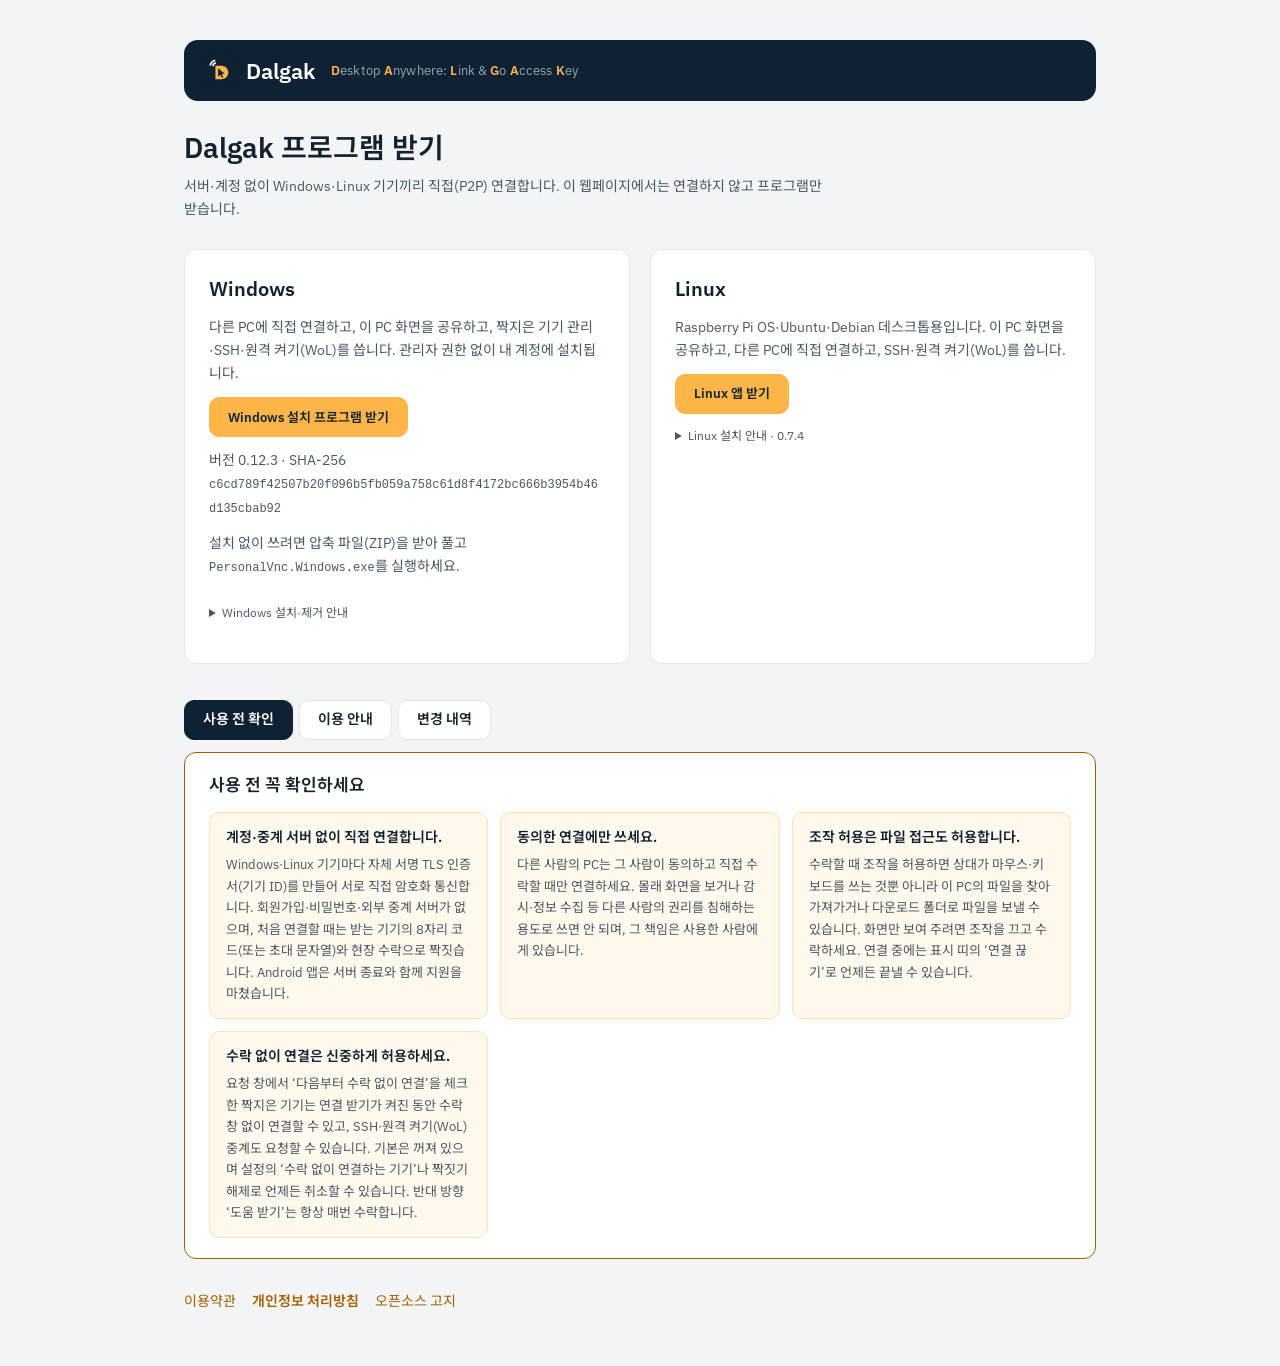
<file: index.html>
<!doctype html>
<html lang="ko">
  <head>
    <meta charset="UTF-8" />
    <meta name="viewport" content="width=device-width,initial-scale=1" />
    <meta name="description" content="Dalgak Windows·Linux P2P 원격 연결 프로그램 받기" />
    <link rel="icon" href="data:image/svg+xml,%3Csvg%20xmlns%3D%22http%3A%2F%2Fwww.w3.org%2F2000%2Fsvg%22%20viewBox%3D%220%200%2032%2032%22%3E%3Crect%20width%3D%2232%22%20height%3D%2232%22%20rx%3D%228%22%20fill%3D%22%230F2233%22%2F%3E%3Cg%20transform%3D%22translate%283.84%203.84%29%20scale%28.76%29%22%3E%3Cpath%20d%3D%22M10%209h8a9%209%200%200%201%200%2018h-8z%22%20fill%3D%22%23FFB547%22%2F%3E%3Cpath%20d%3D%22M13.5%2012.5v11l2.9-2.7%202%204.2%201.9-.8-2-4.2%204-.3z%22%20fill%3D%22%230F2233%22%2F%3E%3Cpath%20d%3D%22M6.65%208.83A4.5%204.5%200%200%201%209.83%205.65M3.27%207.93A8%208%200%200%201%208.93%202.27%22%20fill%3D%22none%22%20stroke%3D%22%23fff%22%20stroke-width%3D%222.2%22%20stroke-linecap%3D%22round%22%2F%3E%3C%2Fg%3E%3C%2Fsvg%3E" />
    <title>Dalgak · 프로그램 받기</title>
    <script type="module" crossorigin src="./assets/index-BhmVW_pP.js"></script>
    <link rel="modulepreload" crossorigin href="./assets/style-BzFZ3Hjp.js">
    <link rel="stylesheet" crossorigin href="./assets/style-Cl3IRGmB.css">
    <link rel="stylesheet" crossorigin href="./assets/index-DX-sBNxT.css">
  </head>
  <body>
    <div id="app"></div>
  </body>
</html>
</file>
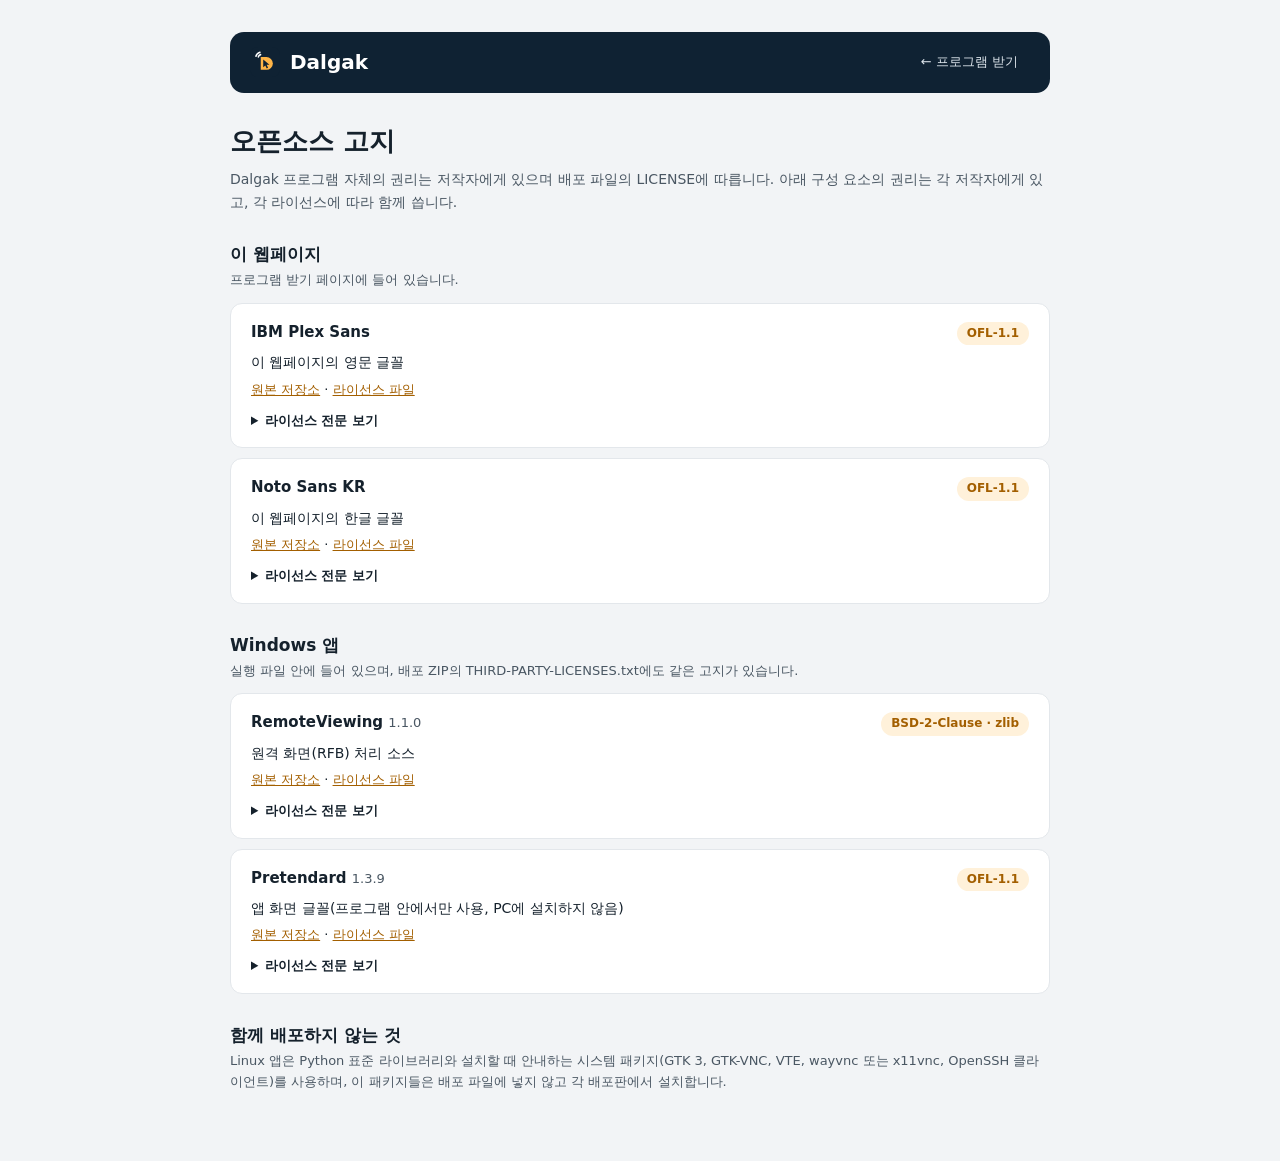
<file: licenses/index.html>
<!doctype html><html lang="ko"><head><meta charset="utf-8"><meta name="viewport" content="width=device-width,initial-scale=1"><title>Dalgak · 오픈소스 고지</title><link rel="stylesheet" href="licenses.css"></head><body><main>
<header class="band"><svg class="mark" viewBox="0 0 32 32" aria-hidden="true"><rect width="32" height="32" rx="8" fill="#0F2233"/><g transform="translate(3.84 3.84) scale(.76)"><path d="M10 9h8a9 9 0 0 1 0 18h-8z" fill="#FFB547"/><path d="M13.5 12.5v11l2.9-2.7 2 4.2 1.9-.8-2-4.2 4-.3z" fill="#0F2233"/><path d="M6.65 8.83A4.5 4.5 0 0 1 9.83 5.65M3.27 7.93A8 8 0 0 1 8.93 2.27" fill="none" stroke="#fff" stroke-width="2.2" stroke-linecap="round"/></g></svg><span>Dalgak</span><a class="back" href="../">← 프로그램 받기</a></header>
<h1>오픈소스 고지</h1>
<p class="intro">Dalgak 프로그램 자체의 권리는 저작자에게 있으며 배포 파일의 LICENSE에 따릅니다. 아래 구성 요소의 권리는 각 저작자에게 있고, 각 라이선스에 따라 함께 씁니다.</p>
<section aria-labelledby="g0"><h2 id="g0">이 웹페이지</h2><p class="note">프로그램 받기 페이지에 들어 있습니다.</p><article class="item"><div class="head"><h3>IBM Plex Sans</h3><span class="license">OFL-1.1</span></div>
<p>이 웹페이지의 영문 글꼴</p><p class="links"><a href="https://github.com/IBM/plex" rel="noreferrer">원본 저장소</a> · <a href="ibm-plex-ofl.txt">라이선스 파일</a></p>
<details><summary>라이선스 전문 보기</summary><pre>Copyright 2019 IBM Corp. All rights reserved. IBMPlexSans-Italic[wdth,wght].ttf: Copyright 2019 IBM Corp. All rights reserved.

This Font Software is licensed under the SIL Open Font License, Version 1.1.
This license is copied below, and is also available with a FAQ at:
http://scripts.sil.org/OFL


-----------------------------------------------------------
SIL OPEN FONT LICENSE Version 1.1 - 26 February 2007
-----------------------------------------------------------

PREAMBLE
The goals of the Open Font License (OFL) are to stimulate worldwide
development of collaborative font projects, to support the font creation
efforts of academic and linguistic communities, and to provide a free and
open framework in which fonts may be shared and improved in partnership
with others.

The OFL allows the licensed fonts to be used, studied, modified and
redistributed freely as long as they are not sold by themselves. The
fonts, including any derivative works, can be bundled, embedded,
redistributed and/or sold with any software provided that any reserved
names are not used by derivative works. The fonts and derivatives,
however, cannot be released under any other type of license. The
requirement for fonts to remain under this license does not apply
to any document created using the fonts or their derivatives.

DEFINITIONS
&quot;Font Software&quot; refers to the set of files released by the Copyright
Holder(s) under this license and clearly marked as such. This may
include source files, build scripts and documentation.

&quot;Reserved Font Name&quot; refers to any names specified as such after the
copyright statement(s).

&quot;Original Version&quot; refers to the collection of Font Software components as
distributed by the Copyright Holder(s).

&quot;Modified Version&quot; refers to any derivative made by adding to, deleting,
or substituting -- in part or in whole -- any of the components of the
Original Version, by changing formats or by porting the Font Software to a
new environment.

&quot;Author&quot; refers to any designer, engineer, programmer, technical
writer or other person who contributed to the Font Software.

PERMISSION &amp; CONDITIONS
Permission is hereby granted, free of charge, to any person obtaining
a copy of the Font Software, to use, study, copy, merge, embed, modify,
redistribute, and sell modified and unmodified copies of the Font
Software, subject to the following conditions:

1) Neither the Font Software nor any of its individual components,
in Original or Modified Versions, may be sold by itself.

2) Original or Modified Versions of the Font Software may be bundled,
redistributed and/or sold with any software, provided that each copy
contains the above copyright notice and this license. These can be
included either as stand-alone text files, human-readable headers or
in the appropriate machine-readable metadata fields within text or
binary files as long as those fields can be easily viewed by the user.

3) No Modified Version of the Font Software may use the Reserved Font
Name(s) unless explicit written permission is granted by the corresponding
Copyright Holder. This restriction only applies to the primary font name as
presented to the users.

4) The name(s) of the Copyright Holder(s) or the Author(s) of the Font
Software shall not be used to promote, endorse or advertise any
Modified Version, except to acknowledge the contribution(s) of the
Copyright Holder(s) and the Author(s) or with their explicit written
permission.

5) The Font Software, modified or unmodified, in part or in whole,
must be distributed entirely under this license, and must not be
distributed under any other license. The requirement for fonts to
remain under this license does not apply to any document created
using the Font Software.

TERMINATION
This license becomes null and void if any of the above conditions are
not met.

DISCLAIMER
THE FONT SOFTWARE IS PROVIDED &quot;AS IS&quot;, WITHOUT WARRANTY OF ANY KIND,
EXPRESS OR IMPLIED, INCLUDING BUT NOT LIMITED TO ANY WARRANTIES OF
MERCHANTABILITY, FITNESS FOR A PARTICULAR PURPOSE AND NONINFRINGEMENT
OF COPYRIGHT, PATENT, TRADEMARK, OR OTHER RIGHT. IN NO EVENT SHALL THE
COPYRIGHT HOLDER BE LIABLE FOR ANY CLAIM, DAMAGES OR OTHER LIABILITY,
INCLUDING ANY GENERAL, SPECIAL, INDIRECT, INCIDENTAL, OR CONSEQUENTIAL
DAMAGES, WHETHER IN AN ACTION OF CONTRACT, TORT OR OTHERWISE, ARISING
FROM, OUT OF THE USE OR INABILITY TO USE THE FONT SOFTWARE OR FROM
OTHER DEALINGS IN THE FONT SOFTWARE.</pre></details></article>
<article class="item"><div class="head"><h3>Noto Sans KR</h3><span class="license">OFL-1.1</span></div>
<p>이 웹페이지의 한글 글꼴</p><p class="links"><a href="https://github.com/notofonts/noto-cjk" rel="noreferrer">원본 저장소</a> · <a href="noto-sans-ofl.txt">라이선스 파일</a></p>
<details><summary>라이선스 전문 보기</summary><pre>Google Inc.

This Font Software is licensed under the SIL Open Font License, Version 1.1.
This license is copied below, and is also available with a FAQ at:
http://scripts.sil.org/OFL


-----------------------------------------------------------
SIL OPEN FONT LICENSE Version 1.1 - 26 February 2007
-----------------------------------------------------------

PREAMBLE
The goals of the Open Font License (OFL) are to stimulate worldwide
development of collaborative font projects, to support the font creation
efforts of academic and linguistic communities, and to provide a free and
open framework in which fonts may be shared and improved in partnership
with others.

The OFL allows the licensed fonts to be used, studied, modified and
redistributed freely as long as they are not sold by themselves. The
fonts, including any derivative works, can be bundled, embedded,
redistributed and/or sold with any software provided that any reserved
names are not used by derivative works. The fonts and derivatives,
however, cannot be released under any other type of license. The
requirement for fonts to remain under this license does not apply
to any document created using the fonts or their derivatives.

DEFINITIONS
&quot;Font Software&quot; refers to the set of files released by the Copyright
Holder(s) under this license and clearly marked as such. This may
include source files, build scripts and documentation.

&quot;Reserved Font Name&quot; refers to any names specified as such after the
copyright statement(s).

&quot;Original Version&quot; refers to the collection of Font Software components as
distributed by the Copyright Holder(s).

&quot;Modified Version&quot; refers to any derivative made by adding to, deleting,
or substituting -- in part or in whole -- any of the components of the
Original Version, by changing formats or by porting the Font Software to a
new environment.

&quot;Author&quot; refers to any designer, engineer, programmer, technical
writer or other person who contributed to the Font Software.

PERMISSION &amp; CONDITIONS
Permission is hereby granted, free of charge, to any person obtaining
a copy of the Font Software, to use, study, copy, merge, embed, modify,
redistribute, and sell modified and unmodified copies of the Font
Software, subject to the following conditions:

1) Neither the Font Software nor any of its individual components,
in Original or Modified Versions, may be sold by itself.

2) Original or Modified Versions of the Font Software may be bundled,
redistributed and/or sold with any software, provided that each copy
contains the above copyright notice and this license. These can be
included either as stand-alone text files, human-readable headers or
in the appropriate machine-readable metadata fields within text or
binary files as long as those fields can be easily viewed by the user.

3) No Modified Version of the Font Software may use the Reserved Font
Name(s) unless explicit written permission is granted by the corresponding
Copyright Holder. This restriction only applies to the primary font name as
presented to the users.

4) The name(s) of the Copyright Holder(s) or the Author(s) of the Font
Software shall not be used to promote, endorse or advertise any
Modified Version, except to acknowledge the contribution(s) of the
Copyright Holder(s) and the Author(s) or with their explicit written
permission.

5) The Font Software, modified or unmodified, in part or in whole,
must be distributed entirely under this license, and must not be
distributed under any other license. The requirement for fonts to
remain under this license does not apply to any document created
using the Font Software.

TERMINATION
This license becomes null and void if any of the above conditions are
not met.

DISCLAIMER
THE FONT SOFTWARE IS PROVIDED &quot;AS IS&quot;, WITHOUT WARRANTY OF ANY KIND,
EXPRESS OR IMPLIED, INCLUDING BUT NOT LIMITED TO ANY WARRANTIES OF
MERCHANTABILITY, FITNESS FOR A PARTICULAR PURPOSE AND NONINFRINGEMENT
OF COPYRIGHT, PATENT, TRADEMARK, OR OTHER RIGHT. IN NO EVENT SHALL THE
COPYRIGHT HOLDER BE LIABLE FOR ANY CLAIM, DAMAGES OR OTHER LIABILITY,
INCLUDING ANY GENERAL, SPECIAL, INDIRECT, INCIDENTAL, OR CONSEQUENTIAL
DAMAGES, WHETHER IN AN ACTION OF CONTRACT, TORT OR OTHERWISE, ARISING
FROM, OUT OF THE USE OR INABILITY TO USE THE FONT SOFTWARE OR FROM
OTHER DEALINGS IN THE FONT SOFTWARE.</pre></details></article></section>
<section aria-labelledby="g1"><h2 id="g1">Windows 앱</h2><p class="note">실행 파일 안에 들어 있으며, 배포 ZIP의 THIRD-PARTY-LICENSES.txt에도 같은 고지가 있습니다.</p><article class="item"><div class="head"><h3>RemoteViewing <span class="version">1.1.0</span></h3><span class="license">BSD-2-Clause · zlib</span></div>
<p>원격 화면(RFB) 처리 소스</p><p class="links"><a href="https://github.com/SeekHisKingdom/RemoteViewing/tree/0a02982ae23f2bbf1c0da18866d256304e0e2f86" rel="noreferrer">원본 저장소</a> · <a href="remoteviewing-bsd.txt">라이선스 파일</a></p>
<details><summary>라이선스 전문 보기</summary><pre>RemoteViewing VNC Client/Server Library for .NET
Copyright (c) 2013, 2016-2018, 2025 James F. Bellinger &lt;http://software.seekye.com/remoteviewing&gt;
All rights reserved.

Redistribution and use in source and binary forms, with or without
modification, are permitted provided that the following conditions are met: 

1. Redistributions of source code must retain the above copyright notice, this
   list of conditions and the following disclaimer. 
2. Redistributions in binary form must reproduce the above copyright notice,
   this list of conditions and the following disclaimer in the documentation
   and/or other materials provided with the distribution. 

THIS SOFTWARE IS PROVIDED BY THE COPYRIGHT HOLDERS AND CONTRIBUTORS &quot;AS IS&quot; AND
ANY EXPRESS OR IMPLIED WARRANTIES, INCLUDING, BUT NOT LIMITED TO, THE IMPLIED
WARRANTIES OF MERCHANTABILITY AND FITNESS FOR A PARTICULAR PURPOSE ARE
DISCLAIMED. IN NO EVENT SHALL THE COPYRIGHT OWNER OR CONTRIBUTORS BE LIABLE FOR
ANY DIRECT, INDIRECT, INCIDENTAL, SPECIAL, EXEMPLARY, OR CONSEQUENTIAL DAMAGES
(INCLUDING, BUT NOT LIMITED TO, PROCUREMENT OF SUBSTITUTE GOODS OR SERVICES;
LOSS OF USE, DATA, OR PROFITS; OR BUSINESS INTERRUPTION) HOWEVER CAUSED AND
ON ANY THEORY OF LIABILITY, WHETHER IN CONTRACT, STRICT LIABILITY, OR TORT
(INCLUDING NEGLIGENCE OR OTHERWISE) ARISING IN ANY WAY OUT OF THE USE OF THIS
SOFTWARE, EVEN IF ADVISED OF THE POSSIBILITY OF SUCH DAMAGE.


For its zlib compression support, RemoteViewing contains a C# port of zlib&#39;s deflate code.
zlib&#39;s license is as follows:

Copyright notice:

 (C) 1995-2022 Jean-loup Gailly and Mark Adler

  This software is provided &#39;as-is&#39;, without any express or implied
  warranty.  In no event will the authors be held liable for any damages
  arising from the use of this software.

  Permission is granted to anyone to use this software for any purpose,
  including commercial applications, and to alter it and redistribute it
  freely, subject to the following restrictions:

  1. The origin of this software must not be misrepresented; you must not
     claim that you wrote the original software. If you use this software
     in a product, an acknowledgment in the product documentation would be
     appreciated but is not required.
  2. Altered source versions must be plainly marked as such, and must not be
     misrepresented as being the original software.
  3. This notice may not be removed or altered from any source distribution.

  Jean-loup Gailly        Mark Adler
  jloup@gzip.org          madler@alumni.caltech.edu</pre></details></article>
<article class="item"><div class="head"><h3>Pretendard <span class="version">1.3.9</span></h3><span class="license">OFL-1.1</span></div>
<p>앱 화면 글꼴(프로그램 안에서만 사용, PC에 설치하지 않음)</p><p class="links"><a href="https://github.com/orioncactus/pretendard/tree/v1.3.9" rel="noreferrer">원본 저장소</a> · <a href="pretendard-ofl.txt">라이선스 파일</a></p>
<details><summary>라이선스 전문 보기</summary><pre>Copyright (c) 2021, Kil Hyung-jin (https://github.com/orioncactus/pretendard),
with Reserved Font Name Pretendard.

This Font Software is licensed under the SIL Open Font License, Version 1.1.
This license is copied below, and is also available with a FAQ at:
https://scripts.sil.org/OFL


-----------------------------------------------------------
SIL OPEN FONT LICENSE Version 1.1 - 26 February 2007
-----------------------------------------------------------

PREAMBLE
The goals of the Open Font License (OFL) are to stimulate worldwide
development of collaborative font projects, to support the font creation
efforts of academic and linguistic communities, and to provide a free and
open framework in which fonts may be shared and improved in partnership
with others.

The OFL allows the licensed fonts to be used, studied, modified and
redistributed freely as long as they are not sold by themselves. The
fonts, including any derivative works, can be bundled, embedded, 
redistributed and/or sold with any software provided that any reserved
names are not used by derivative works. The fonts and derivatives,
however, cannot be released under any other type of license. The
requirement for fonts to remain under this license does not apply
to any document created using the fonts or their derivatives.

DEFINITIONS
&quot;Font Software&quot; refers to the set of files released by the Copyright
Holder(s) under this license and clearly marked as such. This may
include source files, build scripts and documentation.

&quot;Reserved Font Name&quot; refers to any names specified as such after the
copyright statement(s).

&quot;Original Version&quot; refers to the collection of Font Software components as
distributed by the Copyright Holder(s).

&quot;Modified Version&quot; refers to any derivative made by adding to, deleting,
or substituting -- in part or in whole -- any of the components of the
Original Version, by changing formats or by porting the Font Software to a
new environment.

&quot;Author&quot; refers to any designer, engineer, programmer, technical
writer or other person who contributed to the Font Software.

PERMISSION &amp; CONDITIONS
Permission is hereby granted, free of charge, to any person obtaining
a copy of the Font Software, to use, study, copy, merge, embed, modify,
redistribute, and sell modified and unmodified copies of the Font
Software, subject to the following conditions:

1) Neither the Font Software nor any of its individual components,
in Original or Modified Versions, may be sold by itself.

2) Original or Modified Versions of the Font Software may be bundled,
redistributed and/or sold with any software, provided that each copy
contains the above copyright notice and this license. These can be
included either as stand-alone text files, human-readable headers or
in the appropriate machine-readable metadata fields within text or
binary files as long as those fields can be easily viewed by the user.

3) No Modified Version of the Font Software may use the Reserved Font
Name(s) unless explicit written permission is granted by the corresponding
Copyright Holder. This restriction only applies to the primary font name as
presented to the users.

4) The name(s) of the Copyright Holder(s) or the Author(s) of the Font
Software shall not be used to promote, endorse or advertise any
Modified Version, except to acknowledge the contribution(s) of the
Copyright Holder(s) and the Author(s) or with their explicit written
permission.

5) The Font Software, modified or unmodified, in part or in whole,
must be distributed entirely under this license, and must not be
distributed under any other license. The requirement for fonts to
remain under this license does not apply to any document created
using the Font Software.

TERMINATION
This license becomes null and void if any of the above conditions are
not met.

DISCLAIMER
THE FONT SOFTWARE IS PROVIDED &quot;AS IS&quot;, WITHOUT WARRANTY OF ANY KIND,
EXPRESS OR IMPLIED, INCLUDING BUT NOT LIMITED TO ANY WARRANTIES OF
MERCHANTABILITY, FITNESS FOR A PARTICULAR PURPOSE AND NONINFRINGEMENT
OF COPYRIGHT, PATENT, TRADEMARK, OR OTHER RIGHT. IN NO EVENT SHALL THE
COPYRIGHT HOLDER BE LIABLE FOR ANY CLAIM, DAMAGES OR OTHER LIABILITY,
INCLUDING ANY GENERAL, SPECIAL, INDIRECT, INCIDENTAL, OR CONSEQUENTIAL
DAMAGES, WHETHER IN AN ACTION OF CONTRACT, TORT OR OTHERWISE, ARISING
FROM, OUT OF THE USE OR INABILITY TO USE THE FONT SOFTWARE OR FROM
OTHER DEALINGS IN THE FONT SOFTWARE.</pre></details></article></section>
<section aria-labelledby="gx"><h2 id="gx">함께 배포하지 않는 것</h2><p class="note">Linux 앱은 Python 표준 라이브러리와 설치할 때 안내하는 시스템 패키지(GTK 3, GTK-VNC, VTE, wayvnc 또는 x11vnc, OpenSSH 클라이언트)를 사용하며, 이 패키지들은 배포 파일에 넣지 않고 각 배포판에서 설치합니다.</p></section>
</main></body></html>
</file>
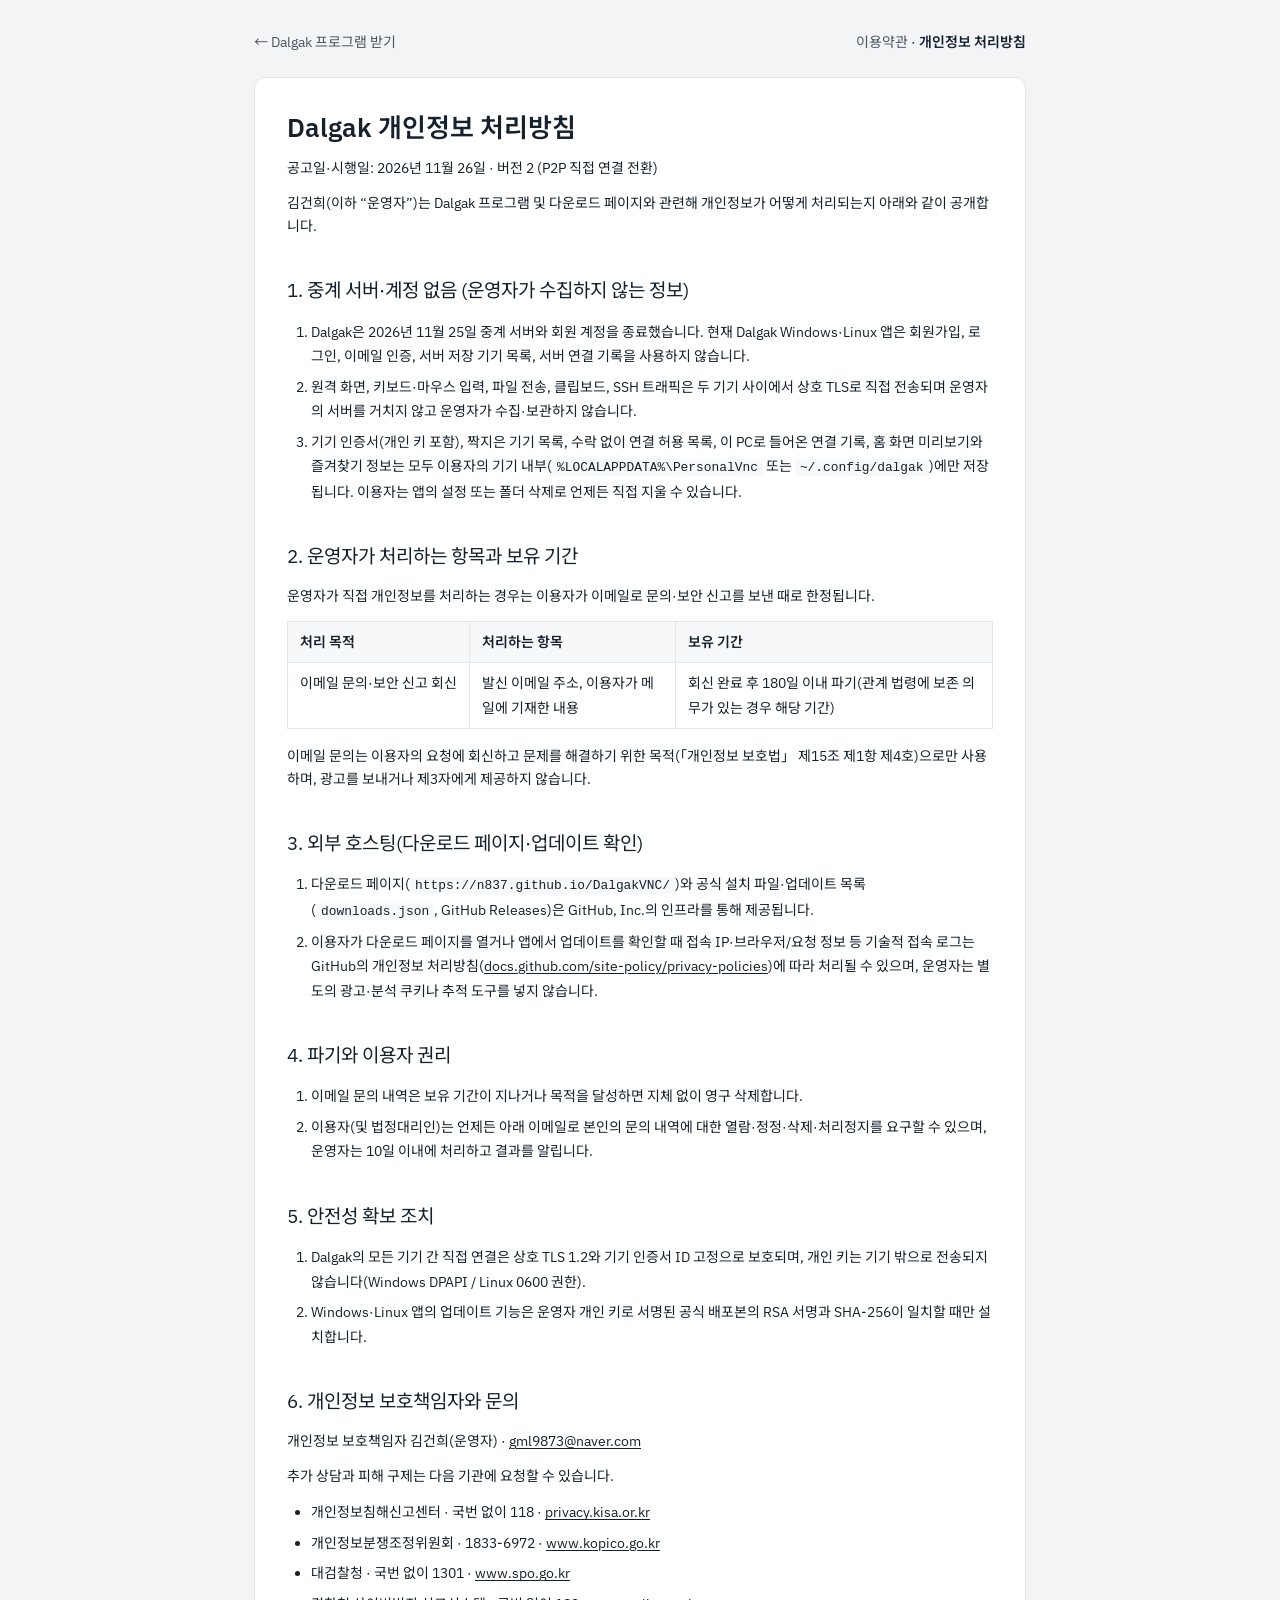
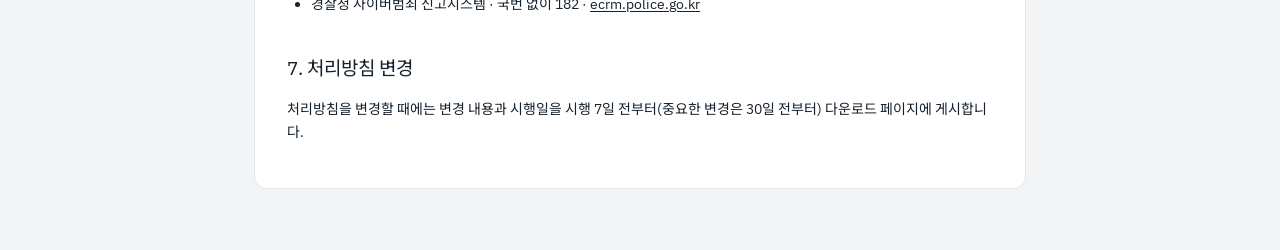
<file: privacy.html>
<!doctype html>
<html lang="ko">
  <head>
    <meta charset="UTF-8" />
    <meta name="viewport" content="width=device-width,initial-scale=1" />
    <meta name="description" content="Dalgak 개인정보 처리방침" />
    <link rel="icon" href="data:image/svg+xml,%3Csvg%20xmlns%3D%22http%3A%2F%2Fwww.w3.org%2F2000%2Fsvg%22%20viewBox%3D%220%200%2032%2032%22%3E%3Crect%20width%3D%2232%22%20height%3D%2232%22%20rx%3D%228%22%20fill%3D%22%230F2233%22%2F%3E%3Cg%20transform%3D%22translate%283.84%203.84%29%20scale%28.76%29%22%3E%3Cpath%20d%3D%22M10%209h8a9%209%200%200%201%200%2018h-8z%22%20fill%3D%22%23FFB547%22%2F%3E%3Cpath%20d%3D%22M13.5%2012.5v11l2.9-2.7%202%204.2%201.9-.8-2-4.2%204-.3z%22%20fill%3D%22%230F2233%22%2F%3E%3Cpath%20d%3D%22M6.65%208.83A4.5%204.5%200%200%201%209.83%205.65M3.27%207.93A8%208%200%200%201%208.93%202.27%22%20fill%3D%22none%22%20stroke%3D%22%23fff%22%20stroke-width%3D%222.2%22%20stroke-linecap%3D%22round%22%2F%3E%3C%2Fg%3E%3C%2Fsvg%3E" />
    <title>Dalgak · 개인정보 처리방침</title>
    <script type="module" crossorigin src="./assets/style-BzFZ3Hjp.js"></script>
    <script type="module" crossorigin src="./assets/legal-CKOOF4g_.js"></script>
    <link rel="stylesheet" crossorigin href="./assets/style-Cl3IRGmB.css">
  </head>
  <body data-page="privacy">
    <div id="app"></div>
  </body>
</html>
</file>
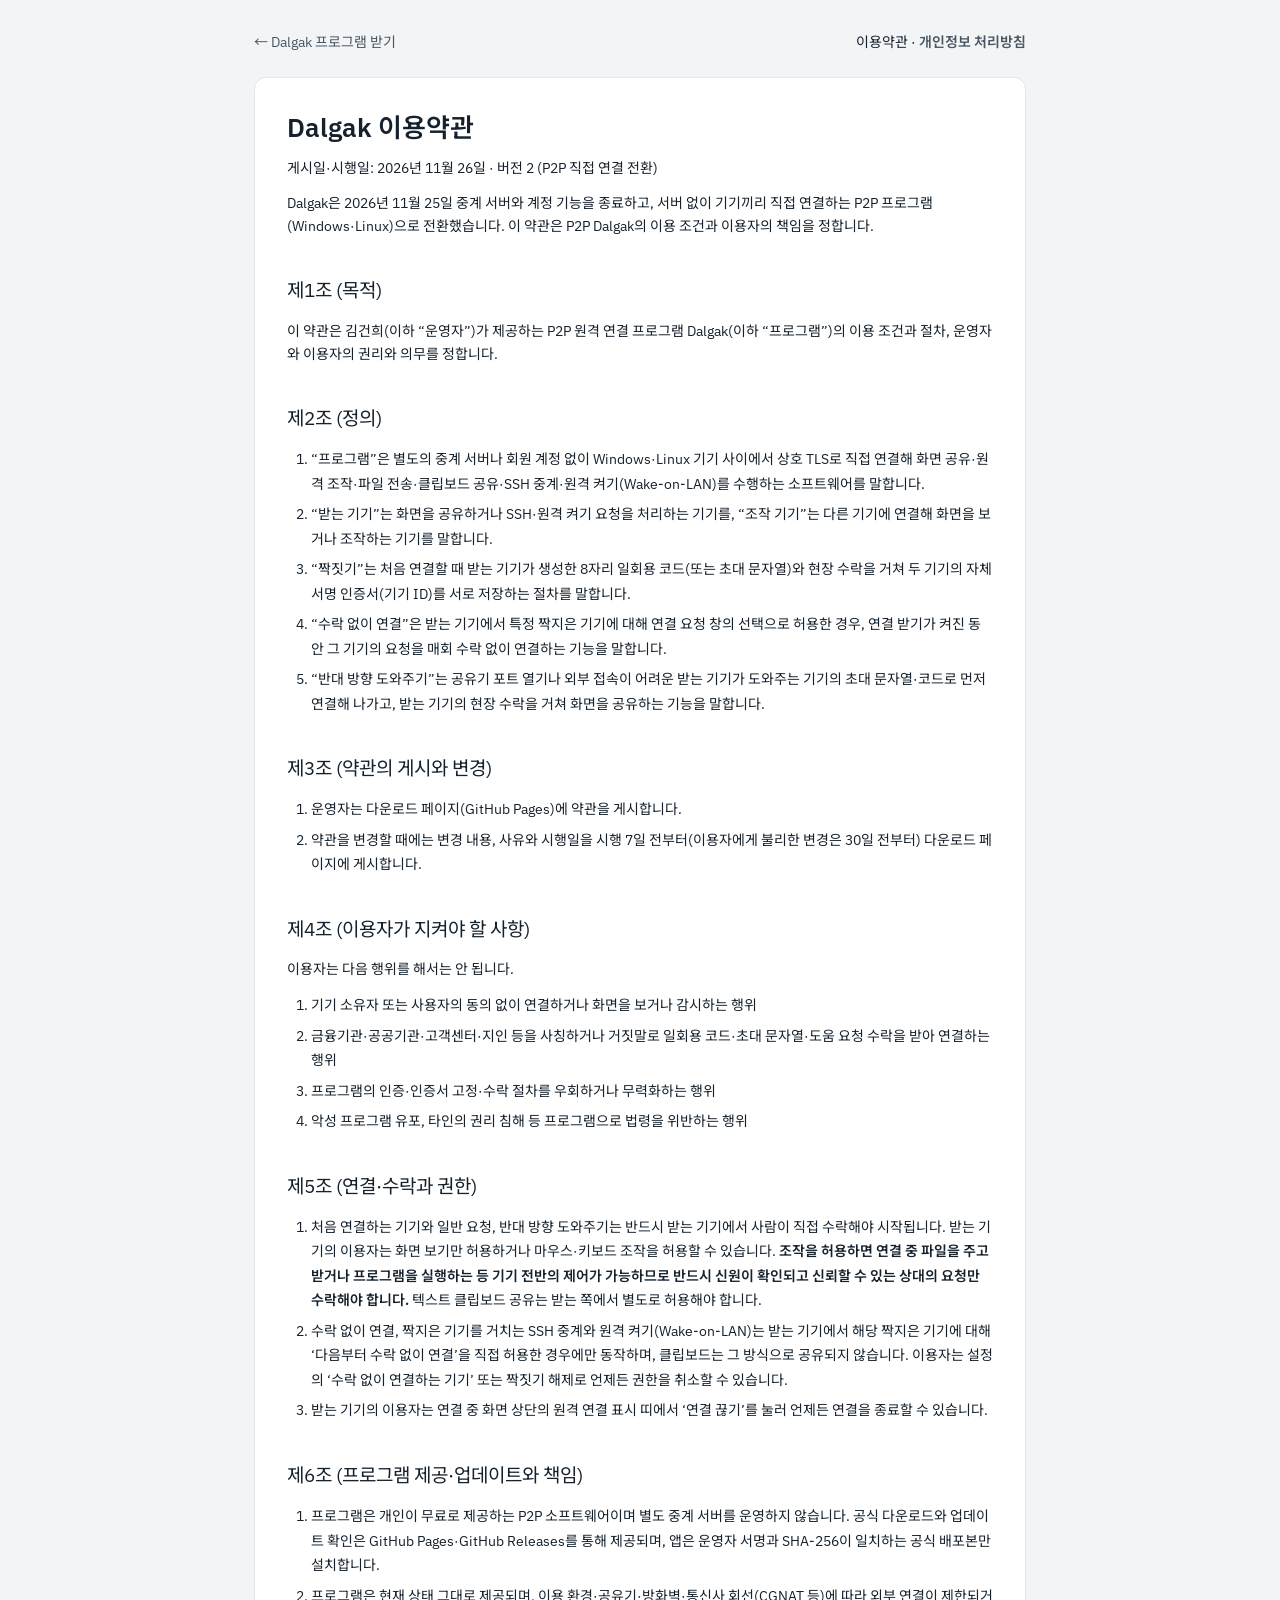
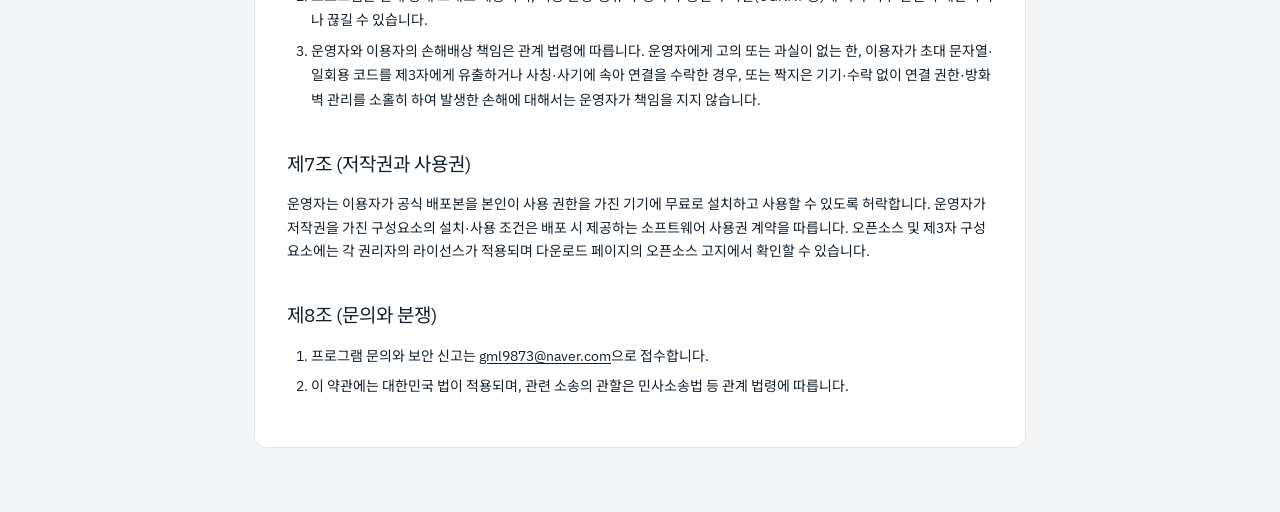
<file: terms.html>
<!doctype html>
<html lang="ko">
  <head>
    <meta charset="UTF-8" />
    <meta name="viewport" content="width=device-width,initial-scale=1" />
    <meta name="description" content="Dalgak 이용약관" />
    <link rel="icon" href="data:image/svg+xml,%3Csvg%20xmlns%3D%22http%3A%2F%2Fwww.w3.org%2F2000%2Fsvg%22%20viewBox%3D%220%200%2032%2032%22%3E%3Crect%20width%3D%2232%22%20height%3D%2232%22%20rx%3D%228%22%20fill%3D%22%230F2233%22%2F%3E%3Cg%20transform%3D%22translate%283.84%203.84%29%20scale%28.76%29%22%3E%3Cpath%20d%3D%22M10%209h8a9%209%200%200%201%200%2018h-8z%22%20fill%3D%22%23FFB547%22%2F%3E%3Cpath%20d%3D%22M13.5%2012.5v11l2.9-2.7%202%204.2%201.9-.8-2-4.2%204-.3z%22%20fill%3D%22%230F2233%22%2F%3E%3Cpath%20d%3D%22M6.65%208.83A4.5%204.5%200%200%201%209.83%205.65M3.27%207.93A8%208%200%200%201%208.93%202.27%22%20fill%3D%22none%22%20stroke%3D%22%23fff%22%20stroke-width%3D%222.2%22%20stroke-linecap%3D%22round%22%2F%3E%3C%2Fg%3E%3C%2Fsvg%3E" />
    <title>Dalgak · 이용약관</title>
    <script type="module" crossorigin src="./assets/style-BzFZ3Hjp.js"></script>
    <script type="module" crossorigin src="./assets/legal-CKOOF4g_.js"></script>
    <link rel="stylesheet" crossorigin href="./assets/style-Cl3IRGmB.css">
  </head>
  <body data-page="terms">
    <div id="app"></div>
  </body>
</html>
</file>
<file: assets/style-Cl3IRGmB.css>
@font-face{font-family:IBM Plex Sans;font-style:normal;font-display:swap;font-weight:400;src:url(./ibm-plex-sans-cyrillic-ext-400-normal-g30qAdWV.woff2)format("woff2"),url(./ibm-plex-sans-cyrillic-ext-400-normal-Dsrv2Tcn.woff)format("woff");unicode-range:U+460-52F,U+1C80-1C8A,U+20B4,U+2DE0-2DFF,U+A640-A69F,U+FE2E-FE2F}@font-face{font-family:IBM Plex Sans;font-style:normal;font-display:swap;font-weight:400;src:url(./ibm-plex-sans-cyrillic-400-normal-DZqxrq2p.woff2)format("woff2"),url(./ibm-plex-sans-cyrillic-400-normal-BTotfTJu.woff)format("woff");unicode-range:U+301,U+400-45F,U+490-491,U+4B0-4B1,U+2116}@font-face{font-family:IBM Plex Sans;font-style:normal;font-display:swap;font-weight:400;src:url(./ibm-plex-sans-greek-400-normal-_efipK4i.woff2)format("woff2"),url(./ibm-plex-sans-greek-400-normal-D9ESIMu3.woff)format("woff");unicode-range:U+370-377,U+37A-37F,U+384-38A,U+38C,U+38E-3A1,U+3A3-3FF}@font-face{font-family:IBM Plex Sans;font-style:normal;font-display:swap;font-weight:400;src:url(./ibm-plex-sans-vietnamese-400-normal-DG4YqDda.woff2)format("woff2"),url(./ibm-plex-sans-vietnamese-400-normal-fK1oJ5dG.woff)format("woff");unicode-range:U+102-103,U+110-111,U+128-129,U+168-169,U+1A0-1A1,U+1AF-1B0,U+300-301,U+303-304,U+308-309,U+323,U+329,U+1EA0-1EF9,U+20AB}@font-face{font-family:IBM Plex Sans;font-style:normal;font-display:swap;font-weight:400;src:url(./ibm-plex-sans-latin-ext-400-normal-C5H60-Va.woff2)format("woff2"),url(./ibm-plex-sans-latin-ext-400-normal-RBey6euL.woff)format("woff");unicode-range:U+100-2BA,U+2BD-2C5,U+2C7-2CC,U+2CE-2D7,U+2DD-2FF,U+304,U+308,U+329,U+1D00-1DBF,U+1E00-1E9F,U+1EF2-1EFF,U+2020,U+20A0-20AB,U+20AD-20C0,U+2113,U+2C60-2C7F,U+A720-A7FF}@font-face{font-family:IBM Plex Sans;font-style:normal;font-display:swap;font-weight:400;src:url(./ibm-plex-sans-latin-400-normal-CDDApCn2.woff2)format("woff2"),url(./ibm-plex-sans-latin-400-normal-CYLoc0-x.woff)format("woff");unicode-range:U+??,U+131,U+152-153,U+2BB-2BC,U+2C6,U+2DA,U+2DC,U+304,U+308,U+329,U+2000-206F,U+20AC,U+2122,U+2191,U+2193,U+2212,U+2215,U+FEFF,U+FFFD}@font-face{font-family:IBM Plex Sans;font-style:normal;font-display:swap;font-weight:600;src:url(./ibm-plex-sans-cyrillic-ext-600-normal-DUMzJB7m.woff2)format("woff2"),url(./ibm-plex-sans-cyrillic-ext-600-normal-Bz0x94Yp.woff)format("woff");unicode-range:U+460-52F,U+1C80-1C8A,U+20B4,U+2DE0-2DFF,U+A640-A69F,U+FE2E-FE2F}@font-face{font-family:IBM Plex Sans;font-style:normal;font-display:swap;font-weight:600;src:url(./ibm-plex-sans-cyrillic-600-normal-71GNu3SW.woff2)format("woff2"),url(./ibm-plex-sans-cyrillic-600-normal-BGq0mW3O.woff)format("woff");unicode-range:U+301,U+400-45F,U+490-491,U+4B0-4B1,U+2116}@font-face{font-family:IBM Plex Sans;font-style:normal;font-display:swap;font-weight:600;src:url(./ibm-plex-sans-greek-600-normal-DzTrcv_p.woff2)format("woff2"),url(./ibm-plex-sans-greek-600-normal-D-CqTdkO.woff)format("woff");unicode-range:U+370-377,U+37A-37F,U+384-38A,U+38C,U+38E-3A1,U+3A3-3FF}@font-face{font-family:IBM Plex Sans;font-style:normal;font-display:swap;font-weight:600;src:url(./ibm-plex-sans-vietnamese-600-normal-DpPYBSTl.woff2)format("woff2"),url(./ibm-plex-sans-vietnamese-600-normal-DgdngZtN.woff)format("woff");unicode-range:U+102-103,U+110-111,U+128-129,U+168-169,U+1A0-1A1,U+1AF-1B0,U+300-301,U+303-304,U+308-309,U+323,U+329,U+1EA0-1EF9,U+20AB}@font-face{font-family:IBM Plex Sans;font-style:normal;font-display:swap;font-weight:600;src:url(./ibm-plex-sans-latin-ext-600-normal-DOrvGEcy.woff2)format("woff2"),url(./ibm-plex-sans-latin-ext-600-normal-DIrixKbi.woff)format("woff");unicode-range:U+100-2BA,U+2BD-2C5,U+2C7-2CC,U+2CE-2D7,U+2DD-2FF,U+304,U+308,U+329,U+1D00-1DBF,U+1E00-1E9F,U+1EF2-1EFF,U+2020,U+20A0-20AB,U+20AD-20C0,U+2113,U+2C60-2C7F,U+A720-A7FF}@font-face{font-family:IBM Plex Sans;font-style:normal;font-display:swap;font-weight:600;src:url(./ibm-plex-sans-latin-600-normal-CuJfVYMP.woff2)format("woff2"),url(./ibm-plex-sans-latin-600-normal-Cu4Hd6ag.woff)format("woff");unicode-range:U+??,U+131,U+152-153,U+2BB-2BC,U+2C6,U+2DA,U+2DC,U+304,U+308,U+329,U+2000-206F,U+20AC,U+2122,U+2191,U+2193,U+2212,U+2215,U+FEFF,U+FFFD}@font-face{font-family:Noto Sans KR;font-style:normal;font-display:swap;font-weight:400;src:url(./noto-sans-kr-0-400-normal-DvHKOTBK.woff2)format("woff2"),url(./noto-sans-kr-0-400-normal-Dk1zEwO4.woff)format("woff");unicode-range:U+F9CA-FA0B,U+FF03-FF05,U+FF07,U+FF0A-FF0B,U+FF0D-FF19,U+FF1B,U+FF1D,U+FF20-FF5B,U+FF5D,U+FFE0-FFE3,U+FFE5-FFE6}@font-face{font-family:Noto Sans KR;font-style:normal;font-display:swap;font-weight:400;src:url(./noto-sans-kr-1-400-normal-DsbtwyWE.woff2)format("woff2"),url(./noto-sans-kr-1-400-normal-DDoMGhu7.woff)format("woff");unicode-range:U+F92F-F980,U+F982-F9C9}@font-face{font-family:Noto Sans KR;font-style:normal;font-display:swap;font-weight:400;src:url(./noto-sans-kr-2-400-normal-BVVLmu2q.woff2)format("woff2"),url(./noto-sans-kr-2-400-normal-CNQ9MFHb.woff)format("woff");unicode-range:U+D723-D728,U+D72A-D733,U+D735-D748,U+D74A-D74F,U+D752-D753,U+D755-D757,U+D75A-D75F,U+D762-D764,U+D766-D768,U+D76A-D76B,U+D76D-D76F,U+D771-D787,U+D789-D78B,U+D78D-D78F,U+D791-D797,U+D79A,U+D79C,U+D79E-D7A3,U+F900-F909,U+F90B-F92E}@font-face{font-family:Noto Sans KR;font-style:normal;font-display:swap;font-weight:400;src:url(./noto-sans-kr-3-400-normal-DagkubNV.woff2)format("woff2"),url(./noto-sans-kr-3-400-normal-BXAGbfE-.woff)format("woff");unicode-range:U+D679-D68B,U+D68E-D69E,U+D6A0,U+D6A2-D6A7,U+D6A9-D6C3,U+D6C6-D6C7,U+D6C9-D6CB,U+D6CD-D6D3,U+D6D5-D6D6,U+D6D8-D6E3,U+D6E5-D6E7,U+D6E9-D6FB,U+D6FD-D717,U+D719-D71F,U+D721-D722}@font-face{font-family:Noto Sans KR;font-style:normal;font-display:swap;font-weight:400;src:url(./noto-sans-kr-4-400-normal-bNXKNoM1.woff2)format("woff2"),url(./noto-sans-kr-4-400-normal-fehc2BtM.woff)format("woff");unicode-range:U+D5BC-D5C7,U+D5CA-D5CB,U+D5CD-D5CF,U+D5D1-D5D7,U+D5D9-D5DA,U+D5DC,U+D5DE-D5E3,U+D5E6-D5E7,U+D5E9-D5EB,U+D5ED-D5F6,U+D5F8,U+D5FA-D5FF,U+D602-D603,U+D605-D607,U+D609-D60F,U+D612-D613,U+D616-D61B,U+D61D-D637,U+D63A-D63B,U+D63D-D63F,U+D641-D647,U+D64A-D64C,U+D64E-D653,U+D656-D657,U+D659-D65B,U+D65D-D666,U+D668,U+D66A-D678}@font-face{font-family:Noto Sans KR;font-style:normal;font-display:swap;font-weight:400;src:url(./noto-sans-kr-5-400-normal-DB4K_e6t.woff2)format("woff2"),url(./noto-sans-kr-5-400-normal-D7zIYotF.woff)format("woff");unicode-range:U+D507,U+D509-D50B,U+D50D-D513,U+D515-D53B,U+D53E-D53F,U+D541-D543,U+D545-D54C,U+D54E,U+D550,U+D552-D557,U+D55A-D55B,U+D55D-D55F,U+D561-D564,U+D566-D567,U+D56A,U+D56C,U+D56E-D573,U+D576-D577,U+D579-D583,U+D585-D586,U+D58A-D5A4,U+D5A6-D5BB}@font-face{font-family:Noto Sans KR;font-style:normal;font-display:swap;font-weight:400;src:url(./noto-sans-kr-6-400-normal-K-75XuCr.woff2)format("woff2"),url(./noto-sans-kr-6-400-normal-P6o_mDOa.woff)format("woff");unicode-range:U+D464-D477,U+D47A-D47B,U+D47D-D47F,U+D481-D487,U+D489-D48A,U+D48C,U+D48E-D4E7,U+D4E9-D503,U+D505-D506}@font-face{font-family:Noto Sans KR;font-style:normal;font-display:swap;font-weight:400;src:url(./noto-sans-kr-7-400-normal-BNllmanr.woff2)format("woff2"),url(./noto-sans-kr-7-400-normal-B91vUdpk.woff)format("woff");unicode-range:U+D3BF-D3C7,U+D3CA-D3CF,U+D3D1-D3EB,U+D3EE-D3EF,U+D3F1-D3F3,U+D3F5-D3FB,U+D3FD-D400,U+D402-D45B,U+D45D-D463}@font-face{font-family:Noto Sans KR;font-style:normal;font-display:swap;font-weight:400;src:url(./noto-sans-kr-8-400-normal-6GjUi_05.woff2)format("woff2"),url(./noto-sans-kr-8-400-normal-ZHSJ7wDg.woff)format("woff");unicode-range:U+D2FF,U+D302-D304,U+D306-D30B,U+D30F,U+D311-D313,U+D315-D31B,U+D31E,U+D322-D324,U+D326-D327,U+D32A-D32B,U+D32D-D32F,U+D331-D337,U+D339-D33C,U+D33E-D37B,U+D37E-D37F,U+D381-D383,U+D385-D38B,U+D38E-D390,U+D392-D397,U+D39A-D39B,U+D39D-D39F,U+D3A1-D3A7,U+D3A9-D3AA,U+D3AC,U+D3AE-D3B3,U+D3B5-D3B7,U+D3B9-D3BB,U+D3BD-D3BE}@font-face{font-family:Noto Sans KR;font-style:normal;font-display:swap;font-weight:400;src:url(./noto-sans-kr-9-400-normal-CWyIfS8k.woff2)format("woff2"),url(./noto-sans-kr-9-400-normal-8DH6IiU1.woff)format("woff");unicode-range:U+D257-D27F,U+D281-D29B,U+D29D-D29F,U+D2A1-D2AB,U+D2AD-D2B7,U+D2BA-D2BB,U+D2BD-D2BF,U+D2C1-D2C7,U+D2C9-D2EF,U+D2F2-D2F3,U+D2F5-D2F7,U+D2F9-D2FE}@font-face{font-family:Noto Sans KR;font-style:normal;font-display:swap;font-weight:400;src:url(./noto-sans-kr-10-400-normal-BVKEUupq.woff2)format("woff2"),url(./noto-sans-kr-10-400-normal-DT6dYm_X.woff)format("woff");unicode-range:U+D1B4,U+D1B6-D1F3,U+D1F5-D22B,U+D22E-D22F,U+D231-D233,U+D235-D23B,U+D23D-D240,U+D242-D256}@font-face{font-family:Noto Sans KR;font-style:normal;font-display:swap;font-weight:400;src:url(./noto-sans-kr-11-400-normal-Ba9fdwCZ.woff2)format("woff2"),url(./noto-sans-kr-11-400-normal-C1iy4JYD.woff)format("woff");unicode-range:U+D105-D12F,U+D132-D133,U+D135-D137,U+D139-D13F,U+D141-D142,U+D144,U+D146-D14B,U+D14E-D14F,U+D151-D153,U+D155-D15B,U+D15E-D187,U+D189-D19F,U+D1A2-D1A3,U+D1A5-D1A7,U+D1A9-D1AF,U+D1B2-D1B3}@font-face{font-family:Noto Sans KR;font-style:normal;font-display:swap;font-weight:400;src:url(./noto-sans-kr-12-400-normal-Bijp8rvZ.woff2)format("woff2"),url(./noto-sans-kr-12-400-normal-Cmoi1KVR.woff)format("woff");unicode-range:U+D04B-D04F,U+D051-D057,U+D059-D06B,U+D06D-D06F,U+D071-D073,U+D075-D07B,U+D07E-D0A3,U+D0A6-D0A7,U+D0A9-D0AB,U+D0AD-D0B3,U+D0B6,U+D0B8,U+D0BA-D0BF,U+D0C2-D0C3,U+D0C5-D0C7,U+D0C9-D0CF,U+D0D2,U+D0D6-D0DB,U+D0DE-D0DF,U+D0E1-D0E3,U+D0E5-D0EB,U+D0EE-D0F0,U+D0F2-D104}@font-face{font-family:Noto Sans KR;font-style:normal;font-display:swap;font-weight:400;src:url(./noto-sans-kr-13-400-normal-DoxrDWVX.woff2)format("woff2"),url(./noto-sans-kr-13-400-normal-4q7ep71R.woff)format("woff");unicode-range:U+CFA2-CFC3,U+CFC5-CFDF,U+CFE2-CFE3,U+CFE5-CFE7,U+CFE9-CFF4,U+CFF6-CFFB,U+CFFD-CFFF,U+D001-D003,U+D005-D017,U+D019-D033,U+D036-D037,U+D039-D03B,U+D03D-D04A}@font-face{font-family:Noto Sans KR;font-style:normal;font-display:swap;font-weight:400;src:url(./noto-sans-kr-14-400-normal-D4peIdLD.woff2)format("woff2"),url(./noto-sans-kr-14-400-normal-BfrJy8wS.woff)format("woff");unicode-range:U+CEF0-CEF3,U+CEF6,U+CEF9-CEFF,U+CF01-CF03,U+CF05-CF07,U+CF09-CF0F,U+CF11-CF12,U+CF14-CF1B,U+CF1D-CF1F,U+CF21-CF2F,U+CF31-CF53,U+CF56-CF57,U+CF59-CF5B,U+CF5D-CF63,U+CF66,U+CF68,U+CF6A-CF6F,U+CF71-CF84,U+CF86-CF8B,U+CF8D-CFA1}@font-face{font-family:Noto Sans KR;font-style:normal;font-display:swap;font-weight:400;src:url(./noto-sans-kr-15-400-normal-BkdsrAar.woff2)format("woff2"),url(./noto-sans-kr-15-400-normal-B1wZTeca.woff)format("woff");unicode-range:U+CE3C-CE57,U+CE5A-CE5B,U+CE5D-CE5F,U+CE61-CE67,U+CE6A,U+CE6C,U+CE6E-CE73,U+CE76-CE77,U+CE79-CE7B,U+CE7D-CE83,U+CE85-CE88,U+CE8A-CE8F,U+CE91-CE93,U+CE95-CE97,U+CE99-CE9F,U+CEA2,U+CEA4-CEAB,U+CEAD-CEE3,U+CEE6-CEE7,U+CEE9-CEEB,U+CEED-CEEF}@font-face{font-family:Noto Sans KR;font-style:normal;font-display:swap;font-weight:400;src:url(./noto-sans-kr-16-400-normal-CaZ22wVp.woff2)format("woff2"),url(./noto-sans-kr-16-400-normal-DtQZPIzd.woff)format("woff");unicode-range:U+CD92-CD93,U+CD96-CD97,U+CD99-CD9B,U+CD9D-CDA3,U+CDA6-CDA8,U+CDAA-CDAF,U+CDB1-CDC3,U+CDC5-CDCB,U+CDCD-CDE7,U+CDE9-CE03,U+CE05-CE1F,U+CE22-CE34,U+CE36-CE3B}@font-face{font-family:Noto Sans KR;font-style:normal;font-display:swap;font-weight:400;src:url(./noto-sans-kr-17-400-normal-7d2ewPR9.woff2)format("woff2"),url(./noto-sans-kr-17-400-normal-bVbnTseV.woff)format("woff");unicode-range:U+CCEF-CD07,U+CD0A-CD0B,U+CD0D-CD1A,U+CD1C,U+CD1E-CD2B,U+CD2D-CD5B,U+CD5D-CD77,U+CD79-CD91}@font-face{font-family:Noto Sans KR;font-style:normal;font-display:swap;font-weight:400;src:url(./noto-sans-kr-18-400-normal-Dvx11AVp.woff2)format("woff2"),url(./noto-sans-kr-18-400-normal-DHwF2qZi.woff)format("woff");unicode-range:U+CC3F-CC43,U+CC46-CC47,U+CC49-CC4B,U+CC4D-CC53,U+CC55-CC58,U+CC5A-CC5F,U+CC61-CC97,U+CC9A-CC9B,U+CC9D-CC9F,U+CCA1-CCA7,U+CCAA,U+CCAC,U+CCAE-CCB3,U+CCB6-CCB7,U+CCB9-CCBB,U+CCBD-CCCF,U+CCD1-CCE3,U+CCE5-CCEE}@font-face{font-family:Noto Sans KR;font-style:normal;font-display:swap;font-weight:400;src:url(./noto-sans-kr-19-400-normal-CHB6rfAL.woff2)format("woff2"),url(./noto-sans-kr-19-400-normal-ClBNzfEU.woff)format("woff");unicode-range:U+CB91-CBD3,U+CBD5-CBE3,U+CBE5-CC0B,U+CC0E-CC0F,U+CC11-CC13,U+CC15-CC1B,U+CC1D-CC20,U+CC23-CC27,U+CC2A-CC2B,U+CC2D,U+CC2F,U+CC31-CC37,U+CC3A,U+CC3C}@font-face{font-family:Noto Sans KR;font-style:normal;font-display:swap;font-weight:400;src:url(./noto-sans-kr-20-400-normal-mmNoRfIC.woff2)format("woff2"),url(./noto-sans-kr-20-400-normal-DjApHDOa.woff)format("woff");unicode-range:U+CAF4-CB47,U+CB4A-CB90}@font-face{font-family:Noto Sans KR;font-style:normal;font-display:swap;font-weight:400;src:url(./noto-sans-kr-21-400-normal-Dawkqu4L.woff2)format("woff2"),url(./noto-sans-kr-21-400-normal-CGtQSSxz.woff)format("woff");unicode-range:U+CA4A-CA4B,U+CA4E-CA4F,U+CA51-CA53,U+CA55-CA5B,U+CA5D-CA60,U+CA62-CA83,U+CA85-CABB,U+CABE-CABF,U+CAC1-CAC3,U+CAC5-CACB,U+CACD-CAD0,U+CAD2,U+CAD4-CAD8,U+CADA-CAF3}@font-face{font-family:Noto Sans KR;font-style:normal;font-display:swap;font-weight:400;src:url(./noto-sans-kr-22-400-normal-CAN0vecW.woff2)format("woff2"),url(./noto-sans-kr-22-400-normal-CAlM3nVL.woff)format("woff");unicode-range:U+C996-C997,U+C99A-C99C,U+C99E-C9BF,U+C9C2-C9C3,U+C9C5-C9C7,U+C9C9-C9CF,U+C9D2,U+C9D4,U+C9D7-C9D8,U+C9DB,U+C9DE-C9DF,U+C9E1-C9E3,U+C9E5-C9E6,U+C9E8-C9EB,U+C9EE-C9F0,U+C9F2-C9F7,U+C9F9-CA0B,U+CA0D-CA28,U+CA2A-CA49}@font-face{font-family:Noto Sans KR;font-style:normal;font-display:swap;font-weight:400;src:url(./noto-sans-kr-23-400-normal-Dvxu3lW5.woff2)format("woff2"),url(./noto-sans-kr-23-400-normal-DW522Mfw.woff)format("woff");unicode-range:U+C8E9-C8F4,U+C8F6-C8FB,U+C8FE-C8FF,U+C901-C903,U+C905-C90B,U+C90E-C910,U+C912-C917,U+C919-C92B,U+C92D-C94F,U+C951-C953,U+C955-C96B,U+C96D-C973,U+C975-C987,U+C98A-C98B,U+C98D-C98F,U+C991-C995}@font-face{font-family:Noto Sans KR;font-style:normal;font-display:swap;font-weight:400;src:url(./noto-sans-kr-24-400-normal-N6DWvfLr.woff2)format("woff2"),url(./noto-sans-kr-24-400-normal-0zvxxDGF.woff)format("woff");unicode-range:U+C841-C84B,U+C84D-C86F,U+C872-C873,U+C875-C877,U+C879-C87F,U+C882-C884,U+C887-C88A,U+C88D-C8C3,U+C8C5-C8DF,U+C8E1-C8E8}@font-face{font-family:Noto Sans KR;font-style:normal;font-display:swap;font-weight:400;src:url(./noto-sans-kr-25-400-normal-CBZrHrMq.woff2)format("woff2"),url(./noto-sans-kr-25-400-normal-CunCoS2z.woff)format("woff");unicode-range:U+C779-C77B,U+C77E-C782,U+C786,U+C78B,U+C78D,U+C78F,U+C792-C793,U+C795,U+C797,U+C799-C79F,U+C7A2,U+C7A7-C7AB,U+C7AE-C7BB,U+C7BD-C7C0,U+C7C2-C7C7,U+C7C9-C7DC,U+C7DE-C7FF,U+C802-C803,U+C805-C807,U+C809,U+C80B-C80F,U+C812,U+C814,U+C817-C81B,U+C81E-C81F,U+C821-C823,U+C825-C82E,U+C830-C837,U+C839-C83B,U+C83D-C840}@font-face{font-family:Noto Sans KR;font-style:normal;font-display:swap;font-weight:400;src:url(./noto-sans-kr-26-400-normal-DAP7qvt5.woff2)format("woff2"),url(./noto-sans-kr-26-400-normal-BzOH0pEN.woff)format("woff");unicode-range:U+C6BB-C6BF,U+C6C2,U+C6C4,U+C6C6-C6CB,U+C6CE-C6CF,U+C6D1-C6D3,U+C6D5-C6DB,U+C6DD-C6DF,U+C6E1-C6E7,U+C6E9-C6EB,U+C6ED-C6EF,U+C6F1-C6F8,U+C6FA-C703,U+C705-C707,U+C709-C70B,U+C70D-C716,U+C718,U+C71A-C71F,U+C722-C723,U+C725-C727,U+C729-C734,U+C736-C73B,U+C73E-C73F,U+C741-C743,U+C745-C74B,U+C74E-C750,U+C752-C757,U+C759-C773,U+C776-C777}@font-face{font-family:Noto Sans KR;font-style:normal;font-display:swap;font-weight:400;src:url(./noto-sans-kr-27-400-normal-CO42Q6wu.woff2)format("woff2"),url(./noto-sans-kr-27-400-normal-C6ZBGiQn.woff)format("woff");unicode-range:U+C5F5-C5FB,U+C5FE,U+C602-C605,U+C607,U+C609-C60F,U+C611-C61A,U+C61C-C623,U+C626-C627,U+C629-C62B,U+C62D,U+C62F-C632,U+C636,U+C638,U+C63A-C63F,U+C642-C643,U+C645-C647,U+C649-C652,U+C656-C65B,U+C65D-C65F,U+C661-C663,U+C665-C677,U+C679-C67B,U+C67D-C693,U+C696-C697,U+C699-C69B,U+C69D-C6A3,U+C6A6,U+C6A8,U+C6AA-C6AF,U+C6B2-C6B3,U+C6B5-C6B7,U+C6B9-C6BA}@font-face{font-family:Noto Sans KR;font-style:normal;font-display:swap;font-weight:400;src:url(./noto-sans-kr-28-400-normal-DKvJfXJ2.woff2)format("woff2"),url(./noto-sans-kr-28-400-normal-Cx6M2S50.woff)format("woff");unicode-range:U+C517-C527,U+C52A-C52B,U+C52D-C52F,U+C531-C538,U+C53A,U+C53C,U+C53E-C543,U+C546-C547,U+C54B,U+C54D-C552,U+C556,U+C55A-C55B,U+C55D,U+C55F,U+C562-C563,U+C565-C567,U+C569-C56F,U+C572,U+C574,U+C576-C57B,U+C57E-C57F,U+C581-C583,U+C585-C586,U+C588-C58B,U+C58E,U+C590,U+C592-C596,U+C599-C5B3,U+C5B6-C5B7,U+C5BA,U+C5BE-C5C3,U+C5CA-C5CB,U+C5CD,U+C5CF,U+C5D2-C5D3,U+C5D5-C5D7,U+C5D9-C5DF,U+C5E1-C5E2,U+C5E4,U+C5E6-C5EB,U+C5EF,U+C5F1-C5F3}@font-face{font-family:Noto Sans KR;font-style:normal;font-display:swap;font-weight:400;src:url(./noto-sans-kr-29-400-normal-DIf8LyWi.woff2)format("woff2"),url(./noto-sans-kr-29-400-normal-VDmbGe1t.woff)format("woff");unicode-range:U+C475-C4EF,U+C4F2-C4F3,U+C4F5-C4F7,U+C4F9-C4FF,U+C502-C50B,U+C50D-C516}@font-face{font-family:Noto Sans KR;font-style:normal;font-display:swap;font-weight:400;src:url(./noto-sans-kr-30-400-normal-8YaL-xHr.woff2)format("woff2"),url(./noto-sans-kr-30-400-normal-qLztc-gi.woff)format("woff");unicode-range:U+C3D0-C3D7,U+C3DA-C3DB,U+C3DD-C3DE,U+C3E1-C3EC,U+C3EE-C3F3,U+C3F5-C42B,U+C42D-C463,U+C466-C474}@font-face{font-family:Noto Sans KR;font-style:normal;font-display:swap;font-weight:400;src:url(./noto-sans-kr-31-400-normal-DFoc7x1T.woff2)format("woff2"),url(./noto-sans-kr-31-400-normal-D8Zht9N8.woff)format("woff");unicode-range:U+C32B-C367,U+C36A-C36B,U+C36D-C36F,U+C371-C377,U+C37A-C37B,U+C37E-C383,U+C385-C387,U+C389-C3CF}@font-face{font-family:Noto Sans KR;font-style:normal;font-display:swap;font-weight:400;src:url(./noto-sans-kr-32-400-normal-CkqUW8o7.woff2)format("woff2"),url(./noto-sans-kr-32-400-normal-D6BIPpjT.woff)format("woff");unicode-range:U+C26A-C26B,U+C26D-C26F,U+C271-C273,U+C275-C27B,U+C27E-C287,U+C289-C28F,U+C291-C297,U+C299-C29A,U+C29C-C2A3,U+C2A5-C2A7,U+C2A9-C2AB,U+C2AD-C2B3,U+C2B6,U+C2B8,U+C2BA-C2BB,U+C2BD-C2DB,U+C2DE-C2DF,U+C2E1-C2E2,U+C2E5-C2EA,U+C2EE,U+C2F0,U+C2F2-C2F5,U+C2F7,U+C2FA-C2FB,U+C2FD-C2FF,U+C301-C307,U+C309-C30C,U+C30E-C312,U+C315-C323,U+C325-C328,U+C32A}@font-face{font-family:Noto Sans KR;font-style:normal;font-display:swap;font-weight:400;src:url(./noto-sans-kr-33-400-normal-DnRNkS94.woff2)format("woff2"),url(./noto-sans-kr-33-400-normal-C74Htk_P.woff)format("woff");unicode-range:U+C1BC-C1C3,U+C1C5-C1DF,U+C1E1-C1FB,U+C1FD-C203,U+C205-C20C,U+C20E,U+C210-C217,U+C21A-C21B,U+C21D-C21E,U+C221-C227,U+C229-C22A,U+C22C,U+C22E,U+C230,U+C233-C24F,U+C251-C257,U+C259-C269}@font-face{font-family:Noto Sans KR;font-style:normal;font-display:swap;font-weight:400;src:url(./noto-sans-kr-34-400-normal-AhF9K8q6.woff2)format("woff2"),url(./noto-sans-kr-34-400-normal-DDEr8Pux.woff)format("woff");unicode-range:U+C101-C11B,U+C11F,U+C121-C123,U+C125-C12B,U+C12E,U+C132-C137,U+C13A-C13B,U+C13D-C13F,U+C141-C147,U+C14A,U+C14C-C153,U+C155-C157,U+C159-C15B,U+C15D-C166,U+C169-C16F,U+C171-C177,U+C179-C18B,U+C18E-C18F,U+C191-C193,U+C195-C19B,U+C19D-C19E,U+C1A0,U+C1A2-C1A4,U+C1A6-C1BB}@font-face{font-family:Noto Sans KR;font-style:normal;font-display:swap;font-weight:400;src:url(./noto-sans-kr-35-400-normal-k2ZbVdC9.woff2)format("woff2"),url(./noto-sans-kr-35-400-normal-Bpq268pI.woff)format("woff");unicode-range:U+C049-C057,U+C059-C05B,U+C05D-C05F,U+C061-C067,U+C069-C08F,U+C091-C0AB,U+C0AE-C0AF,U+C0B1-C0B3,U+C0B5,U+C0B7-C0BB,U+C0BE,U+C0C2-C0C7,U+C0CA-C0CB,U+C0CD-C0CF,U+C0D1-C0D7,U+C0D9-C0DA,U+C0DC,U+C0DE-C0E3,U+C0E5-C0EB,U+C0ED-C0F3,U+C0F6,U+C0F8,U+C0FA-C0FF}@font-face{font-family:Noto Sans KR;font-style:normal;font-display:swap;font-weight:400;src:url(./noto-sans-kr-36-400-normal-CnMuOnvD.woff2)format("woff2"),url(./noto-sans-kr-36-400-normal-Cn2qJE1O.woff)format("woff");unicode-range:U+BFA7-BFAF,U+BFB1-BFC4,U+BFC6-BFCB,U+BFCE-BFCF,U+BFD1-BFD3,U+BFD5-BFDB,U+BFDD-C048}@font-face{font-family:Noto Sans KR;font-style:normal;font-display:swap;font-weight:400;src:url(./noto-sans-kr-37-400-normal-CTq0GUgo.woff2)format("woff2"),url(./noto-sans-kr-37-400-normal-CS5jXYhw.woff)format("woff");unicode-range:U+BF07,U+BF09-BF3F,U+BF41-BF4F,U+BF52-BF54,U+BF56-BFA6}@font-face{font-family:Noto Sans KR;font-style:normal;font-display:swap;font-weight:400;src:url(./noto-sans-kr-38-400-normal-C_duip97.woff2)format("woff2"),url(./noto-sans-kr-38-400-normal-DAQ20IXF.woff)format("woff");unicode-range:U+BE56,U+BE58,U+BE5C-BE5F,U+BE62-BE63,U+BE65-BE67,U+BE69-BE74,U+BE76-BE7B,U+BE7E-BE7F,U+BE81-BE8E,U+BE90,U+BE92-BEA7,U+BEA9-BECF,U+BED2-BED3,U+BED5-BED6,U+BED9-BEE3,U+BEE6-BF06}@font-face{font-family:Noto Sans KR;font-style:normal;font-display:swap;font-weight:400;src:url(./noto-sans-kr-39-400-normal-BWChYRCO.woff2)format("woff2"),url(./noto-sans-kr-39-400-normal-DYBUIiBp.woff)format("woff");unicode-range:U+BDB0-BDD3,U+BDD5-BDEF,U+BDF1-BE0B,U+BE0D-BE0F,U+BE11-BE13,U+BE15-BE43,U+BE46-BE47,U+BE49-BE4B,U+BE4D-BE53}@font-face{font-family:Noto Sans KR;font-style:normal;font-display:swap;font-weight:400;src:url(./noto-sans-kr-40-400-normal-CAraLHm0.woff2)format("woff2"),url(./noto-sans-kr-40-400-normal-DvD5Lj5Y.woff)format("woff");unicode-range:U+BD03,U+BD06,U+BD08,U+BD0A-BD0F,U+BD11-BD22,U+BD25-BD47,U+BD49-BD58,U+BD5A-BD7F,U+BD82-BD83,U+BD85-BD87,U+BD8A-BD8F,U+BD91-BD92,U+BD94,U+BD96-BD98,U+BD9A-BDAF}@font-face{font-family:Noto Sans KR;font-style:normal;font-display:swap;font-weight:400;src:url(./noto-sans-kr-41-400-normal-wCMldnuB.woff2)format("woff2"),url(./noto-sans-kr-41-400-normal-C5wCo02l.woff)format("woff");unicode-range:U+BC4E-BC83,U+BC86-BC87,U+BC89-BC8B,U+BC8D-BC93,U+BC96,U+BC98,U+BC9B-BC9F,U+BCA2-BCA3,U+BCA5-BCA7,U+BCA9-BCB2,U+BCB4-BCBB,U+BCBE-BCBF,U+BCC1-BCC3,U+BCC5-BCCC,U+BCCE-BCD0,U+BCD2-BCD4,U+BCD6-BCF3,U+BCF7,U+BCF9-BCFB,U+BCFD-BD02}@font-face{font-family:Noto Sans KR;font-style:normal;font-display:swap;font-weight:400;src:url(./noto-sans-kr-42-400-normal-DoKOiGWl.woff2)format("woff2"),url(./noto-sans-kr-42-400-normal-BU6qliEf.woff)format("woff");unicode-range:U+BB90-BBA3,U+BBA5-BBAB,U+BBAD-BBBF,U+BBC1-BBF7,U+BBFA-BBFB,U+BBFD-BBFE,U+BC01-BC07,U+BC09-BC0A,U+BC0E,U+BC10,U+BC12-BC13,U+BC17,U+BC19-BC1A,U+BC1E,U+BC20-BC23,U+BC26,U+BC28,U+BC2A-BC2C,U+BC2E-BC2F,U+BC32-BC33,U+BC35-BC37,U+BC39-BC3F,U+BC41-BC42,U+BC44,U+BC46-BC48,U+BC4A-BC4D}@font-face{font-family:Noto Sans KR;font-style:normal;font-display:swap;font-weight:400;src:url(./noto-sans-kr-43-400-normal-Ckw6QJ5V.woff2)format("woff2"),url(./noto-sans-kr-43-400-normal-Bhb71xXE.woff)format("woff");unicode-range:U+BAE6-BAFB,U+BAFD-BB17,U+BB19-BB33,U+BB37,U+BB39-BB3A,U+BB3D-BB43,U+BB45-BB46,U+BB48,U+BB4A-BB4F,U+BB51-BB53,U+BB55-BB57,U+BB59-BB62,U+BB64-BB8F}@font-face{font-family:Noto Sans KR;font-style:normal;font-display:swap;font-weight:400;src:url(./noto-sans-kr-44-400-normal-BwH1wq4A.woff2)format("woff2"),url(./noto-sans-kr-44-400-normal-CfspoNHB.woff)format("woff");unicode-range:U+BA30-BA37,U+BA3A-BA3B,U+BA3D-BA3F,U+BA41-BA47,U+BA49-BA4A,U+BA4C,U+BA4E-BA53,U+BA56-BA57,U+BA59-BA5B,U+BA5D-BA63,U+BA65-BA66,U+BA68-BA6F,U+BA71-BA73,U+BA75-BA77,U+BA79-BA84,U+BA86,U+BA88-BAA7,U+BAAA,U+BAAD-BAAF,U+BAB1-BAB7,U+BABA,U+BABC,U+BABE-BAE5}@font-face{font-family:Noto Sans KR;font-style:normal;font-display:swap;font-weight:400;src:url(./noto-sans-kr-45-400-normal-B0IEWs_N.woff2)format("woff2"),url(./noto-sans-kr-45-400-normal-OygxcDOe.woff)format("woff");unicode-range:U+B96E-B973,U+B976-B977,U+B979-B97B,U+B97D-B983,U+B986,U+B988,U+B98A-B98D,U+B98F-B9AB,U+B9AE-B9AF,U+B9B1-B9B3,U+B9B5-B9BB,U+B9BE,U+B9C0,U+B9C2-B9C7,U+B9CA-B9CB,U+B9CD,U+B9D2-B9D7,U+B9DA,U+B9DC,U+B9DF-B9E0,U+B9E2,U+B9E6-B9E7,U+B9E9-B9F3,U+B9F6,U+B9F8,U+B9FB-BA2F}@font-face{font-family:Noto Sans KR;font-style:normal;font-display:swap;font-weight:400;src:url(./noto-sans-kr-46-400-normal-w4Vi4TPN.woff2)format("woff2"),url(./noto-sans-kr-46-400-normal-CbRp0Dn-.woff)format("woff");unicode-range:U+B8BF-B8CB,U+B8CD-B8E0,U+B8E2-B8E7,U+B8EA-B8EB,U+B8ED-B8EF,U+B8F1-B8F7,U+B8FA,U+B8FC,U+B8FE-B903,U+B905-B917,U+B919-B91F,U+B921-B93B,U+B93D-B957,U+B95A-B95B,U+B95D-B95F,U+B961-B967,U+B969-B96C}@font-face{font-family:Noto Sans KR;font-style:normal;font-display:swap;font-weight:400;src:url(./noto-sans-kr-47-400-normal-CFVhXwO9.woff2)format("woff2"),url(./noto-sans-kr-47-400-normal-Budn6my_.woff)format("woff");unicode-range:U+B80D-B80F,U+B811-B817,U+B81A,U+B81C-B823,U+B826-B827,U+B829-B82B,U+B82D-B833,U+B836,U+B83A-B83F,U+B841-B85B,U+B85E-B85F,U+B861-B863,U+B865-B86B,U+B86E,U+B870,U+B872-B8AF,U+B8B1-B8BE}@font-face{font-family:Noto Sans KR;font-style:normal;font-display:swap;font-weight:400;src:url(./noto-sans-kr-48-400-normal-oYS9L5BJ.woff2)format("woff2"),url(./noto-sans-kr-48-400-normal-CTWyjJsZ.woff)format("woff");unicode-range:U+B74D-B75F,U+B761-B763,U+B765-B774,U+B776-B77B,U+B77E-B77F,U+B781-B783,U+B785-B78B,U+B78E,U+B792-B796,U+B79A-B79B,U+B79D-B7A7,U+B7AA,U+B7AE-B7B3,U+B7B6-B7C8,U+B7CA-B7EB,U+B7EE-B7EF,U+B7F1-B7F3,U+B7F5-B7FB,U+B7FE,U+B802-B806,U+B80A-B80B}@font-face{font-family:Noto Sans KR;font-style:normal;font-display:swap;font-weight:400;src:url(./noto-sans-kr-49-400-normal-CtaM09ck.woff2)format("woff2"),url(./noto-sans-kr-49-400-normal-DsEEhT6D.woff)format("woff");unicode-range:U+B6A7-B6AA,U+B6AC-B6B0,U+B6B2-B6EF,U+B6F1-B727,U+B72A-B72B,U+B72D-B72E,U+B731-B737,U+B739-B73A,U+B73C-B743,U+B745-B74C}@font-face{font-family:Noto Sans KR;font-style:normal;font-display:swap;font-weight:400;src:url(./noto-sans-kr-50-400-normal-B0z_7G6H.woff2)format("woff2"),url(./noto-sans-kr-50-400-normal-D65-YWZ5.woff)format("woff");unicode-range:U+B605-B60F,U+B612-B617,U+B619-B624,U+B626-B69B,U+B69E-B6A3,U+B6A5-B6A6}@font-face{font-family:Noto Sans KR;font-style:normal;font-display:swap;font-weight:400;src:url(./noto-sans-kr-51-400-normal-CTiLlGnP.woff2)format("woff2"),url(./noto-sans-kr-51-400-normal-DcxcWHnW.woff)format("woff");unicode-range:U+B55F,U+B562-B583,U+B585-B59F,U+B5A2-B5A3,U+B5A5-B5A7,U+B5A9-B5B2,U+B5B5-B5BA,U+B5BD-B604}@font-face{font-family:Noto Sans KR;font-style:normal;font-display:swap;font-weight:400;src:url(./noto-sans-kr-52-400-normal-OpUDikIM.woff2)format("woff2"),url(./noto-sans-kr-52-400-normal-BOMVdWBo.woff)format("woff");unicode-range:U+B4A5-B4B6,U+B4B8-B4BF,U+B4C1-B4C7,U+B4C9-B4DB,U+B4DE-B4DF,U+B4E1-B4E2,U+B4E5-B4EB,U+B4EE,U+B4F0,U+B4F2-B513,U+B516-B517,U+B519-B51A,U+B51D-B523,U+B526,U+B528,U+B52B-B52F,U+B532-B533,U+B535-B537,U+B539-B53F,U+B541-B544,U+B546-B54B,U+B54D-B54F,U+B551-B55B,U+B55D-B55E}@font-face{font-family:Noto Sans KR;font-style:normal;font-display:swap;font-weight:400;src:url(./noto-sans-kr-53-400-normal-4QC5xypI.woff2)format("woff2"),url(./noto-sans-kr-53-400-normal-BUdzCisy.woff)format("woff");unicode-range:U+B3F8-B3FB,U+B3FD-B40F,U+B411-B417,U+B419-B41B,U+B41D-B41F,U+B421-B427,U+B42A-B42B,U+B42D-B44F,U+B452-B453,U+B455-B457,U+B459-B45F,U+B462-B464,U+B466-B46B,U+B46D-B47F,U+B481-B4A3}@font-face{font-family:Noto Sans KR;font-style:normal;font-display:swap;font-weight:400;src:url(./noto-sans-kr-54-400-normal-CGOBk4rH.woff2)format("woff2"),url(./noto-sans-kr-54-400-normal-DH-3Hmc3.woff)format("woff");unicode-range:U+B342-B353,U+B356-B357,U+B359-B35B,U+B35D-B35E,U+B360-B363,U+B366,U+B368,U+B36A-B36D,U+B36F,U+B372-B373,U+B375-B377,U+B379-B37F,U+B381-B382,U+B384,U+B386-B38B,U+B38D-B3C3,U+B3C6-B3C7,U+B3C9-B3CA,U+B3CD-B3D3,U+B3D6,U+B3D8,U+B3DA-B3F7}@font-face{font-family:Noto Sans KR;font-style:normal;font-display:swap;font-weight:400;src:url(./noto-sans-kr-55-400-normal-Dx3s9tU9.woff2)format("woff2"),url(./noto-sans-kr-55-400-normal-DtkdW8u5.woff)format("woff");unicode-range:U+B27C-B283,U+B285-B28F,U+B292-B293,U+B295-B297,U+B29A-B29F,U+B2A1-B2A4,U+B2A7-B2A9,U+B2AB,U+B2AD-B2C7,U+B2CA-B2CB,U+B2CD-B2CF,U+B2D1-B2D7,U+B2DA,U+B2DC,U+B2DE-B2E3,U+B2E7,U+B2E9-B2EA,U+B2EF-B2F3,U+B2F6,U+B2F8,U+B2FA-B2FB,U+B2FD-B2FE,U+B302-B303,U+B305-B307,U+B309-B30F,U+B312,U+B316-B31B,U+B31D-B341}@font-face{font-family:Noto Sans KR;font-style:normal;font-display:swap;font-weight:400;src:url(./noto-sans-kr-56-400-normal-qvAXUF5v.woff2)format("woff2"),url(./noto-sans-kr-56-400-normal-BPzu3JG_.woff)format("woff");unicode-range:U+B1D6-B1E7,U+B1E9-B1FC,U+B1FE-B203,U+B206-B207,U+B209-B20B,U+B20D-B213,U+B216-B21F,U+B221-B257,U+B259-B273,U+B275-B27B}@font-face{font-family:Noto Sans KR;font-style:normal;font-display:swap;font-weight:400;src:url(./noto-sans-kr-57-400-normal-Iyr4oMaf.woff2)format("woff2"),url(./noto-sans-kr-57-400-normal-UHuhU5XG.woff)format("woff");unicode-range:U+B120-B122,U+B126-B127,U+B129-B12B,U+B12D-B133,U+B136,U+B138,U+B13A-B13F,U+B142-B143,U+B145-B14F,U+B151-B153,U+B156-B157,U+B159-B177,U+B17A-B17B,U+B17D-B17F,U+B181-B187,U+B189-B18C,U+B18E-B191,U+B195-B1A7,U+B1A9-B1CB,U+B1CD-B1D5}@font-face{font-family:Noto Sans KR;font-style:normal;font-display:swap;font-weight:400;src:url(./noto-sans-kr-58-400-normal-jTP2ATzg.woff2)format("woff2"),url(./noto-sans-kr-58-400-normal-Do9GjXYx.woff)format("woff");unicode-range:U+B05F-B07B,U+B07E-B07F,U+B081-B083,U+B085-B08B,U+B08D-B097,U+B09B,U+B09D-B09F,U+B0A2-B0A7,U+B0AA,U+B0B0,U+B0B2,U+B0B6-B0B7,U+B0B9-B0BB,U+B0BD-B0C3,U+B0C6-B0C7,U+B0CA-B0CF,U+B0D1-B0DF,U+B0E1-B0E4,U+B0E6-B107,U+B10A-B10B,U+B10D-B10F,U+B111-B112,U+B114-B117,U+B119-B11A,U+B11C-B11F}@font-face{font-family:Noto Sans KR;font-style:normal;font-display:swap;font-weight:400;src:url(./noto-sans-kr-59-400-normal-BLmMzuQC.woff2)format("woff2"),url(./noto-sans-kr-59-400-normal-BNZWuHDj.woff)format("woff");unicode-range:U+AFAC-AFB7,U+AFBA-AFBB,U+AFBD-AFBF,U+AFC1-AFC6,U+AFCA-AFCC,U+AFCE-AFD3,U+AFD5-AFE7,U+AFE9-AFEF,U+AFF1-B00B,U+B00D-B00F,U+B011-B013,U+B015-B01B,U+B01D-B027,U+B029-B043,U+B045-B047,U+B049,U+B04B,U+B04D-B052,U+B055-B056,U+B058-B05C,U+B05E}@font-face{font-family:Noto Sans KR;font-style:normal;font-display:swap;font-weight:400;src:url(./noto-sans-kr-60-400-normal-CtGD89mu.woff2)format("woff2"),url(./noto-sans-kr-60-400-normal-HcGLz5w9.woff)format("woff");unicode-range:U+AF03-AF07,U+AF09-AF2B,U+AF2E-AF33,U+AF35-AF3B,U+AF3E-AF40,U+AF44-AF47,U+AF4A-AF5C,U+AF5E-AF63,U+AF65-AF7F,U+AF81-AFAB}@font-face{font-family:Noto Sans KR;font-style:normal;font-display:swap;font-weight:400;src:url(./noto-sans-kr-61-400-normal-B5PLnAkp.woff2)format("woff2"),url(./noto-sans-kr-61-400-normal-PLwfB2R5.woff)format("woff");unicode-range:U+AE56-AE5B,U+AE5E-AE60,U+AE62-AE64,U+AE66-AE67,U+AE69-AE6B,U+AE6D-AE83,U+AE85-AEBB,U+AEBF,U+AEC1-AEC3,U+AEC5-AECB,U+AECE,U+AED0,U+AED2-AED7,U+AED9-AEF3,U+AEF5-AF02}@font-face{font-family:Noto Sans KR;font-style:normal;font-display:swap;font-weight:400;src:url(./noto-sans-kr-62-400-normal-DKjCQorc.woff2)format("woff2"),url(./noto-sans-kr-62-400-normal-DpE68_xC.woff)format("woff");unicode-range:U+AD9C-ADA3,U+ADA5-ADBF,U+ADC1-ADC3,U+ADC5-ADC7,U+ADC9-ADD2,U+ADD4-ADDB,U+ADDD-ADDF,U+ADE1-ADE3,U+ADE5-ADF7,U+ADFA-ADFB,U+ADFD-ADFF,U+AE02-AE07,U+AE0A,U+AE0C,U+AE0E-AE13,U+AE15-AE2F,U+AE31-AE33,U+AE35-AE37,U+AE39-AE3F,U+AE42,U+AE44,U+AE46-AE49,U+AE4B,U+AE4F,U+AE51-AE53,U+AE55}@font-face{font-family:Noto Sans KR;font-style:normal;font-display:swap;font-weight:400;src:url(./noto-sans-kr-63-400-normal-BxSCZ_YM.woff2)format("woff2"),url(./noto-sans-kr-63-400-normal-DPPS_2ro.woff)format("woff");unicode-range:U+ACE2-ACE3,U+ACE5-ACE6,U+ACE9-ACEF,U+ACF2,U+ACF4,U+ACF7-ACFB,U+ACFE-ACFF,U+AD01-AD03,U+AD05-AD0B,U+AD0D-AD10,U+AD12-AD1B,U+AD1D-AD33,U+AD35-AD48,U+AD4A-AD4F,U+AD51-AD6B,U+AD6E-AD6F,U+AD71-AD72,U+AD77-AD7C,U+AD7E,U+AD80,U+AD82-AD87,U+AD89-AD8B,U+AD8D-AD8F,U+AD91-AD9B}@font-face{font-family:Noto Sans KR;font-style:normal;font-display:swap;font-weight:400;src:url(./noto-sans-kr-64-400-normal-CQozkgom.woff2)format("woff2"),url(./noto-sans-kr-64-400-normal-DaHs-oC1.woff)format("woff");unicode-range:U+AC25-AC2C,U+AC2E,U+AC30,U+AC32-AC37,U+AC39-AC3F,U+AC41-AC4C,U+AC4E-AC6F,U+AC72-AC73,U+AC75-AC76,U+AC79-AC7F,U+AC82,U+AC84-AC88,U+AC8A-AC8B,U+AC8D-AC8F,U+AC91-AC93,U+AC95-AC9B,U+AC9D-AC9E,U+ACA1-ACA7,U+ACAB,U+ACAD-ACAF,U+ACB1-ACB7,U+ACBA-ACBB,U+ACBE-ACC0,U+ACC2-ACC3,U+ACC5-ACDF}@font-face{font-family:Noto Sans KR;font-style:normal;font-display:swap;font-weight:400;src:url(./noto-sans-kr-65-400-normal-4PCXQBFU.woff2)format("woff2"),url(./noto-sans-kr-65-400-normal-B1mdGFnh.woff)format("woff");unicode-range:U+99DF,U+99ED,U+99F1,U+99FF,U+9A01,U+9A08,U+9A0E-9A0F,U+9A19,U+9A2B,U+9A30,U+9A36-9A37,U+9A40,U+9A43,U+9A45,U+9A4D,U+9A55,U+9A57,U+9A5A-9A5B,U+9A5F,U+9A62,U+9A65,U+9A69-9A6A,U+9AA8,U+9AB8,U+9AD3,U+9AE5,U+9AEE,U+9B1A,U+9B27,U+9B2A,U+9B31,U+9B3C,U+9B41-9B45,U+9B4F,U+9B54,U+9B5A,U+9B6F,U+9B8E,U+9B91,U+9B9F,U+9BAB,U+9BAE,U+9BC9,U+9BD6,U+9BE4,U+9BE8,U+9C0D,U+9C10,U+9C12,U+9C15,U+9C25,U+9C32,U+9C3B,U+9C47,U+9C49,U+9C57,U+9CE5,U+9CE7,U+9CE9,U+9CF3-9CF4,U+9CF6,U+9D09,U+9D1B,U+9D26,U+9D28,U+9D3B,U+9D51,U+9D5D,U+9D60-9D61,U+9D6C,U+9D72,U+9DA9,U+9DAF,U+9DB4,U+9DC4,U+9DD7,U+9DF2,U+9DF8-9DFA,U+9E1A,U+9E1E,U+9E75,U+9E79,U+9E7D,U+9E7F,U+9E92-9E93,U+9E97,U+9E9D,U+9E9F,U+9EA5,U+9EB4-9EB5,U+9EBB,U+9EBE,U+9EC3,U+9ECD-9ECE,U+9ED4,U+9ED8,U+9EDB-9EDC,U+9EDE,U+9EE8,U+9EF4,U+9F07-9F08,U+9F0E,U+9F13,U+9F20,U+9F3B,U+9F4A-9F4B,U+9F4E,U+9F52,U+9F5F,U+9F61,U+9F67,U+9F6A,U+9F6C,U+9F77,U+9F8D,U+9F90,U+9F95,U+9F9C,U+AC02-AC03,U+AC05-AC06,U+AC09-AC0F,U+AC17-AC18,U+AC1B,U+AC1E-AC1F,U+AC21-AC23}@font-face{font-family:Noto Sans KR;font-style:normal;font-display:swap;font-weight:400;src:url(./noto-sans-kr-66-400-normal-DyNMkvg7.woff2)format("woff2"),url(./noto-sans-kr-66-400-normal-CUpDunOh.woff)format("woff");unicode-range:U+96A7-96A8,U+96AA,U+96B1,U+96B7,U+96BB,U+96C0-96C1,U+96C4-96C5,U+96C7,U+96C9,U+96CB-96CE,U+96D5-96D6,U+96D9,U+96DB-96DC,U+96E2-96E3,U+96E8-96EA,U+96EF-96F0,U+96F2,U+96F6-96F7,U+96F9,U+96FB,U+9700,U+9706-9707,U+9711,U+9713,U+9716,U+9719,U+971C,U+971E,U+9727,U+9730,U+9732,U+9739,U+973D,U+9742,U+9744,U+9748,U+9756,U+975C,U+9761,U+9769,U+976D,U+9774,U+9777,U+977A,U+978B,U+978D,U+978F,U+97A0,U+97A8,U+97AB,U+97AD,U+97C6,U+97CB,U+97DC,U+97F6,U+97FB,U+97FF-9803,U+9805-9806,U+9808,U+980A,U+980C,U+9810-9813,U+9817-9818,U+982D,U+9830,U+9838-9839,U+983B,U+9846,U+984C-984E,U+9854,U+9858,U+985A,U+985E,U+9865,U+9867,U+986B,U+986F,U+98AF,U+98B1,U+98C4,U+98C7,U+98DB-98DC,U+98E1-98E2,U+98ED-98EF,U+98F4,U+98FC-98FE,U+9903,U+9909-990A,U+990C,U+9910,U+9913,U+9918,U+991E,U+9920,U+9928,U+9945,U+9949,U+994B-994D,U+9951-9952,U+9954,U+9957,U+9996,U+999D,U+99A5,U+99A8,U+99AC-99AE,U+99B1,U+99B3-99B4,U+99B9,U+99C1,U+99D0-99D2,U+99D5,U+99D9,U+99DD}@font-face{font-family:Noto Sans KR;font-style:normal;font-display:swap;font-weight:400;src:url(./noto-sans-kr-67-400-normal-sUo5DaHA.woff2)format("woff2"),url(./noto-sans-kr-67-400-normal-BGN-5q2i.woff)format("woff");unicode-range:U+920D,U+9210-9212,U+9217,U+921E,U+9234,U+923A,U+923F-9240,U+9245,U+9249,U+9257,U+925B,U+925E,U+9262,U+9264-9266,U+9283,U+9285,U+9291,U+9293,U+9296,U+9298,U+929C,U+92B3,U+92B6-92B7,U+92B9,U+92CC,U+92CF,U+92D2,U+92E4,U+92EA,U+92F8,U+92FC,U+9304,U+9310,U+9318,U+931A,U+931E-9322,U+9324,U+9326,U+9328,U+932B,U+932E-932F,U+9348,U+934A-934B,U+934D,U+9354,U+935B,U+936E,U+9375,U+937C,U+937E,U+938C,U+9394,U+9396,U+939A,U+93A3,U+93A7,U+93AC-93AD,U+93B0,U+93C3,U+93D1,U+93DE,U+93E1,U+93E4,U+93F6,U+9404,U+9418,U+9425,U+942B,U+9435,U+9438,U+9444,U+9451-9452,U+945B,U+947D,U+947F,U+9583,U+9589,U+958F,U+9591-9592,U+9594,U+9598,U+95A3-95A5,U+95A8,U+95AD,U+95B1,U+95BB-95BC,U+95C7,U+95CA,U+95D4-95D6,U+95DC,U+95E1-95E2,U+961C,U+9621,U+962A,U+962E,U+9632,U+963B,U+963F-9640,U+9642,U+9644,U+964B-964D,U+9650,U+965B-965F,U+9662-9664,U+966A,U+9670,U+9673,U+9675-9678,U+967D,U+9685-9686,U+968A-968B,U+968D-968E,U+9694-9695,U+9698-9699,U+969B-969C,U+96A3}@font-face{font-family:Noto Sans KR;font-style:normal;font-display:swap;font-weight:400;src:url(./noto-sans-kr-68-400-normal-C1zq1-x4.woff2)format("woff2"),url(./noto-sans-kr-68-400-normal-Cphon-k4.woff)format("woff");unicode-range:U+8FA8,U+8FAD,U+8FAF-8FB2,U+8FC2,U+8FC5,U+8FCE,U+8FD4,U+8FE6,U+8FEA-8FEB,U+8FED,U+8FF0,U+8FF2,U+8FF7,U+8FF9,U+8FFD,U+9000-9003,U+9005-9006,U+9008,U+900B,U+900D,U+900F-9011,U+9014-9015,U+9017,U+9019,U+901D-9023,U+902E,U+9031-9032,U+9035,U+9038,U+903C,U+903E,U+9041-9042,U+9047,U+904A-904B,U+904D-904E,U+9050-9051,U+9054-9055,U+9059,U+905C-905E,U+9060-9061,U+9063,U+9069,U+906D-906F,U+9072,U+9075,U+9077-9078,U+907A,U+907C-907D,U+907F-9084,U+9087-9088,U+908A,U+908F,U+9091,U+9095,U+9099,U+90A2-90A3,U+90A6,U+90A8,U+90AA,U+90AF-90B1,U+90B5,U+90B8,U+90C1,U+90CA,U+90DE,U+90E1,U+90ED,U+90F5,U+9102,U+9112,U+9115,U+9119,U+9127,U+912D,U+9132,U+9149-914E,U+9152,U+9162,U+9169-916A,U+916C,U+9175,U+9177-9178,U+9187,U+9189,U+918B,U+918D,U+9192,U+919C,U+91AB-91AC,U+91AE-91AF,U+91B1,U+91B4-91B5,U+91C0,U+91C7,U+91C9,U+91CB,U+91CF-91D0,U+91D7-91D8,U+91DC-91DD,U+91E3,U+91E7,U+91EA,U+91F5}@font-face{font-family:Noto Sans KR;font-style:normal;font-display:swap;font-weight:400;src:url(./noto-sans-kr-69-400-normal-DvjoOde4.woff2)format("woff2"),url(./noto-sans-kr-69-400-normal-k7u7Fo4S.woff)format("woff");unicode-range:U+8C6A-8C6B,U+8C79-8C7A,U+8C82,U+8C8A,U+8C8C,U+8C9D-8C9E,U+8CA0-8CA2,U+8CA7-8CAC,U+8CAF-8CB0,U+8CB3-8CB4,U+8CB6-8CB8,U+8CBB-8CBD,U+8CBF-8CC4,U+8CC7-8CC8,U+8CCA,U+8CD1,U+8CD3,U+8CDA,U+8CDC,U+8CDE,U+8CE0,U+8CE2-8CE4,U+8CE6,U+8CEA,U+8CED,U+8CF4,U+8CFB-8CFD,U+8D04-8D05,U+8D07-8D08,U+8D0A,U+8D0D,U+8D13,U+8D16,U+8D64,U+8D66,U+8D6B,U+8D70,U+8D73-8D74,U+8D77,U+8D85,U+8D8A,U+8D99,U+8DA3,U+8DA8,U+8DB3,U+8DBA,U+8DBE,U+8DC6,U+8DCB-8DCC,U+8DCF,U+8DDB,U+8DDD,U+8DE1,U+8DE3,U+8DE8,U+8DF3,U+8E0A,U+8E0F-8E10,U+8E1E,U+8E2A,U+8E30,U+8E35,U+8E42,U+8E44,U+8E47-8E4A,U+8E59,U+8E5F-8E60,U+8E74,U+8E76,U+8E81,U+8E87,U+8E8A,U+8E8D,U+8EAA-8EAC,U+8EC0,U+8ECB-8ECC,U+8ED2,U+8EDF,U+8EEB,U+8EF8,U+8EFB,U+8EFE,U+8F03,U+8F05,U+8F09,U+8F12-8F15,U+8F1B-8F1F,U+8F26-8F27,U+8F29-8F2A,U+8F2F,U+8F33,U+8F38-8F39,U+8F3B,U+8F3E-8F3F,U+8F44-8F45,U+8F49,U+8F4D-8F4E,U+8F5D,U+8F5F,U+8F62,U+8F9B-8F9C,U+8FA3,U+8FA6}@font-face{font-family:Noto Sans KR;font-style:normal;font-display:swap;font-weight:400;src:url(./noto-sans-kr-70-400-normal-BsS9sI2L.woff2)format("woff2"),url(./noto-sans-kr-70-400-normal-CMQst9WV.woff)format("woff");unicode-range:U+8941,U+8944,U+895F,U+8964,U+896A,U+8972,U+8981,U+8983,U+8986-8987,U+898F,U+8993,U+8996,U+89A1,U+89A9-89AA,U+89B2,U+89BA,U+89BD,U+89C0,U+89D2,U+89E3,U+89F4,U+89F8,U+8A02-8A03,U+8A08,U+8A0A,U+8A0C,U+8A0E,U+8A13,U+8A16-8A17,U+8A1B,U+8A1D,U+8A1F,U+8A23,U+8A25,U+8A2A,U+8A2D,U+8A31,U+8A34,U+8A36,U+8A3A-8A3B,U+8A50,U+8A54-8A55,U+8A5B,U+8A5E,U+8A60,U+8A62-8A63,U+8A66,U+8A6D-8A6E,U+8A70,U+8A72-8A73,U+8A75,U+8A79,U+8A85,U+8A87,U+8A8C-8A8D,U+8A93,U+8A95,U+8A98,U+8AA0-8AA1,U+8AA3-8AA6,U+8AA8,U+8AAA,U+8AB0,U+8AB2,U+8AB9,U+8ABC,U+8ABE-8ABF,U+8AC2,U+8AC4,U+8AC7,U+8ACB,U+8ACD,U+8ACF,U+8AD2,U+8AD6,U+8ADB-8ADC,U+8AE1,U+8AE6-8AE7,U+8AEA-8AEB,U+8AED-8AEE,U+8AF1,U+8AF6-8AF8,U+8AFA,U+8AFE,U+8B00-8B02,U+8B04,U+8B0E,U+8B10,U+8B14,U+8B16-8B17,U+8B19-8B1B,U+8B1D,U+8B20,U+8B28,U+8B2B-8B2C,U+8B33,U+8B39,U+8B41,U+8B49,U+8B4E-8B4F,U+8B58,U+8B5A,U+8B5C,U+8B66,U+8B6C,U+8B6F-8B70,U+8B74,U+8B77,U+8B7D,U+8B80,U+8B8A,U+8B90,U+8B92-8B93,U+8B96,U+8B9A,U+8C37,U+8C3F,U+8C41,U+8C46,U+8C48,U+8C4A,U+8C4C,U+8C55,U+8C5A,U+8C61}@font-face{font-family:Noto Sans KR;font-style:normal;font-display:swap;font-weight:400;src:url(./noto-sans-kr-71-400-normal-Cnz4WKfN.woff2)format("woff2"),url(./noto-sans-kr-71-400-normal-64PFtwmp.woff)format("woff");unicode-range:U+858F,U+8591,U+8594,U+859B,U+85A6,U+85A8-85AA,U+85AF-85B0,U+85BA,U+85C1,U+85C9,U+85CD-85CF,U+85D5,U+85DC-85DD,U+85E4-85E5,U+85E9-85EA,U+85F7,U+85FA-85FB,U+85FF,U+8602,U+8606-8607,U+860A,U+8616-8617,U+861A,U+862D,U+863F,U+864E,U+8650,U+8654-8655,U+865B-865C,U+865E-865F,U+8667,U+8679,U+868A,U+868C,U+8693,U+86A3-86A4,U+86A9,U+86C7,U+86CB,U+86D4,U+86D9,U+86DB,U+86DF,U+86E4,U+86ED,U+86FE,U+8700,U+8702-8703,U+8708,U+8718,U+871A,U+871C,U+874E,U+8755,U+8757,U+875F,U+8766,U+8768,U+8774,U+8776,U+8778,U+8782,U+878D,U+879F,U+87A2,U+87B3,U+87BA,U+87C4,U+87E0,U+87EC,U+87EF,U+87F2,U+87F9,U+87FB,U+87FE,U+8805,U+881F,U+8822-8823,U+8831,U+8836,U+883B,U+8840,U+8846,U+884D,U+8852-8853,U+8857,U+8859,U+885B,U+885D,U+8861-8863,U+8868,U+886B,U+8870,U+8872,U+8877,U+887E-887F,U+8881-8882,U+8888,U+888B,U+888D,U+8892,U+8896-8897,U+889E,U+88AB,U+88B4,U+88C1-88C2,U+88CF,U+88D4-88D5,U+88D9,U+88DC-88DD,U+88DF,U+88E1,U+88E8,U+88F3-88F5,U+88F8,U+88FD,U+8907,U+8910,U+8912-8913,U+8918-8919,U+8925,U+892A,U+8936,U+8938,U+893B}@font-face{font-family:Noto Sans KR;font-style:normal;font-display:swap;font-weight:400;src:url(./noto-sans-kr-72-400-normal-D-3sPuo-.woff2)format("woff2"),url(./noto-sans-kr-72-400-normal-CyXLn0oy.woff)format("woff");unicode-range:U+82A6,U+82A9,U+82AC-82AF,U+82B3,U+82B7-82B9,U+82BB-82BD,U+82BF,U+82D1-82D2,U+82D4-82D5,U+82D7,U+82DB,U+82DE-82DF,U+82E1,U+82E5-82E7,U+82FD-82FE,U+8301-8305,U+8309,U+8317,U+8328,U+832B,U+832F,U+8331,U+8334-8336,U+8338-8339,U+8340,U+8347,U+8349-834A,U+834F,U+8351-8352,U+8373,U+8377,U+837B,U+8389-838A,U+838E,U+8396,U+8398,U+839E,U+83A2,U+83A9-83AB,U+83BD,U+83C1,U+83C5,U+83C9-83CA,U+83CC,U+83D3,U+83D6,U+83DC,U+83E9,U+83EB,U+83EF-83F2,U+83F4,U+83F9,U+83FD,U+8403-8404,U+840A,U+840C-840E,U+8429,U+842C,U+8431,U+8438,U+843D,U+8449,U+8457,U+845B,U+8461,U+8463,U+8466,U+846B-846C,U+846F,U+8475,U+847A,U+8490,U+8494,U+8499,U+849C,U+84A1,U+84B2,U+84B8,U+84BB-84BC,U+84BF-84C0,U+84C2,U+84C4,U+84C6,U+84C9,U+84CB,U+84CD,U+84D1,U+84DA,U+84EC,U+84EE,U+84F4,U+84FC,U+8511,U+8513-8514,U+8517-8518,U+851A,U+851E,U+8521,U+8523,U+8525,U+852C-852D,U+852F,U+853D,U+853F,U+8541,U+8543,U+8549,U+854E,U+8553,U+8559,U+8563,U+8568-856A,U+856D,U+8584,U+8587}@font-face{font-family:Noto Sans KR;font-style:normal;font-display:swap;font-weight:400;src:url(./noto-sans-kr-73-400-normal-axY1nwn0.woff2)format("woff2"),url(./noto-sans-kr-73-400-normal-Dkm55MNG.woff)format("woff");unicode-range:U+8033,U+8036,U+803D,U+803F,U+8043,U+8046,U+804A,U+8056,U+8058,U+805A,U+805E,U+806F-8070,U+8072-8073,U+8077,U+807D-807F,U+8084-8087,U+8089,U+808B-808C,U+8096,U+809B,U+809D,U+80A1-80A2,U+80A5,U+80A9-80AA,U+80AF,U+80B1-80B2,U+80B4,U+80BA,U+80C3-80C4,U+80CC,U+80CE,U+80DA-80DB,U+80DE,U+80E1,U+80E4-80E5,U+80F1,U+80F4,U+80F8,U+80FD,U+8102,U+8105-8108,U+810A,U+8118,U+811A-811B,U+8123,U+8129,U+812B,U+812F,U+8139,U+813E,U+814B,U+814E,U+8150-8151,U+8154-8155,U+8165-8166,U+816B,U+8170-8171,U+8178-817A,U+817F-8180,U+8188,U+818A,U+818F,U+819A,U+819C-819D,U+81A0,U+81A3,U+81A8,U+81B3,U+81B5,U+81BA,U+81BD-81C0,U+81C2,U+81C6,U+81CD,U+81D8,U+81DF,U+81E3,U+81E5,U+81E7-81E8,U+81ED,U+81F3-81F4,U+81FA-81FC,U+81FE,U+8205,U+8208,U+820A,U+820C-820D,U+8212,U+821B-821C,U+821E-821F,U+8221,U+822A-822C,U+8235-8237,U+8239,U+8240,U+8245,U+8247,U+8259,U+8264,U+8266,U+826E-826F,U+8271,U+8276,U+8278,U+827E,U+828B,U+828D-828E,U+8292,U+8299-829A,U+829D,U+829F,U+82A5}@font-face{font-family:Noto Sans KR;font-style:normal;font-display:swap;font-weight:400;src:url(./noto-sans-kr-74-400-normal-zFHA64Q0.woff2)format("woff2"),url(./noto-sans-kr-74-400-normal-q-kpVNiT.woff)format("woff");unicode-range:U+7D2F-7D30,U+7D33,U+7D35,U+7D39-7D3A,U+7D42-7D46,U+7D50,U+7D5E,U+7D61-7D62,U+7D66,U+7D68,U+7D6A,U+7D6E,U+7D71-7D73,U+7D76,U+7D79,U+7D7F,U+7D8E-7D8F,U+7D93,U+7D9C,U+7DA0,U+7DA2,U+7DAC-7DAD,U+7DB1-7DB2,U+7DB4-7DB5,U+7DB8,U+7DBA-7DBB,U+7DBD-7DBF,U+7DC7,U+7DCA-7DCB,U+7DD6,U+7DD8,U+7DDA,U+7DDD-7DDE,U+7DE0-7DE1,U+7DE3,U+7DE8-7DE9,U+7DEC,U+7DEF,U+7DF4,U+7DFB,U+7E09-7E0A,U+7E15,U+7E1B,U+7E1D-7E1F,U+7E21,U+7E23,U+7E2B,U+7E2E-7E2F,U+7E31,U+7E37,U+7E3D-7E3E,U+7E43,U+7E46-7E47,U+7E52,U+7E54-7E55,U+7E5E,U+7E61,U+7E69-7E6B,U+7E6D,U+7E70,U+7E79,U+7E7C,U+7E82,U+7E8C,U+7E8F,U+7E93,U+7E96,U+7E98,U+7E9B-7E9C,U+7F36,U+7F38,U+7F3A,U+7F4C,U+7F50,U+7F54-7F55,U+7F6A-7F6B,U+7F6E,U+7F70,U+7F72,U+7F75,U+7F77,U+7F79,U+7F85,U+7F88,U+7F8A,U+7F8C,U+7F94,U+7F9A,U+7F9E,U+7FA4,U+7FA8-7FA9,U+7FB2,U+7FB8-7FB9,U+7FBD,U+7FC1,U+7FC5,U+7FCA,U+7FCC,U+7FCE,U+7FD2,U+7FD4-7FD5,U+7FDF-7FE1,U+7FE9,U+7FEB,U+7FF0,U+7FF9,U+7FFC,U+8000-8001,U+8003,U+8006,U+8009,U+800C,U+8010,U+8015,U+8017-8018,U+802D}@font-face{font-family:Noto Sans KR;font-style:normal;font-display:swap;font-weight:400;src:url(./noto-sans-kr-75-400-normal-C1YrZZtb.woff2)format("woff2"),url(./noto-sans-kr-75-400-normal-BFJSL2R9.woff)format("woff");unicode-range:U+7A49,U+7A4D-7A4E,U+7A57,U+7A61-7A62,U+7A69,U+7A6B,U+7A70,U+7A74,U+7A76,U+7A79,U+7A7D,U+7A7F,U+7A81,U+7A84,U+7A88,U+7A92-7A93,U+7A95,U+7A98,U+7A9F,U+7AA9-7AAA,U+7AAE-7AAF,U+7ABA,U+7AC4-7AC5,U+7AC7,U+7ACA,U+7AD7,U+7AD9,U+7ADD,U+7ADF-7AE0,U+7AE3,U+7AE5,U+7AEA,U+7AED,U+7AEF,U+7AF6,U+7AF9-7AFA,U+7AFF,U+7B0F,U+7B11,U+7B19,U+7B1B,U+7B1E,U+7B20,U+7B26,U+7B2D,U+7B39,U+7B46,U+7B49,U+7B4B-7B4D,U+7B4F-7B52,U+7B54,U+7B56,U+7B60,U+7B6C,U+7B6E,U+7B75,U+7B7D,U+7B87,U+7B8B,U+7B8F,U+7B94-7B95,U+7B97,U+7B9A,U+7B9D,U+7BA1,U+7BAD,U+7BB1,U+7BB4,U+7BB8,U+7BC0-7BC1,U+7BC4,U+7BC6-7BC7,U+7BC9,U+7BD2,U+7BE0,U+7BE4,U+7BE9,U+7C07,U+7C12,U+7C1E,U+7C21,U+7C27,U+7C2A-7C2B,U+7C3D-7C3F,U+7C43,U+7C4C-7C4D,U+7C60,U+7C64,U+7C6C,U+7C73,U+7C83,U+7C89,U+7C92,U+7C95,U+7C97-7C98,U+7C9F,U+7CA5,U+7CA7,U+7CAE,U+7CB1-7CB3,U+7CB9,U+7CBE,U+7CCA,U+7CD6,U+7CDE-7CE0,U+7CE7,U+7CFB,U+7CFE,U+7D00,U+7D02,U+7D04-7D08,U+7D0A-7D0B,U+7D0D,U+7D10,U+7D14,U+7D17-7D1B,U+7D20-7D21,U+7D2B-7D2C,U+7D2E}@font-face{font-family:Noto Sans KR;font-style:normal;font-display:swap;font-weight:400;src:url(./noto-sans-kr-76-400-normal-DJ7BlW-_.woff2)format("woff2"),url(./noto-sans-kr-76-400-normal-DXEHjg-h.woff)format("woff");unicode-range:U+7704,U+7708-7709,U+770B,U+771E,U+7720,U+7729,U+7737-7738,U+773A,U+773C,U+7740,U+774D,U+775B,U+7761,U+7763,U+7766,U+776B,U+7779,U+777E-777F,U+778B,U+7791,U+779E,U+77A5,U+77AC-77AD,U+77B0,U+77B3,U+77BB-77BC,U+77BF,U+77D7,U+77DB-77DC,U+77E2-77E3,U+77E9,U+77ED-77EF,U+7802,U+7812,U+7825-7827,U+782C,U+7832,U+7834,U+7845,U+784F,U+785D,U+786B-786C,U+786F,U+787C,U+7881,U+7887,U+788C-788E,U+7891,U+7897,U+78A3,U+78A7,U+78A9,U+78BA-78BC,U+78C1,U+78C5,U+78CA-78CB,U+78CE,U+78D0,U+78E8,U+78EC,U+78EF,U+78F5,U+78FB,U+7901,U+790E,U+7916,U+792A-792C,U+793A,U+7940-7941,U+7947-7949,U+7950,U+7956-7957,U+795A-795D,U+7960,U+7965,U+7968,U+796D,U+797A,U+797F,U+7981,U+798D-798E,U+7991,U+79A6-79A7,U+79AA,U+79AE,U+79B1,U+79B3,U+79B9,U+79BD-79C1,U+79C9-79CB,U+79D2,U+79D5,U+79D8,U+79DF,U+79E4,U+79E6-79E7,U+79E9,U+79FB,U+7A00,U+7A05,U+7A08,U+7A0B,U+7A0D,U+7A14,U+7A17,U+7A19-7A1A,U+7A1C,U+7A1F-7A20,U+7A2E,U+7A31,U+7A36-7A37,U+7A3B-7A3D,U+7A3F-7A40,U+7A46}@font-face{font-family:Noto Sans KR;font-style:normal;font-display:swap;font-weight:400;src:url(./noto-sans-kr-77-400-normal-B4J2eO0M.woff2)format("woff2"),url(./noto-sans-kr-77-400-normal-BgHTNkuZ.woff)format("woff");unicode-range:U+7482-7483,U+7487,U+7489,U+748B,U+7498,U+749C,U+749E-749F,U+74A1,U+74A3,U+74A5,U+74A7-74A8,U+74AA,U+74B0,U+74B2,U+74B5,U+74B9,U+74BD,U+74BF,U+74C6,U+74CA,U+74CF,U+74D4,U+74D8,U+74DA,U+74DC,U+74E0,U+74E2-74E3,U+74E6,U+74EE,U+74F7,U+7501,U+7504,U+7511,U+7515,U+7518,U+751A-751B,U+7523,U+7525-7526,U+752B-752C,U+7531,U+7533,U+7538,U+753A,U+7547,U+754C,U+754F,U+7551,U+7553-7554,U+7559,U+755B-755D,U+7562,U+7565-7566,U+756A,U+756F-7570,U+7575-7576,U+7578,U+757A,U+757F,U+7586-7587,U+758A-758B,U+758E-758F,U+7591,U+759D,U+75A5,U+75AB,U+75B1-75B3,U+75B5,U+75B8-75B9,U+75BC-75BE,U+75C2,U+75C5,U+75C7,U+75CD,U+75D2,U+75D4-75D5,U+75D8-75D9,U+75DB,U+75E2,U+75F0,U+75F2,U+75F4,U+75FA,U+75FC,U+7600,U+760D,U+7619,U+761F-7622,U+7624,U+7626,U+763B,U+7642,U+764C,U+764E,U+7652,U+7656,U+7661,U+7664,U+7669,U+766C,U+7670,U+7672,U+7678,U+7686-7687,U+768E,U+7690,U+7693,U+76AE,U+76BA,U+76BF,U+76C2-76C3,U+76C6,U+76C8,U+76CA,U+76D2,U+76D6,U+76DB-76DC,U+76DE-76DF,U+76E1,U+76E3-76E4,U+76E7,U+76F2,U+76FC,U+76FE,U+7701}@font-face{font-family:Noto Sans KR;font-style:normal;font-display:swap;font-weight:400;src:url(./noto-sans-kr-78-400-normal-DOFjUD9p.woff2)format("woff2"),url(./noto-sans-kr-78-400-normal-BdYwr2RY.woff)format("woff");unicode-range:U+7230,U+7232,U+7235,U+723A-723B,U+723D-723E,U+7240,U+7246-7248,U+724C,U+7252,U+7258-7259,U+725B,U+725D,U+725F,U+7261-7262,U+7267,U+7272,U+727D,U+7280-7281,U+72A2,U+72A7,U+72AC,U+72AF,U+72C0,U+72C2,U+72C4,U+72CE,U+72D0,U+72D7,U+72D9,U+72E1,U+72E9,U+72F8-72F9,U+72FC-72FD,U+730A,U+7316,U+731B-731D,U+7325,U+7329-732B,U+7336-7337,U+733E-733F,U+7344-7345,U+7350,U+7352,U+7357,U+7368,U+736A,U+7370,U+7372,U+7375,U+7378,U+737A-737B,U+7384,U+7386-7387,U+7389,U+738E,U+7394,U+7396-7398,U+739F,U+73A7,U+73A9,U+73AD,U+73B2-73B3,U+73B9,U+73C0,U+73C2,U+73C9-73CA,U+73CC-73CD,U+73CF,U+73D6,U+73D9,U+73DD-73DE,U+73E0,U+73E3-73E6,U+73E9-73EA,U+73ED,U+73F7,U+73F9,U+73FD-73FE,U+7401,U+7403,U+7405,U+7407,U+7409,U+7413,U+741B,U+7420-7422,U+7425-7426,U+7428,U+742A-742C,U+742E-7430,U+7433-7436,U+7438,U+743A,U+743F-7441,U+7443-7444,U+744B,U+7455,U+7457,U+7459-745C,U+745E-7460,U+7462,U+7464-7465,U+7468-746A,U+746F,U+747E}@font-face{font-family:Noto Sans KR;font-style:normal;font-display:swap;font-weight:400;src:url(./noto-sans-kr-79-400-normal-BKqNAngB.woff2)format("woff2"),url(./noto-sans-kr-79-400-normal-DoiUAKaS.woff)format("woff");unicode-range:U+6F8D-6F8E,U+6F90,U+6F94,U+6F97,U+6FA3-6FA4,U+6FA7,U+6FAE-6FAF,U+6FB1,U+6FB3,U+6FB9,U+6FBE,U+6FC0-6FC3,U+6FCA,U+6FD5,U+6FDA,U+6FDF-6FE1,U+6FE4,U+6FE9,U+6FEB-6FEC,U+6FEF,U+6FF1,U+6FFE,U+7001,U+7005-7006,U+7009,U+700B,U+700F,U+7011,U+7015,U+7018,U+701A-701F,U+7023,U+7027-7028,U+702F,U+7037,U+703E,U+704C,U+7050-7051,U+7058,U+705D,U+7070,U+7078,U+707C-707D,U+7085,U+708A,U+708E,U+7092,U+7098-709A,U+70A1,U+70A4,U+70AB-70AD,U+70AF,U+70B3,U+70B7-70B9,U+70C8,U+70CB,U+70CF,U+70D8-70D9,U+70DD,U+70DF,U+70F1,U+70F9,U+70FD,U+7104,U+7109,U+710C,U+7119-711A,U+711E,U+7126,U+7130,U+7136,U+7147,U+7149-714A,U+714C,U+714E,U+7150,U+7156,U+7159,U+715C,U+715E,U+7164-7167,U+7169,U+716C,U+716E,U+717D,U+7184,U+7189-718A,U+718F,U+7192,U+7194,U+7199,U+719F,U+71A2,U+71AC,U+71B1,U+71B9-71BA,U+71BE,U+71C1,U+71C3,U+71C8-71C9,U+71CE,U+71D0,U+71D2,U+71D4-71D5,U+71DF,U+71E5-71E7,U+71ED-71EE,U+71FB-71FC,U+71FE-7200,U+7206,U+7210,U+721B,U+722A,U+722C-722D}@font-face{font-family:Noto Sans KR;font-style:normal;font-display:swap;font-weight:400;src:url(./noto-sans-kr-80-400-normal-JtKM-7jK.woff2)format("woff2"),url(./noto-sans-kr-80-400-normal-BvynOd6N.woff)format("woff");unicode-range:U+6D5A,U+6D5C,U+6D63,U+6D66,U+6D69-6D6A,U+6D6C,U+6D6E,U+6D74,U+6D78-6D79,U+6D7F,U+6D85,U+6D87-6D89,U+6D8C-6D8E,U+6D91,U+6D93,U+6D95,U+6DAF,U+6DB2,U+6DB5,U+6DC0,U+6DC3-6DC7,U+6DCB,U+6DCF,U+6DD1,U+6DD8-6DDA,U+6DDE,U+6DE1,U+6DE8,U+6DEA-6DEB,U+6DEE,U+6DF1,U+6DF3,U+6DF5,U+6DF7-6DFB,U+6E17,U+6E19-6E1B,U+6E1F-6E21,U+6E23-6E26,U+6E2B-6E2D,U+6E32,U+6E34,U+6E36,U+6E38,U+6E3A,U+6E3C-6E3E,U+6E43-6E44,U+6E4A,U+6E4D,U+6E56,U+6E58,U+6E5B-6E5C,U+6E5E-6E5F,U+6E67,U+6E6B,U+6E6E-6E6F,U+6E72-6E73,U+6E7A,U+6E90,U+6E96,U+6E9C-6E9D,U+6E9F,U+6EA2,U+6EA5,U+6EAA-6EAB,U+6EAF,U+6EB1,U+6EB6,U+6EBA,U+6EC2,U+6EC4-6EC5,U+6EC9,U+6ECB-6ECC,U+6ECE,U+6ED1,U+6ED3-6ED4,U+6EEF,U+6EF4,U+6EF8,U+6EFE-6EFF,U+6F01-6F02,U+6F06,U+6F0F,U+6F11,U+6F14-6F15,U+6F20,U+6F22-6F23,U+6F2B-6F2C,U+6F31-6F32,U+6F38,U+6F3F,U+6F41,U+6F51,U+6F54,U+6F57-6F58,U+6F5A-6F5B,U+6F5E-6F5F,U+6F62,U+6F64,U+6F6D-6F6E,U+6F70,U+6F7A,U+6F7C-6F7E,U+6F81,U+6F84,U+6F88}@font-face{font-family:Noto Sans KR;font-style:normal;font-display:swap;font-weight:400;src:url(./noto-sans-kr-81-400-normal-D4hVCZyB.woff2)format("woff2"),url(./noto-sans-kr-81-400-normal-n-ylv2mw.woff)format("woff");unicode-range:U+6ADA-6ADB,U+6AF6,U+6AFB,U+6B04,U+6B0A,U+6B0C,U+6B12,U+6B16,U+6B20-6B21,U+6B23,U+6B32,U+6B3A,U+6B3D-6B3E,U+6B46-6B47,U+6B4E,U+6B50,U+6B5F,U+6B61-6B62,U+6B64-6B66,U+6B6A,U+6B72,U+6B77-6B78,U+6B7B,U+6B7F,U+6B83-6B84,U+6B86,U+6B89-6B8A,U+6B96,U+6B98,U+6B9E,U+6BAE-6BAF,U+6BB2,U+6BB5,U+6BB7,U+6BBA,U+6BBC,U+6BBF,U+6BC1,U+6BC5-6BC6,U+6BCB,U+6BCF,U+6BD2-6BD3,U+6BD6-6BD8,U+6BDB,U+6BEB-6BEC,U+6C08,U+6C0F,U+6C13,U+6C23,U+6C37-6C38,U+6C3E,U+6C40-6C42,U+6C4E,U+6C50,U+6C55,U+6C57,U+6C5A,U+6C5D-6C60,U+6C68,U+6C6A,U+6C6D,U+6C70,U+6C72,U+6C76,U+6C7A,U+6C7D-6C7E,U+6C81-6C83,U+6C85-6C88,U+6C8C,U+6C90,U+6C92-6C96,U+6C99-6C9B,U+6CAB,U+6CAE,U+6CB3,U+6CB8-6CB9,U+6CBB-6CBF,U+6CC1-6CC2,U+6CC4,U+6CC9-6CCA,U+6CCC,U+6CD3,U+6CD7,U+6CDB,U+6CE1-6CE3,U+6CE5,U+6CE8,U+6CEB,U+6CEE-6CF0,U+6CF3,U+6D0B-6D0C,U+6D11,U+6D17,U+6D19,U+6D1B,U+6D1E,U+6D25,U+6D27,U+6D29,U+6D32,U+6D35-6D36,U+6D38-6D39,U+6D3B,U+6D3D-6D3E,U+6D41,U+6D59}@font-face{font-family:Noto Sans KR;font-style:normal;font-display:swap;font-weight:400;src:url(./noto-sans-kr-82-400-normal-SOJRtYA2.woff2)format("woff2"),url(./noto-sans-kr-82-400-normal-DCGBdvgT.woff)format("woff");unicode-range:U+67F0-67F1,U+67F3-67F6,U+67FB,U+67FE,U+6812-6813,U+6816-6817,U+6821-6822,U+682F,U+6838-6839,U+683D,U+6840-6843,U+6848,U+684E,U+6850-6851,U+6853-6854,U+686D,U+6876,U+687F,U+6881,U+6885,U+688F,U+6893-6894,U+6897,U+689D,U+689F,U+68A1-68A2,U+68A7-68A8,U+68AD,U+68AF-68B1,U+68B3,U+68B5-68B6,U+68C4-68C5,U+68C9,U+68CB,U+68CD,U+68D2,U+68D5,U+68D7-68D8,U+68DA,U+68DF-68E0,U+68E7-68E8,U+68EE,U+68F2,U+68F9-68FA,U+6900,U+6905,U+690D-690E,U+6912,U+6927,U+6930,U+693D,U+693F,U+694A,U+6953-6955,U+6957,U+6959-695A,U+695E,U+6960-6963,U+6968,U+696B,U+696D-696F,U+6975,U+6977-6979,U+6995,U+699B-699C,U+69A5,U+69A7,U+69AE,U+69B4,U+69BB,U+69C1,U+69C3,U+69CB-69CD,U+69D0,U+69E8,U+69EA,U+69FB,U+69FD,U+69FF,U+6A02,U+6A0A,U+6A11,U+6A13,U+6A17,U+6A19,U+6A1E-6A1F,U+6A21,U+6A23,U+6A35,U+6A38-6A3A,U+6A3D,U+6A44,U+6A48,U+6A4B,U+6A52-6A53,U+6A58-6A59,U+6A5F,U+6A61,U+6A6B,U+6A80,U+6A84,U+6A89,U+6A8D-6A8E,U+6A97,U+6A9C,U+6AA3,U+6AB3,U+6ABB,U+6AC2-6AC3,U+6AD3}@font-face{font-family:Noto Sans KR;font-style:normal;font-display:swap;font-weight:400;src:url(./noto-sans-kr-83-400-normal-plvVXtRw.woff2)format("woff2"),url(./noto-sans-kr-83-400-normal-DntNVlFn.woff)format("woff");unicode-range:U+6607,U+6609-660A,U+660C,U+660F-6611,U+6613-6615,U+661E,U+6620,U+6627-6628,U+662D,U+6630-6631,U+6634,U+6636,U+663A-663B,U+6641,U+6643-6644,U+6649,U+664B,U+664F,U+6659,U+665B,U+665D-665F,U+6664-6669,U+666B,U+666E-666F,U+6673-6674,U+6676-6678,U+6684,U+6687-6689,U+668E,U+6690-6691,U+6696-6698,U+669D,U+66A0,U+66A2,U+66AB,U+66AE,U+66B2-66B4,U+66B9,U+66BB,U+66BE,U+66C4,U+66C6-66C7,U+66C9,U+66D6,U+66D9,U+66DC-66DD,U+66E0,U+66E6,U+66F0,U+66F2-66F4,U+66F7,U+66F9-66FA,U+66FC,U+66FE-66FF,U+6703,U+670B,U+670D,U+6714-6715,U+6717,U+671B,U+671D-671F,U+6726-6727,U+672A-672B,U+672D-672E,U+6731,U+6736,U+673A,U+673D,U+6746,U+6749,U+674E-6751,U+6753,U+6756,U+675C,U+675E-675F,U+676D,U+676F-6770,U+6773,U+6775,U+6777,U+677B,U+677E-677F,U+6787,U+6789,U+678B,U+678F-6790,U+6793,U+6795,U+679A,U+679D,U+67AF-67B0,U+67B3,U+67B6-67B8,U+67BE,U+67C4,U+67CF-67D4,U+67DA,U+67DD,U+67E9,U+67EC,U+67EF}@font-face{font-family:Noto Sans KR;font-style:normal;font-display:swap;font-weight:400;src:url(./noto-sans-kr-84-400-normal-FKmCF86a.woff2)format("woff2"),url(./noto-sans-kr-84-400-normal-jg7DZiav.woff)format("woff");unicode-range:U+6392,U+6396,U+6398,U+639B,U+63A0-63A2,U+63A5,U+63A7-63AA,U+63C0,U+63C4,U+63C6,U+63CF,U+63D6,U+63DA-63DB,U+63E1,U+63ED-63EE,U+63F4,U+63F6-63F7,U+640D,U+640F,U+6414,U+6416-6417,U+641C,U+6422,U+642C-642D,U+643A,U+643E,U+6458,U+6460,U+6469,U+646F,U+6478-647A,U+6488,U+6491-6493,U+649A,U+649E,U+64A4-64A5,U+64AB,U+64AD-64AE,U+64B0,U+64B2,U+64BB,U+64C1,U+64C4-64C5,U+64C7,U+64CA,U+64CD-64CE,U+64D2,U+64D4,U+64D8,U+64DA,U+64E1-64E2,U+64E5-64E7,U+64EC,U+64F2,U+64F4,U+64FA,U+64FE,U+6500,U+6504,U+6518,U+651D,U+6523,U+652A-652C,U+652F,U+6536-6539,U+653B,U+653E,U+6548,U+654D-654F,U+6551,U+6556-6557,U+655E,U+6562-6563,U+6566,U+656C-656D,U+6572,U+6574-6575,U+6577-6578,U+657E,U+6582-6583,U+6585,U+658C,U+6590-6591,U+6597,U+6599,U+659B-659C,U+659F,U+65A1,U+65A4-65A5,U+65A7,U+65AB-65AC,U+65AF,U+65B7,U+65BC-65BD,U+65C1,U+65C5,U+65CB-65CC,U+65CF,U+65D2,U+65D7,U+65E0,U+65E3,U+65E6,U+65E8-65E9,U+65EC-65ED,U+65F1,U+65F4,U+65FA-65FD,U+65FF,U+6606}@font-face{font-family:Noto Sans KR;font-style:normal;font-display:swap;font-weight:400;src:url(./noto-sans-kr-85-400-normal-BcQCIzle.woff2)format("woff2"),url(./noto-sans-kr-85-400-normal-BcU3lMn6.woff)format("woff");unicode-range:U+614C,U+6153,U+6155,U+6158-6159,U+615D,U+615F,U+6162-6164,U+6167-6168,U+616B,U+616E,U+6170,U+6176-6177,U+617D-617E,U+6181-6182,U+618A,U+618E,U+6190-6191,U+6194,U+6198-619A,U+61A4,U+61A7,U+61A9,U+61AB-61AC,U+61AE,U+61B2,U+61B6,U+61BA,U+61BE,U+61C3,U+61C7-61CB,U+61E6,U+61F2,U+61F6-61F8,U+61FA,U+61FC,U+61FF-6200,U+6207-6208,U+620A,U+620C-620E,U+6212,U+6216,U+621A,U+621F,U+6221,U+622A,U+622E,U+6230-6231,U+6234,U+6236,U+623E-623F,U+6241,U+6247-6249,U+624D,U+6253,U+6258,U+626E,U+6271,U+6276,U+6279,U+627C,U+627F-6280,U+6284,U+6289-628A,U+6291-6292,U+6295,U+6297-6298,U+629B,U+62AB,U+62B1,U+62B5,U+62B9,U+62BC-62BD,U+62C2,U+62C7-62C9,U+62CC-62CD,U+62CF-62D0,U+62D2-62D4,U+62D6-62D9,U+62DB-62DC,U+62EC-62EF,U+62F1,U+62F3,U+62F7,U+62FE-62FF,U+6301,U+6307,U+6309,U+6311,U+632B,U+632F,U+633A-633B,U+633D-633E,U+6349,U+634C,U+634F-6350,U+6355,U+6367-6368,U+636E,U+6372,U+6377,U+637A-637B,U+637F,U+6383,U+6388-6389,U+638C}@font-face{font-family:Noto Sans KR;font-style:normal;font-display:swap;font-weight:400;src:url(./noto-sans-kr-86-400-normal-DgpFBQ41.woff2)format("woff2"),url(./noto-sans-kr-86-400-normal-5DH4QaN_.woff)format("woff");unicode-range:U+5F11,U+5F13-5F15,U+5F17-5F18,U+5F1B,U+5F1F,U+5F26-5F27,U+5F29,U+5F31,U+5F35,U+5F3A,U+5F3C,U+5F48,U+5F4A,U+5F4C,U+5F4E,U+5F56-5F57,U+5F59,U+5F5B,U+5F62,U+5F66-5F67,U+5F69-5F6D,U+5F70-5F71,U+5F77,U+5F79,U+5F7C,U+5F7F-5F81,U+5F85,U+5F87,U+5F8A-5F8B,U+5F90-5F92,U+5F98-5F99,U+5F9E,U+5FA0-5FA1,U+5FA8-5FAA,U+5FAE,U+5FB5,U+5FB9,U+5FBD,U+5FC5,U+5FCC-5FCD,U+5FD6-5FD9,U+5FE0,U+5FEB,U+5FF5,U+5FFD,U+5FFF,U+600F,U+6012,U+6016,U+601C,U+6020-6021,U+6025,U+6028,U+602A,U+602F,U+6041-6043,U+604D,U+6050,U+6052,U+6055,U+6059,U+605D,U+6062-6065,U+6068-606A,U+606C-606D,U+606F-6070,U+6085,U+6089,U+608C-608D,U+6094,U+6096,U+609A-609B,U+609F-60A0,U+60A3-60A4,U+60A7,U+60B0,U+60B2-60B4,U+60B6,U+60B8,U+60BC-60BD,U+60C7,U+60D1,U+60DA,U+60DC,U+60DF-60E1,U+60F0-60F1,U+60F6,U+60F9-60FB,U+6101,U+6106,U+6108-6109,U+610D-610E,U+6115,U+611A,U+6127,U+6130,U+6134,U+6137,U+613C,U+613E-613F,U+6142,U+6144,U+6147-6148,U+614A-614B}@font-face{font-family:Noto Sans KR;font-style:normal;font-display:swap;font-weight:400;src:url(./noto-sans-kr-87-400-normal-tLAbOJF2.woff2)format("woff2"),url(./noto-sans-kr-87-400-normal-foEPj5q-.woff)format("woff");unicode-range:U+5C40,U+5C45-5C46,U+5C48,U+5C4B,U+5C4D-5C4E,U+5C51,U+5C5B,U+5C60,U+5C62,U+5C64-5C65,U+5C6C,U+5C6F,U+5C79,U+5C90-5C91,U+5CA1,U+5CA9,U+5CAB-5CAC,U+5CB1,U+5CB3,U+5CB5,U+5CB7-5CB8,U+5CBA,U+5CBE,U+5CC0,U+5CD9,U+5CE0,U+5CE8,U+5CEF-5CF0,U+5CF4,U+5CF6,U+5CFB,U+5CFD,U+5D07,U+5D0D-5D0E,U+5D11,U+5D14,U+5D16-5D17,U+5D19,U+5D27,U+5D29,U+5D4B-5D4C,U+5D50,U+5D69,U+5D6C,U+5D6F,U+5D87,U+5D8B,U+5D9D,U+5DA0,U+5DA2,U+5DAA,U+5DB8,U+5DBA,U+5DBC-5DBD,U+5DCD,U+5DD2,U+5DD6,U+5DE1-5DE2,U+5DE5-5DE8,U+5DEB,U+5DEE,U+5DF1-5DF4,U+5DF7,U+5DFD-5DFE,U+5E03,U+5E06,U+5E11,U+5E16,U+5E19,U+5E1B,U+5E1D,U+5E25,U+5E2B,U+5E2D,U+5E33,U+5E36,U+5E38,U+5E3D,U+5E3F-5E40,U+5E44-5E45,U+5E47,U+5E4C,U+5E55,U+5E5F,U+5E61-5E63,U+5E72,U+5E77-5E79,U+5E7B-5E7E,U+5E84,U+5E87,U+5E8A,U+5E8F,U+5E95,U+5E97,U+5E9A,U+5E9C,U+5EA0,U+5EA7,U+5EAB,U+5EAD,U+5EB5-5EB8,U+5EBE,U+5EC2,U+5EC8-5ECA,U+5ED0,U+5ED3,U+5ED6,U+5EDA-5EDB,U+5EDF-5EE0,U+5EE2-5EE3,U+5EEC,U+5EF3,U+5EF6-5EF7,U+5EFA-5EFB,U+5F01,U+5F04,U+5F0A}@font-face{font-family:Noto Sans KR;font-style:normal;font-display:swap;font-weight:400;src:url(./noto-sans-kr-88-400-normal-CkwVWLVw.woff2)format("woff2"),url(./noto-sans-kr-88-400-normal-C_I6x6Su.woff)format("woff");unicode-range:U+59BE,U+59C3,U+59C6,U+59C9,U+59CB,U+59D0-59D1,U+59D3-59D4,U+59D9-59DA,U+59DC-59DD,U+59E6,U+59E8,U+59EA,U+59EC,U+59EE,U+59F8,U+59FB,U+59FF,U+5A01,U+5A03,U+5A11,U+5A18,U+5A1B-5A1C,U+5A1F-5A20,U+5A25,U+5A29,U+5A36,U+5A3C,U+5A41,U+5A46,U+5A49,U+5A5A,U+5A62,U+5A66,U+5A92,U+5A9A-5A9B,U+5AA4,U+5AC1-5AC2,U+5AC4,U+5AC9,U+5ACC,U+5AE1,U+5AE6,U+5AE9,U+5B05,U+5B09,U+5B0B-5B0C,U+5B16,U+5B2A,U+5B40,U+5B43,U+5B51,U+5B54-5B55,U+5B58,U+5B5A,U+5B5C-5B5D,U+5B5F,U+5B63-5B64,U+5B69,U+5B6B,U+5B70-5B71,U+5B75,U+5B7A,U+5B7C,U+5B85,U+5B87-5B88,U+5B8B,U+5B8F,U+5B93,U+5B95-5B99,U+5B9B-5B9C,U+5BA2-5BA6,U+5BAC,U+5BAE,U+5BB0,U+5BB3-5BB5,U+5BB8-5BB9,U+5BBF-5BC0,U+5BC2-5BC7,U+5BCC,U+5BD0,U+5BD2-5BD4,U+5BD7,U+5BDE-5BDF,U+5BE1-5BE2,U+5BE4-5BE9,U+5BEB-5BEC,U+5BEE-5BEF,U+5BF5-5BF6,U+5BF8,U+5BFA,U+5C01,U+5C04,U+5C07-5C0B,U+5C0D-5C0E,U+5C16,U+5C19,U+5C24,U+5C28,U+5C31,U+5C38-5C3C,U+5C3E-5C3F}@font-face{font-family:Noto Sans KR;font-style:normal;font-display:swap;font-weight:400;src:url(./noto-sans-kr-89-400-normal-DPa644DI.woff2)format("woff2"),url(./noto-sans-kr-89-400-normal-CGlM9ney.woff)format("woff");unicode-range:U+5703-5704,U+5708,U+570D,U+5712-5713,U+5716,U+5718,U+572D,U+573B,U+5740,U+5742,U+5747,U+574A,U+574D-574E,U+5750-5751,U+5761,U+5764,U+5766,U+576A,U+576E,U+5770,U+5775,U+577C,U+5782,U+5788,U+578B,U+5793,U+57A0,U+57A2-57A3,U+57C3,U+57C7-57C8,U+57CB,U+57DF-57E0,U+57F0,U+57F4,U+57F7,U+57F9-57FA,U+57FC,U+5800,U+5802,U+5805-5806,U+5808-580A,U+581E,U+5821,U+5824,U+5827,U+582A,U+582F-5831,U+5835,U+583A,U+584A-584B,U+584F,U+5851,U+5854,U+5857-5858,U+585A,U+585E,U+5861-5862,U+5864,U+5875,U+5879,U+587C,U+587E,U+5883,U+5885,U+5889,U+5893,U+589C,U+589E-589F,U+58A8-58A9,U+58AE,U+58B3,U+58BA-58BB,U+58BE,U+58C1,U+58C5,U+58C7,U+58CE,U+58D1,U+58D3,U+58D5,U+58D8-58D9,U+58DE-58DF,U+58E4,U+58EC,U+58EF,U+58F9-58FB,U+58FD,U+590F,U+5914-5915,U+5919,U+5922,U+592D-592E,U+5931,U+5937,U+593E,U+5944,U+5947-5949,U+594E-5951,U+5954-5955,U+5957,U+595A,U+5960,U+5962,U+5967,U+596A-596E,U+5974,U+5978,U+5982-5984,U+598A,U+5993,U+5996-5997,U+5999,U+59A5,U+59A8,U+59AC,U+59B9,U+59BB}@font-face{font-family:Noto Sans KR;font-style:normal;font-display:swap;font-weight:400;src:url(./noto-sans-kr-90-400-normal-BR-5Ky-y.woff2)format("woff2"),url(./noto-sans-kr-90-400-normal-BKC4CyZT.woff)format("woff");unicode-range:U+539A,U+53A0,U+53A5-53A6,U+53AD,U+53BB,U+53C3,U+53C8-53CB,U+53CD,U+53D4,U+53D6-53D7,U+53DB,U+53E1-53E3,U+53E5,U+53E9-53ED,U+53F1,U+53F3,U+53F8,U+5403-5404,U+540A,U+540E-5411,U+541B,U+541D,U+541F-5420,U+5426,U+5429,U+542B,U+5433,U+5438-5439,U+543B-543C,U+543E,U+5442,U+5448,U+544A,U+5451,U+5468,U+546A,U+5471,U+5473,U+5475,U+547B-547D,U+5480,U+5486,U+548E,U+5490,U+54A4,U+54A8,U+54AB-54AC,U+54B3,U+54B8,U+54BD,U+54C0,U+54C4,U+54C8-54C9,U+54E1,U+54E5,U+54E8,U+54ED-54EE,U+54F2,U+54FA,U+5504,U+5506-5507,U+550E,U+5510,U+551C,U+552F,U+5531,U+5535,U+553E,U+5544,U+5546,U+554F,U+5553,U+5556,U+555E,U+5563,U+557C,U+5580,U+5584,U+5586-5587,U+5589-558A,U+5598-559A,U+559C-559D,U+55A7,U+55A9-55AC,U+55AE,U+55C5,U+55C7,U+55D4,U+55DA,U+55DC,U+55DF,U+55E3-55E4,U+55FD-55FE,U+5606,U+5609,U+5614,U+5617,U+562F,U+5632,U+5634,U+5636,U+5653,U+5668,U+566B,U+5674,U+5686,U+56A5,U+56AC,U+56AE,U+56B4,U+56BC,U+56CA,U+56CD,U+56D1,U+56DA-56DB,U+56DE,U+56E0,U+56F0,U+56F9-56FA}@font-face{font-family:Noto Sans KR;font-style:normal;font-display:swap;font-weight:400;src:url(./noto-sans-kr-91-400-normal-BgAAv4Sz.woff2)format("woff2"),url(./noto-sans-kr-91-400-normal-Dzjv6ZXf.woff)format("woff");unicode-range:U+516E,U+5175-5178,U+517C,U+5180,U+5186,U+518A,U+518D,U+5192,U+5195,U+5197,U+51A0,U+51A5,U+51AA,U+51AC,U+51B6-51B7,U+51BD,U+51C4,U+51C6,U+51C9,U+51CB-51CD,U+51DC-51DE,U+51E1,U+51F0-51F1,U+51F6,U+51F8-51F9,U+51FD,U+5200,U+5203,U+5207-5208,U+520A,U+520E,U+5211,U+5217,U+521D,U+5224-5225,U+522A,U+522E,U+5230,U+5236-523B,U+5243,U+5247,U+524A-524C,U+5254,U+5256,U+525B,U+525D,U+5261,U+5269-526A,U+526F,U+5272,U+5275,U+527D,U+527F,U+5283,U+5287-5289,U+528D,U+5291-5292,U+529F,U+52A3-52A4,U+52A9-52AB,U+52BE,U+52C1,U+52C3,U+52C5,U+52C7,U+52C9,U+52CD,U+52D2,U+52D6,U+52D8-52D9,U+52DB,U+52DD-52DF,U+52E2-52E4,U+52F3,U+52F5,U+52F8,U+52FA-52FB,U+52FE-52FF,U+5305,U+5308,U+530D,U+530F-5310,U+5315,U+5319,U+5320-5321,U+5323,U+532A,U+532F,U+5339,U+533F-5341,U+5343-5344,U+5347-534A,U+534D,U+5351-5354,U+535A,U+535C,U+535E,U+5360,U+5366,U+5368,U+536F-5371,U+5374-5375,U+5377,U+537D,U+537F,U+5384,U+5393,U+5398}@font-face{font-family:Noto Sans KR;font-style:normal;font-display:swap;font-weight:400;src:url(./noto-sans-kr-92-400-normal-D9AM660L.woff2)format("woff2"),url(./noto-sans-kr-92-400-normal-XIS1I6nO.woff)format("woff");unicode-range:U+4F43,U+4F46-4F48,U+4F4D-4F51,U+4F55,U+4F59-4F5A,U+4F69,U+4F6F-4F70,U+4F73,U+4F76,U+4F7A,U+4F7E-4F7F,U+4F81,U+4F83-4F84,U+4F86,U+4F88,U+4F8A-4F8B,U+4F8D,U+4F8F,U+4F91,U+4F96,U+4F98,U+4F9B,U+4F9D,U+4FAE-4FAF,U+4FB5-4FB6,U+4FBF,U+4FC2-4FC4,U+4FC9-4FCA,U+4FCE,U+4FD1,U+4FD3-4FD4,U+4FD7,U+4FDA,U+4FDF-4FE0,U+4FEE-4FEF,U+4FF1,U+4FF3,U+4FF5,U+4FF8,U+4FFA,U+5002,U+5006,U+5009,U+500B,U+500D,U+5011-5012,U+5016,U+5019-501A,U+501C,U+501E-501F,U+5021,U+5023-5024,U+5026-5028,U+502A-502D,U+503B,U+5043,U+5047-5049,U+504F,U+5055,U+505A,U+505C,U+5065,U+5074-5076,U+5078,U+5080,U+5085,U+508D,U+5091,U+5098-5099,U+50AC-50AD,U+50B2-50B3,U+50B5,U+50B7,U+50BE,U+50C5,U+50C9-50CA,U+50D1,U+50D5-50D6,U+50DA,U+50DE,U+50E5,U+50E7,U+50ED,U+50F9,U+50FB,U+50FF-5101,U+5104,U+5106,U+5109,U+5112,U+511F,U+5121,U+512A,U+5132,U+5137,U+513A,U+513C,U+5140-5141,U+5143-5148,U+514B-514E,U+5152,U+515C,U+5162,U+5169-516B,U+516D}@font-face{font-family:Noto Sans KR;font-style:normal;font-display:swap;font-weight:400;src:url(./noto-sans-kr-93-400-normal-D-RyE-x6.woff2)format("woff2"),url(./noto-sans-kr-93-400-normal-DDdR9FxW.woff)format("woff");unicode-range:U+338C-339C,U+339F-33A0,U+33A2-33CB,U+33CF-33D0,U+33D3,U+33D6,U+33D8,U+33DB-33DD,U+4E01,U+4E03,U+4E07-4E08,U+4E11,U+4E14-4E15,U+4E18-4E19,U+4E1E,U+4E32,U+4E38-4E39,U+4E42-4E43,U+4E45,U+4E4D-4E4F,U+4E56,U+4E58-4E59,U+4E5D-4E5E,U+4E6B,U+4E6D,U+4E73,U+4E76-4E77,U+4E7E,U+4E82,U+4E86,U+4E88,U+4E8E,U+4E90-4E92,U+4E94-4E95,U+4E98,U+4E9B,U+4E9E,U+4EA1-4EA2,U+4EA4-4EA6,U+4EA8,U+4EAB,U+4EAD-4EAE,U+4EB6,U+4EC0-4EC1,U+4EC4,U+4EC7,U+4ECB,U+4ECD,U+4ED4-4ED5,U+4ED7-4ED9,U+4EDD,U+4EDF,U+4EE4,U+4EF0,U+4EF2,U+4EF6-4EF7,U+4EFB,U+4F01,U+4F09,U+4F0B,U+4F0D-4F11,U+4F2F,U+4F34,U+4F36,U+4F38,U+4F3A,U+4F3C-4F3D}@font-face{font-family:Noto Sans KR;font-style:normal;font-display:swap;font-weight:400;src:url(./noto-sans-kr-94-400-normal-CG9N3jmN.woff2)format("woff2"),url(./noto-sans-kr-94-400-normal-D-aN4xWm.woff)format("woff");unicode-range:U+3136,U+3138,U+313A-3140,U+3143-3144,U+3150,U+3152,U+3154-3156,U+3158-315B,U+315D-315F,U+3162,U+3164-318C,U+318E,U+3200-321B,U+3231,U+3239,U+3251-325A,U+3260-327B,U+327E-327F,U+328A-3290,U+3294,U+329E,U+32A5,U+3380-3384,U+3388-338B}@font-face{font-family:Noto Sans KR;font-style:normal;font-display:swap;font-weight:400;src:url(./noto-sans-kr-95-400-normal-CZVJzd5L.woff2)format("woff2"),url(./noto-sans-kr-95-400-normal-9UbbHHaw.woff)format("woff");unicode-range:U+2F7D,U+2F7F-2F8B,U+2F8E-2F90,U+2F92-2F97,U+2F99-2FA0,U+2FA2-2FA3,U+2FA5-2FA9,U+2FAC-2FB1,U+2FB3-2FBC,U+2FC1-2FCA,U+2FCD-2FD4,U+3003,U+3012-3019,U+301C,U+301E-3020,U+3036,U+3041,U+3043,U+3045,U+3047,U+3049,U+304E,U+3050,U+3052,U+3056,U+305A,U+305C,U+305E,U+3062,U+3065,U+306C,U+3070-307D,U+3080,U+3085,U+3087,U+308E,U+3090-3091,U+30A1,U+30A5,U+30A9,U+30AE,U+30B1-30B2,U+30B4,U+30B6,U+30BC-30BE,U+30C2,U+30C5,U+30CC,U+30D2,U+30D4,U+30D8-30DD,U+30E4,U+30E6,U+30E8,U+30EE,U+30F0-30F2,U+30F4-30F6,U+3133,U+3135}@font-face{font-family:Noto Sans KR;font-style:normal;font-display:swap;font-weight:400;src:url(./noto-sans-kr-96-400-normal-BPCS2DiK.woff2)format("woff2"),url(./noto-sans-kr-96-400-normal-DLvXE6Cy.woff)format("woff");unicode-range:U+2541-254B,U+25A4-25A9,U+25B1,U+25B5,U+25B9,U+25BF,U+25C1,U+25C3,U+25C9-25CA,U+25CC,U+25CE,U+25D0-25D1,U+25E6,U+25EF,U+260F,U+261D,U+261F,U+262F,U+2660,U+2664,U+2667-2669,U+266D,U+266F,U+2716,U+271A,U+273D,U+2756,U+2776-277F,U+278A-2793,U+2963,U+2965,U+2AC5-2AC6,U+2ACB-2ACC,U+2F00,U+2F04,U+2F06,U+2F08,U+2F0A-2F0B,U+2F11-2F12,U+2F14,U+2F17-2F18,U+2F1C-2F1D,U+2F1F-2F20,U+2F23-2F26,U+2F28-2F29,U+2F2B,U+2F2D,U+2F2F-2F32,U+2F38,U+2F3C-2F40,U+2F42-2F4C,U+2F4F-2F52,U+2F54-2F58,U+2F5A-2F66,U+2F69-2F70,U+2F72-2F76,U+2F78,U+2F7A-2F7C}@font-face{font-family:Noto Sans KR;font-style:normal;font-display:swap;font-weight:400;src:url(./noto-sans-kr-97-400-normal-BhHehWmI.woff2)format("woff2"),url(./noto-sans-kr-97-400-normal-BodUBDTs.woff)format("woff");unicode-range:U+2479-2487,U+249C-24D1,U+24D3-24D7,U+24D9-24E9,U+24EB-24F4,U+2500-2501,U+2503,U+250C-2513,U+2515-2516,U+2518-2540}@font-face{font-family:Noto Sans KR;font-style:normal;font-display:swap;font-weight:400;src:url(./noto-sans-kr-98-400-normal-WSyIsN2Q.woff2)format("woff2"),url(./noto-sans-kr-98-400-normal-CN9P2Vru.woff)format("woff");unicode-range:U+215B-215E,U+2162-2169,U+2170-2179,U+2195-2199,U+21B0-21B4,U+21BC,U+21C0,U+21C4-21C5,U+21CD,U+21CF-21D4,U+21E0-21E3,U+21E6-21E9,U+2200,U+2202-2203,U+2206-2209,U+220B-220C,U+220F,U+2211,U+2213,U+221A,U+221D-2220,U+2222,U+2225-2227,U+2229-222C,U+222E,U+2234-2237,U+223D,U+2243,U+2245,U+2248,U+2250-2253,U+225A,U+2260-2262,U+2264-2267,U+226A-226B,U+226E-2273,U+2276-2277,U+2279-227B,U+2280-2287,U+228A-228B,U+2295-2297,U+22A3-22A5,U+22BB-22BC,U+22CE-22CF,U+22DA-22DB,U+22EE-22EF,U+2306,U+2312,U+2314,U+2467-2478}@font-face{font-family:Noto Sans KR;font-style:normal;font-display:swap;font-weight:400;src:url(./noto-sans-kr-99-400-normal-C9h9x8ji.woff2)format("woff2"),url(./noto-sans-kr-99-400-normal-CiDi6TBg.woff)format("woff");unicode-range:U+81-82,U+84,U+A2-A5,U+A7-A8,U+AA,U+AC-AD,U+B1-B3,U+B6,U+B8-BA,U+BC-BE,U+C0,U+C2,U+C6-CB,U+CE-D0,U+D4,U+D8-D9,U+DB-DC,U+DE-DF,U+E6,U+EB,U+EE-F0,U+F4,U+F7-F9,U+FB,U+FE-FF,U+111,U+126-127,U+132-133,U+138,U+13F-142,U+149-14B,U+152-153,U+166-167,U+2BC,U+2C7,U+2D0,U+2D8-2D9,U+2DB-2DD,U+391-394,U+396-3A1,U+3A3-3A9,U+3B2-3B6,U+3B8,U+3BC,U+3BE-3C1,U+3C3-3C9,U+2010,U+2015-2016,U+2018-2019,U+201B,U+201F-2021,U+2025,U+2030,U+2033-2036,U+203C,U+203E,U+2042,U+2074,U+207A-207F,U+2081-2084,U+2109,U+2113,U+2116,U+2121,U+2126,U+212B,U+2153-2154}@font-face{font-family:Noto Sans KR;font-style:normal;font-display:swap;font-weight:400;src:url(./noto-sans-kr-100-400-normal-MywdU75L.woff2)format("woff2"),url(./noto-sans-kr-100-400-normal-D1mScSlo.woff)format("woff");unicode-range:U+E8,U+2DA,U+2160,U+2194,U+3054,U+3058,U+306D,U+3086,U+308D,U+30AC,U+30BB,U+30C4,U+30CD-30CE,U+30E2,U+3132,U+3146,U+3149,U+339D,U+4E3B,U+4F0A,U+4FDD,U+4FE1,U+5409,U+540C,U+5834,U+592A-592B,U+5B9A,U+5DDE,U+5E0C,U+5E73,U+5F0F,U+60F3,U+653F,U+661F,U+662F,U+667A,U+683C,U+6B4C,U+6C11,U+767C,U+76EE,U+76F4,U+77F3,U+79D1,U+7A7A,U+7B2C,U+7D22,U+8207,U+8A00,U+8A71,U+9280,U+9580,U+958B,U+96C6,U+9762,U+98DF,U+9ED1,U+AC2D,U+ADC8,U+ADD3,U+AF48,U+B014,U+B134-B135,U+B158,U+B2AA,U+B35F,U+B6A4,U+B9CF,U+BB63,U+BD23,U+BE91,U+C29B,U+C3F4,U+C42C,U+C55C,U+C573,U+C58F,U+C78C,U+C7DD,U+C8F5,U+CAD1,U+CC48,U+CF10,U+CF20,U+D03C,U+D07D,U+D2A0,U+D30E,U+D38D,U+D3A8,U+D3C8,U+D5E5,U+D5F9,U+D6E4,U+F90A,U+FF02,U+FF1C}@font-face{font-family:Noto Sans KR;font-style:normal;font-display:swap;font-weight:400;src:url(./noto-sans-kr-101-400-normal-VuDY87xV.woff2)format("woff2"),url(./noto-sans-kr-101-400-normal-nvSc3PZ9.woff)format("woff");unicode-range:U+3B1,U+2466,U+25A1,U+25A3,U+261C,U+3008-3009,U+305B,U+305D,U+3069,U+30A7,U+30BA,U+30CF,U+30EF,U+3151,U+3157,U+4E4B,U+4E5F,U+4E8C,U+4ECA,U+4ED6,U+4F5B,U+50CF,U+5149,U+5165,U+5171,U+5229,U+529B,U+5316,U+539F,U+53F2,U+571F,U+5728,U+58EB,U+591C,U+5B78,U+5C11,U+5C55,U+5DDD,U+5E02,U+5FB7,U+60C5,U+610F,U+611F,U+6625,U+66F8,U+6797,U+679C,U+682A,U+6D2A,U+706B,U+7406,U+767B,U+76F8,U+77E5,U+7ACB,U+898B,U+8A69,U+8DEF,U+8FD1,U+901A,U+90E8,U+91CD,U+975E,U+AE14,U+AE6C,U+AEC0,U+AFC7,U+AFC9,U+B01C,U+B028,U+B308,U+B311,U+B314,U+B31C,U+B524,U+B560,U+B764,U+B920,U+B9E3,U+BD48,U+BE7D,U+C0DB,U+C231,U+C270,U+C2E3,U+C37D,U+C3ED,U+C530,U+C6A5,U+C6DC,U+C7A4,U+C954,U+C974,U+D000,U+D565,U+D667,U+D6C5,U+D79D,U+FF1E}@font-face{font-family:Noto Sans KR;font-style:normal;font-display:swap;font-weight:400;src:url(./noto-sans-kr-102-400-normal-CMhyaM83.woff2)format("woff2"),url(./noto-sans-kr-102-400-normal-DKT83py2.woff)format("woff");unicode-range:U+131,U+2032,U+2465,U+2642,U+3048,U+3051,U+3083-3084,U+308F,U+30C0,U+30D1,U+30D3,U+30D6,U+30DF,U+30E7,U+3153,U+4E16,U+4E8B,U+4EE5,U+5206,U+52A0,U+52D5,U+53E4,U+53EF,U+54C1,U+57CE,U+597D,U+5B8C,U+5EA6,U+5F8C,U+5F97,U+6210,U+6240,U+624B,U+6728,U+6BD4,U+7236,U+7269,U+7279,U+738B,U+7528,U+7530,U+767E,U+798F,U+8005,U+8A18,U+90FD,U+91CC,U+9577,U+9593,U+98A8,U+AC20,U+ACF6,U+AD90,U+AF5D,U+AF80,U+AFCD,U+AFF0,U+B0A1,U+B0B5,U+B1FD,U+B2FC,U+B380,U+B51B,U+B584,U+B5B3,U+B8FD,U+B93C,U+B9F4,U+BB44,U+BC08,U+BC27,U+BC49,U+BE55,U+BE64,U+BFB0,U+BFC5,U+C178,U+C21F,U+C314,U+C4F1,U+C58D,U+C664,U+C698,U+C6A7,U+C6C1,U+C9ED,U+CAC0,U+CACC,U+CAD9,U+CCB5,U+CDCC,U+D0E4,U+D143,U+D320,U+D330,U+D54D,U+FF06,U+FF1F,U+FF5E}@font-face{font-family:Noto Sans KR;font-style:normal;font-display:swap;font-weight:400;src:url(./noto-sans-kr-103-400-normal-BNREyd_-.woff2)format("woff2"),url(./noto-sans-kr-103-400-normal-Dx05ACTa.woff)format("woff");unicode-range:U+B4,U+20A9,U+20AC,U+2190,U+24D8,U+2502,U+2514,U+2592,U+25C7-25C8,U+2663,U+3060,U+3064,U+3081,U+3088,U+30A3,U+30A6,U+30AA,U+30B5,U+30C7,U+30CA-30CB,U+30D0,U+30E3,U+30E5,U+339E,U+4E09,U+4EAC,U+4F5C,U+5167-5168,U+516C,U+51FA,U+5408,U+540D,U+591A,U+5B57,U+6211,U+65B9,U+660E,U+6642,U+6700,U+6B63,U+6E2F,U+7063,U+7532,U+793E,U+81EA,U+8272,U+82B1,U+897F,U+8ECA,U+91CE,U+AC38,U+AD76,U+AE84,U+AECC,U+B07D,U+B0B1,U+B215,U+B2A0,U+B310,U+B3D7,U+B52A,U+B618,U+B775,U+B797,U+BCD5,U+BD59,U+BE80,U+BEA8,U+BED1,U+BEE4-BEE5,U+C060,U+C2EF,U+C329,U+C3DC,U+C597,U+C5BD,U+C5E5,U+C69C,U+C9D6,U+CA29,U+CA5C,U+CA84,U+CC39,U+CC3B,U+CE89,U+CEE5,U+CF65,U+CF85,U+D058,U+D145,U+D22D,U+D325,U+D37D,U+D3AD,U+D769,U+FF0C}@font-face{font-family:Noto Sans KR;font-style:normal;font-display:swap;font-weight:400;src:url(./noto-sans-kr-104-400-normal-DK0YfU7h.woff2)format("woff2"),url(./noto-sans-kr-104-400-normal-DfhewCd2.woff)format("woff");unicode-range:U+2161,U+2228,U+2299,U+2464,U+2517,U+2640,U+3042,U+304A,U+3053,U+3061,U+307F,U+3082,U+308C,U+3092,U+30A8,U+30AB,U+30AD,U+30B0,U+30B3,U+30B7,U+30C1,U+30C6,U+30C9,U+30D5,U+30D7,U+30DE,U+30E0-30E1,U+30EC-30ED,U+4E0B,U+4E0D,U+4EE3,U+53F0,U+548C,U+5B89,U+5BB6,U+5C0F,U+611B,U+6771,U+6AA2,U+6BCD,U+6C34,U+6CD5,U+6D77,U+767D,U+795E,U+8ECD,U+9999,U+9AD8,U+AC07,U+AC1A,U+AC40,U+AD0C,U+AD88,U+ADA4,U+AE01,U+AE65,U+AEBD,U+AEC4,U+AFE8,U+B139,U+B205,U+B383,U+B38C,U+B42C,U+B461,U+B55C,U+B78F,U+B8FB,U+B9F7,U+BAFC,U+BC99,U+BED8,U+BFCD,U+C0BF,U+C0F9,U+C167,U+C204,U+C20F,U+C22F,U+C258,U+C298,U+C2BC,U+C388,U+C501,U+C50C,U+C5B9,U+C5CE,U+C641,U+C648,U+C73D,U+CA50,U+CA61,U+CC4C,U+CEAC,U+D0D4,U+D5F7,U+D6D7,U+FF1A}@font-face{font-family:Noto Sans KR;font-style:normal;font-display:swap;font-weight:400;src:url(./noto-sans-kr-105-400-normal-CvxjVPYn.woff2)format("woff2"),url(./noto-sans-kr-105-400-normal-BlY5hMcq.woff)format("woff");unicode-range:U+2103,U+2463,U+25C6,U+25CB,U+266C,U+3001,U+300A,U+3046,U+304C-304D,U+304F,U+3055,U+3059,U+3063,U+3066-3068,U+306F,U+3089,U+30B8,U+30BF,U+314F,U+4E0A,U+570B,U+5730,U+5916,U+5929,U+5C71,U+5E74,U+5FC3,U+601D,U+6027,U+63D0,U+6709,U+6734,U+751F,U+7684,U+82F1,U+9053,U+91D1,U+97F3,U+AC2F,U+AC4D,U+ADC4,U+ADE4,U+AE41,U+AE4D-AE4E,U+AED1,U+AFB9,U+B0E0,U+B299,U+B365,U+B46C,U+B480,U+B4C8,U+B7B4,U+B819,U+B918,U+BAAB,U+BAB9,U+BE8F,U+BED7,U+C0EC,U+C19F,U+C1A5,U+C3D9,U+C464,U+C53D,U+C553,U+C570,U+C5CC,U+C633,U+C6A4,U+C7A3,U+C7A6,U+C886,U+C9D9-C9DA,U+C9EC,U+CA0C,U+CC21,U+CD1B,U+CD78,U+CDC4,U+CEF8,U+CFE4,U+D0A5,U+D0B5,U+D0EC,U+D15D,U+D188,U+D23C,U+D2AC,U+D729,U+D79B,U+FF01,U+FF08-FF09,U+FF5C}@font-face{font-family:Noto Sans KR;font-style:normal;font-display:swap;font-weight:400;src:url(./noto-sans-kr-106-400-normal-BJVIC2TJ.woff2)format("woff2"),url(./noto-sans-kr-106-400-normal-_UGiHNT9.woff)format("woff");unicode-range:U+2039-203A,U+223C,U+25B3,U+25B7,U+25BD,U+25CF,U+266A,U+3002,U+300B,U+304B,U+3057,U+305F,U+306A-306B,U+307E,U+308A-308B,U+3093,U+30A2,U+30AF,U+30B9,U+30C3,U+30C8,U+30E9-30EB,U+33A1,U+4E00,U+524D,U+5357,U+5B50,U+7121,U+884C,U+9751,U+AC94,U+AEBE,U+AECD,U+AF08,U+AF41,U+AF49,U+B010,U+B053,U+B109,U+B11B,U+B128,U+B154,U+B291,U+B2E6,U+B301,U+B385,U+B525,U+B5B4,U+B729,U+B72F,U+B738,U+B7FF,U+B837,U+B975,U+BA67,U+BB47,U+BC1F,U+BD90,U+BFD4,U+C27C,U+C324,U+C379,U+C3E0,U+C465,U+C53B,U+C58C,U+C610,U+C653,U+C6CD,U+C813,U+C82F,U+C999,U+C9E0,U+CAC4,U+CAD3,U+CBD4,U+CC10,U+CC22,U+CCB8,U+CCBC,U+CDA5,U+CE84,U+CEA3,U+CF67,U+CFE1,U+D241,U+D30D,U+D31C,U+D391,U+D401,U+D479,U+D5C9,U+D5DB,U+D649,U+D6D4}@font-face{font-family:Noto Sans KR;font-style:normal;font-display:swap;font-weight:400;src:url(./noto-sans-kr-107-400-normal-BnfTstx7.woff2)format("woff2"),url(./noto-sans-kr-107-400-normal-DucHfuKk.woff)format("woff");unicode-range:U+B0,U+E9,U+2193,U+2462,U+260E,U+261E,U+300E-300F,U+3044,U+30A4,U+30FB-30FC,U+314D,U+5973,U+6545,U+6708,U+7537,U+AC89,U+AC9C,U+ACC1,U+AD04,U+AD75,U+AD7D,U+AE45,U+AE61,U+AF42,U+B0AB,U+B0AF,U+B0B3,U+B12C,U+B194,U+B1A8,U+B220,U+B258,U+B284,U+B2FF,U+B315,U+B371,U+B3D4-B3D5,U+B460,U+B527,U+B534,U+B810,U+B818,U+B98E,U+BA55,U+BBAC,U+BC0B,U+BC40,U+BCA1,U+BCCD,U+BD93,U+BE54,U+BE5A,U+BF08,U+BF50,U+BF55,U+BFDC,U+C0C0,U+C0D0,U+C0F4,U+C100,U+C11E,U+C170,U+C20D,U+C274,U+C290,U+C308,U+C369,U+C539,U+C587,U+C5FF,U+C6EC,U+C70C,U+C7AD,U+C7C8,U+C83C,U+C881,U+CB48,U+CC60,U+CE69,U+CE6B,U+CE75,U+CF04,U+CF08,U+CF55,U+CF70,U+CFFC,U+D0B7,U+D1A8,U+D2C8,U+D384,U+D47C,U+D48B,U+D5DD,U+D5E8,U+D720,U+D759,U+F981}@font-face{font-family:Noto Sans KR;font-style:normal;font-display:swap;font-weight:400;src:url(./noto-sans-kr-108-400-normal-BTY5YOkc.woff2)format("woff2"),url(./noto-sans-kr-108-400-normal-lgcJjHCO.woff)format("woff");unicode-range:U+E0,U+E2,U+395,U+3B7,U+3BA,U+2460-2461,U+25A0,U+3010-3011,U+306E,U+30F3,U+314A,U+314C,U+5927,U+65B0,U+7E41,U+97D3,U+9AD4,U+AD49,U+AE0B,U+AE0D,U+AE43,U+AE5D,U+AECF,U+AF3C,U+AF64,U+AFD4,U+B080,U+B084,U+B0C5,U+B10C,U+B1E8,U+B2AC,U+B36E,U+B451,U+B515,U+B540,U+B561,U+B6AB,U+B6B1,U+B72C,U+B730,U+B744,U+B800,U+B8EC,U+B8F0,U+B904,U+B968,U+B96D,U+B987,U+B9D9,U+BB36,U+BB49,U+BC2D,U+BC43,U+BCF6,U+BD89,U+BE57,U+BE61,U+BED4,U+C090,U+C130,U+C148,U+C19C,U+C2F9,U+C36C,U+C37C,U+C384,U+C3DF,U+C575,U+C584,U+C660,U+C719,U+C816,U+CA4D,U+CA54,U+CABC,U+CB49,U+CC14,U+CFF5,U+D004,U+D038,U+D0B4,U+D0D3,U+D0E0,U+D0ED,U+D131,U+D1B0,U+D31F,U+D33D,U+D3A0,U+D3AB,U+D514,U+D584,U+D6A1,U+D6CC,U+D749,U+D760,U+D799}@font-face{font-family:Noto Sans KR;font-style:normal;font-display:swap;font-weight:400;src:url(./noto-sans-kr-109-400-normal-C1z9v-Xu.woff2)format("woff2"),url(./noto-sans-kr-109-400-normal-yp1FNw6o.woff)format("woff");unicode-range:U+24,U+60,U+3B9,U+3BB,U+3BD,U+2191,U+2606,U+300C-300D,U+3131,U+3134,U+3139,U+3141-3142,U+3148,U+3161,U+3163,U+321C,U+4EBA,U+5317,U+AC31,U+AC77,U+AC9F,U+ACB9,U+ACF0-ACF1,U+ACFD,U+AD73,U+AF3D,U+B00C,U+B04A,U+B057,U+B0C4,U+B188,U+B1CC,U+B214,U+B2DB,U+B2EE,U+B304,U+B4ED,U+B518,U+B5BC,U+B625,U+B69C-B69D,U+B7AC,U+B801,U+B86C,U+B959,U+B95C,U+B985,U+BA48,U+BB58,U+BC0C,U+BC38,U+BC85,U+BC9A,U+BF40,U+C068,U+C0BD,U+C0CC,U+C12F,U+C149,U+C1E0,U+C22B,U+C22D,U+C250,U+C2FC,U+C300,U+C313,U+C370,U+C3D8,U+C557,U+C580,U+C5E3,U+C62E,U+C634,U+C6F0,U+C74D,U+C783,U+C78E,U+C796,U+C7BC,U+C92C,U+CA4C,U+CC1C,U+CC54,U+CC59,U+CE04,U+CF30,U+CFC4,U+D140,U+D321,U+D38C,U+D399,U+D54F,U+D587,U+D5D0,U+D6E8,U+D770}@font-face{font-family:Noto Sans KR;font-style:normal;font-display:swap;font-weight:400;src:url(./noto-sans-kr-110-400-normal-Bnt_Q01E.woff2)format("woff2"),url(./noto-sans-kr-110-400-normal-BwEBGnpN.woff)format("woff");unicode-range:U+D7,U+EA,U+FC,U+2192,U+25BC,U+3000,U+3137,U+3145,U+315C,U+7F8E,U+AC13,U+AC71,U+AC90,U+ACB8,U+ACE7,U+AD7F,U+AE50,U+AEF4,U+AF34,U+AFBC,U+B048,U+B09A,U+B0AD,U+B0BC,U+B113,U+B125,U+B141,U+B20C,U+B2D9,U+B2ED,U+B367,U+B369,U+B374,U+B3CB,U+B4EC,U+B611,U+B760,U+B81B,U+B834,U+B8B0,U+B8E1,U+B989,U+B9D1,U+B9E1,U+B9FA,U+BA4D,U+BA78,U+BB35,U+BB54,U+BBF9,U+BC11,U+BCB3,U+BD05,U+BD95,U+BDD4,U+BE10,U+BED0,U+BF51,U+C0D8,U+C232,U+C2B7,U+C2EB,U+C378,U+C500,U+C52C,U+C549,U+C568,U+C598,U+C5C9,U+C61B,U+C639,U+C67C,U+C717,U+C78A,U+C80A,U+C90C-C90D,U+C950,U+C9E7,U+CBE4,U+CCA9,U+CCE4,U+CDB0,U+CE78,U+CE94,U+CE98,U+CF8C,U+D018,U+D034,U+D0F1,U+D1B1,U+D280,U+D2F8,U+D338,U+D380,U+D3B4,U+D610,U+D69F,U+D6FC,U+D758}@font-face{font-family:Noto Sans KR;font-style:normal;font-display:swap;font-weight:400;src:url(./noto-sans-kr-111-400-normal-DRzjJHiZ.woff2)format("woff2"),url(./noto-sans-kr-111-400-normal-D5TH-Ckf.woff)format("woff");unicode-range:U+E7,U+2022,U+203B,U+25C0,U+2605,U+2661,U+3147,U+318D,U+672C,U+8A9E,U+ACAA,U+ACBC,U+AD1C,U+AE4A,U+AE5C,U+B044,U+B054,U+B0C8-B0C9,U+B2A6,U+B2D0,U+B35C,U+B364,U+B428,U+B454,U+B465,U+B4B7,U+B4E3,U+B51C,U+B5A1,U+B784,U+B790,U+B7AB,U+B7F4,U+B82C,U+B835,U+B8E9,U+B8F8,U+B9D8,U+B9F9,U+BA5C,U+BA64,U+BABD,U+BB18,U+BB3B,U+BBFF,U+BC0D,U+BC45,U+BC97,U+BCBC,U+BE45,U+BE75,U+BE7C,U+BFCC,U+C0B6,U+C0F7,U+C14B,U+C2B4,U+C30D,U+C4F8,U+C5BB,U+C5D1,U+C5E0,U+C5EE,U+C5FD,U+C606,U+C6C5,U+C6E0,U+C708,U+C81D,U+C820,U+C824,U+C878,U+C918,U+C96C,U+C9E4,U+C9F1,U+CC2E,U+CD09,U+CEA1,U+CEF5,U+CEF7,U+CF64,U+CF69,U+CFE8,U+D035,U+D0AC,U+D230,U+D234,U+D2F4,U+D31D,U+D575,U+D578,U+D608,U+D614,U+D718,U+D751,U+D761,U+D78C,U+D790}@font-face{font-family:Noto Sans KR;font-style:normal;font-display:swap;font-weight:400;src:url(./noto-sans-kr-112-400-normal-uN9xnfYQ.woff2)format("woff2"),url(./noto-sans-kr-112-400-normal-zSqgcvWe.woff)format("woff");unicode-range:U+2665,U+3160,U+4E2D,U+6587,U+65E5,U+AC12,U+AC14,U+AC16,U+AC81,U+AD34,U+ADE0,U+AE54,U+AEBC,U+AF2C,U+AFC0,U+AFC8,U+B04C,U+B08C,U+B099,U+B0A9,U+B0AC,U+B0AE,U+B0B8,U+B123,U+B179,U+B2E5,U+B2F7,U+B4C0,U+B531,U+B538,U+B545,U+B550,U+B5A8,U+B6F0,U+B728,U+B73B,U+B7AD,U+B7ED,U+B809,U+B864,U+B86D,U+B871,U+B9BF,U+B9F5,U+BA40,U+BA4B,U+BA58,U+BA87,U+BAAC,U+BBC0,U+BC16,U+BC34,U+BD07,U+BD99,U+BE59,U+BFD0,U+C058,U+C0E4,U+C0F5,U+C12D,U+C139,U+C228,U+C529,U+C5C7,U+C635,U+C637,U+C735,U+C77D,U+C787,U+C789,U+C8C4,U+C989,U+C98C,U+C9D0,U+C9D3,U+CC0C,U+CC99,U+CD0C,U+CD2C,U+CD98,U+CDA4,U+CE59,U+CE60,U+CE6D,U+CEA0,U+D0D0-D0D1,U+D0D5,U+D14D,U+D1A4,U+D29C,U+D2F1,U+D301,U+D39C,U+D3BC,U+D4E8,U+D540,U+D5EC,U+D640,U+D750}@font-face{font-family:Noto Sans KR;font-style:normal;font-display:swap;font-weight:400;src:url(./noto-sans-kr-113-400-normal-cCIAO-RR.woff2)format("woff2"),url(./noto-sans-kr-113-400-normal-fYyHzsS5.woff)format("woff");unicode-range:U+5E,U+25B2,U+25B6,U+314E,U+AC24,U+ACE1,U+ACE4,U+AE68,U+AF2D,U+B0D0,U+B0E5,U+B150,U+B155,U+B193,U+B2C9,U+B2DD,U+B3C8,U+B3FC,U+B410,U+B458,U+B4DD,U+B5A0,U+B5A4,U+B5BB,U+B7B5,U+B838,U+B840,U+B86F,U+B8F9,U+B960,U+B9E5,U+BAB8,U+BB50,U+BC1D,U+BC24-BC25,U+BCA8,U+BCBD,U+BD04,U+BD10,U+BD24,U+BE48,U+BE5B,U+BE68,U+C05C,U+C12C,U+C140,U+C15C,U+C168,U+C194,U+C219,U+C27D,U+C2A8,U+C2F1,U+C2F8,U+C368,U+C554-C555,U+C559,U+C564,U+C5D8,U+C5FC,U+C625,U+C65C,U+C6B1,U+C728,U+C794,U+C84C,U+C88C,U+C8E0,U+C8FD,U+C998,U+C9DD,U+CC0D,U+CC30,U+CEEC,U+CF13,U+CF1C,U+CF5C,U+D050,U+D07C,U+D0A8,U+D134,U+D138,U+D154,U+D1F4,U+D2BC,U+D329,U+D32C,U+D3D0,U+D3F4,U+D3FC,U+D56B,U+D5CC,U+D600-D601,U+D639,U+D6C8,U+D754,U+D765}@font-face{font-family:Noto Sans KR;font-style:normal;font-display:swap;font-weight:400;src:url(./noto-sans-kr-114-400-normal-BvK3YdEP.woff2)format("woff2"),url(./noto-sans-kr-114-400-normal-BT33steD.woff)format("woff");unicode-range:U+3C-3D,U+2026,U+24D2,U+314B,U+AC11,U+ACF3,U+AD74,U+AD81,U+ADF9,U+AE34,U+AF43,U+AFB8,U+B05D,U+B07C,U+B110,U+B118,U+B17C,U+B180,U+B18D,U+B192,U+B2CC,U+B355,U+B378,U+B4A4,U+B4EF,U+B78D,U+B799,U+B7A9,U+B7FD,U+B807,U+B80C,U+B839,U+B9B4,U+B9DB,U+BA3C,U+BAB0,U+BBA4,U+BC94,U+BE4C,U+C154,U+C1C4,U+C26C,U+C2AC,U+C2ED,U+C4F4,U+C55E,U+C561,U+C571,U+C5B5,U+C5C4,U+C654-C655,U+C695,U+C6E8,U+C6F9,U+C724,U+C751,U+C775,U+C7A0,U+C7C1,U+C874,U+C880,U+C9D5,U+C9F8,U+CABD,U+CC29,U+CC2C,U+CCA8,U+CCAB,U+CCD0,U+CE21,U+CE35,U+CE7C,U+CE90,U+CEE8,U+CEF4,U+CFE0,U+D070,U+D0B9,U+D0C1,U+D0C4,U+D0C8,U+D15C,U+D1A1,U+D2C0,U+D300,U+D314,U+D3ED,U+D478,U+D480,U+D48D,U+D508,U+D53D,U+D5E4,U+D611,U+D61C,U+D68D,U+D6A8,U+D798}@font-face{font-family:Noto Sans KR;font-style:normal;font-display:swap;font-weight:400;src:url(./noto-sans-kr-115-400-normal-CAxcmlhp.woff2)format("woff2"),url(./noto-sans-kr-115-400-normal-BzvbF3HF.woff)format("woff");unicode-range:U+23,U+25,U+5F,U+A9,U+AC08,U+AC78,U+ACA8,U+ACAC,U+ACE8,U+AD70,U+ADC0,U+ADDC,U+B137,U+B140,U+B208,U+B290,U+B2F5,U+B3C5,U+B3CC,U+B420,U+B429,U+B529,U+B530,U+B77D,U+B79C,U+B7A8,U+B7C9,U+B7F0,U+B7FC,U+B828,U+B860,U+B9AD,U+B9C1,U+B9C9,U+B9DD-B9DE,U+B9E8,U+BA38-BA39,U+BABB,U+BC00,U+BC8C,U+BCA0,U+BCA4,U+BCD1,U+BCFC,U+BD09,U+BDF0,U+BE60,U+C0AD,U+C0B4,U+C0BC,U+C190,U+C1FC,U+C220,U+C288,U+C2B9,U+C2F6,U+C528,U+C545,U+C558,U+C5BC,U+C5D4,U+C600,U+C644,U+C6C0,U+C6C3,U+C721,U+C798,U+C7A1,U+C811,U+C838,U+C871,U+C904,U+C990,U+C9DC,U+CC38,U+CC44,U+CCA0,U+CD1D,U+CD95,U+CDA9,U+CE5C,U+CF00,U+CF58,U+D150,U+D22C,U+D305,U+D328,U+D37C,U+D3F0,U+D551,U+D5A5,U+D5C8,U+D5D8,U+D63C,U+D64D,U+D669,U+D734,U+D76C}@font-face{font-family:Noto Sans KR;font-style:normal;font-display:swap;font-weight:400;src:url(./noto-sans-kr-116-400-normal-B3roxBXV.woff2)format("woff2"),url(./noto-sans-kr-116-400-normal-NEEuz2_P.woff)format("woff");unicode-range:U+26,U+2B,U+3E,U+40,U+7E,U+AC01,U+AC19,U+AC1D,U+ACA0,U+ACA9,U+ACB0,U+AD8C,U+AE09,U+AE38,U+AE40,U+AED8,U+B09C,U+B0A0,U+B108,U+B204,U+B298,U+B2D8,U+B2EB-B2EC,U+B2F4,U+B313,U+B358,U+B450,U+B4E0,U+B54C,U+B610,U+B780,U+B78C,U+B791,U+B8E8,U+B958,U+B974,U+B984,U+B9B0,U+B9BC-B9BD,U+B9CE,U+BA70,U+BBFC,U+BC0F,U+BC15,U+BC1B,U+BC31,U+BC95,U+BCC0,U+BCC4,U+BD81,U+BD88,U+C0C8,U+C11D,U+C13C,U+C158,U+C18D,U+C1A1,U+C21C,U+C4F0,U+C54A,U+C560,U+C5B8,U+C5C8,U+C5F4,U+C628,U+C62C,U+C678,U+C6CC,U+C808,U+C810,U+C885,U+C88B,U+C900,U+C988,U+C99D,U+C9C8,U+CC3D-CC3E,U+CC45,U+CD08,U+CE20,U+CEE4,U+D074,U+D0A4,U+D0DD,U+D2B9,U+D3B8,U+D3C9,U+D488,U+D544,U+D559,U+D56D,U+D588,U+D615,U+D648,U+D655,U+D658,U+D65C}@font-face{font-family:Noto Sans KR;font-style:normal;font-display:swap;font-weight:400;src:url(./noto-sans-kr-117-400-normal-1hbgQEtP.woff2)format("woff2"),url(./noto-sans-kr-117-400-normal-DAzZBUJx.woff)format("woff");unicode-range:U+D,U+48,U+7C,U+AC10,U+AC15,U+AC74,U+AC80,U+AC83,U+ACC4,U+AD11,U+AD50,U+AD6D,U+ADFC,U+AE00,U+AE08,U+AE4C,U+B0A8,U+B124,U+B144,U+B178,U+B274,U+B2A5,U+B2E8,U+B2F9,U+B354,U+B370,U+B418,U+B41C,U+B4F1,U+B514,U+B798,U+B808,U+B824-B825,U+B8CC,U+B978,U+B9D0,U+B9E4,U+BAA9,U+BB3C,U+BC18,U+BC1C,U+BC30,U+BC84,U+BCF5,U+BCF8,U+BD84,U+BE0C,U+BE14,U+C0B0,U+C0C9,U+C0DD,U+C124,U+C2DD,U+C2E4,U+C2EC,U+C54C,U+C57C-C57D,U+C591,U+C5C5-C5C6,U+C5ED,U+C608,U+C640,U+C6B8,U+C6D4,U+C784,U+C7AC,U+C800-C801,U+C9C1,U+C9D1,U+CC28,U+CC98,U+CC9C,U+CCAD,U+CD5C,U+CD94,U+CD9C,U+CDE8,U+CE68,U+CF54,U+D0DC,U+D14C,U+D1A0,U+D1B5,U+D2F0,U+D30C,U+D310,U+D398,U+D45C,U+D50C,U+D53C,U+D560,U+D568,U+D589,U+D604,U+D6C4,U+D788}@font-face{font-family:Noto Sans KR;font-style:normal;font-display:swap;font-weight:400;src:url(./noto-sans-kr-118-400-normal-CddPENll.woff2)format("woff2"),url(./noto-sans-kr-118-400-normal-D5tJnVZ2.woff)format("woff");unicode-range:U+39,U+49,U+4D-4E,U+A0,U+AC04,U+AC1C,U+AC70,U+AC8C,U+ACBD,U+ACF5,U+ACFC,U+AD00,U+AD6C,U+ADF8,U+B098,U+B0B4,U+B294,U+B2C8,U+B300,U+B3C4,U+B3D9,U+B4DC,U+B4E4,U+B77C,U+B7EC,U+B85D,U+B97C,U+B9C8,U+B9CC,U+BA54,U+BA74,U+BA85,U+BAA8,U+BB34,U+BB38,U+BBF8,U+BC14,U+BC29,U+BC88,U+BCF4,U+BD80,U+BE44,U+C0C1,U+C11C,U+C120,U+C131,U+C138,U+C18C,U+C218,U+C2B5,U+C2E0,U+C544,U+C548,U+C5B4,U+C5D0,U+C5EC,U+C5F0,U+C601,U+C624,U+C694,U+C6A9,U+C6B0,U+C6B4,U+C6D0,U+C704,U+C720,U+C73C,U+C740,U+C744,U+C74C,U+C758,U+C77C,U+C785,U+C788,U+C790-C791,U+C7A5,U+C804,U+C815,U+C81C,U+C870,U+C8FC,U+C911,U+C9C4,U+CCB4,U+CE58,U+CE74,U+D06C,U+D0C0,U+D130,U+D2B8,U+D3EC,U+D504,U+D55C,U+D569,U+D574,U+D638,U+D654,U+D68C}@font-face{font-family:Noto Sans KR;font-style:normal;font-display:swap;font-weight:400;src:url(./noto-sans-kr-119-400-normal-DcJQDHeX.woff2)format("woff2"),url(./noto-sans-kr-119-400-normal-GZdJlVuT.woff)format("woff");unicode-range:U+20-22,U+27-2A,U+2C-38,U+3A-3B,U+3F,U+41-47,U+4A-4C,U+4F-5D,U+61-7B,U+7D,U+A1,U+AB,U+AE,U+B7,U+BB,U+BF,U+2013-2014,U+201C-201D,U+2122,U+AC00,U+ACE0,U+AE30,U+B2E4,U+B85C,U+B9AC,U+C0AC,U+C2A4,U+C2DC,U+C774,U+C778,U+C9C0,U+D558}@font-face{font-family:Noto Sans KR;font-style:normal;font-display:swap;font-weight:400;src:url(./noto-sans-kr-cyrillic-400-normal-BRReNA3x.woff2)format("woff2"),url(./noto-sans-kr-cyrillic-400-normal-C7ntLaE2.woff)format("woff");unicode-range:U+301,U+400-45F,U+490-491,U+4B0-4B1,U+2116}@font-face{font-family:Noto Sans KR;font-style:normal;font-display:swap;font-weight:400;src:url(./noto-sans-kr-vietnamese-400-normal-BdCQyoif.woff2)format("woff2"),url(./noto-sans-kr-vietnamese-400-normal-DCVtDd0x.woff)format("woff");unicode-range:U+102-103,U+110-111,U+128-129,U+168-169,U+1A0-1A1,U+1AF-1B0,U+300-301,U+303-304,U+308-309,U+323,U+329,U+1EA0-1EF9,U+20AB}@font-face{font-family:Noto Sans KR;font-style:normal;font-display:swap;font-weight:400;src:url(./noto-sans-kr-latin-ext-400-normal-BwDsC4a0.woff2)format("woff2"),url(./noto-sans-kr-latin-ext-400-normal-BDcd47Tw.woff)format("woff");unicode-range:U+100-2BA,U+2BD-2C5,U+2C7-2CC,U+2CE-2D7,U+2DD-2FF,U+304,U+308,U+329,U+1D00-1DBF,U+1E00-1E9F,U+1EF2-1EFF,U+2020,U+20A0-20AB,U+20AD-20C4,U+2113,U+2C60-2C7F,U+A720-A7FF}@font-face{font-family:Noto Sans KR;font-style:normal;font-display:swap;font-weight:400;src:url(./noto-sans-kr-latin-400-normal-Bcbxq9RD.woff2)format("woff2"),url(./noto-sans-kr-latin-400-normal-D8wmjpl8.woff)format("woff");unicode-range:U+??,U+131,U+152-153,U+2BB-2BC,U+2C6,U+2DA,U+2DC,U+304,U+308,U+329,U+2000-206F,U+20AC,U+2122,U+2191,U+2193,U+2212,U+2215,U+FEFF,U+FFFD}@font-face{font-family:Noto Sans KR;font-style:normal;font-display:swap;font-weight:600;src:url(./noto-sans-kr-0-600-normal-C3GfkT_N.woff2)format("woff2"),url(./noto-sans-kr-0-600-normal-DBDesOlU.woff)format("woff");unicode-range:U+F9CA-FA0B,U+FF03-FF05,U+FF07,U+FF0A-FF0B,U+FF0D-FF19,U+FF1B,U+FF1D,U+FF20-FF5B,U+FF5D,U+FFE0-FFE3,U+FFE5-FFE6}@font-face{font-family:Noto Sans KR;font-style:normal;font-display:swap;font-weight:600;src:url(./noto-sans-kr-1-600-normal-C_ujNDGL.woff2)format("woff2"),url(./noto-sans-kr-1-600-normal-C24ekV_C.woff)format("woff");unicode-range:U+F92F-F980,U+F982-F9C9}@font-face{font-family:Noto Sans KR;font-style:normal;font-display:swap;font-weight:600;src:url(./noto-sans-kr-2-600-normal-D274phAZ.woff2)format("woff2"),url(./noto-sans-kr-2-600-normal-DbioySuE.woff)format("woff");unicode-range:U+D723-D728,U+D72A-D733,U+D735-D748,U+D74A-D74F,U+D752-D753,U+D755-D757,U+D75A-D75F,U+D762-D764,U+D766-D768,U+D76A-D76B,U+D76D-D76F,U+D771-D787,U+D789-D78B,U+D78D-D78F,U+D791-D797,U+D79A,U+D79C,U+D79E-D7A3,U+F900-F909,U+F90B-F92E}@font-face{font-family:Noto Sans KR;font-style:normal;font-display:swap;font-weight:600;src:url(./noto-sans-kr-3-600-normal-CbLEQzZo.woff2)format("woff2"),url(./noto-sans-kr-3-600-normal-DGJPBUU_.woff)format("woff");unicode-range:U+D679-D68B,U+D68E-D69E,U+D6A0,U+D6A2-D6A7,U+D6A9-D6C3,U+D6C6-D6C7,U+D6C9-D6CB,U+D6CD-D6D3,U+D6D5-D6D6,U+D6D8-D6E3,U+D6E5-D6E7,U+D6E9-D6FB,U+D6FD-D717,U+D719-D71F,U+D721-D722}@font-face{font-family:Noto Sans KR;font-style:normal;font-display:swap;font-weight:600;src:url(./noto-sans-kr-4-600-normal-DOCVR65j.woff2)format("woff2"),url(./noto-sans-kr-4-600-normal-BHOTLmuJ.woff)format("woff");unicode-range:U+D5BC-D5C7,U+D5CA-D5CB,U+D5CD-D5CF,U+D5D1-D5D7,U+D5D9-D5DA,U+D5DC,U+D5DE-D5E3,U+D5E6-D5E7,U+D5E9-D5EB,U+D5ED-D5F6,U+D5F8,U+D5FA-D5FF,U+D602-D603,U+D605-D607,U+D609-D60F,U+D612-D613,U+D616-D61B,U+D61D-D637,U+D63A-D63B,U+D63D-D63F,U+D641-D647,U+D64A-D64C,U+D64E-D653,U+D656-D657,U+D659-D65B,U+D65D-D666,U+D668,U+D66A-D678}@font-face{font-family:Noto Sans KR;font-style:normal;font-display:swap;font-weight:600;src:url(./noto-sans-kr-5-600-normal-DJUglMkQ.woff2)format("woff2"),url(./noto-sans-kr-5-600-normal-RmcZeHfU.woff)format("woff");unicode-range:U+D507,U+D509-D50B,U+D50D-D513,U+D515-D53B,U+D53E-D53F,U+D541-D543,U+D545-D54C,U+D54E,U+D550,U+D552-D557,U+D55A-D55B,U+D55D-D55F,U+D561-D564,U+D566-D567,U+D56A,U+D56C,U+D56E-D573,U+D576-D577,U+D579-D583,U+D585-D586,U+D58A-D5A4,U+D5A6-D5BB}@font-face{font-family:Noto Sans KR;font-style:normal;font-display:swap;font-weight:600;src:url(./noto-sans-kr-6-600-normal-BhX74-jq.woff2)format("woff2"),url(./noto-sans-kr-6-600-normal-C7871YBs.woff)format("woff");unicode-range:U+D464-D477,U+D47A-D47B,U+D47D-D47F,U+D481-D487,U+D489-D48A,U+D48C,U+D48E-D4E7,U+D4E9-D503,U+D505-D506}@font-face{font-family:Noto Sans KR;font-style:normal;font-display:swap;font-weight:600;src:url(./noto-sans-kr-7-600-normal-BS2dZA0A.woff2)format("woff2"),url(./noto-sans-kr-7-600-normal-CmdyQ5uf.woff)format("woff");unicode-range:U+D3BF-D3C7,U+D3CA-D3CF,U+D3D1-D3EB,U+D3EE-D3EF,U+D3F1-D3F3,U+D3F5-D3FB,U+D3FD-D400,U+D402-D45B,U+D45D-D463}@font-face{font-family:Noto Sans KR;font-style:normal;font-display:swap;font-weight:600;src:url(./noto-sans-kr-8-600-normal-CJZX8Vo6.woff2)format("woff2"),url(./noto-sans-kr-8-600-normal-DmRo7Nx8.woff)format("woff");unicode-range:U+D2FF,U+D302-D304,U+D306-D30B,U+D30F,U+D311-D313,U+D315-D31B,U+D31E,U+D322-D324,U+D326-D327,U+D32A-D32B,U+D32D-D32F,U+D331-D337,U+D339-D33C,U+D33E-D37B,U+D37E-D37F,U+D381-D383,U+D385-D38B,U+D38E-D390,U+D392-D397,U+D39A-D39B,U+D39D-D39F,U+D3A1-D3A7,U+D3A9-D3AA,U+D3AC,U+D3AE-D3B3,U+D3B5-D3B7,U+D3B9-D3BB,U+D3BD-D3BE}@font-face{font-family:Noto Sans KR;font-style:normal;font-display:swap;font-weight:600;src:url(./noto-sans-kr-9-600-normal-CLD23_rU.woff2)format("woff2"),url(./noto-sans-kr-9-600-normal-G2WCWsaQ.woff)format("woff");unicode-range:U+D257-D27F,U+D281-D29B,U+D29D-D29F,U+D2A1-D2AB,U+D2AD-D2B7,U+D2BA-D2BB,U+D2BD-D2BF,U+D2C1-D2C7,U+D2C9-D2EF,U+D2F2-D2F3,U+D2F5-D2F7,U+D2F9-D2FE}@font-face{font-family:Noto Sans KR;font-style:normal;font-display:swap;font-weight:600;src:url(./noto-sans-kr-10-600-normal-Dm5-IrKV.woff2)format("woff2"),url(./noto-sans-kr-10-600-normal-21NnkjmN.woff)format("woff");unicode-range:U+D1B4,U+D1B6-D1F3,U+D1F5-D22B,U+D22E-D22F,U+D231-D233,U+D235-D23B,U+D23D-D240,U+D242-D256}@font-face{font-family:Noto Sans KR;font-style:normal;font-display:swap;font-weight:600;src:url(./noto-sans-kr-11-600-normal-DzW7TtT8.woff2)format("woff2"),url(./noto-sans-kr-11-600-normal-Bd57jFtf.woff)format("woff");unicode-range:U+D105-D12F,U+D132-D133,U+D135-D137,U+D139-D13F,U+D141-D142,U+D144,U+D146-D14B,U+D14E-D14F,U+D151-D153,U+D155-D15B,U+D15E-D187,U+D189-D19F,U+D1A2-D1A3,U+D1A5-D1A7,U+D1A9-D1AF,U+D1B2-D1B3}@font-face{font-family:Noto Sans KR;font-style:normal;font-display:swap;font-weight:600;src:url(./noto-sans-kr-12-600-normal-BNbnR-ea.woff2)format("woff2"),url(./noto-sans-kr-12-600-normal-E11KVY8Q.woff)format("woff");unicode-range:U+D04B-D04F,U+D051-D057,U+D059-D06B,U+D06D-D06F,U+D071-D073,U+D075-D07B,U+D07E-D0A3,U+D0A6-D0A7,U+D0A9-D0AB,U+D0AD-D0B3,U+D0B6,U+D0B8,U+D0BA-D0BF,U+D0C2-D0C3,U+D0C5-D0C7,U+D0C9-D0CF,U+D0D2,U+D0D6-D0DB,U+D0DE-D0DF,U+D0E1-D0E3,U+D0E5-D0EB,U+D0EE-D0F0,U+D0F2-D104}@font-face{font-family:Noto Sans KR;font-style:normal;font-display:swap;font-weight:600;src:url(./noto-sans-kr-13-600-normal-COsBHChK.woff2)format("woff2"),url(./noto-sans-kr-13-600-normal-KFFIDrAZ.woff)format("woff");unicode-range:U+CFA2-CFC3,U+CFC5-CFDF,U+CFE2-CFE3,U+CFE5-CFE7,U+CFE9-CFF4,U+CFF6-CFFB,U+CFFD-CFFF,U+D001-D003,U+D005-D017,U+D019-D033,U+D036-D037,U+D039-D03B,U+D03D-D04A}@font-face{font-family:Noto Sans KR;font-style:normal;font-display:swap;font-weight:600;src:url(./noto-sans-kr-14-600-normal-KnK0RXEE.woff2)format("woff2"),url(./noto-sans-kr-14-600-normal-CJKGuRDa.woff)format("woff");unicode-range:U+CEF0-CEF3,U+CEF6,U+CEF9-CEFF,U+CF01-CF03,U+CF05-CF07,U+CF09-CF0F,U+CF11-CF12,U+CF14-CF1B,U+CF1D-CF1F,U+CF21-CF2F,U+CF31-CF53,U+CF56-CF57,U+CF59-CF5B,U+CF5D-CF63,U+CF66,U+CF68,U+CF6A-CF6F,U+CF71-CF84,U+CF86-CF8B,U+CF8D-CFA1}@font-face{font-family:Noto Sans KR;font-style:normal;font-display:swap;font-weight:600;src:url(./noto-sans-kr-15-600-normal-B7I5ZONJ.woff2)format("woff2"),url(./noto-sans-kr-15-600-normal-CEixhbu_.woff)format("woff");unicode-range:U+CE3C-CE57,U+CE5A-CE5B,U+CE5D-CE5F,U+CE61-CE67,U+CE6A,U+CE6C,U+CE6E-CE73,U+CE76-CE77,U+CE79-CE7B,U+CE7D-CE83,U+CE85-CE88,U+CE8A-CE8F,U+CE91-CE93,U+CE95-CE97,U+CE99-CE9F,U+CEA2,U+CEA4-CEAB,U+CEAD-CEE3,U+CEE6-CEE7,U+CEE9-CEEB,U+CEED-CEEF}@font-face{font-family:Noto Sans KR;font-style:normal;font-display:swap;font-weight:600;src:url(./noto-sans-kr-16-600-normal-09kv-xtf.woff2)format("woff2"),url(./noto-sans-kr-16-600-normal-Ddxc6yRa.woff)format("woff");unicode-range:U+CD92-CD93,U+CD96-CD97,U+CD99-CD9B,U+CD9D-CDA3,U+CDA6-CDA8,U+CDAA-CDAF,U+CDB1-CDC3,U+CDC5-CDCB,U+CDCD-CDE7,U+CDE9-CE03,U+CE05-CE1F,U+CE22-CE34,U+CE36-CE3B}@font-face{font-family:Noto Sans KR;font-style:normal;font-display:swap;font-weight:600;src:url(./noto-sans-kr-17-600-normal-6tfOMPmW.woff2)format("woff2"),url(./noto-sans-kr-17-600-normal-BkAsQl4J.woff)format("woff");unicode-range:U+CCEF-CD07,U+CD0A-CD0B,U+CD0D-CD1A,U+CD1C,U+CD1E-CD2B,U+CD2D-CD5B,U+CD5D-CD77,U+CD79-CD91}@font-face{font-family:Noto Sans KR;font-style:normal;font-display:swap;font-weight:600;src:url(./noto-sans-kr-18-600-normal-DwSAbzN1.woff2)format("woff2"),url(./noto-sans-kr-18-600-normal-BiziXNnc.woff)format("woff");unicode-range:U+CC3F-CC43,U+CC46-CC47,U+CC49-CC4B,U+CC4D-CC53,U+CC55-CC58,U+CC5A-CC5F,U+CC61-CC97,U+CC9A-CC9B,U+CC9D-CC9F,U+CCA1-CCA7,U+CCAA,U+CCAC,U+CCAE-CCB3,U+CCB6-CCB7,U+CCB9-CCBB,U+CCBD-CCCF,U+CCD1-CCE3,U+CCE5-CCEE}@font-face{font-family:Noto Sans KR;font-style:normal;font-display:swap;font-weight:600;src:url(./noto-sans-kr-19-600-normal-E8Ftguke.woff2)format("woff2"),url(./noto-sans-kr-19-600-normal-D_pPSH5Q.woff)format("woff");unicode-range:U+CB91-CBD3,U+CBD5-CBE3,U+CBE5-CC0B,U+CC0E-CC0F,U+CC11-CC13,U+CC15-CC1B,U+CC1D-CC20,U+CC23-CC27,U+CC2A-CC2B,U+CC2D,U+CC2F,U+CC31-CC37,U+CC3A,U+CC3C}@font-face{font-family:Noto Sans KR;font-style:normal;font-display:swap;font-weight:600;src:url(./noto-sans-kr-20-600-normal-DLu1qk_O.woff2)format("woff2"),url(./noto-sans-kr-20-600-normal-loLXQTpz.woff)format("woff");unicode-range:U+CAF4-CB47,U+CB4A-CB90}@font-face{font-family:Noto Sans KR;font-style:normal;font-display:swap;font-weight:600;src:url(./noto-sans-kr-21-600-normal-DKC7t83-.woff2)format("woff2"),url(./noto-sans-kr-21-600-normal-CPGE8YBi.woff)format("woff");unicode-range:U+CA4A-CA4B,U+CA4E-CA4F,U+CA51-CA53,U+CA55-CA5B,U+CA5D-CA60,U+CA62-CA83,U+CA85-CABB,U+CABE-CABF,U+CAC1-CAC3,U+CAC5-CACB,U+CACD-CAD0,U+CAD2,U+CAD4-CAD8,U+CADA-CAF3}@font-face{font-family:Noto Sans KR;font-style:normal;font-display:swap;font-weight:600;src:url(./noto-sans-kr-22-600-normal-CZQqs8Lk.woff2)format("woff2"),url(./noto-sans-kr-22-600-normal-BAbtir06.woff)format("woff");unicode-range:U+C996-C997,U+C99A-C99C,U+C99E-C9BF,U+C9C2-C9C3,U+C9C5-C9C7,U+C9C9-C9CF,U+C9D2,U+C9D4,U+C9D7-C9D8,U+C9DB,U+C9DE-C9DF,U+C9E1-C9E3,U+C9E5-C9E6,U+C9E8-C9EB,U+C9EE-C9F0,U+C9F2-C9F7,U+C9F9-CA0B,U+CA0D-CA28,U+CA2A-CA49}@font-face{font-family:Noto Sans KR;font-style:normal;font-display:swap;font-weight:600;src:url(./noto-sans-kr-23-600-normal-64Y1sP3M.woff2)format("woff2"),url(./noto-sans-kr-23-600-normal-si-7NP4T.woff)format("woff");unicode-range:U+C8E9-C8F4,U+C8F6-C8FB,U+C8FE-C8FF,U+C901-C903,U+C905-C90B,U+C90E-C910,U+C912-C917,U+C919-C92B,U+C92D-C94F,U+C951-C953,U+C955-C96B,U+C96D-C973,U+C975-C987,U+C98A-C98B,U+C98D-C98F,U+C991-C995}@font-face{font-family:Noto Sans KR;font-style:normal;font-display:swap;font-weight:600;src:url(./noto-sans-kr-24-600-normal-CVMS1LU6.woff2)format("woff2"),url(./noto-sans-kr-24-600-normal-CJDptD5B.woff)format("woff");unicode-range:U+C841-C84B,U+C84D-C86F,U+C872-C873,U+C875-C877,U+C879-C87F,U+C882-C884,U+C887-C88A,U+C88D-C8C3,U+C8C5-C8DF,U+C8E1-C8E8}@font-face{font-family:Noto Sans KR;font-style:normal;font-display:swap;font-weight:600;src:url(./noto-sans-kr-25-600-normal-DcQzmMAw.woff2)format("woff2"),url(./noto-sans-kr-25-600-normal-CbeMxSwS.woff)format("woff");unicode-range:U+C779-C77B,U+C77E-C782,U+C786,U+C78B,U+C78D,U+C78F,U+C792-C793,U+C795,U+C797,U+C799-C79F,U+C7A2,U+C7A7-C7AB,U+C7AE-C7BB,U+C7BD-C7C0,U+C7C2-C7C7,U+C7C9-C7DC,U+C7DE-C7FF,U+C802-C803,U+C805-C807,U+C809,U+C80B-C80F,U+C812,U+C814,U+C817-C81B,U+C81E-C81F,U+C821-C823,U+C825-C82E,U+C830-C837,U+C839-C83B,U+C83D-C840}@font-face{font-family:Noto Sans KR;font-style:normal;font-display:swap;font-weight:600;src:url(./noto-sans-kr-26-600-normal-DlBZoTIK.woff2)format("woff2"),url(./noto-sans-kr-26-600-normal-1Yhgiqhi.woff)format("woff");unicode-range:U+C6BB-C6BF,U+C6C2,U+C6C4,U+C6C6-C6CB,U+C6CE-C6CF,U+C6D1-C6D3,U+C6D5-C6DB,U+C6DD-C6DF,U+C6E1-C6E7,U+C6E9-C6EB,U+C6ED-C6EF,U+C6F1-C6F8,U+C6FA-C703,U+C705-C707,U+C709-C70B,U+C70D-C716,U+C718,U+C71A-C71F,U+C722-C723,U+C725-C727,U+C729-C734,U+C736-C73B,U+C73E-C73F,U+C741-C743,U+C745-C74B,U+C74E-C750,U+C752-C757,U+C759-C773,U+C776-C777}@font-face{font-family:Noto Sans KR;font-style:normal;font-display:swap;font-weight:600;src:url(./noto-sans-kr-27-600-normal-Ba1TaEvL.woff2)format("woff2"),url(./noto-sans-kr-27-600-normal-DU3DhvAw.woff)format("woff");unicode-range:U+C5F5-C5FB,U+C5FE,U+C602-C605,U+C607,U+C609-C60F,U+C611-C61A,U+C61C-C623,U+C626-C627,U+C629-C62B,U+C62D,U+C62F-C632,U+C636,U+C638,U+C63A-C63F,U+C642-C643,U+C645-C647,U+C649-C652,U+C656-C65B,U+C65D-C65F,U+C661-C663,U+C665-C677,U+C679-C67B,U+C67D-C693,U+C696-C697,U+C699-C69B,U+C69D-C6A3,U+C6A6,U+C6A8,U+C6AA-C6AF,U+C6B2-C6B3,U+C6B5-C6B7,U+C6B9-C6BA}@font-face{font-family:Noto Sans KR;font-style:normal;font-display:swap;font-weight:600;src:url(./noto-sans-kr-28-600-normal--aYscGxA.woff2)format("woff2"),url(./noto-sans-kr-28-600-normal-G38-VIXa.woff)format("woff");unicode-range:U+C517-C527,U+C52A-C52B,U+C52D-C52F,U+C531-C538,U+C53A,U+C53C,U+C53E-C543,U+C546-C547,U+C54B,U+C54D-C552,U+C556,U+C55A-C55B,U+C55D,U+C55F,U+C562-C563,U+C565-C567,U+C569-C56F,U+C572,U+C574,U+C576-C57B,U+C57E-C57F,U+C581-C583,U+C585-C586,U+C588-C58B,U+C58E,U+C590,U+C592-C596,U+C599-C5B3,U+C5B6-C5B7,U+C5BA,U+C5BE-C5C3,U+C5CA-C5CB,U+C5CD,U+C5CF,U+C5D2-C5D3,U+C5D5-C5D7,U+C5D9-C5DF,U+C5E1-C5E2,U+C5E4,U+C5E6-C5EB,U+C5EF,U+C5F1-C5F3}@font-face{font-family:Noto Sans KR;font-style:normal;font-display:swap;font-weight:600;src:url(./noto-sans-kr-29-600-normal-BHmsun3y.woff2)format("woff2"),url(./noto-sans-kr-29-600-normal-D0zyUDCT.woff)format("woff");unicode-range:U+C475-C4EF,U+C4F2-C4F3,U+C4F5-C4F7,U+C4F9-C4FF,U+C502-C50B,U+C50D-C516}@font-face{font-family:Noto Sans KR;font-style:normal;font-display:swap;font-weight:600;src:url(./noto-sans-kr-30-600-normal-z8Cl_WlQ.woff2)format("woff2"),url(./noto-sans-kr-30-600-normal-BBZ8QfC3.woff)format("woff");unicode-range:U+C3D0-C3D7,U+C3DA-C3DB,U+C3DD-C3DE,U+C3E1-C3EC,U+C3EE-C3F3,U+C3F5-C42B,U+C42D-C463,U+C466-C474}@font-face{font-family:Noto Sans KR;font-style:normal;font-display:swap;font-weight:600;src:url(./noto-sans-kr-31-600-normal-IZYmbFoT.woff2)format("woff2"),url(./noto-sans-kr-31-600-normal-7TBIDwjg.woff)format("woff");unicode-range:U+C32B-C367,U+C36A-C36B,U+C36D-C36F,U+C371-C377,U+C37A-C37B,U+C37E-C383,U+C385-C387,U+C389-C3CF}@font-face{font-family:Noto Sans KR;font-style:normal;font-display:swap;font-weight:600;src:url(./noto-sans-kr-32-600-normal-DDM1r49a.woff2)format("woff2"),url(./noto-sans-kr-32-600-normal-Cc3_Bp9h.woff)format("woff");unicode-range:U+C26A-C26B,U+C26D-C26F,U+C271-C273,U+C275-C27B,U+C27E-C287,U+C289-C28F,U+C291-C297,U+C299-C29A,U+C29C-C2A3,U+C2A5-C2A7,U+C2A9-C2AB,U+C2AD-C2B3,U+C2B6,U+C2B8,U+C2BA-C2BB,U+C2BD-C2DB,U+C2DE-C2DF,U+C2E1-C2E2,U+C2E5-C2EA,U+C2EE,U+C2F0,U+C2F2-C2F5,U+C2F7,U+C2FA-C2FB,U+C2FD-C2FF,U+C301-C307,U+C309-C30C,U+C30E-C312,U+C315-C323,U+C325-C328,U+C32A}@font-face{font-family:Noto Sans KR;font-style:normal;font-display:swap;font-weight:600;src:url(./noto-sans-kr-33-600-normal-BFC_0rtM.woff2)format("woff2"),url(./noto-sans-kr-33-600-normal-CFHPAx24.woff)format("woff");unicode-range:U+C1BC-C1C3,U+C1C5-C1DF,U+C1E1-C1FB,U+C1FD-C203,U+C205-C20C,U+C20E,U+C210-C217,U+C21A-C21B,U+C21D-C21E,U+C221-C227,U+C229-C22A,U+C22C,U+C22E,U+C230,U+C233-C24F,U+C251-C257,U+C259-C269}@font-face{font-family:Noto Sans KR;font-style:normal;font-display:swap;font-weight:600;src:url(./noto-sans-kr-34-600-normal-D7S1-WC2.woff2)format("woff2"),url(./noto-sans-kr-34-600-normal-BUU47oUZ.woff)format("woff");unicode-range:U+C101-C11B,U+C11F,U+C121-C123,U+C125-C12B,U+C12E,U+C132-C137,U+C13A-C13B,U+C13D-C13F,U+C141-C147,U+C14A,U+C14C-C153,U+C155-C157,U+C159-C15B,U+C15D-C166,U+C169-C16F,U+C171-C177,U+C179-C18B,U+C18E-C18F,U+C191-C193,U+C195-C19B,U+C19D-C19E,U+C1A0,U+C1A2-C1A4,U+C1A6-C1BB}@font-face{font-family:Noto Sans KR;font-style:normal;font-display:swap;font-weight:600;src:url(./noto-sans-kr-35-600-normal-mivimQ6C.woff2)format("woff2"),url(./noto-sans-kr-35-600-normal-CmMowAhy.woff)format("woff");unicode-range:U+C049-C057,U+C059-C05B,U+C05D-C05F,U+C061-C067,U+C069-C08F,U+C091-C0AB,U+C0AE-C0AF,U+C0B1-C0B3,U+C0B5,U+C0B7-C0BB,U+C0BE,U+C0C2-C0C7,U+C0CA-C0CB,U+C0CD-C0CF,U+C0D1-C0D7,U+C0D9-C0DA,U+C0DC,U+C0DE-C0E3,U+C0E5-C0EB,U+C0ED-C0F3,U+C0F6,U+C0F8,U+C0FA-C0FF}@font-face{font-family:Noto Sans KR;font-style:normal;font-display:swap;font-weight:600;src:url(./noto-sans-kr-36-600-normal-BfL4ECVd.woff2)format("woff2"),url(./noto-sans-kr-36-600-normal-DMk_z3JL.woff)format("woff");unicode-range:U+BFA7-BFAF,U+BFB1-BFC4,U+BFC6-BFCB,U+BFCE-BFCF,U+BFD1-BFD3,U+BFD5-BFDB,U+BFDD-C048}@font-face{font-family:Noto Sans KR;font-style:normal;font-display:swap;font-weight:600;src:url(./noto-sans-kr-37-600-normal-Bm-60JlU.woff2)format("woff2"),url(./noto-sans-kr-37-600-normal-C2AFRAeL.woff)format("woff");unicode-range:U+BF07,U+BF09-BF3F,U+BF41-BF4F,U+BF52-BF54,U+BF56-BFA6}@font-face{font-family:Noto Sans KR;font-style:normal;font-display:swap;font-weight:600;src:url(./noto-sans-kr-38-600-normal--K2OzdEB.woff2)format("woff2"),url(./noto-sans-kr-38-600-normal-BbT9H0pM.woff)format("woff");unicode-range:U+BE56,U+BE58,U+BE5C-BE5F,U+BE62-BE63,U+BE65-BE67,U+BE69-BE74,U+BE76-BE7B,U+BE7E-BE7F,U+BE81-BE8E,U+BE90,U+BE92-BEA7,U+BEA9-BECF,U+BED2-BED3,U+BED5-BED6,U+BED9-BEE3,U+BEE6-BF06}@font-face{font-family:Noto Sans KR;font-style:normal;font-display:swap;font-weight:600;src:url(./noto-sans-kr-39-600-normal-D5-jlChY.woff2)format("woff2"),url(./noto-sans-kr-39-600-normal-CHhamTh-.woff)format("woff");unicode-range:U+BDB0-BDD3,U+BDD5-BDEF,U+BDF1-BE0B,U+BE0D-BE0F,U+BE11-BE13,U+BE15-BE43,U+BE46-BE47,U+BE49-BE4B,U+BE4D-BE53}@font-face{font-family:Noto Sans KR;font-style:normal;font-display:swap;font-weight:600;src:url(./noto-sans-kr-40-600-normal-B65TAMA6.woff2)format("woff2"),url(./noto-sans-kr-40-600-normal-Dqf221D3.woff)format("woff");unicode-range:U+BD03,U+BD06,U+BD08,U+BD0A-BD0F,U+BD11-BD22,U+BD25-BD47,U+BD49-BD58,U+BD5A-BD7F,U+BD82-BD83,U+BD85-BD87,U+BD8A-BD8F,U+BD91-BD92,U+BD94,U+BD96-BD98,U+BD9A-BDAF}@font-face{font-family:Noto Sans KR;font-style:normal;font-display:swap;font-weight:600;src:url(./noto-sans-kr-41-600-normal-DDGky8jU.woff2)format("woff2"),url(./noto-sans-kr-41-600-normal-Calr1yaQ.woff)format("woff");unicode-range:U+BC4E-BC83,U+BC86-BC87,U+BC89-BC8B,U+BC8D-BC93,U+BC96,U+BC98,U+BC9B-BC9F,U+BCA2-BCA3,U+BCA5-BCA7,U+BCA9-BCB2,U+BCB4-BCBB,U+BCBE-BCBF,U+BCC1-BCC3,U+BCC5-BCCC,U+BCCE-BCD0,U+BCD2-BCD4,U+BCD6-BCF3,U+BCF7,U+BCF9-BCFB,U+BCFD-BD02}@font-face{font-family:Noto Sans KR;font-style:normal;font-display:swap;font-weight:600;src:url(./noto-sans-kr-42-600-normal-DHl4SFkk.woff2)format("woff2"),url(./noto-sans-kr-42-600-normal-BO_l8loH.woff)format("woff");unicode-range:U+BB90-BBA3,U+BBA5-BBAB,U+BBAD-BBBF,U+BBC1-BBF7,U+BBFA-BBFB,U+BBFD-BBFE,U+BC01-BC07,U+BC09-BC0A,U+BC0E,U+BC10,U+BC12-BC13,U+BC17,U+BC19-BC1A,U+BC1E,U+BC20-BC23,U+BC26,U+BC28,U+BC2A-BC2C,U+BC2E-BC2F,U+BC32-BC33,U+BC35-BC37,U+BC39-BC3F,U+BC41-BC42,U+BC44,U+BC46-BC48,U+BC4A-BC4D}@font-face{font-family:Noto Sans KR;font-style:normal;font-display:swap;font-weight:600;src:url(./noto-sans-kr-43-600-normal-BKr9zsPE.woff2)format("woff2"),url(./noto-sans-kr-43-600-normal-BsfAASOC.woff)format("woff");unicode-range:U+BAE6-BAFB,U+BAFD-BB17,U+BB19-BB33,U+BB37,U+BB39-BB3A,U+BB3D-BB43,U+BB45-BB46,U+BB48,U+BB4A-BB4F,U+BB51-BB53,U+BB55-BB57,U+BB59-BB62,U+BB64-BB8F}@font-face{font-family:Noto Sans KR;font-style:normal;font-display:swap;font-weight:600;src:url(./noto-sans-kr-44-600-normal-CRQMvYBz.woff2)format("woff2"),url(./noto-sans-kr-44-600-normal-Bk2IdyOI.woff)format("woff");unicode-range:U+BA30-BA37,U+BA3A-BA3B,U+BA3D-BA3F,U+BA41-BA47,U+BA49-BA4A,U+BA4C,U+BA4E-BA53,U+BA56-BA57,U+BA59-BA5B,U+BA5D-BA63,U+BA65-BA66,U+BA68-BA6F,U+BA71-BA73,U+BA75-BA77,U+BA79-BA84,U+BA86,U+BA88-BAA7,U+BAAA,U+BAAD-BAAF,U+BAB1-BAB7,U+BABA,U+BABC,U+BABE-BAE5}@font-face{font-family:Noto Sans KR;font-style:normal;font-display:swap;font-weight:600;src:url(./noto-sans-kr-45-600-normal-CG4bwpVd.woff2)format("woff2"),url(./noto-sans-kr-45-600-normal-BipQmQ89.woff)format("woff");unicode-range:U+B96E-B973,U+B976-B977,U+B979-B97B,U+B97D-B983,U+B986,U+B988,U+B98A-B98D,U+B98F-B9AB,U+B9AE-B9AF,U+B9B1-B9B3,U+B9B5-B9BB,U+B9BE,U+B9C0,U+B9C2-B9C7,U+B9CA-B9CB,U+B9CD,U+B9D2-B9D7,U+B9DA,U+B9DC,U+B9DF-B9E0,U+B9E2,U+B9E6-B9E7,U+B9E9-B9F3,U+B9F6,U+B9F8,U+B9FB-BA2F}@font-face{font-family:Noto Sans KR;font-style:normal;font-display:swap;font-weight:600;src:url(./noto-sans-kr-46-600-normal-ZWkmSXQl.woff2)format("woff2"),url(./noto-sans-kr-46-600-normal-DhBShSme.woff)format("woff");unicode-range:U+B8BF-B8CB,U+B8CD-B8E0,U+B8E2-B8E7,U+B8EA-B8EB,U+B8ED-B8EF,U+B8F1-B8F7,U+B8FA,U+B8FC,U+B8FE-B903,U+B905-B917,U+B919-B91F,U+B921-B93B,U+B93D-B957,U+B95A-B95B,U+B95D-B95F,U+B961-B967,U+B969-B96C}@font-face{font-family:Noto Sans KR;font-style:normal;font-display:swap;font-weight:600;src:url(./noto-sans-kr-47-600-normal-Bb7TBnZe.woff2)format("woff2"),url(./noto-sans-kr-47-600-normal-Bs6s8d_O.woff)format("woff");unicode-range:U+B80D-B80F,U+B811-B817,U+B81A,U+B81C-B823,U+B826-B827,U+B829-B82B,U+B82D-B833,U+B836,U+B83A-B83F,U+B841-B85B,U+B85E-B85F,U+B861-B863,U+B865-B86B,U+B86E,U+B870,U+B872-B8AF,U+B8B1-B8BE}@font-face{font-family:Noto Sans KR;font-style:normal;font-display:swap;font-weight:600;src:url(./noto-sans-kr-48-600-normal-DhYWqRBQ.woff2)format("woff2"),url(./noto-sans-kr-48-600-normal-CeaEEoIw.woff)format("woff");unicode-range:U+B74D-B75F,U+B761-B763,U+B765-B774,U+B776-B77B,U+B77E-B77F,U+B781-B783,U+B785-B78B,U+B78E,U+B792-B796,U+B79A-B79B,U+B79D-B7A7,U+B7AA,U+B7AE-B7B3,U+B7B6-B7C8,U+B7CA-B7EB,U+B7EE-B7EF,U+B7F1-B7F3,U+B7F5-B7FB,U+B7FE,U+B802-B806,U+B80A-B80B}@font-face{font-family:Noto Sans KR;font-style:normal;font-display:swap;font-weight:600;src:url(./noto-sans-kr-49-600-normal-CD5Xv5YP.woff2)format("woff2"),url(./noto-sans-kr-49-600-normal-CF0tXmSQ.woff)format("woff");unicode-range:U+B6A7-B6AA,U+B6AC-B6B0,U+B6B2-B6EF,U+B6F1-B727,U+B72A-B72B,U+B72D-B72E,U+B731-B737,U+B739-B73A,U+B73C-B743,U+B745-B74C}@font-face{font-family:Noto Sans KR;font-style:normal;font-display:swap;font-weight:600;src:url(./noto-sans-kr-50-600-normal-DTMMd3af.woff2)format("woff2"),url(./noto-sans-kr-50-600-normal-CTfRuiaf.woff)format("woff");unicode-range:U+B605-B60F,U+B612-B617,U+B619-B624,U+B626-B69B,U+B69E-B6A3,U+B6A5-B6A6}@font-face{font-family:Noto Sans KR;font-style:normal;font-display:swap;font-weight:600;src:url(./noto-sans-kr-51-600-normal-B9iWw33z.woff2)format("woff2"),url(./noto-sans-kr-51-600-normal-DQA_bMTN.woff)format("woff");unicode-range:U+B55F,U+B562-B583,U+B585-B59F,U+B5A2-B5A3,U+B5A5-B5A7,U+B5A9-B5B2,U+B5B5-B5BA,U+B5BD-B604}@font-face{font-family:Noto Sans KR;font-style:normal;font-display:swap;font-weight:600;src:url(./noto-sans-kr-52-600-normal-Bp_UV59M.woff2)format("woff2"),url(./noto-sans-kr-52-600-normal-C3Fq-uBW.woff)format("woff");unicode-range:U+B4A5-B4B6,U+B4B8-B4BF,U+B4C1-B4C7,U+B4C9-B4DB,U+B4DE-B4DF,U+B4E1-B4E2,U+B4E5-B4EB,U+B4EE,U+B4F0,U+B4F2-B513,U+B516-B517,U+B519-B51A,U+B51D-B523,U+B526,U+B528,U+B52B-B52F,U+B532-B533,U+B535-B537,U+B539-B53F,U+B541-B544,U+B546-B54B,U+B54D-B54F,U+B551-B55B,U+B55D-B55E}@font-face{font-family:Noto Sans KR;font-style:normal;font-display:swap;font-weight:600;src:url(./noto-sans-kr-53-600-normal-Cab4uWwl.woff2)format("woff2"),url(./noto-sans-kr-53-600-normal-BQ_2L_ij.woff)format("woff");unicode-range:U+B3F8-B3FB,U+B3FD-B40F,U+B411-B417,U+B419-B41B,U+B41D-B41F,U+B421-B427,U+B42A-B42B,U+B42D-B44F,U+B452-B453,U+B455-B457,U+B459-B45F,U+B462-B464,U+B466-B46B,U+B46D-B47F,U+B481-B4A3}@font-face{font-family:Noto Sans KR;font-style:normal;font-display:swap;font-weight:600;src:url(./noto-sans-kr-54-600-normal-Betfnorf.woff2)format("woff2"),url(./noto-sans-kr-54-600-normal-BzOzdmVs.woff)format("woff");unicode-range:U+B342-B353,U+B356-B357,U+B359-B35B,U+B35D-B35E,U+B360-B363,U+B366,U+B368,U+B36A-B36D,U+B36F,U+B372-B373,U+B375-B377,U+B379-B37F,U+B381-B382,U+B384,U+B386-B38B,U+B38D-B3C3,U+B3C6-B3C7,U+B3C9-B3CA,U+B3CD-B3D3,U+B3D6,U+B3D8,U+B3DA-B3F7}@font-face{font-family:Noto Sans KR;font-style:normal;font-display:swap;font-weight:600;src:url(./noto-sans-kr-55-600-normal-D6etd-OC.woff2)format("woff2"),url(./noto-sans-kr-55-600-normal-C5-dNvMt.woff)format("woff");unicode-range:U+B27C-B283,U+B285-B28F,U+B292-B293,U+B295-B297,U+B29A-B29F,U+B2A1-B2A4,U+B2A7-B2A9,U+B2AB,U+B2AD-B2C7,U+B2CA-B2CB,U+B2CD-B2CF,U+B2D1-B2D7,U+B2DA,U+B2DC,U+B2DE-B2E3,U+B2E7,U+B2E9-B2EA,U+B2EF-B2F3,U+B2F6,U+B2F8,U+B2FA-B2FB,U+B2FD-B2FE,U+B302-B303,U+B305-B307,U+B309-B30F,U+B312,U+B316-B31B,U+B31D-B341}@font-face{font-family:Noto Sans KR;font-style:normal;font-display:swap;font-weight:600;src:url(./noto-sans-kr-56-600-normal-BkaYzhs9.woff2)format("woff2"),url(./noto-sans-kr-56-600-normal-pwkFSnak.woff)format("woff");unicode-range:U+B1D6-B1E7,U+B1E9-B1FC,U+B1FE-B203,U+B206-B207,U+B209-B20B,U+B20D-B213,U+B216-B21F,U+B221-B257,U+B259-B273,U+B275-B27B}@font-face{font-family:Noto Sans KR;font-style:normal;font-display:swap;font-weight:600;src:url(./noto-sans-kr-57-600-normal-BAIBjZVV.woff2)format("woff2"),url(./noto-sans-kr-57-600-normal-CzbEreoj.woff)format("woff");unicode-range:U+B120-B122,U+B126-B127,U+B129-B12B,U+B12D-B133,U+B136,U+B138,U+B13A-B13F,U+B142-B143,U+B145-B14F,U+B151-B153,U+B156-B157,U+B159-B177,U+B17A-B17B,U+B17D-B17F,U+B181-B187,U+B189-B18C,U+B18E-B191,U+B195-B1A7,U+B1A9-B1CB,U+B1CD-B1D5}@font-face{font-family:Noto Sans KR;font-style:normal;font-display:swap;font-weight:600;src:url(./noto-sans-kr-58-600-normal-DIVsmDFn.woff2)format("woff2"),url(./noto-sans-kr-58-600-normal-C0-pMk7_.woff)format("woff");unicode-range:U+B05F-B07B,U+B07E-B07F,U+B081-B083,U+B085-B08B,U+B08D-B097,U+B09B,U+B09D-B09F,U+B0A2-B0A7,U+B0AA,U+B0B0,U+B0B2,U+B0B6-B0B7,U+B0B9-B0BB,U+B0BD-B0C3,U+B0C6-B0C7,U+B0CA-B0CF,U+B0D1-B0DF,U+B0E1-B0E4,U+B0E6-B107,U+B10A-B10B,U+B10D-B10F,U+B111-B112,U+B114-B117,U+B119-B11A,U+B11C-B11F}@font-face{font-family:Noto Sans KR;font-style:normal;font-display:swap;font-weight:600;src:url(./noto-sans-kr-59-600-normal-BxT-MsJb.woff2)format("woff2"),url(./noto-sans-kr-59-600-normal-BpIsGLon.woff)format("woff");unicode-range:U+AFAC-AFB7,U+AFBA-AFBB,U+AFBD-AFBF,U+AFC1-AFC6,U+AFCA-AFCC,U+AFCE-AFD3,U+AFD5-AFE7,U+AFE9-AFEF,U+AFF1-B00B,U+B00D-B00F,U+B011-B013,U+B015-B01B,U+B01D-B027,U+B029-B043,U+B045-B047,U+B049,U+B04B,U+B04D-B052,U+B055-B056,U+B058-B05C,U+B05E}@font-face{font-family:Noto Sans KR;font-style:normal;font-display:swap;font-weight:600;src:url(./noto-sans-kr-60-600-normal-Ds4FwQkn.woff2)format("woff2"),url(./noto-sans-kr-60-600-normal-CDCjDaca.woff)format("woff");unicode-range:U+AF03-AF07,U+AF09-AF2B,U+AF2E-AF33,U+AF35-AF3B,U+AF3E-AF40,U+AF44-AF47,U+AF4A-AF5C,U+AF5E-AF63,U+AF65-AF7F,U+AF81-AFAB}@font-face{font-family:Noto Sans KR;font-style:normal;font-display:swap;font-weight:600;src:url(./noto-sans-kr-61-600-normal-BLC8dnRZ.woff2)format("woff2"),url(./noto-sans-kr-61-600-normal-CO0tIiVg.woff)format("woff");unicode-range:U+AE56-AE5B,U+AE5E-AE60,U+AE62-AE64,U+AE66-AE67,U+AE69-AE6B,U+AE6D-AE83,U+AE85-AEBB,U+AEBF,U+AEC1-AEC3,U+AEC5-AECB,U+AECE,U+AED0,U+AED2-AED7,U+AED9-AEF3,U+AEF5-AF02}@font-face{font-family:Noto Sans KR;font-style:normal;font-display:swap;font-weight:600;src:url(./noto-sans-kr-62-600-normal-D8NrgbEr.woff2)format("woff2"),url(./noto-sans-kr-62-600-normal-CKwRu1ph.woff)format("woff");unicode-range:U+AD9C-ADA3,U+ADA5-ADBF,U+ADC1-ADC3,U+ADC5-ADC7,U+ADC9-ADD2,U+ADD4-ADDB,U+ADDD-ADDF,U+ADE1-ADE3,U+ADE5-ADF7,U+ADFA-ADFB,U+ADFD-ADFF,U+AE02-AE07,U+AE0A,U+AE0C,U+AE0E-AE13,U+AE15-AE2F,U+AE31-AE33,U+AE35-AE37,U+AE39-AE3F,U+AE42,U+AE44,U+AE46-AE49,U+AE4B,U+AE4F,U+AE51-AE53,U+AE55}@font-face{font-family:Noto Sans KR;font-style:normal;font-display:swap;font-weight:600;src:url(./noto-sans-kr-63-600-normal-D8vcEpmb.woff2)format("woff2"),url(./noto-sans-kr-63-600-normal-DVWt3WaC.woff)format("woff");unicode-range:U+ACE2-ACE3,U+ACE5-ACE6,U+ACE9-ACEF,U+ACF2,U+ACF4,U+ACF7-ACFB,U+ACFE-ACFF,U+AD01-AD03,U+AD05-AD0B,U+AD0D-AD10,U+AD12-AD1B,U+AD1D-AD33,U+AD35-AD48,U+AD4A-AD4F,U+AD51-AD6B,U+AD6E-AD6F,U+AD71-AD72,U+AD77-AD7C,U+AD7E,U+AD80,U+AD82-AD87,U+AD89-AD8B,U+AD8D-AD8F,U+AD91-AD9B}@font-face{font-family:Noto Sans KR;font-style:normal;font-display:swap;font-weight:600;src:url(./noto-sans-kr-64-600-normal-Be0hpDKG.woff2)format("woff2"),url(./noto-sans-kr-64-600-normal-t6CzoLr6.woff)format("woff");unicode-range:U+AC25-AC2C,U+AC2E,U+AC30,U+AC32-AC37,U+AC39-AC3F,U+AC41-AC4C,U+AC4E-AC6F,U+AC72-AC73,U+AC75-AC76,U+AC79-AC7F,U+AC82,U+AC84-AC88,U+AC8A-AC8B,U+AC8D-AC8F,U+AC91-AC93,U+AC95-AC9B,U+AC9D-AC9E,U+ACA1-ACA7,U+ACAB,U+ACAD-ACAF,U+ACB1-ACB7,U+ACBA-ACBB,U+ACBE-ACC0,U+ACC2-ACC3,U+ACC5-ACDF}@font-face{font-family:Noto Sans KR;font-style:normal;font-display:swap;font-weight:600;src:url(./noto-sans-kr-65-600-normal-D5u0K-DS.woff2)format("woff2"),url(./noto-sans-kr-65-600-normal-Cwg9Mxtk.woff)format("woff");unicode-range:U+99DF,U+99ED,U+99F1,U+99FF,U+9A01,U+9A08,U+9A0E-9A0F,U+9A19,U+9A2B,U+9A30,U+9A36-9A37,U+9A40,U+9A43,U+9A45,U+9A4D,U+9A55,U+9A57,U+9A5A-9A5B,U+9A5F,U+9A62,U+9A65,U+9A69-9A6A,U+9AA8,U+9AB8,U+9AD3,U+9AE5,U+9AEE,U+9B1A,U+9B27,U+9B2A,U+9B31,U+9B3C,U+9B41-9B45,U+9B4F,U+9B54,U+9B5A,U+9B6F,U+9B8E,U+9B91,U+9B9F,U+9BAB,U+9BAE,U+9BC9,U+9BD6,U+9BE4,U+9BE8,U+9C0D,U+9C10,U+9C12,U+9C15,U+9C25,U+9C32,U+9C3B,U+9C47,U+9C49,U+9C57,U+9CE5,U+9CE7,U+9CE9,U+9CF3-9CF4,U+9CF6,U+9D09,U+9D1B,U+9D26,U+9D28,U+9D3B,U+9D51,U+9D5D,U+9D60-9D61,U+9D6C,U+9D72,U+9DA9,U+9DAF,U+9DB4,U+9DC4,U+9DD7,U+9DF2,U+9DF8-9DFA,U+9E1A,U+9E1E,U+9E75,U+9E79,U+9E7D,U+9E7F,U+9E92-9E93,U+9E97,U+9E9D,U+9E9F,U+9EA5,U+9EB4-9EB5,U+9EBB,U+9EBE,U+9EC3,U+9ECD-9ECE,U+9ED4,U+9ED8,U+9EDB-9EDC,U+9EDE,U+9EE8,U+9EF4,U+9F07-9F08,U+9F0E,U+9F13,U+9F20,U+9F3B,U+9F4A-9F4B,U+9F4E,U+9F52,U+9F5F,U+9F61,U+9F67,U+9F6A,U+9F6C,U+9F77,U+9F8D,U+9F90,U+9F95,U+9F9C,U+AC02-AC03,U+AC05-AC06,U+AC09-AC0F,U+AC17-AC18,U+AC1B,U+AC1E-AC1F,U+AC21-AC23}@font-face{font-family:Noto Sans KR;font-style:normal;font-display:swap;font-weight:600;src:url(./noto-sans-kr-66-600-normal-CJ7QKeA-.woff2)format("woff2"),url(./noto-sans-kr-66-600-normal-BNa2Zibj.woff)format("woff");unicode-range:U+96A7-96A8,U+96AA,U+96B1,U+96B7,U+96BB,U+96C0-96C1,U+96C4-96C5,U+96C7,U+96C9,U+96CB-96CE,U+96D5-96D6,U+96D9,U+96DB-96DC,U+96E2-96E3,U+96E8-96EA,U+96EF-96F0,U+96F2,U+96F6-96F7,U+96F9,U+96FB,U+9700,U+9706-9707,U+9711,U+9713,U+9716,U+9719,U+971C,U+971E,U+9727,U+9730,U+9732,U+9739,U+973D,U+9742,U+9744,U+9748,U+9756,U+975C,U+9761,U+9769,U+976D,U+9774,U+9777,U+977A,U+978B,U+978D,U+978F,U+97A0,U+97A8,U+97AB,U+97AD,U+97C6,U+97CB,U+97DC,U+97F6,U+97FB,U+97FF-9803,U+9805-9806,U+9808,U+980A,U+980C,U+9810-9813,U+9817-9818,U+982D,U+9830,U+9838-9839,U+983B,U+9846,U+984C-984E,U+9854,U+9858,U+985A,U+985E,U+9865,U+9867,U+986B,U+986F,U+98AF,U+98B1,U+98C4,U+98C7,U+98DB-98DC,U+98E1-98E2,U+98ED-98EF,U+98F4,U+98FC-98FE,U+9903,U+9909-990A,U+990C,U+9910,U+9913,U+9918,U+991E,U+9920,U+9928,U+9945,U+9949,U+994B-994D,U+9951-9952,U+9954,U+9957,U+9996,U+999D,U+99A5,U+99A8,U+99AC-99AE,U+99B1,U+99B3-99B4,U+99B9,U+99C1,U+99D0-99D2,U+99D5,U+99D9,U+99DD}@font-face{font-family:Noto Sans KR;font-style:normal;font-display:swap;font-weight:600;src:url(./noto-sans-kr-67-600-normal-Bpuuv15x.woff2)format("woff2"),url(./noto-sans-kr-67-600-normal-DL3Vdqyz.woff)format("woff");unicode-range:U+920D,U+9210-9212,U+9217,U+921E,U+9234,U+923A,U+923F-9240,U+9245,U+9249,U+9257,U+925B,U+925E,U+9262,U+9264-9266,U+9283,U+9285,U+9291,U+9293,U+9296,U+9298,U+929C,U+92B3,U+92B6-92B7,U+92B9,U+92CC,U+92CF,U+92D2,U+92E4,U+92EA,U+92F8,U+92FC,U+9304,U+9310,U+9318,U+931A,U+931E-9322,U+9324,U+9326,U+9328,U+932B,U+932E-932F,U+9348,U+934A-934B,U+934D,U+9354,U+935B,U+936E,U+9375,U+937C,U+937E,U+938C,U+9394,U+9396,U+939A,U+93A3,U+93A7,U+93AC-93AD,U+93B0,U+93C3,U+93D1,U+93DE,U+93E1,U+93E4,U+93F6,U+9404,U+9418,U+9425,U+942B,U+9435,U+9438,U+9444,U+9451-9452,U+945B,U+947D,U+947F,U+9583,U+9589,U+958F,U+9591-9592,U+9594,U+9598,U+95A3-95A5,U+95A8,U+95AD,U+95B1,U+95BB-95BC,U+95C7,U+95CA,U+95D4-95D6,U+95DC,U+95E1-95E2,U+961C,U+9621,U+962A,U+962E,U+9632,U+963B,U+963F-9640,U+9642,U+9644,U+964B-964D,U+9650,U+965B-965F,U+9662-9664,U+966A,U+9670,U+9673,U+9675-9678,U+967D,U+9685-9686,U+968A-968B,U+968D-968E,U+9694-9695,U+9698-9699,U+969B-969C,U+96A3}@font-face{font-family:Noto Sans KR;font-style:normal;font-display:swap;font-weight:600;src:url(./noto-sans-kr-68-600-normal-DaTgonKZ.woff2)format("woff2"),url(./noto-sans-kr-68-600-normal-CTcroT2V.woff)format("woff");unicode-range:U+8FA8,U+8FAD,U+8FAF-8FB2,U+8FC2,U+8FC5,U+8FCE,U+8FD4,U+8FE6,U+8FEA-8FEB,U+8FED,U+8FF0,U+8FF2,U+8FF7,U+8FF9,U+8FFD,U+9000-9003,U+9005-9006,U+9008,U+900B,U+900D,U+900F-9011,U+9014-9015,U+9017,U+9019,U+901D-9023,U+902E,U+9031-9032,U+9035,U+9038,U+903C,U+903E,U+9041-9042,U+9047,U+904A-904B,U+904D-904E,U+9050-9051,U+9054-9055,U+9059,U+905C-905E,U+9060-9061,U+9063,U+9069,U+906D-906F,U+9072,U+9075,U+9077-9078,U+907A,U+907C-907D,U+907F-9084,U+9087-9088,U+908A,U+908F,U+9091,U+9095,U+9099,U+90A2-90A3,U+90A6,U+90A8,U+90AA,U+90AF-90B1,U+90B5,U+90B8,U+90C1,U+90CA,U+90DE,U+90E1,U+90ED,U+90F5,U+9102,U+9112,U+9115,U+9119,U+9127,U+912D,U+9132,U+9149-914E,U+9152,U+9162,U+9169-916A,U+916C,U+9175,U+9177-9178,U+9187,U+9189,U+918B,U+918D,U+9192,U+919C,U+91AB-91AC,U+91AE-91AF,U+91B1,U+91B4-91B5,U+91C0,U+91C7,U+91C9,U+91CB,U+91CF-91D0,U+91D7-91D8,U+91DC-91DD,U+91E3,U+91E7,U+91EA,U+91F5}@font-face{font-family:Noto Sans KR;font-style:normal;font-display:swap;font-weight:600;src:url(./noto-sans-kr-69-600-normal-DO44MKau.woff2)format("woff2"),url(./noto-sans-kr-69-600-normal-BWnc_169.woff)format("woff");unicode-range:U+8C6A-8C6B,U+8C79-8C7A,U+8C82,U+8C8A,U+8C8C,U+8C9D-8C9E,U+8CA0-8CA2,U+8CA7-8CAC,U+8CAF-8CB0,U+8CB3-8CB4,U+8CB6-8CB8,U+8CBB-8CBD,U+8CBF-8CC4,U+8CC7-8CC8,U+8CCA,U+8CD1,U+8CD3,U+8CDA,U+8CDC,U+8CDE,U+8CE0,U+8CE2-8CE4,U+8CE6,U+8CEA,U+8CED,U+8CF4,U+8CFB-8CFD,U+8D04-8D05,U+8D07-8D08,U+8D0A,U+8D0D,U+8D13,U+8D16,U+8D64,U+8D66,U+8D6B,U+8D70,U+8D73-8D74,U+8D77,U+8D85,U+8D8A,U+8D99,U+8DA3,U+8DA8,U+8DB3,U+8DBA,U+8DBE,U+8DC6,U+8DCB-8DCC,U+8DCF,U+8DDB,U+8DDD,U+8DE1,U+8DE3,U+8DE8,U+8DF3,U+8E0A,U+8E0F-8E10,U+8E1E,U+8E2A,U+8E30,U+8E35,U+8E42,U+8E44,U+8E47-8E4A,U+8E59,U+8E5F-8E60,U+8E74,U+8E76,U+8E81,U+8E87,U+8E8A,U+8E8D,U+8EAA-8EAC,U+8EC0,U+8ECB-8ECC,U+8ED2,U+8EDF,U+8EEB,U+8EF8,U+8EFB,U+8EFE,U+8F03,U+8F05,U+8F09,U+8F12-8F15,U+8F1B-8F1F,U+8F26-8F27,U+8F29-8F2A,U+8F2F,U+8F33,U+8F38-8F39,U+8F3B,U+8F3E-8F3F,U+8F44-8F45,U+8F49,U+8F4D-8F4E,U+8F5D,U+8F5F,U+8F62,U+8F9B-8F9C,U+8FA3,U+8FA6}@font-face{font-family:Noto Sans KR;font-style:normal;font-display:swap;font-weight:600;src:url(./noto-sans-kr-70-600-normal-DLu2LeHP.woff2)format("woff2"),url(./noto-sans-kr-70-600-normal-DboCkj9K.woff)format("woff");unicode-range:U+8941,U+8944,U+895F,U+8964,U+896A,U+8972,U+8981,U+8983,U+8986-8987,U+898F,U+8993,U+8996,U+89A1,U+89A9-89AA,U+89B2,U+89BA,U+89BD,U+89C0,U+89D2,U+89E3,U+89F4,U+89F8,U+8A02-8A03,U+8A08,U+8A0A,U+8A0C,U+8A0E,U+8A13,U+8A16-8A17,U+8A1B,U+8A1D,U+8A1F,U+8A23,U+8A25,U+8A2A,U+8A2D,U+8A31,U+8A34,U+8A36,U+8A3A-8A3B,U+8A50,U+8A54-8A55,U+8A5B,U+8A5E,U+8A60,U+8A62-8A63,U+8A66,U+8A6D-8A6E,U+8A70,U+8A72-8A73,U+8A75,U+8A79,U+8A85,U+8A87,U+8A8C-8A8D,U+8A93,U+8A95,U+8A98,U+8AA0-8AA1,U+8AA3-8AA6,U+8AA8,U+8AAA,U+8AB0,U+8AB2,U+8AB9,U+8ABC,U+8ABE-8ABF,U+8AC2,U+8AC4,U+8AC7,U+8ACB,U+8ACD,U+8ACF,U+8AD2,U+8AD6,U+8ADB-8ADC,U+8AE1,U+8AE6-8AE7,U+8AEA-8AEB,U+8AED-8AEE,U+8AF1,U+8AF6-8AF8,U+8AFA,U+8AFE,U+8B00-8B02,U+8B04,U+8B0E,U+8B10,U+8B14,U+8B16-8B17,U+8B19-8B1B,U+8B1D,U+8B20,U+8B28,U+8B2B-8B2C,U+8B33,U+8B39,U+8B41,U+8B49,U+8B4E-8B4F,U+8B58,U+8B5A,U+8B5C,U+8B66,U+8B6C,U+8B6F-8B70,U+8B74,U+8B77,U+8B7D,U+8B80,U+8B8A,U+8B90,U+8B92-8B93,U+8B96,U+8B9A,U+8C37,U+8C3F,U+8C41,U+8C46,U+8C48,U+8C4A,U+8C4C,U+8C55,U+8C5A,U+8C61}@font-face{font-family:Noto Sans KR;font-style:normal;font-display:swap;font-weight:600;src:url(./noto-sans-kr-71-600-normal-D-ittzaa.woff2)format("woff2"),url(./noto-sans-kr-71-600-normal-CvmIodUj.woff)format("woff");unicode-range:U+858F,U+8591,U+8594,U+859B,U+85A6,U+85A8-85AA,U+85AF-85B0,U+85BA,U+85C1,U+85C9,U+85CD-85CF,U+85D5,U+85DC-85DD,U+85E4-85E5,U+85E9-85EA,U+85F7,U+85FA-85FB,U+85FF,U+8602,U+8606-8607,U+860A,U+8616-8617,U+861A,U+862D,U+863F,U+864E,U+8650,U+8654-8655,U+865B-865C,U+865E-865F,U+8667,U+8679,U+868A,U+868C,U+8693,U+86A3-86A4,U+86A9,U+86C7,U+86CB,U+86D4,U+86D9,U+86DB,U+86DF,U+86E4,U+86ED,U+86FE,U+8700,U+8702-8703,U+8708,U+8718,U+871A,U+871C,U+874E,U+8755,U+8757,U+875F,U+8766,U+8768,U+8774,U+8776,U+8778,U+8782,U+878D,U+879F,U+87A2,U+87B3,U+87BA,U+87C4,U+87E0,U+87EC,U+87EF,U+87F2,U+87F9,U+87FB,U+87FE,U+8805,U+881F,U+8822-8823,U+8831,U+8836,U+883B,U+8840,U+8846,U+884D,U+8852-8853,U+8857,U+8859,U+885B,U+885D,U+8861-8863,U+8868,U+886B,U+8870,U+8872,U+8877,U+887E-887F,U+8881-8882,U+8888,U+888B,U+888D,U+8892,U+8896-8897,U+889E,U+88AB,U+88B4,U+88C1-88C2,U+88CF,U+88D4-88D5,U+88D9,U+88DC-88DD,U+88DF,U+88E1,U+88E8,U+88F3-88F5,U+88F8,U+88FD,U+8907,U+8910,U+8912-8913,U+8918-8919,U+8925,U+892A,U+8936,U+8938,U+893B}@font-face{font-family:Noto Sans KR;font-style:normal;font-display:swap;font-weight:600;src:url(./noto-sans-kr-72-600-normal-BK1355v_.woff2)format("woff2"),url(./noto-sans-kr-72-600-normal-DY5EiOQN.woff)format("woff");unicode-range:U+82A6,U+82A9,U+82AC-82AF,U+82B3,U+82B7-82B9,U+82BB-82BD,U+82BF,U+82D1-82D2,U+82D4-82D5,U+82D7,U+82DB,U+82DE-82DF,U+82E1,U+82E5-82E7,U+82FD-82FE,U+8301-8305,U+8309,U+8317,U+8328,U+832B,U+832F,U+8331,U+8334-8336,U+8338-8339,U+8340,U+8347,U+8349-834A,U+834F,U+8351-8352,U+8373,U+8377,U+837B,U+8389-838A,U+838E,U+8396,U+8398,U+839E,U+83A2,U+83A9-83AB,U+83BD,U+83C1,U+83C5,U+83C9-83CA,U+83CC,U+83D3,U+83D6,U+83DC,U+83E9,U+83EB,U+83EF-83F2,U+83F4,U+83F9,U+83FD,U+8403-8404,U+840A,U+840C-840E,U+8429,U+842C,U+8431,U+8438,U+843D,U+8449,U+8457,U+845B,U+8461,U+8463,U+8466,U+846B-846C,U+846F,U+8475,U+847A,U+8490,U+8494,U+8499,U+849C,U+84A1,U+84B2,U+84B8,U+84BB-84BC,U+84BF-84C0,U+84C2,U+84C4,U+84C6,U+84C9,U+84CB,U+84CD,U+84D1,U+84DA,U+84EC,U+84EE,U+84F4,U+84FC,U+8511,U+8513-8514,U+8517-8518,U+851A,U+851E,U+8521,U+8523,U+8525,U+852C-852D,U+852F,U+853D,U+853F,U+8541,U+8543,U+8549,U+854E,U+8553,U+8559,U+8563,U+8568-856A,U+856D,U+8584,U+8587}@font-face{font-family:Noto Sans KR;font-style:normal;font-display:swap;font-weight:600;src:url(./noto-sans-kr-73-600-normal-D7uN0An7.woff2)format("woff2"),url(./noto-sans-kr-73-600-normal-D1uT_Wwq.woff)format("woff");unicode-range:U+8033,U+8036,U+803D,U+803F,U+8043,U+8046,U+804A,U+8056,U+8058,U+805A,U+805E,U+806F-8070,U+8072-8073,U+8077,U+807D-807F,U+8084-8087,U+8089,U+808B-808C,U+8096,U+809B,U+809D,U+80A1-80A2,U+80A5,U+80A9-80AA,U+80AF,U+80B1-80B2,U+80B4,U+80BA,U+80C3-80C4,U+80CC,U+80CE,U+80DA-80DB,U+80DE,U+80E1,U+80E4-80E5,U+80F1,U+80F4,U+80F8,U+80FD,U+8102,U+8105-8108,U+810A,U+8118,U+811A-811B,U+8123,U+8129,U+812B,U+812F,U+8139,U+813E,U+814B,U+814E,U+8150-8151,U+8154-8155,U+8165-8166,U+816B,U+8170-8171,U+8178-817A,U+817F-8180,U+8188,U+818A,U+818F,U+819A,U+819C-819D,U+81A0,U+81A3,U+81A8,U+81B3,U+81B5,U+81BA,U+81BD-81C0,U+81C2,U+81C6,U+81CD,U+81D8,U+81DF,U+81E3,U+81E5,U+81E7-81E8,U+81ED,U+81F3-81F4,U+81FA-81FC,U+81FE,U+8205,U+8208,U+820A,U+820C-820D,U+8212,U+821B-821C,U+821E-821F,U+8221,U+822A-822C,U+8235-8237,U+8239,U+8240,U+8245,U+8247,U+8259,U+8264,U+8266,U+826E-826F,U+8271,U+8276,U+8278,U+827E,U+828B,U+828D-828E,U+8292,U+8299-829A,U+829D,U+829F,U+82A5}@font-face{font-family:Noto Sans KR;font-style:normal;font-display:swap;font-weight:600;src:url(./noto-sans-kr-74-600-normal-msZ4b_xf.woff2)format("woff2"),url(./noto-sans-kr-74-600-normal-CuxpN4Zz.woff)format("woff");unicode-range:U+7D2F-7D30,U+7D33,U+7D35,U+7D39-7D3A,U+7D42-7D46,U+7D50,U+7D5E,U+7D61-7D62,U+7D66,U+7D68,U+7D6A,U+7D6E,U+7D71-7D73,U+7D76,U+7D79,U+7D7F,U+7D8E-7D8F,U+7D93,U+7D9C,U+7DA0,U+7DA2,U+7DAC-7DAD,U+7DB1-7DB2,U+7DB4-7DB5,U+7DB8,U+7DBA-7DBB,U+7DBD-7DBF,U+7DC7,U+7DCA-7DCB,U+7DD6,U+7DD8,U+7DDA,U+7DDD-7DDE,U+7DE0-7DE1,U+7DE3,U+7DE8-7DE9,U+7DEC,U+7DEF,U+7DF4,U+7DFB,U+7E09-7E0A,U+7E15,U+7E1B,U+7E1D-7E1F,U+7E21,U+7E23,U+7E2B,U+7E2E-7E2F,U+7E31,U+7E37,U+7E3D-7E3E,U+7E43,U+7E46-7E47,U+7E52,U+7E54-7E55,U+7E5E,U+7E61,U+7E69-7E6B,U+7E6D,U+7E70,U+7E79,U+7E7C,U+7E82,U+7E8C,U+7E8F,U+7E93,U+7E96,U+7E98,U+7E9B-7E9C,U+7F36,U+7F38,U+7F3A,U+7F4C,U+7F50,U+7F54-7F55,U+7F6A-7F6B,U+7F6E,U+7F70,U+7F72,U+7F75,U+7F77,U+7F79,U+7F85,U+7F88,U+7F8A,U+7F8C,U+7F94,U+7F9A,U+7F9E,U+7FA4,U+7FA8-7FA9,U+7FB2,U+7FB8-7FB9,U+7FBD,U+7FC1,U+7FC5,U+7FCA,U+7FCC,U+7FCE,U+7FD2,U+7FD4-7FD5,U+7FDF-7FE1,U+7FE9,U+7FEB,U+7FF0,U+7FF9,U+7FFC,U+8000-8001,U+8003,U+8006,U+8009,U+800C,U+8010,U+8015,U+8017-8018,U+802D}@font-face{font-family:Noto Sans KR;font-style:normal;font-display:swap;font-weight:600;src:url(./noto-sans-kr-75-600-normal-CfSLQvF3.woff2)format("woff2"),url(./noto-sans-kr-75-600-normal-DLGh22Eq.woff)format("woff");unicode-range:U+7A49,U+7A4D-7A4E,U+7A57,U+7A61-7A62,U+7A69,U+7A6B,U+7A70,U+7A74,U+7A76,U+7A79,U+7A7D,U+7A7F,U+7A81,U+7A84,U+7A88,U+7A92-7A93,U+7A95,U+7A98,U+7A9F,U+7AA9-7AAA,U+7AAE-7AAF,U+7ABA,U+7AC4-7AC5,U+7AC7,U+7ACA,U+7AD7,U+7AD9,U+7ADD,U+7ADF-7AE0,U+7AE3,U+7AE5,U+7AEA,U+7AED,U+7AEF,U+7AF6,U+7AF9-7AFA,U+7AFF,U+7B0F,U+7B11,U+7B19,U+7B1B,U+7B1E,U+7B20,U+7B26,U+7B2D,U+7B39,U+7B46,U+7B49,U+7B4B-7B4D,U+7B4F-7B52,U+7B54,U+7B56,U+7B60,U+7B6C,U+7B6E,U+7B75,U+7B7D,U+7B87,U+7B8B,U+7B8F,U+7B94-7B95,U+7B97,U+7B9A,U+7B9D,U+7BA1,U+7BAD,U+7BB1,U+7BB4,U+7BB8,U+7BC0-7BC1,U+7BC4,U+7BC6-7BC7,U+7BC9,U+7BD2,U+7BE0,U+7BE4,U+7BE9,U+7C07,U+7C12,U+7C1E,U+7C21,U+7C27,U+7C2A-7C2B,U+7C3D-7C3F,U+7C43,U+7C4C-7C4D,U+7C60,U+7C64,U+7C6C,U+7C73,U+7C83,U+7C89,U+7C92,U+7C95,U+7C97-7C98,U+7C9F,U+7CA5,U+7CA7,U+7CAE,U+7CB1-7CB3,U+7CB9,U+7CBE,U+7CCA,U+7CD6,U+7CDE-7CE0,U+7CE7,U+7CFB,U+7CFE,U+7D00,U+7D02,U+7D04-7D08,U+7D0A-7D0B,U+7D0D,U+7D10,U+7D14,U+7D17-7D1B,U+7D20-7D21,U+7D2B-7D2C,U+7D2E}@font-face{font-family:Noto Sans KR;font-style:normal;font-display:swap;font-weight:600;src:url(./noto-sans-kr-76-600-normal-CiK9QhUe.woff2)format("woff2"),url(./noto-sans-kr-76-600-normal-CSQYGkNI.woff)format("woff");unicode-range:U+7704,U+7708-7709,U+770B,U+771E,U+7720,U+7729,U+7737-7738,U+773A,U+773C,U+7740,U+774D,U+775B,U+7761,U+7763,U+7766,U+776B,U+7779,U+777E-777F,U+778B,U+7791,U+779E,U+77A5,U+77AC-77AD,U+77B0,U+77B3,U+77BB-77BC,U+77BF,U+77D7,U+77DB-77DC,U+77E2-77E3,U+77E9,U+77ED-77EF,U+7802,U+7812,U+7825-7827,U+782C,U+7832,U+7834,U+7845,U+784F,U+785D,U+786B-786C,U+786F,U+787C,U+7881,U+7887,U+788C-788E,U+7891,U+7897,U+78A3,U+78A7,U+78A9,U+78BA-78BC,U+78C1,U+78C5,U+78CA-78CB,U+78CE,U+78D0,U+78E8,U+78EC,U+78EF,U+78F5,U+78FB,U+7901,U+790E,U+7916,U+792A-792C,U+793A,U+7940-7941,U+7947-7949,U+7950,U+7956-7957,U+795A-795D,U+7960,U+7965,U+7968,U+796D,U+797A,U+797F,U+7981,U+798D-798E,U+7991,U+79A6-79A7,U+79AA,U+79AE,U+79B1,U+79B3,U+79B9,U+79BD-79C1,U+79C9-79CB,U+79D2,U+79D5,U+79D8,U+79DF,U+79E4,U+79E6-79E7,U+79E9,U+79FB,U+7A00,U+7A05,U+7A08,U+7A0B,U+7A0D,U+7A14,U+7A17,U+7A19-7A1A,U+7A1C,U+7A1F-7A20,U+7A2E,U+7A31,U+7A36-7A37,U+7A3B-7A3D,U+7A3F-7A40,U+7A46}@font-face{font-family:Noto Sans KR;font-style:normal;font-display:swap;font-weight:600;src:url(./noto-sans-kr-77-600-normal-C4Xrrx6M.woff2)format("woff2"),url(./noto-sans-kr-77-600-normal-Bm7pu4pL.woff)format("woff");unicode-range:U+7482-7483,U+7487,U+7489,U+748B,U+7498,U+749C,U+749E-749F,U+74A1,U+74A3,U+74A5,U+74A7-74A8,U+74AA,U+74B0,U+74B2,U+74B5,U+74B9,U+74BD,U+74BF,U+74C6,U+74CA,U+74CF,U+74D4,U+74D8,U+74DA,U+74DC,U+74E0,U+74E2-74E3,U+74E6,U+74EE,U+74F7,U+7501,U+7504,U+7511,U+7515,U+7518,U+751A-751B,U+7523,U+7525-7526,U+752B-752C,U+7531,U+7533,U+7538,U+753A,U+7547,U+754C,U+754F,U+7551,U+7553-7554,U+7559,U+755B-755D,U+7562,U+7565-7566,U+756A,U+756F-7570,U+7575-7576,U+7578,U+757A,U+757F,U+7586-7587,U+758A-758B,U+758E-758F,U+7591,U+759D,U+75A5,U+75AB,U+75B1-75B3,U+75B5,U+75B8-75B9,U+75BC-75BE,U+75C2,U+75C5,U+75C7,U+75CD,U+75D2,U+75D4-75D5,U+75D8-75D9,U+75DB,U+75E2,U+75F0,U+75F2,U+75F4,U+75FA,U+75FC,U+7600,U+760D,U+7619,U+761F-7622,U+7624,U+7626,U+763B,U+7642,U+764C,U+764E,U+7652,U+7656,U+7661,U+7664,U+7669,U+766C,U+7670,U+7672,U+7678,U+7686-7687,U+768E,U+7690,U+7693,U+76AE,U+76BA,U+76BF,U+76C2-76C3,U+76C6,U+76C8,U+76CA,U+76D2,U+76D6,U+76DB-76DC,U+76DE-76DF,U+76E1,U+76E3-76E4,U+76E7,U+76F2,U+76FC,U+76FE,U+7701}@font-face{font-family:Noto Sans KR;font-style:normal;font-display:swap;font-weight:600;src:url(./noto-sans-kr-78-600-normal-DZI4KOR3.woff2)format("woff2"),url(./noto-sans-kr-78-600-normal-CTUEV9r3.woff)format("woff");unicode-range:U+7230,U+7232,U+7235,U+723A-723B,U+723D-723E,U+7240,U+7246-7248,U+724C,U+7252,U+7258-7259,U+725B,U+725D,U+725F,U+7261-7262,U+7267,U+7272,U+727D,U+7280-7281,U+72A2,U+72A7,U+72AC,U+72AF,U+72C0,U+72C2,U+72C4,U+72CE,U+72D0,U+72D7,U+72D9,U+72E1,U+72E9,U+72F8-72F9,U+72FC-72FD,U+730A,U+7316,U+731B-731D,U+7325,U+7329-732B,U+7336-7337,U+733E-733F,U+7344-7345,U+7350,U+7352,U+7357,U+7368,U+736A,U+7370,U+7372,U+7375,U+7378,U+737A-737B,U+7384,U+7386-7387,U+7389,U+738E,U+7394,U+7396-7398,U+739F,U+73A7,U+73A9,U+73AD,U+73B2-73B3,U+73B9,U+73C0,U+73C2,U+73C9-73CA,U+73CC-73CD,U+73CF,U+73D6,U+73D9,U+73DD-73DE,U+73E0,U+73E3-73E6,U+73E9-73EA,U+73ED,U+73F7,U+73F9,U+73FD-73FE,U+7401,U+7403,U+7405,U+7407,U+7409,U+7413,U+741B,U+7420-7422,U+7425-7426,U+7428,U+742A-742C,U+742E-7430,U+7433-7436,U+7438,U+743A,U+743F-7441,U+7443-7444,U+744B,U+7455,U+7457,U+7459-745C,U+745E-7460,U+7462,U+7464-7465,U+7468-746A,U+746F,U+747E}@font-face{font-family:Noto Sans KR;font-style:normal;font-display:swap;font-weight:600;src:url(./noto-sans-kr-79-600-normal-ttWqSY0z.woff2)format("woff2"),url(./noto-sans-kr-79-600-normal-Ca8_xkjC.woff)format("woff");unicode-range:U+6F8D-6F8E,U+6F90,U+6F94,U+6F97,U+6FA3-6FA4,U+6FA7,U+6FAE-6FAF,U+6FB1,U+6FB3,U+6FB9,U+6FBE,U+6FC0-6FC3,U+6FCA,U+6FD5,U+6FDA,U+6FDF-6FE1,U+6FE4,U+6FE9,U+6FEB-6FEC,U+6FEF,U+6FF1,U+6FFE,U+7001,U+7005-7006,U+7009,U+700B,U+700F,U+7011,U+7015,U+7018,U+701A-701F,U+7023,U+7027-7028,U+702F,U+7037,U+703E,U+704C,U+7050-7051,U+7058,U+705D,U+7070,U+7078,U+707C-707D,U+7085,U+708A,U+708E,U+7092,U+7098-709A,U+70A1,U+70A4,U+70AB-70AD,U+70AF,U+70B3,U+70B7-70B9,U+70C8,U+70CB,U+70CF,U+70D8-70D9,U+70DD,U+70DF,U+70F1,U+70F9,U+70FD,U+7104,U+7109,U+710C,U+7119-711A,U+711E,U+7126,U+7130,U+7136,U+7147,U+7149-714A,U+714C,U+714E,U+7150,U+7156,U+7159,U+715C,U+715E,U+7164-7167,U+7169,U+716C,U+716E,U+717D,U+7184,U+7189-718A,U+718F,U+7192,U+7194,U+7199,U+719F,U+71A2,U+71AC,U+71B1,U+71B9-71BA,U+71BE,U+71C1,U+71C3,U+71C8-71C9,U+71CE,U+71D0,U+71D2,U+71D4-71D5,U+71DF,U+71E5-71E7,U+71ED-71EE,U+71FB-71FC,U+71FE-7200,U+7206,U+7210,U+721B,U+722A,U+722C-722D}@font-face{font-family:Noto Sans KR;font-style:normal;font-display:swap;font-weight:600;src:url(./noto-sans-kr-80-600-normal-8OVB8XC8.woff2)format("woff2"),url(./noto-sans-kr-80-600-normal-CXnSoFBM.woff)format("woff");unicode-range:U+6D5A,U+6D5C,U+6D63,U+6D66,U+6D69-6D6A,U+6D6C,U+6D6E,U+6D74,U+6D78-6D79,U+6D7F,U+6D85,U+6D87-6D89,U+6D8C-6D8E,U+6D91,U+6D93,U+6D95,U+6DAF,U+6DB2,U+6DB5,U+6DC0,U+6DC3-6DC7,U+6DCB,U+6DCF,U+6DD1,U+6DD8-6DDA,U+6DDE,U+6DE1,U+6DE8,U+6DEA-6DEB,U+6DEE,U+6DF1,U+6DF3,U+6DF5,U+6DF7-6DFB,U+6E17,U+6E19-6E1B,U+6E1F-6E21,U+6E23-6E26,U+6E2B-6E2D,U+6E32,U+6E34,U+6E36,U+6E38,U+6E3A,U+6E3C-6E3E,U+6E43-6E44,U+6E4A,U+6E4D,U+6E56,U+6E58,U+6E5B-6E5C,U+6E5E-6E5F,U+6E67,U+6E6B,U+6E6E-6E6F,U+6E72-6E73,U+6E7A,U+6E90,U+6E96,U+6E9C-6E9D,U+6E9F,U+6EA2,U+6EA5,U+6EAA-6EAB,U+6EAF,U+6EB1,U+6EB6,U+6EBA,U+6EC2,U+6EC4-6EC5,U+6EC9,U+6ECB-6ECC,U+6ECE,U+6ED1,U+6ED3-6ED4,U+6EEF,U+6EF4,U+6EF8,U+6EFE-6EFF,U+6F01-6F02,U+6F06,U+6F0F,U+6F11,U+6F14-6F15,U+6F20,U+6F22-6F23,U+6F2B-6F2C,U+6F31-6F32,U+6F38,U+6F3F,U+6F41,U+6F51,U+6F54,U+6F57-6F58,U+6F5A-6F5B,U+6F5E-6F5F,U+6F62,U+6F64,U+6F6D-6F6E,U+6F70,U+6F7A,U+6F7C-6F7E,U+6F81,U+6F84,U+6F88}@font-face{font-family:Noto Sans KR;font-style:normal;font-display:swap;font-weight:600;src:url(./noto-sans-kr-81-600-normal-CUahEQ19.woff2)format("woff2"),url(./noto-sans-kr-81-600-normal-BjDIQUv8.woff)format("woff");unicode-range:U+6ADA-6ADB,U+6AF6,U+6AFB,U+6B04,U+6B0A,U+6B0C,U+6B12,U+6B16,U+6B20-6B21,U+6B23,U+6B32,U+6B3A,U+6B3D-6B3E,U+6B46-6B47,U+6B4E,U+6B50,U+6B5F,U+6B61-6B62,U+6B64-6B66,U+6B6A,U+6B72,U+6B77-6B78,U+6B7B,U+6B7F,U+6B83-6B84,U+6B86,U+6B89-6B8A,U+6B96,U+6B98,U+6B9E,U+6BAE-6BAF,U+6BB2,U+6BB5,U+6BB7,U+6BBA,U+6BBC,U+6BBF,U+6BC1,U+6BC5-6BC6,U+6BCB,U+6BCF,U+6BD2-6BD3,U+6BD6-6BD8,U+6BDB,U+6BEB-6BEC,U+6C08,U+6C0F,U+6C13,U+6C23,U+6C37-6C38,U+6C3E,U+6C40-6C42,U+6C4E,U+6C50,U+6C55,U+6C57,U+6C5A,U+6C5D-6C60,U+6C68,U+6C6A,U+6C6D,U+6C70,U+6C72,U+6C76,U+6C7A,U+6C7D-6C7E,U+6C81-6C83,U+6C85-6C88,U+6C8C,U+6C90,U+6C92-6C96,U+6C99-6C9B,U+6CAB,U+6CAE,U+6CB3,U+6CB8-6CB9,U+6CBB-6CBF,U+6CC1-6CC2,U+6CC4,U+6CC9-6CCA,U+6CCC,U+6CD3,U+6CD7,U+6CDB,U+6CE1-6CE3,U+6CE5,U+6CE8,U+6CEB,U+6CEE-6CF0,U+6CF3,U+6D0B-6D0C,U+6D11,U+6D17,U+6D19,U+6D1B,U+6D1E,U+6D25,U+6D27,U+6D29,U+6D32,U+6D35-6D36,U+6D38-6D39,U+6D3B,U+6D3D-6D3E,U+6D41,U+6D59}@font-face{font-family:Noto Sans KR;font-style:normal;font-display:swap;font-weight:600;src:url(./noto-sans-kr-82-600-normal-H0ZIqMyj.woff2)format("woff2"),url(./noto-sans-kr-82-600-normal-Cwj9Fi3Y.woff)format("woff");unicode-range:U+67F0-67F1,U+67F3-67F6,U+67FB,U+67FE,U+6812-6813,U+6816-6817,U+6821-6822,U+682F,U+6838-6839,U+683D,U+6840-6843,U+6848,U+684E,U+6850-6851,U+6853-6854,U+686D,U+6876,U+687F,U+6881,U+6885,U+688F,U+6893-6894,U+6897,U+689D,U+689F,U+68A1-68A2,U+68A7-68A8,U+68AD,U+68AF-68B1,U+68B3,U+68B5-68B6,U+68C4-68C5,U+68C9,U+68CB,U+68CD,U+68D2,U+68D5,U+68D7-68D8,U+68DA,U+68DF-68E0,U+68E7-68E8,U+68EE,U+68F2,U+68F9-68FA,U+6900,U+6905,U+690D-690E,U+6912,U+6927,U+6930,U+693D,U+693F,U+694A,U+6953-6955,U+6957,U+6959-695A,U+695E,U+6960-6963,U+6968,U+696B,U+696D-696F,U+6975,U+6977-6979,U+6995,U+699B-699C,U+69A5,U+69A7,U+69AE,U+69B4,U+69BB,U+69C1,U+69C3,U+69CB-69CD,U+69D0,U+69E8,U+69EA,U+69FB,U+69FD,U+69FF,U+6A02,U+6A0A,U+6A11,U+6A13,U+6A17,U+6A19,U+6A1E-6A1F,U+6A21,U+6A23,U+6A35,U+6A38-6A3A,U+6A3D,U+6A44,U+6A48,U+6A4B,U+6A52-6A53,U+6A58-6A59,U+6A5F,U+6A61,U+6A6B,U+6A80,U+6A84,U+6A89,U+6A8D-6A8E,U+6A97,U+6A9C,U+6AA3,U+6AB3,U+6ABB,U+6AC2-6AC3,U+6AD3}@font-face{font-family:Noto Sans KR;font-style:normal;font-display:swap;font-weight:600;src:url(./noto-sans-kr-83-600-normal-Dbl6AJGf.woff2)format("woff2"),url(./noto-sans-kr-83-600-normal-Cnr_wfaw.woff)format("woff");unicode-range:U+6607,U+6609-660A,U+660C,U+660F-6611,U+6613-6615,U+661E,U+6620,U+6627-6628,U+662D,U+6630-6631,U+6634,U+6636,U+663A-663B,U+6641,U+6643-6644,U+6649,U+664B,U+664F,U+6659,U+665B,U+665D-665F,U+6664-6669,U+666B,U+666E-666F,U+6673-6674,U+6676-6678,U+6684,U+6687-6689,U+668E,U+6690-6691,U+6696-6698,U+669D,U+66A0,U+66A2,U+66AB,U+66AE,U+66B2-66B4,U+66B9,U+66BB,U+66BE,U+66C4,U+66C6-66C7,U+66C9,U+66D6,U+66D9,U+66DC-66DD,U+66E0,U+66E6,U+66F0,U+66F2-66F4,U+66F7,U+66F9-66FA,U+66FC,U+66FE-66FF,U+6703,U+670B,U+670D,U+6714-6715,U+6717,U+671B,U+671D-671F,U+6726-6727,U+672A-672B,U+672D-672E,U+6731,U+6736,U+673A,U+673D,U+6746,U+6749,U+674E-6751,U+6753,U+6756,U+675C,U+675E-675F,U+676D,U+676F-6770,U+6773,U+6775,U+6777,U+677B,U+677E-677F,U+6787,U+6789,U+678B,U+678F-6790,U+6793,U+6795,U+679A,U+679D,U+67AF-67B0,U+67B3,U+67B6-67B8,U+67BE,U+67C4,U+67CF-67D4,U+67DA,U+67DD,U+67E9,U+67EC,U+67EF}@font-face{font-family:Noto Sans KR;font-style:normal;font-display:swap;font-weight:600;src:url(./noto-sans-kr-84-600-normal-DUvG54GZ.woff2)format("woff2"),url(./noto-sans-kr-84-600-normal-CUwmhy4K.woff)format("woff");unicode-range:U+6392,U+6396,U+6398,U+639B,U+63A0-63A2,U+63A5,U+63A7-63AA,U+63C0,U+63C4,U+63C6,U+63CF,U+63D6,U+63DA-63DB,U+63E1,U+63ED-63EE,U+63F4,U+63F6-63F7,U+640D,U+640F,U+6414,U+6416-6417,U+641C,U+6422,U+642C-642D,U+643A,U+643E,U+6458,U+6460,U+6469,U+646F,U+6478-647A,U+6488,U+6491-6493,U+649A,U+649E,U+64A4-64A5,U+64AB,U+64AD-64AE,U+64B0,U+64B2,U+64BB,U+64C1,U+64C4-64C5,U+64C7,U+64CA,U+64CD-64CE,U+64D2,U+64D4,U+64D8,U+64DA,U+64E1-64E2,U+64E5-64E7,U+64EC,U+64F2,U+64F4,U+64FA,U+64FE,U+6500,U+6504,U+6518,U+651D,U+6523,U+652A-652C,U+652F,U+6536-6539,U+653B,U+653E,U+6548,U+654D-654F,U+6551,U+6556-6557,U+655E,U+6562-6563,U+6566,U+656C-656D,U+6572,U+6574-6575,U+6577-6578,U+657E,U+6582-6583,U+6585,U+658C,U+6590-6591,U+6597,U+6599,U+659B-659C,U+659F,U+65A1,U+65A4-65A5,U+65A7,U+65AB-65AC,U+65AF,U+65B7,U+65BC-65BD,U+65C1,U+65C5,U+65CB-65CC,U+65CF,U+65D2,U+65D7,U+65E0,U+65E3,U+65E6,U+65E8-65E9,U+65EC-65ED,U+65F1,U+65F4,U+65FA-65FD,U+65FF,U+6606}@font-face{font-family:Noto Sans KR;font-style:normal;font-display:swap;font-weight:600;src:url(./noto-sans-kr-85-600-normal-DQSFbWW6.woff2)format("woff2"),url(./noto-sans-kr-85-600-normal-DGPm7Wkm.woff)format("woff");unicode-range:U+614C,U+6153,U+6155,U+6158-6159,U+615D,U+615F,U+6162-6164,U+6167-6168,U+616B,U+616E,U+6170,U+6176-6177,U+617D-617E,U+6181-6182,U+618A,U+618E,U+6190-6191,U+6194,U+6198-619A,U+61A4,U+61A7,U+61A9,U+61AB-61AC,U+61AE,U+61B2,U+61B6,U+61BA,U+61BE,U+61C3,U+61C7-61CB,U+61E6,U+61F2,U+61F6-61F8,U+61FA,U+61FC,U+61FF-6200,U+6207-6208,U+620A,U+620C-620E,U+6212,U+6216,U+621A,U+621F,U+6221,U+622A,U+622E,U+6230-6231,U+6234,U+6236,U+623E-623F,U+6241,U+6247-6249,U+624D,U+6253,U+6258,U+626E,U+6271,U+6276,U+6279,U+627C,U+627F-6280,U+6284,U+6289-628A,U+6291-6292,U+6295,U+6297-6298,U+629B,U+62AB,U+62B1,U+62B5,U+62B9,U+62BC-62BD,U+62C2,U+62C7-62C9,U+62CC-62CD,U+62CF-62D0,U+62D2-62D4,U+62D6-62D9,U+62DB-62DC,U+62EC-62EF,U+62F1,U+62F3,U+62F7,U+62FE-62FF,U+6301,U+6307,U+6309,U+6311,U+632B,U+632F,U+633A-633B,U+633D-633E,U+6349,U+634C,U+634F-6350,U+6355,U+6367-6368,U+636E,U+6372,U+6377,U+637A-637B,U+637F,U+6383,U+6388-6389,U+638C}@font-face{font-family:Noto Sans KR;font-style:normal;font-display:swap;font-weight:600;src:url(./noto-sans-kr-86-600-normal-C3d2swQj.woff2)format("woff2"),url(./noto-sans-kr-86-600-normal-BT7hmW90.woff)format("woff");unicode-range:U+5F11,U+5F13-5F15,U+5F17-5F18,U+5F1B,U+5F1F,U+5F26-5F27,U+5F29,U+5F31,U+5F35,U+5F3A,U+5F3C,U+5F48,U+5F4A,U+5F4C,U+5F4E,U+5F56-5F57,U+5F59,U+5F5B,U+5F62,U+5F66-5F67,U+5F69-5F6D,U+5F70-5F71,U+5F77,U+5F79,U+5F7C,U+5F7F-5F81,U+5F85,U+5F87,U+5F8A-5F8B,U+5F90-5F92,U+5F98-5F99,U+5F9E,U+5FA0-5FA1,U+5FA8-5FAA,U+5FAE,U+5FB5,U+5FB9,U+5FBD,U+5FC5,U+5FCC-5FCD,U+5FD6-5FD9,U+5FE0,U+5FEB,U+5FF5,U+5FFD,U+5FFF,U+600F,U+6012,U+6016,U+601C,U+6020-6021,U+6025,U+6028,U+602A,U+602F,U+6041-6043,U+604D,U+6050,U+6052,U+6055,U+6059,U+605D,U+6062-6065,U+6068-606A,U+606C-606D,U+606F-6070,U+6085,U+6089,U+608C-608D,U+6094,U+6096,U+609A-609B,U+609F-60A0,U+60A3-60A4,U+60A7,U+60B0,U+60B2-60B4,U+60B6,U+60B8,U+60BC-60BD,U+60C7,U+60D1,U+60DA,U+60DC,U+60DF-60E1,U+60F0-60F1,U+60F6,U+60F9-60FB,U+6101,U+6106,U+6108-6109,U+610D-610E,U+6115,U+611A,U+6127,U+6130,U+6134,U+6137,U+613C,U+613E-613F,U+6142,U+6144,U+6147-6148,U+614A-614B}@font-face{font-family:Noto Sans KR;font-style:normal;font-display:swap;font-weight:600;src:url(./noto-sans-kr-87-600-normal-BS4YtvN0.woff2)format("woff2"),url(./noto-sans-kr-87-600-normal-Hz6WbmUA.woff)format("woff");unicode-range:U+5C40,U+5C45-5C46,U+5C48,U+5C4B,U+5C4D-5C4E,U+5C51,U+5C5B,U+5C60,U+5C62,U+5C64-5C65,U+5C6C,U+5C6F,U+5C79,U+5C90-5C91,U+5CA1,U+5CA9,U+5CAB-5CAC,U+5CB1,U+5CB3,U+5CB5,U+5CB7-5CB8,U+5CBA,U+5CBE,U+5CC0,U+5CD9,U+5CE0,U+5CE8,U+5CEF-5CF0,U+5CF4,U+5CF6,U+5CFB,U+5CFD,U+5D07,U+5D0D-5D0E,U+5D11,U+5D14,U+5D16-5D17,U+5D19,U+5D27,U+5D29,U+5D4B-5D4C,U+5D50,U+5D69,U+5D6C,U+5D6F,U+5D87,U+5D8B,U+5D9D,U+5DA0,U+5DA2,U+5DAA,U+5DB8,U+5DBA,U+5DBC-5DBD,U+5DCD,U+5DD2,U+5DD6,U+5DE1-5DE2,U+5DE5-5DE8,U+5DEB,U+5DEE,U+5DF1-5DF4,U+5DF7,U+5DFD-5DFE,U+5E03,U+5E06,U+5E11,U+5E16,U+5E19,U+5E1B,U+5E1D,U+5E25,U+5E2B,U+5E2D,U+5E33,U+5E36,U+5E38,U+5E3D,U+5E3F-5E40,U+5E44-5E45,U+5E47,U+5E4C,U+5E55,U+5E5F,U+5E61-5E63,U+5E72,U+5E77-5E79,U+5E7B-5E7E,U+5E84,U+5E87,U+5E8A,U+5E8F,U+5E95,U+5E97,U+5E9A,U+5E9C,U+5EA0,U+5EA7,U+5EAB,U+5EAD,U+5EB5-5EB8,U+5EBE,U+5EC2,U+5EC8-5ECA,U+5ED0,U+5ED3,U+5ED6,U+5EDA-5EDB,U+5EDF-5EE0,U+5EE2-5EE3,U+5EEC,U+5EF3,U+5EF6-5EF7,U+5EFA-5EFB,U+5F01,U+5F04,U+5F0A}@font-face{font-family:Noto Sans KR;font-style:normal;font-display:swap;font-weight:600;src:url(./noto-sans-kr-88-600-normal-BYsJORCP.woff2)format("woff2"),url(./noto-sans-kr-88-600-normal-BycVWT0t.woff)format("woff");unicode-range:U+59BE,U+59C3,U+59C6,U+59C9,U+59CB,U+59D0-59D1,U+59D3-59D4,U+59D9-59DA,U+59DC-59DD,U+59E6,U+59E8,U+59EA,U+59EC,U+59EE,U+59F8,U+59FB,U+59FF,U+5A01,U+5A03,U+5A11,U+5A18,U+5A1B-5A1C,U+5A1F-5A20,U+5A25,U+5A29,U+5A36,U+5A3C,U+5A41,U+5A46,U+5A49,U+5A5A,U+5A62,U+5A66,U+5A92,U+5A9A-5A9B,U+5AA4,U+5AC1-5AC2,U+5AC4,U+5AC9,U+5ACC,U+5AE1,U+5AE6,U+5AE9,U+5B05,U+5B09,U+5B0B-5B0C,U+5B16,U+5B2A,U+5B40,U+5B43,U+5B51,U+5B54-5B55,U+5B58,U+5B5A,U+5B5C-5B5D,U+5B5F,U+5B63-5B64,U+5B69,U+5B6B,U+5B70-5B71,U+5B75,U+5B7A,U+5B7C,U+5B85,U+5B87-5B88,U+5B8B,U+5B8F,U+5B93,U+5B95-5B99,U+5B9B-5B9C,U+5BA2-5BA6,U+5BAC,U+5BAE,U+5BB0,U+5BB3-5BB5,U+5BB8-5BB9,U+5BBF-5BC0,U+5BC2-5BC7,U+5BCC,U+5BD0,U+5BD2-5BD4,U+5BD7,U+5BDE-5BDF,U+5BE1-5BE2,U+5BE4-5BE9,U+5BEB-5BEC,U+5BEE-5BEF,U+5BF5-5BF6,U+5BF8,U+5BFA,U+5C01,U+5C04,U+5C07-5C0B,U+5C0D-5C0E,U+5C16,U+5C19,U+5C24,U+5C28,U+5C31,U+5C38-5C3C,U+5C3E-5C3F}@font-face{font-family:Noto Sans KR;font-style:normal;font-display:swap;font-weight:600;src:url(./noto-sans-kr-89-600-normal-B-SCjgYT.woff2)format("woff2"),url(./noto-sans-kr-89-600-normal-CVPhhRkR.woff)format("woff");unicode-range:U+5703-5704,U+5708,U+570D,U+5712-5713,U+5716,U+5718,U+572D,U+573B,U+5740,U+5742,U+5747,U+574A,U+574D-574E,U+5750-5751,U+5761,U+5764,U+5766,U+576A,U+576E,U+5770,U+5775,U+577C,U+5782,U+5788,U+578B,U+5793,U+57A0,U+57A2-57A3,U+57C3,U+57C7-57C8,U+57CB,U+57DF-57E0,U+57F0,U+57F4,U+57F7,U+57F9-57FA,U+57FC,U+5800,U+5802,U+5805-5806,U+5808-580A,U+581E,U+5821,U+5824,U+5827,U+582A,U+582F-5831,U+5835,U+583A,U+584A-584B,U+584F,U+5851,U+5854,U+5857-5858,U+585A,U+585E,U+5861-5862,U+5864,U+5875,U+5879,U+587C,U+587E,U+5883,U+5885,U+5889,U+5893,U+589C,U+589E-589F,U+58A8-58A9,U+58AE,U+58B3,U+58BA-58BB,U+58BE,U+58C1,U+58C5,U+58C7,U+58CE,U+58D1,U+58D3,U+58D5,U+58D8-58D9,U+58DE-58DF,U+58E4,U+58EC,U+58EF,U+58F9-58FB,U+58FD,U+590F,U+5914-5915,U+5919,U+5922,U+592D-592E,U+5931,U+5937,U+593E,U+5944,U+5947-5949,U+594E-5951,U+5954-5955,U+5957,U+595A,U+5960,U+5962,U+5967,U+596A-596E,U+5974,U+5978,U+5982-5984,U+598A,U+5993,U+5996-5997,U+5999,U+59A5,U+59A8,U+59AC,U+59B9,U+59BB}@font-face{font-family:Noto Sans KR;font-style:normal;font-display:swap;font-weight:600;src:url(./noto-sans-kr-90-600-normal-YPKgm9jI.woff2)format("woff2"),url(./noto-sans-kr-90-600-normal-CCvMpDvU.woff)format("woff");unicode-range:U+539A,U+53A0,U+53A5-53A6,U+53AD,U+53BB,U+53C3,U+53C8-53CB,U+53CD,U+53D4,U+53D6-53D7,U+53DB,U+53E1-53E3,U+53E5,U+53E9-53ED,U+53F1,U+53F3,U+53F8,U+5403-5404,U+540A,U+540E-5411,U+541B,U+541D,U+541F-5420,U+5426,U+5429,U+542B,U+5433,U+5438-5439,U+543B-543C,U+543E,U+5442,U+5448,U+544A,U+5451,U+5468,U+546A,U+5471,U+5473,U+5475,U+547B-547D,U+5480,U+5486,U+548E,U+5490,U+54A4,U+54A8,U+54AB-54AC,U+54B3,U+54B8,U+54BD,U+54C0,U+54C4,U+54C8-54C9,U+54E1,U+54E5,U+54E8,U+54ED-54EE,U+54F2,U+54FA,U+5504,U+5506-5507,U+550E,U+5510,U+551C,U+552F,U+5531,U+5535,U+553E,U+5544,U+5546,U+554F,U+5553,U+5556,U+555E,U+5563,U+557C,U+5580,U+5584,U+5586-5587,U+5589-558A,U+5598-559A,U+559C-559D,U+55A7,U+55A9-55AC,U+55AE,U+55C5,U+55C7,U+55D4,U+55DA,U+55DC,U+55DF,U+55E3-55E4,U+55FD-55FE,U+5606,U+5609,U+5614,U+5617,U+562F,U+5632,U+5634,U+5636,U+5653,U+5668,U+566B,U+5674,U+5686,U+56A5,U+56AC,U+56AE,U+56B4,U+56BC,U+56CA,U+56CD,U+56D1,U+56DA-56DB,U+56DE,U+56E0,U+56F0,U+56F9-56FA}@font-face{font-family:Noto Sans KR;font-style:normal;font-display:swap;font-weight:600;src:url(./noto-sans-kr-91-600-normal-B5O98KC4.woff2)format("woff2"),url(./noto-sans-kr-91-600-normal-CI9gt9xv.woff)format("woff");unicode-range:U+516E,U+5175-5178,U+517C,U+5180,U+5186,U+518A,U+518D,U+5192,U+5195,U+5197,U+51A0,U+51A5,U+51AA,U+51AC,U+51B6-51B7,U+51BD,U+51C4,U+51C6,U+51C9,U+51CB-51CD,U+51DC-51DE,U+51E1,U+51F0-51F1,U+51F6,U+51F8-51F9,U+51FD,U+5200,U+5203,U+5207-5208,U+520A,U+520E,U+5211,U+5217,U+521D,U+5224-5225,U+522A,U+522E,U+5230,U+5236-523B,U+5243,U+5247,U+524A-524C,U+5254,U+5256,U+525B,U+525D,U+5261,U+5269-526A,U+526F,U+5272,U+5275,U+527D,U+527F,U+5283,U+5287-5289,U+528D,U+5291-5292,U+529F,U+52A3-52A4,U+52A9-52AB,U+52BE,U+52C1,U+52C3,U+52C5,U+52C7,U+52C9,U+52CD,U+52D2,U+52D6,U+52D8-52D9,U+52DB,U+52DD-52DF,U+52E2-52E4,U+52F3,U+52F5,U+52F8,U+52FA-52FB,U+52FE-52FF,U+5305,U+5308,U+530D,U+530F-5310,U+5315,U+5319,U+5320-5321,U+5323,U+532A,U+532F,U+5339,U+533F-5341,U+5343-5344,U+5347-534A,U+534D,U+5351-5354,U+535A,U+535C,U+535E,U+5360,U+5366,U+5368,U+536F-5371,U+5374-5375,U+5377,U+537D,U+537F,U+5384,U+5393,U+5398}@font-face{font-family:Noto Sans KR;font-style:normal;font-display:swap;font-weight:600;src:url(./noto-sans-kr-92-600-normal-BdmhrC8a.woff2)format("woff2"),url(./noto-sans-kr-92-600-normal-Dk66kbki.woff)format("woff");unicode-range:U+4F43,U+4F46-4F48,U+4F4D-4F51,U+4F55,U+4F59-4F5A,U+4F69,U+4F6F-4F70,U+4F73,U+4F76,U+4F7A,U+4F7E-4F7F,U+4F81,U+4F83-4F84,U+4F86,U+4F88,U+4F8A-4F8B,U+4F8D,U+4F8F,U+4F91,U+4F96,U+4F98,U+4F9B,U+4F9D,U+4FAE-4FAF,U+4FB5-4FB6,U+4FBF,U+4FC2-4FC4,U+4FC9-4FCA,U+4FCE,U+4FD1,U+4FD3-4FD4,U+4FD7,U+4FDA,U+4FDF-4FE0,U+4FEE-4FEF,U+4FF1,U+4FF3,U+4FF5,U+4FF8,U+4FFA,U+5002,U+5006,U+5009,U+500B,U+500D,U+5011-5012,U+5016,U+5019-501A,U+501C,U+501E-501F,U+5021,U+5023-5024,U+5026-5028,U+502A-502D,U+503B,U+5043,U+5047-5049,U+504F,U+5055,U+505A,U+505C,U+5065,U+5074-5076,U+5078,U+5080,U+5085,U+508D,U+5091,U+5098-5099,U+50AC-50AD,U+50B2-50B3,U+50B5,U+50B7,U+50BE,U+50C5,U+50C9-50CA,U+50D1,U+50D5-50D6,U+50DA,U+50DE,U+50E5,U+50E7,U+50ED,U+50F9,U+50FB,U+50FF-5101,U+5104,U+5106,U+5109,U+5112,U+511F,U+5121,U+512A,U+5132,U+5137,U+513A,U+513C,U+5140-5141,U+5143-5148,U+514B-514E,U+5152,U+515C,U+5162,U+5169-516B,U+516D}@font-face{font-family:Noto Sans KR;font-style:normal;font-display:swap;font-weight:600;src:url(./noto-sans-kr-93-600-normal-CWGSg8Zz.woff2)format("woff2"),url(./noto-sans-kr-93-600-normal-C-neqfUe.woff)format("woff");unicode-range:U+338C-339C,U+339F-33A0,U+33A2-33CB,U+33CF-33D0,U+33D3,U+33D6,U+33D8,U+33DB-33DD,U+4E01,U+4E03,U+4E07-4E08,U+4E11,U+4E14-4E15,U+4E18-4E19,U+4E1E,U+4E32,U+4E38-4E39,U+4E42-4E43,U+4E45,U+4E4D-4E4F,U+4E56,U+4E58-4E59,U+4E5D-4E5E,U+4E6B,U+4E6D,U+4E73,U+4E76-4E77,U+4E7E,U+4E82,U+4E86,U+4E88,U+4E8E,U+4E90-4E92,U+4E94-4E95,U+4E98,U+4E9B,U+4E9E,U+4EA1-4EA2,U+4EA4-4EA6,U+4EA8,U+4EAB,U+4EAD-4EAE,U+4EB6,U+4EC0-4EC1,U+4EC4,U+4EC7,U+4ECB,U+4ECD,U+4ED4-4ED5,U+4ED7-4ED9,U+4EDD,U+4EDF,U+4EE4,U+4EF0,U+4EF2,U+4EF6-4EF7,U+4EFB,U+4F01,U+4F09,U+4F0B,U+4F0D-4F11,U+4F2F,U+4F34,U+4F36,U+4F38,U+4F3A,U+4F3C-4F3D}@font-face{font-family:Noto Sans KR;font-style:normal;font-display:swap;font-weight:600;src:url(./noto-sans-kr-94-600-normal-CZ8EEUvG.woff2)format("woff2"),url(./noto-sans-kr-94-600-normal-BgNokKgv.woff)format("woff");unicode-range:U+3136,U+3138,U+313A-3140,U+3143-3144,U+3150,U+3152,U+3154-3156,U+3158-315B,U+315D-315F,U+3162,U+3164-318C,U+318E,U+3200-321B,U+3231,U+3239,U+3251-325A,U+3260-327B,U+327E-327F,U+328A-3290,U+3294,U+329E,U+32A5,U+3380-3384,U+3388-338B}@font-face{font-family:Noto Sans KR;font-style:normal;font-display:swap;font-weight:600;src:url(./noto-sans-kr-95-600-normal-EJzjzR_G.woff2)format("woff2"),url(./noto-sans-kr-95-600-normal-Daaz_b_Z.woff)format("woff");unicode-range:U+2F7D,U+2F7F-2F8B,U+2F8E-2F90,U+2F92-2F97,U+2F99-2FA0,U+2FA2-2FA3,U+2FA5-2FA9,U+2FAC-2FB1,U+2FB3-2FBC,U+2FC1-2FCA,U+2FCD-2FD4,U+3003,U+3012-3019,U+301C,U+301E-3020,U+3036,U+3041,U+3043,U+3045,U+3047,U+3049,U+304E,U+3050,U+3052,U+3056,U+305A,U+305C,U+305E,U+3062,U+3065,U+306C,U+3070-307D,U+3080,U+3085,U+3087,U+308E,U+3090-3091,U+30A1,U+30A5,U+30A9,U+30AE,U+30B1-30B2,U+30B4,U+30B6,U+30BC-30BE,U+30C2,U+30C5,U+30CC,U+30D2,U+30D4,U+30D8-30DD,U+30E4,U+30E6,U+30E8,U+30EE,U+30F0-30F2,U+30F4-30F6,U+3133,U+3135}@font-face{font-family:Noto Sans KR;font-style:normal;font-display:swap;font-weight:600;src:url(./noto-sans-kr-96-600-normal-B_sl-ohy.woff2)format("woff2"),url(./noto-sans-kr-96-600-normal-BTCgaNAT.woff)format("woff");unicode-range:U+2541-254B,U+25A4-25A9,U+25B1,U+25B5,U+25B9,U+25BF,U+25C1,U+25C3,U+25C9-25CA,U+25CC,U+25CE,U+25D0-25D1,U+25E6,U+25EF,U+260F,U+261D,U+261F,U+262F,U+2660,U+2664,U+2667-2669,U+266D,U+266F,U+2716,U+271A,U+273D,U+2756,U+2776-277F,U+278A-2793,U+2963,U+2965,U+2AC5-2AC6,U+2ACB-2ACC,U+2F00,U+2F04,U+2F06,U+2F08,U+2F0A-2F0B,U+2F11-2F12,U+2F14,U+2F17-2F18,U+2F1C-2F1D,U+2F1F-2F20,U+2F23-2F26,U+2F28-2F29,U+2F2B,U+2F2D,U+2F2F-2F32,U+2F38,U+2F3C-2F40,U+2F42-2F4C,U+2F4F-2F52,U+2F54-2F58,U+2F5A-2F66,U+2F69-2F70,U+2F72-2F76,U+2F78,U+2F7A-2F7C}@font-face{font-family:Noto Sans KR;font-style:normal;font-display:swap;font-weight:600;src:url(./noto-sans-kr-97-600-normal-cTKDbcz_.woff2)format("woff2"),url(./noto-sans-kr-97-600-normal-Dm0netPP.woff)format("woff");unicode-range:U+2479-2487,U+249C-24D1,U+24D3-24D7,U+24D9-24E9,U+24EB-24F4,U+2500-2501,U+2503,U+250C-2513,U+2515-2516,U+2518-2540}@font-face{font-family:Noto Sans KR;font-style:normal;font-display:swap;font-weight:600;src:url(./noto-sans-kr-98-600-normal-BfHqZrGF.woff2)format("woff2"),url(./noto-sans-kr-98-600-normal-BTNb6mcd.woff)format("woff");unicode-range:U+215B-215E,U+2162-2169,U+2170-2179,U+2195-2199,U+21B0-21B4,U+21BC,U+21C0,U+21C4-21C5,U+21CD,U+21CF-21D4,U+21E0-21E3,U+21E6-21E9,U+2200,U+2202-2203,U+2206-2209,U+220B-220C,U+220F,U+2211,U+2213,U+221A,U+221D-2220,U+2222,U+2225-2227,U+2229-222C,U+222E,U+2234-2237,U+223D,U+2243,U+2245,U+2248,U+2250-2253,U+225A,U+2260-2262,U+2264-2267,U+226A-226B,U+226E-2273,U+2276-2277,U+2279-227B,U+2280-2287,U+228A-228B,U+2295-2297,U+22A3-22A5,U+22BB-22BC,U+22CE-22CF,U+22DA-22DB,U+22EE-22EF,U+2306,U+2312,U+2314,U+2467-2478}@font-face{font-family:Noto Sans KR;font-style:normal;font-display:swap;font-weight:600;src:url(./noto-sans-kr-99-600-normal-B2G6kPd7.woff2)format("woff2"),url(./noto-sans-kr-99-600-normal-NNyVqDmX.woff)format("woff");unicode-range:U+81-82,U+84,U+A2-A5,U+A7-A8,U+AA,U+AC-AD,U+B1-B3,U+B6,U+B8-BA,U+BC-BE,U+C0,U+C2,U+C6-CB,U+CE-D0,U+D4,U+D8-D9,U+DB-DC,U+DE-DF,U+E6,U+EB,U+EE-F0,U+F4,U+F7-F9,U+FB,U+FE-FF,U+111,U+126-127,U+132-133,U+138,U+13F-142,U+149-14B,U+152-153,U+166-167,U+2BC,U+2C7,U+2D0,U+2D8-2D9,U+2DB-2DD,U+391-394,U+396-3A1,U+3A3-3A9,U+3B2-3B6,U+3B8,U+3BC,U+3BE-3C1,U+3C3-3C9,U+2010,U+2015-2016,U+2018-2019,U+201B,U+201F-2021,U+2025,U+2030,U+2033-2036,U+203C,U+203E,U+2042,U+2074,U+207A-207F,U+2081-2084,U+2109,U+2113,U+2116,U+2121,U+2126,U+212B,U+2153-2154}@font-face{font-family:Noto Sans KR;font-style:normal;font-display:swap;font-weight:600;src:url(./noto-sans-kr-100-600-normal-DT8Lml1P.woff2)format("woff2"),url(./noto-sans-kr-100-600-normal-BW4WqaF3.woff)format("woff");unicode-range:U+E8,U+2DA,U+2160,U+2194,U+3054,U+3058,U+306D,U+3086,U+308D,U+30AC,U+30BB,U+30C4,U+30CD-30CE,U+30E2,U+3132,U+3146,U+3149,U+339D,U+4E3B,U+4F0A,U+4FDD,U+4FE1,U+5409,U+540C,U+5834,U+592A-592B,U+5B9A,U+5DDE,U+5E0C,U+5E73,U+5F0F,U+60F3,U+653F,U+661F,U+662F,U+667A,U+683C,U+6B4C,U+6C11,U+767C,U+76EE,U+76F4,U+77F3,U+79D1,U+7A7A,U+7B2C,U+7D22,U+8207,U+8A00,U+8A71,U+9280,U+9580,U+958B,U+96C6,U+9762,U+98DF,U+9ED1,U+AC2D,U+ADC8,U+ADD3,U+AF48,U+B014,U+B134-B135,U+B158,U+B2AA,U+B35F,U+B6A4,U+B9CF,U+BB63,U+BD23,U+BE91,U+C29B,U+C3F4,U+C42C,U+C55C,U+C573,U+C58F,U+C78C,U+C7DD,U+C8F5,U+CAD1,U+CC48,U+CF10,U+CF20,U+D03C,U+D07D,U+D2A0,U+D30E,U+D38D,U+D3A8,U+D3C8,U+D5E5,U+D5F9,U+D6E4,U+F90A,U+FF02,U+FF1C}@font-face{font-family:Noto Sans KR;font-style:normal;font-display:swap;font-weight:600;src:url(./noto-sans-kr-101-600-normal-D3fuWtPY.woff2)format("woff2"),url(./noto-sans-kr-101-600-normal--Kzpc3hv.woff)format("woff");unicode-range:U+3B1,U+2466,U+25A1,U+25A3,U+261C,U+3008-3009,U+305B,U+305D,U+3069,U+30A7,U+30BA,U+30CF,U+30EF,U+3151,U+3157,U+4E4B,U+4E5F,U+4E8C,U+4ECA,U+4ED6,U+4F5B,U+50CF,U+5149,U+5165,U+5171,U+5229,U+529B,U+5316,U+539F,U+53F2,U+571F,U+5728,U+58EB,U+591C,U+5B78,U+5C11,U+5C55,U+5DDD,U+5E02,U+5FB7,U+60C5,U+610F,U+611F,U+6625,U+66F8,U+6797,U+679C,U+682A,U+6D2A,U+706B,U+7406,U+767B,U+76F8,U+77E5,U+7ACB,U+898B,U+8A69,U+8DEF,U+8FD1,U+901A,U+90E8,U+91CD,U+975E,U+AE14,U+AE6C,U+AEC0,U+AFC7,U+AFC9,U+B01C,U+B028,U+B308,U+B311,U+B314,U+B31C,U+B524,U+B560,U+B764,U+B920,U+B9E3,U+BD48,U+BE7D,U+C0DB,U+C231,U+C270,U+C2E3,U+C37D,U+C3ED,U+C530,U+C6A5,U+C6DC,U+C7A4,U+C954,U+C974,U+D000,U+D565,U+D667,U+D6C5,U+D79D,U+FF1E}@font-face{font-family:Noto Sans KR;font-style:normal;font-display:swap;font-weight:600;src:url(./noto-sans-kr-102-600-normal-DzEjNEkf.woff2)format("woff2"),url(./noto-sans-kr-102-600-normal-DZ4ZCzaf.woff)format("woff");unicode-range:U+131,U+2032,U+2465,U+2642,U+3048,U+3051,U+3083-3084,U+308F,U+30C0,U+30D1,U+30D3,U+30D6,U+30DF,U+30E7,U+3153,U+4E16,U+4E8B,U+4EE5,U+5206,U+52A0,U+52D5,U+53E4,U+53EF,U+54C1,U+57CE,U+597D,U+5B8C,U+5EA6,U+5F8C,U+5F97,U+6210,U+6240,U+624B,U+6728,U+6BD4,U+7236,U+7269,U+7279,U+738B,U+7528,U+7530,U+767E,U+798F,U+8005,U+8A18,U+90FD,U+91CC,U+9577,U+9593,U+98A8,U+AC20,U+ACF6,U+AD90,U+AF5D,U+AF80,U+AFCD,U+AFF0,U+B0A1,U+B0B5,U+B1FD,U+B2FC,U+B380,U+B51B,U+B584,U+B5B3,U+B8FD,U+B93C,U+B9F4,U+BB44,U+BC08,U+BC27,U+BC49,U+BE55,U+BE64,U+BFB0,U+BFC5,U+C178,U+C21F,U+C314,U+C4F1,U+C58D,U+C664,U+C698,U+C6A7,U+C6C1,U+C9ED,U+CAC0,U+CACC,U+CAD9,U+CCB5,U+CDCC,U+D0E4,U+D143,U+D320,U+D330,U+D54D,U+FF06,U+FF1F,U+FF5E}@font-face{font-family:Noto Sans KR;font-style:normal;font-display:swap;font-weight:600;src:url(./noto-sans-kr-103-600-normal-B6eHsE3-.woff2)format("woff2"),url(./noto-sans-kr-103-600-normal-CLIgJ02O.woff)format("woff");unicode-range:U+B4,U+20A9,U+20AC,U+2190,U+24D8,U+2502,U+2514,U+2592,U+25C7-25C8,U+2663,U+3060,U+3064,U+3081,U+3088,U+30A3,U+30A6,U+30AA,U+30B5,U+30C7,U+30CA-30CB,U+30D0,U+30E3,U+30E5,U+339E,U+4E09,U+4EAC,U+4F5C,U+5167-5168,U+516C,U+51FA,U+5408,U+540D,U+591A,U+5B57,U+6211,U+65B9,U+660E,U+6642,U+6700,U+6B63,U+6E2F,U+7063,U+7532,U+793E,U+81EA,U+8272,U+82B1,U+897F,U+8ECA,U+91CE,U+AC38,U+AD76,U+AE84,U+AECC,U+B07D,U+B0B1,U+B215,U+B2A0,U+B310,U+B3D7,U+B52A,U+B618,U+B775,U+B797,U+BCD5,U+BD59,U+BE80,U+BEA8,U+BED1,U+BEE4-BEE5,U+C060,U+C2EF,U+C329,U+C3DC,U+C597,U+C5BD,U+C5E5,U+C69C,U+C9D6,U+CA29,U+CA5C,U+CA84,U+CC39,U+CC3B,U+CE89,U+CEE5,U+CF65,U+CF85,U+D058,U+D145,U+D22D,U+D325,U+D37D,U+D3AD,U+D769,U+FF0C}@font-face{font-family:Noto Sans KR;font-style:normal;font-display:swap;font-weight:600;src:url(./noto-sans-kr-104-600-normal-C3QkMIiU.woff2)format("woff2"),url(./noto-sans-kr-104-600-normal-FNXRl58B.woff)format("woff");unicode-range:U+2161,U+2228,U+2299,U+2464,U+2517,U+2640,U+3042,U+304A,U+3053,U+3061,U+307F,U+3082,U+308C,U+3092,U+30A8,U+30AB,U+30AD,U+30B0,U+30B3,U+30B7,U+30C1,U+30C6,U+30C9,U+30D5,U+30D7,U+30DE,U+30E0-30E1,U+30EC-30ED,U+4E0B,U+4E0D,U+4EE3,U+53F0,U+548C,U+5B89,U+5BB6,U+5C0F,U+611B,U+6771,U+6AA2,U+6BCD,U+6C34,U+6CD5,U+6D77,U+767D,U+795E,U+8ECD,U+9999,U+9AD8,U+AC07,U+AC1A,U+AC40,U+AD0C,U+AD88,U+ADA4,U+AE01,U+AE65,U+AEBD,U+AEC4,U+AFE8,U+B139,U+B205,U+B383,U+B38C,U+B42C,U+B461,U+B55C,U+B78F,U+B8FB,U+B9F7,U+BAFC,U+BC99,U+BED8,U+BFCD,U+C0BF,U+C0F9,U+C167,U+C204,U+C20F,U+C22F,U+C258,U+C298,U+C2BC,U+C388,U+C501,U+C50C,U+C5B9,U+C5CE,U+C641,U+C648,U+C73D,U+CA50,U+CA61,U+CC4C,U+CEAC,U+D0D4,U+D5F7,U+D6D7,U+FF1A}@font-face{font-family:Noto Sans KR;font-style:normal;font-display:swap;font-weight:600;src:url(./noto-sans-kr-105-600-normal-BtdDe4L6.woff2)format("woff2"),url(./noto-sans-kr-105-600-normal-dIAqGkoV.woff)format("woff");unicode-range:U+2103,U+2463,U+25C6,U+25CB,U+266C,U+3001,U+300A,U+3046,U+304C-304D,U+304F,U+3055,U+3059,U+3063,U+3066-3068,U+306F,U+3089,U+30B8,U+30BF,U+314F,U+4E0A,U+570B,U+5730,U+5916,U+5929,U+5C71,U+5E74,U+5FC3,U+601D,U+6027,U+63D0,U+6709,U+6734,U+751F,U+7684,U+82F1,U+9053,U+91D1,U+97F3,U+AC2F,U+AC4D,U+ADC4,U+ADE4,U+AE41,U+AE4D-AE4E,U+AED1,U+AFB9,U+B0E0,U+B299,U+B365,U+B46C,U+B480,U+B4C8,U+B7B4,U+B819,U+B918,U+BAAB,U+BAB9,U+BE8F,U+BED7,U+C0EC,U+C19F,U+C1A5,U+C3D9,U+C464,U+C53D,U+C553,U+C570,U+C5CC,U+C633,U+C6A4,U+C7A3,U+C7A6,U+C886,U+C9D9-C9DA,U+C9EC,U+CA0C,U+CC21,U+CD1B,U+CD78,U+CDC4,U+CEF8,U+CFE4,U+D0A5,U+D0B5,U+D0EC,U+D15D,U+D188,U+D23C,U+D2AC,U+D729,U+D79B,U+FF01,U+FF08-FF09,U+FF5C}@font-face{font-family:Noto Sans KR;font-style:normal;font-display:swap;font-weight:600;src:url(./noto-sans-kr-106-600-normal-CAXCz6EC.woff2)format("woff2"),url(./noto-sans-kr-106-600-normal-mG6kI_Fb.woff)format("woff");unicode-range:U+2039-203A,U+223C,U+25B3,U+25B7,U+25BD,U+25CF,U+266A,U+3002,U+300B,U+304B,U+3057,U+305F,U+306A-306B,U+307E,U+308A-308B,U+3093,U+30A2,U+30AF,U+30B9,U+30C3,U+30C8,U+30E9-30EB,U+33A1,U+4E00,U+524D,U+5357,U+5B50,U+7121,U+884C,U+9751,U+AC94,U+AEBE,U+AECD,U+AF08,U+AF41,U+AF49,U+B010,U+B053,U+B109,U+B11B,U+B128,U+B154,U+B291,U+B2E6,U+B301,U+B385,U+B525,U+B5B4,U+B729,U+B72F,U+B738,U+B7FF,U+B837,U+B975,U+BA67,U+BB47,U+BC1F,U+BD90,U+BFD4,U+C27C,U+C324,U+C379,U+C3E0,U+C465,U+C53B,U+C58C,U+C610,U+C653,U+C6CD,U+C813,U+C82F,U+C999,U+C9E0,U+CAC4,U+CAD3,U+CBD4,U+CC10,U+CC22,U+CCB8,U+CCBC,U+CDA5,U+CE84,U+CEA3,U+CF67,U+CFE1,U+D241,U+D30D,U+D31C,U+D391,U+D401,U+D479,U+D5C9,U+D5DB,U+D649,U+D6D4}@font-face{font-family:Noto Sans KR;font-style:normal;font-display:swap;font-weight:600;src:url(./noto-sans-kr-107-600-normal-BamTfrhj.woff2)format("woff2"),url(./noto-sans-kr-107-600-normal-_QqQzopx.woff)format("woff");unicode-range:U+B0,U+E9,U+2193,U+2462,U+260E,U+261E,U+300E-300F,U+3044,U+30A4,U+30FB-30FC,U+314D,U+5973,U+6545,U+6708,U+7537,U+AC89,U+AC9C,U+ACC1,U+AD04,U+AD75,U+AD7D,U+AE45,U+AE61,U+AF42,U+B0AB,U+B0AF,U+B0B3,U+B12C,U+B194,U+B1A8,U+B220,U+B258,U+B284,U+B2FF,U+B315,U+B371,U+B3D4-B3D5,U+B460,U+B527,U+B534,U+B810,U+B818,U+B98E,U+BA55,U+BBAC,U+BC0B,U+BC40,U+BCA1,U+BCCD,U+BD93,U+BE54,U+BE5A,U+BF08,U+BF50,U+BF55,U+BFDC,U+C0C0,U+C0D0,U+C0F4,U+C100,U+C11E,U+C170,U+C20D,U+C274,U+C290,U+C308,U+C369,U+C539,U+C587,U+C5FF,U+C6EC,U+C70C,U+C7AD,U+C7C8,U+C83C,U+C881,U+CB48,U+CC60,U+CE69,U+CE6B,U+CE75,U+CF04,U+CF08,U+CF55,U+CF70,U+CFFC,U+D0B7,U+D1A8,U+D2C8,U+D384,U+D47C,U+D48B,U+D5DD,U+D5E8,U+D720,U+D759,U+F981}@font-face{font-family:Noto Sans KR;font-style:normal;font-display:swap;font-weight:600;src:url(./noto-sans-kr-108-600-normal-hE1NVJfk.woff2)format("woff2"),url(./noto-sans-kr-108-600-normal-RvHbNNpi.woff)format("woff");unicode-range:U+E0,U+E2,U+395,U+3B7,U+3BA,U+2460-2461,U+25A0,U+3010-3011,U+306E,U+30F3,U+314A,U+314C,U+5927,U+65B0,U+7E41,U+97D3,U+9AD4,U+AD49,U+AE0B,U+AE0D,U+AE43,U+AE5D,U+AECF,U+AF3C,U+AF64,U+AFD4,U+B080,U+B084,U+B0C5,U+B10C,U+B1E8,U+B2AC,U+B36E,U+B451,U+B515,U+B540,U+B561,U+B6AB,U+B6B1,U+B72C,U+B730,U+B744,U+B800,U+B8EC,U+B8F0,U+B904,U+B968,U+B96D,U+B987,U+B9D9,U+BB36,U+BB49,U+BC2D,U+BC43,U+BCF6,U+BD89,U+BE57,U+BE61,U+BED4,U+C090,U+C130,U+C148,U+C19C,U+C2F9,U+C36C,U+C37C,U+C384,U+C3DF,U+C575,U+C584,U+C660,U+C719,U+C816,U+CA4D,U+CA54,U+CABC,U+CB49,U+CC14,U+CFF5,U+D004,U+D038,U+D0B4,U+D0D3,U+D0E0,U+D0ED,U+D131,U+D1B0,U+D31F,U+D33D,U+D3A0,U+D3AB,U+D514,U+D584,U+D6A1,U+D6CC,U+D749,U+D760,U+D799}@font-face{font-family:Noto Sans KR;font-style:normal;font-display:swap;font-weight:600;src:url(./noto-sans-kr-109-600-normal-BsMEOh0B.woff2)format("woff2"),url(./noto-sans-kr-109-600-normal-LGVEEB9V.woff)format("woff");unicode-range:U+24,U+60,U+3B9,U+3BB,U+3BD,U+2191,U+2606,U+300C-300D,U+3131,U+3134,U+3139,U+3141-3142,U+3148,U+3161,U+3163,U+321C,U+4EBA,U+5317,U+AC31,U+AC77,U+AC9F,U+ACB9,U+ACF0-ACF1,U+ACFD,U+AD73,U+AF3D,U+B00C,U+B04A,U+B057,U+B0C4,U+B188,U+B1CC,U+B214,U+B2DB,U+B2EE,U+B304,U+B4ED,U+B518,U+B5BC,U+B625,U+B69C-B69D,U+B7AC,U+B801,U+B86C,U+B959,U+B95C,U+B985,U+BA48,U+BB58,U+BC0C,U+BC38,U+BC85,U+BC9A,U+BF40,U+C068,U+C0BD,U+C0CC,U+C12F,U+C149,U+C1E0,U+C22B,U+C22D,U+C250,U+C2FC,U+C300,U+C313,U+C370,U+C3D8,U+C557,U+C580,U+C5E3,U+C62E,U+C634,U+C6F0,U+C74D,U+C783,U+C78E,U+C796,U+C7BC,U+C92C,U+CA4C,U+CC1C,U+CC54,U+CC59,U+CE04,U+CF30,U+CFC4,U+D140,U+D321,U+D38C,U+D399,U+D54F,U+D587,U+D5D0,U+D6E8,U+D770}@font-face{font-family:Noto Sans KR;font-style:normal;font-display:swap;font-weight:600;src:url(./noto-sans-kr-110-600-normal-kof2uiI8.woff2)format("woff2"),url(./noto-sans-kr-110-600-normal-4F0K5lRD.woff)format("woff");unicode-range:U+D7,U+EA,U+FC,U+2192,U+25BC,U+3000,U+3137,U+3145,U+315C,U+7F8E,U+AC13,U+AC71,U+AC90,U+ACB8,U+ACE7,U+AD7F,U+AE50,U+AEF4,U+AF34,U+AFBC,U+B048,U+B09A,U+B0AD,U+B0BC,U+B113,U+B125,U+B141,U+B20C,U+B2D9,U+B2ED,U+B367,U+B369,U+B374,U+B3CB,U+B4EC,U+B611,U+B760,U+B81B,U+B834,U+B8B0,U+B8E1,U+B989,U+B9D1,U+B9E1,U+B9FA,U+BA4D,U+BA78,U+BB35,U+BB54,U+BBF9,U+BC11,U+BCB3,U+BD05,U+BD95,U+BDD4,U+BE10,U+BED0,U+BF51,U+C0D8,U+C232,U+C2B7,U+C2EB,U+C378,U+C500,U+C52C,U+C549,U+C568,U+C598,U+C5C9,U+C61B,U+C639,U+C67C,U+C717,U+C78A,U+C80A,U+C90C-C90D,U+C950,U+C9E7,U+CBE4,U+CCA9,U+CCE4,U+CDB0,U+CE78,U+CE94,U+CE98,U+CF8C,U+D018,U+D034,U+D0F1,U+D1B1,U+D280,U+D2F8,U+D338,U+D380,U+D3B4,U+D610,U+D69F,U+D6FC,U+D758}@font-face{font-family:Noto Sans KR;font-style:normal;font-display:swap;font-weight:600;src:url(./noto-sans-kr-111-600-normal-C3rUxo44.woff2)format("woff2"),url(./noto-sans-kr-111-600-normal-Cp5sNtRF.woff)format("woff");unicode-range:U+E7,U+2022,U+203B,U+25C0,U+2605,U+2661,U+3147,U+318D,U+672C,U+8A9E,U+ACAA,U+ACBC,U+AD1C,U+AE4A,U+AE5C,U+B044,U+B054,U+B0C8-B0C9,U+B2A6,U+B2D0,U+B35C,U+B364,U+B428,U+B454,U+B465,U+B4B7,U+B4E3,U+B51C,U+B5A1,U+B784,U+B790,U+B7AB,U+B7F4,U+B82C,U+B835,U+B8E9,U+B8F8,U+B9D8,U+B9F9,U+BA5C,U+BA64,U+BABD,U+BB18,U+BB3B,U+BBFF,U+BC0D,U+BC45,U+BC97,U+BCBC,U+BE45,U+BE75,U+BE7C,U+BFCC,U+C0B6,U+C0F7,U+C14B,U+C2B4,U+C30D,U+C4F8,U+C5BB,U+C5D1,U+C5E0,U+C5EE,U+C5FD,U+C606,U+C6C5,U+C6E0,U+C708,U+C81D,U+C820,U+C824,U+C878,U+C918,U+C96C,U+C9E4,U+C9F1,U+CC2E,U+CD09,U+CEA1,U+CEF5,U+CEF7,U+CF64,U+CF69,U+CFE8,U+D035,U+D0AC,U+D230,U+D234,U+D2F4,U+D31D,U+D575,U+D578,U+D608,U+D614,U+D718,U+D751,U+D761,U+D78C,U+D790}@font-face{font-family:Noto Sans KR;font-style:normal;font-display:swap;font-weight:600;src:url(./noto-sans-kr-112-600-normal-DG1xaqTy.woff2)format("woff2"),url(./noto-sans-kr-112-600-normal-Dd6WFr2f.woff)format("woff");unicode-range:U+2665,U+3160,U+4E2D,U+6587,U+65E5,U+AC12,U+AC14,U+AC16,U+AC81,U+AD34,U+ADE0,U+AE54,U+AEBC,U+AF2C,U+AFC0,U+AFC8,U+B04C,U+B08C,U+B099,U+B0A9,U+B0AC,U+B0AE,U+B0B8,U+B123,U+B179,U+B2E5,U+B2F7,U+B4C0,U+B531,U+B538,U+B545,U+B550,U+B5A8,U+B6F0,U+B728,U+B73B,U+B7AD,U+B7ED,U+B809,U+B864,U+B86D,U+B871,U+B9BF,U+B9F5,U+BA40,U+BA4B,U+BA58,U+BA87,U+BAAC,U+BBC0,U+BC16,U+BC34,U+BD07,U+BD99,U+BE59,U+BFD0,U+C058,U+C0E4,U+C0F5,U+C12D,U+C139,U+C228,U+C529,U+C5C7,U+C635,U+C637,U+C735,U+C77D,U+C787,U+C789,U+C8C4,U+C989,U+C98C,U+C9D0,U+C9D3,U+CC0C,U+CC99,U+CD0C,U+CD2C,U+CD98,U+CDA4,U+CE59,U+CE60,U+CE6D,U+CEA0,U+D0D0-D0D1,U+D0D5,U+D14D,U+D1A4,U+D29C,U+D2F1,U+D301,U+D39C,U+D3BC,U+D4E8,U+D540,U+D5EC,U+D640,U+D750}@font-face{font-family:Noto Sans KR;font-style:normal;font-display:swap;font-weight:600;src:url(./noto-sans-kr-113-600-normal-CNQM8Rwh.woff2)format("woff2"),url(./noto-sans-kr-113-600-normal-DKR0ppi_.woff)format("woff");unicode-range:U+5E,U+25B2,U+25B6,U+314E,U+AC24,U+ACE1,U+ACE4,U+AE68,U+AF2D,U+B0D0,U+B0E5,U+B150,U+B155,U+B193,U+B2C9,U+B2DD,U+B3C8,U+B3FC,U+B410,U+B458,U+B4DD,U+B5A0,U+B5A4,U+B5BB,U+B7B5,U+B838,U+B840,U+B86F,U+B8F9,U+B960,U+B9E5,U+BAB8,U+BB50,U+BC1D,U+BC24-BC25,U+BCA8,U+BCBD,U+BD04,U+BD10,U+BD24,U+BE48,U+BE5B,U+BE68,U+C05C,U+C12C,U+C140,U+C15C,U+C168,U+C194,U+C219,U+C27D,U+C2A8,U+C2F1,U+C2F8,U+C368,U+C554-C555,U+C559,U+C564,U+C5D8,U+C5FC,U+C625,U+C65C,U+C6B1,U+C728,U+C794,U+C84C,U+C88C,U+C8E0,U+C8FD,U+C998,U+C9DD,U+CC0D,U+CC30,U+CEEC,U+CF13,U+CF1C,U+CF5C,U+D050,U+D07C,U+D0A8,U+D134,U+D138,U+D154,U+D1F4,U+D2BC,U+D329,U+D32C,U+D3D0,U+D3F4,U+D3FC,U+D56B,U+D5CC,U+D600-D601,U+D639,U+D6C8,U+D754,U+D765}@font-face{font-family:Noto Sans KR;font-style:normal;font-display:swap;font-weight:600;src:url(./noto-sans-kr-114-600-normal-DyBRwBVI.woff2)format("woff2"),url(./noto-sans-kr-114-600-normal-IwgXR4rU.woff)format("woff");unicode-range:U+3C-3D,U+2026,U+24D2,U+314B,U+AC11,U+ACF3,U+AD74,U+AD81,U+ADF9,U+AE34,U+AF43,U+AFB8,U+B05D,U+B07C,U+B110,U+B118,U+B17C,U+B180,U+B18D,U+B192,U+B2CC,U+B355,U+B378,U+B4A4,U+B4EF,U+B78D,U+B799,U+B7A9,U+B7FD,U+B807,U+B80C,U+B839,U+B9B4,U+B9DB,U+BA3C,U+BAB0,U+BBA4,U+BC94,U+BE4C,U+C154,U+C1C4,U+C26C,U+C2AC,U+C2ED,U+C4F4,U+C55E,U+C561,U+C571,U+C5B5,U+C5C4,U+C654-C655,U+C695,U+C6E8,U+C6F9,U+C724,U+C751,U+C775,U+C7A0,U+C7C1,U+C874,U+C880,U+C9D5,U+C9F8,U+CABD,U+CC29,U+CC2C,U+CCA8,U+CCAB,U+CCD0,U+CE21,U+CE35,U+CE7C,U+CE90,U+CEE8,U+CEF4,U+CFE0,U+D070,U+D0B9,U+D0C1,U+D0C4,U+D0C8,U+D15C,U+D1A1,U+D2C0,U+D300,U+D314,U+D3ED,U+D478,U+D480,U+D48D,U+D508,U+D53D,U+D5E4,U+D611,U+D61C,U+D68D,U+D6A8,U+D798}@font-face{font-family:Noto Sans KR;font-style:normal;font-display:swap;font-weight:600;src:url(./noto-sans-kr-115-600-normal-B9YdkSwl.woff2)format("woff2"),url(./noto-sans-kr-115-600-normal-CSe3GgX5.woff)format("woff");unicode-range:U+23,U+25,U+5F,U+A9,U+AC08,U+AC78,U+ACA8,U+ACAC,U+ACE8,U+AD70,U+ADC0,U+ADDC,U+B137,U+B140,U+B208,U+B290,U+B2F5,U+B3C5,U+B3CC,U+B420,U+B429,U+B529,U+B530,U+B77D,U+B79C,U+B7A8,U+B7C9,U+B7F0,U+B7FC,U+B828,U+B860,U+B9AD,U+B9C1,U+B9C9,U+B9DD-B9DE,U+B9E8,U+BA38-BA39,U+BABB,U+BC00,U+BC8C,U+BCA0,U+BCA4,U+BCD1,U+BCFC,U+BD09,U+BDF0,U+BE60,U+C0AD,U+C0B4,U+C0BC,U+C190,U+C1FC,U+C220,U+C288,U+C2B9,U+C2F6,U+C528,U+C545,U+C558,U+C5BC,U+C5D4,U+C600,U+C644,U+C6C0,U+C6C3,U+C721,U+C798,U+C7A1,U+C811,U+C838,U+C871,U+C904,U+C990,U+C9DC,U+CC38,U+CC44,U+CCA0,U+CD1D,U+CD95,U+CDA9,U+CE5C,U+CF00,U+CF58,U+D150,U+D22C,U+D305,U+D328,U+D37C,U+D3F0,U+D551,U+D5A5,U+D5C8,U+D5D8,U+D63C,U+D64D,U+D669,U+D734,U+D76C}@font-face{font-family:Noto Sans KR;font-style:normal;font-display:swap;font-weight:600;src:url(./noto-sans-kr-116-600-normal-BJ90rmMf.woff2)format("woff2"),url(./noto-sans-kr-116-600-normal-DTLN6Fz2.woff)format("woff");unicode-range:U+26,U+2B,U+3E,U+40,U+7E,U+AC01,U+AC19,U+AC1D,U+ACA0,U+ACA9,U+ACB0,U+AD8C,U+AE09,U+AE38,U+AE40,U+AED8,U+B09C,U+B0A0,U+B108,U+B204,U+B298,U+B2D8,U+B2EB-B2EC,U+B2F4,U+B313,U+B358,U+B450,U+B4E0,U+B54C,U+B610,U+B780,U+B78C,U+B791,U+B8E8,U+B958,U+B974,U+B984,U+B9B0,U+B9BC-B9BD,U+B9CE,U+BA70,U+BBFC,U+BC0F,U+BC15,U+BC1B,U+BC31,U+BC95,U+BCC0,U+BCC4,U+BD81,U+BD88,U+C0C8,U+C11D,U+C13C,U+C158,U+C18D,U+C1A1,U+C21C,U+C4F0,U+C54A,U+C560,U+C5B8,U+C5C8,U+C5F4,U+C628,U+C62C,U+C678,U+C6CC,U+C808,U+C810,U+C885,U+C88B,U+C900,U+C988,U+C99D,U+C9C8,U+CC3D-CC3E,U+CC45,U+CD08,U+CE20,U+CEE4,U+D074,U+D0A4,U+D0DD,U+D2B9,U+D3B8,U+D3C9,U+D488,U+D544,U+D559,U+D56D,U+D588,U+D615,U+D648,U+D655,U+D658,U+D65C}@font-face{font-family:Noto Sans KR;font-style:normal;font-display:swap;font-weight:600;src:url(./noto-sans-kr-117-600-normal-C2mitb3K.woff2)format("woff2"),url(./noto-sans-kr-117-600-normal-BSrJrigC.woff)format("woff");unicode-range:U+D,U+48,U+7C,U+AC10,U+AC15,U+AC74,U+AC80,U+AC83,U+ACC4,U+AD11,U+AD50,U+AD6D,U+ADFC,U+AE00,U+AE08,U+AE4C,U+B0A8,U+B124,U+B144,U+B178,U+B274,U+B2A5,U+B2E8,U+B2F9,U+B354,U+B370,U+B418,U+B41C,U+B4F1,U+B514,U+B798,U+B808,U+B824-B825,U+B8CC,U+B978,U+B9D0,U+B9E4,U+BAA9,U+BB3C,U+BC18,U+BC1C,U+BC30,U+BC84,U+BCF5,U+BCF8,U+BD84,U+BE0C,U+BE14,U+C0B0,U+C0C9,U+C0DD,U+C124,U+C2DD,U+C2E4,U+C2EC,U+C54C,U+C57C-C57D,U+C591,U+C5C5-C5C6,U+C5ED,U+C608,U+C640,U+C6B8,U+C6D4,U+C784,U+C7AC,U+C800-C801,U+C9C1,U+C9D1,U+CC28,U+CC98,U+CC9C,U+CCAD,U+CD5C,U+CD94,U+CD9C,U+CDE8,U+CE68,U+CF54,U+D0DC,U+D14C,U+D1A0,U+D1B5,U+D2F0,U+D30C,U+D310,U+D398,U+D45C,U+D50C,U+D53C,U+D560,U+D568,U+D589,U+D604,U+D6C4,U+D788}@font-face{font-family:Noto Sans KR;font-style:normal;font-display:swap;font-weight:600;src:url(./noto-sans-kr-118-600-normal-B5ODT7cM.woff2)format("woff2"),url(./noto-sans-kr-118-600-normal-CNWYknII.woff)format("woff");unicode-range:U+39,U+49,U+4D-4E,U+A0,U+AC04,U+AC1C,U+AC70,U+AC8C,U+ACBD,U+ACF5,U+ACFC,U+AD00,U+AD6C,U+ADF8,U+B098,U+B0B4,U+B294,U+B2C8,U+B300,U+B3C4,U+B3D9,U+B4DC,U+B4E4,U+B77C,U+B7EC,U+B85D,U+B97C,U+B9C8,U+B9CC,U+BA54,U+BA74,U+BA85,U+BAA8,U+BB34,U+BB38,U+BBF8,U+BC14,U+BC29,U+BC88,U+BCF4,U+BD80,U+BE44,U+C0C1,U+C11C,U+C120,U+C131,U+C138,U+C18C,U+C218,U+C2B5,U+C2E0,U+C544,U+C548,U+C5B4,U+C5D0,U+C5EC,U+C5F0,U+C601,U+C624,U+C694,U+C6A9,U+C6B0,U+C6B4,U+C6D0,U+C704,U+C720,U+C73C,U+C740,U+C744,U+C74C,U+C758,U+C77C,U+C785,U+C788,U+C790-C791,U+C7A5,U+C804,U+C815,U+C81C,U+C870,U+C8FC,U+C911,U+C9C4,U+CCB4,U+CE58,U+CE74,U+D06C,U+D0C0,U+D130,U+D2B8,U+D3EC,U+D504,U+D55C,U+D569,U+D574,U+D638,U+D654,U+D68C}@font-face{font-family:Noto Sans KR;font-style:normal;font-display:swap;font-weight:600;src:url(./noto-sans-kr-119-600-normal-C6cAF72j.woff2)format("woff2"),url(./noto-sans-kr-119-600-normal-hU93YeMH.woff)format("woff");unicode-range:U+20-22,U+27-2A,U+2C-38,U+3A-3B,U+3F,U+41-47,U+4A-4C,U+4F-5D,U+61-7B,U+7D,U+A1,U+AB,U+AE,U+B7,U+BB,U+BF,U+2013-2014,U+201C-201D,U+2122,U+AC00,U+ACE0,U+AE30,U+B2E4,U+B85C,U+B9AC,U+C0AC,U+C2A4,U+C2DC,U+C774,U+C778,U+C9C0,U+D558}@font-face{font-family:Noto Sans KR;font-style:normal;font-display:swap;font-weight:600;src:url(./noto-sans-kr-cyrillic-600-normal-DPHTY9Bp.woff2)format("woff2"),url(./noto-sans-kr-cyrillic-600-normal-Bk-zs_Re.woff)format("woff");unicode-range:U+301,U+400-45F,U+490-491,U+4B0-4B1,U+2116}@font-face{font-family:Noto Sans KR;font-style:normal;font-display:swap;font-weight:600;src:url(./noto-sans-kr-vietnamese-600-normal-DLchw9Ti.woff2)format("woff2"),url(./noto-sans-kr-vietnamese-600-normal-DNON-OUL.woff)format("woff");unicode-range:U+102-103,U+110-111,U+128-129,U+168-169,U+1A0-1A1,U+1AF-1B0,U+300-301,U+303-304,U+308-309,U+323,U+329,U+1EA0-1EF9,U+20AB}@font-face{font-family:Noto Sans KR;font-style:normal;font-display:swap;font-weight:600;src:url(./noto-sans-kr-latin-ext-600-normal-CttaBAYw.woff2)format("woff2"),url(./noto-sans-kr-latin-ext-600-normal-BgSQlEZ-.woff)format("woff");unicode-range:U+100-2BA,U+2BD-2C5,U+2C7-2CC,U+2CE-2D7,U+2DD-2FF,U+304,U+308,U+329,U+1D00-1DBF,U+1E00-1E9F,U+1EF2-1EFF,U+2020,U+20A0-20AB,U+20AD-20C4,U+2113,U+2C60-2C7F,U+A720-A7FF}@font-face{font-family:Noto Sans KR;font-style:normal;font-display:swap;font-weight:600;src:url(./noto-sans-kr-latin-600-normal-CONbOXNu.woff2)format("woff2"),url(./noto-sans-kr-latin-600-normal-aqdpHCBL.woff)format("woff");unicode-range:U+??,U+131,U+152-153,U+2BB-2BC,U+2C6,U+2DA,U+2DC,U+304,U+308,U+329,U+2000-206F,U+20AC,U+2122,U+2191,U+2193,U+2212,U+2215,U+FEFF,U+FFFD}.row-actions{flex-wrap:wrap}.row-actions button{white-space:nowrap;flex:none}#pair-dialog{padding:0;overflow:hidden}#pair-dialog[open]{flex-direction:column;display:flex}.pair-content{min-height:0;padding:24px;overflow:auto}#pair-dialog .dialog-actions{border-top:1px solid var(--border);flex-shrink:0;margin:0;padding:16px 24px}.device-add-actions{flex-wrap:wrap;gap:8px;display:flex}.pair-code-row{align-items:stretch;gap:8px;display:flex}.pair-code-row input{font-variant-numeric:tabular-nums;text-align:center;letter-spacing:.05em;min-width:0;font-size:28px}.pair-code-row button{flex:none}.pair-steps{padding-left:24px;line-height:1.7}.pair-steps li{margin:12px 0}.pair-details{margin-top:20px}.pair-details summary{cursor:pointer;min-height:36px}.pair-details p{color:var(--muted);font-size:13px;line-height:1.7}@media (width<=440px){.pair-code-row{flex-direction:column}.pair-code-row button{min-height:44px}}:root{--ground:#f2f6f5;--surface:#fff;--raised:#f4f6f8;--active:#e6ecea;--border:#e8eaec;--rule:#f0f1f2;--control:#cdced1;--text:#131416;--muted:#5d5f60;--accent:#1b6c80;--positive:#1e7b4f;--negative:#a41e24;--primary:#1d1f20;--radius:8px;--control-radius:6px;--gap:24px;color:var(--text);background:var(--ground);font-synthesis:none;font-family:IBM Plex Sans,Noto Sans KR,sans-serif;font-size:14px;font-weight:400;line-height:1.5}*{box-sizing:border-box}body{margin:0}button,input,textarea,select{font:inherit}button{cursor:pointer;border:1px solid var(--control);border-radius:var(--control-radius);background:var(--surface);min-height:36px;color:var(--text);padding:6px 14px;font-weight:500}button:hover{border-color:var(--muted)}button:disabled{cursor:wait;color:var(--muted);background:var(--raised)}button.text{background:0 0;border-color:#0000;padding:6px 8px}button.danger{color:var(--negative);border-color:var(--negative)}:focus-visible{outline:2px solid var(--accent);outline-offset:3px}a{color:inherit;text-decoration:none}h1,h2,p{margin:0}h1{font-size:22px;font-weight:600;line-height:1.35}h2{font-size:16px;font-weight:500}h1+p{margin-top:8px}p{line-height:1.65}.muted,.field-note{color:var(--muted)}.field-note{margin:6px 0 12px;font-size:12px}.error{color:var(--negative);min-height:20px;margin:12px 0;font-size:13px}.mark{width:32px;height:32px;color:var(--accent);flex:none}.brand,.login-brand{align-items:center;gap:12px;font-size:22px;font-weight:600;display:flex}.login-panel{background:var(--surface);border:1px solid var(--border);border-radius:16px;padding:28px}.login-panel h1{margin:6px 0 12px}.login-panel>p{color:var(--muted)}.login-panel form{margin-top:28px}.login-note{color:var(--muted);text-align:center;margin-top:24px;font-size:12px}label:not(.check){margin:16px 0 8px;font-weight:500;display:block}input:not([type=checkbox]),select,textarea{border:1px solid var(--control);border-radius:var(--control-radius);background:var(--surface);width:100%;color:var(--text);min-height:40px;padding:9px 12px}input::placeholder,textarea::placeholder{color:var(--muted)}textarea{resize:vertical}.shell{grid-template-columns:228px minmax(0,1fr);min-height:100dvh;display:grid}.sidebar{flex-direction:column;padding:24px 16px;display:flex}.brand{padding:0 12px}.scope{color:var(--muted);margin:28px 12px 20px;font-size:12px}.nav-item{text-align:left;background:0 0;border:0;padding-left:12px;font-weight:400}.nav-item[aria-current=page]{background:var(--active);font-weight:500}.sidebar-foot{color:var(--muted);gap:12px;margin-top:auto;padding:32px 12px 0;font-size:12px;display:grid}.sidebar-foot button{text-align:left;background:0 0;border:0;padding-left:0}.workspace{min-width:0}.topbar{height:48px;color:var(--muted);justify-content:space-between;align-items:center;padding:0 24px;font-size:12px;display:flex}.sheet{border:1px solid var(--border);background:var(--surface);border-radius:16px;min-height:calc(100dvh - 56px);margin:0 8px 8px 0;padding:32px 24px}.title-row{justify-content:space-between;align-items:center;gap:var(--gap);margin-bottom:28px;display:flex}.tabs{border-bottom:1px solid var(--border);display:flex}.tabs span{border-bottom:2px solid var(--accent);padding:12px 0;font-weight:500}.list-toolbar{justify-content:space-between;align-items:center;gap:var(--gap);margin:24px 0 16px;display:flex}.list-toolbar input{max-width:316px;min-height:36px;padding-top:6px;padding-bottom:6px}.device-head,.device-row{gap:var(--gap);grid-template-columns:minmax(200px,1fr) 150px 100px 168px;align-items:center;display:grid}.device-head{color:var(--muted);padding:12px 0;font-size:12px}.device-head span:last-child{text-align:right}.device-row{border-bottom:1px solid var(--rule);padding:20px 0}.device-row h2{overflow-wrap:anywhere;font-size:14px;font-weight:500}.device-row p{overflow-wrap:anywhere;margin-top:4px;font-size:12px}.device-description{color:var(--muted)}time{font-variant-numeric:tabular-nums;text-align:right;color:var(--muted);font-size:12px}.result{color:var(--muted);white-space:nowrap;font-size:12px}.result.failed{color:var(--negative)}.row-actions{justify-content:flex-end;gap:4px;display:flex}.row-actions button{padding-left:9px;padding-right:9px}.empty-state{background:var(--raised);border-radius:var(--radius);margin-top:16px;padding:44px 24px}.empty-state p{color:var(--muted);max-width:430px;margin:12px 0 20px}.empty-line{color:var(--muted);padding:32px 0}.connection-route{background:var(--ground);border-radius:var(--radius);margin-top:40px;padding:24px}.connection-route h2{font-size:14px}.route{align-items:center;gap:20px;margin:20px 0;font-size:14px;display:flex}.route span:nth-child(2n){color:var(--muted)}.connection-route p{font-size:12px}.notice{color:var(--muted);background:var(--raised);border-radius:var(--radius);margin:24px 0;padding:16px}.event-row{justify-content:space-between;align-items:center;gap:var(--gap);border-bottom:1px solid var(--rule);padding:16px 0;display:flex}.event-row strong{font-weight:500}.event-row div{gap:4px;display:grid}.event-row span{font-size:12px}.setting-row{gap:var(--gap);border-bottom:1px solid var(--border);grid-template-columns:minmax(200px,1fr) minmax(280px,1.3fr);padding:32px 0;display:grid}.setting-row>div>p{max-width:360px;margin-top:8px}.setting-panel{background:var(--raised);border-radius:var(--radius);padding:20px}.setting-panel label:first-child{margin-top:0}.setting-panel dl{grid-template-columns:1fr 1fr;gap:16px;margin:0;display:grid}.setting-panel dt{color:var(--muted)}.setting-panel dd{text-align:right;font-variant-numeric:tabular-nums;margin:0}.setting-panel p{font-size:12px}.viewer-title{margin-bottom:16px}.viewer-toolbar,.keyboard-toolbar{flex-wrap:wrap;align-items:center;gap:12px;margin:16px 0;display:flex}.check{white-space:nowrap;align-items:center;gap:8px;display:flex}.check input{width:16px;height:16px;accent-color:var(--accent)}#vnc-screen{border-radius:var(--radius);background:#171719;height:calc(100dvh - 330px);min-height:280px;overflow:hidden}.keyboard-toolbar input{flex:1;min-width:160px;width:auto!important}.sheet:fullscreen{border:0;border-radius:0;margin:0;padding:16px;overflow:auto}.sheet:fullscreen #vnc-screen{height:calc(100dvh - 230px)}dialog{border:1px solid var(--border);width:min(480px,100vw - 32px);max-height:90dvh;color:var(--text);background:var(--surface);border-radius:16px;padding:24px;overflow:auto}dialog::backdrop{background:#13141659}dialog h2{font-size:18px}dialog p{margin-top:12px}.dialog-title,.dialog-actions{justify-content:space-between;align-items:center;gap:12px;display:flex}.dialog-actions{justify-content:flex-end;margin-top:24px}.toast{z-index:5;background:var(--primary);color:var(--surface);border-radius:var(--radius);max-width:calc(100vw - 32px);padding:12px 20px;position:fixed;bottom:24px;left:50%;transform:translate(-50%)}.error-toast{background:var(--negative)}.sr-only{clip:rect(0,0,0,0);white-space:nowrap;border:0;width:1px;height:1px;margin:-1px;padding:0;overflow:hidden;position:absolute!important}@media (width<=1100px){.shell{grid-template-columns:1fr}.sidebar{flex-flow:wrap;align-items:center;gap:24px;padding:12px 20px;display:flex}.brand{padding:0;font-size:18px}.mark{width:28px;height:28px}.scope,.sidebar-foot span,.topbar{display:none}.sidebar nav{gap:8px;display:flex}.sidebar-foot{margin:0 0 0 auto;padding:0}.sidebar-foot button{padding:6px}.sheet{min-height:calc(100dvh - 80px);margin:0 8px 8px}.device-head,.device-row{grid-template-columns:minmax(180px,1fr) 120px 80px 156px;gap:16px}.setting-row{grid-template-columns:1fr 1fr}}@media (width<=700px){button{min-height:44px}.sidebar{gap:16px;padding:12px 16px}.sidebar nav{order:3;width:100%}.nav-item{text-align:center;flex:1;padding:8px}.sidebar-foot{margin-left:auto}.sheet{border-left:0;border-right:0;border-radius:0;min-height:calc(100dvh - 120px);margin:0;padding:24px 16px}.title-row{align-items:flex-start;gap:12px}.title-row>div{min-width:0}h1{overflow-wrap:anywhere;font-size:22px}.title-row p{font-size:12px}.title-row button{white-space:nowrap}.list-toolbar{gap:12px}.list-toolbar input{min-width:0;max-width:none}.list-toolbar span{white-space:nowrap}.device-head{display:none}.device-row{grid-template-columns:minmax(0,1fr) auto;gap:8px 12px;padding:20px 0}.device-identity{grid-column:1}.device-row time{text-align:left;grid-area:2/1}.result{grid-area:3/1}.row-actions{flex-wrap:wrap;grid-area:1/2/4;width:96px}.row-actions button:first-child{width:100%}.row-actions button{padding:4px 5px;font-size:12px}.connection-route{margin-top:32px;padding:20px}.route{flex-wrap:wrap;justify-content:space-between;gap:8px;font-size:12px}.empty-state{padding:28px 20px}.setting-row{grid-template-columns:1fr}.setting-panel{padding:16px}.setting-panel dl{grid-template-columns:1fr}.setting-panel dd{text-align:left}.viewer-toolbar,.keyboard-toolbar{gap:8px}.viewer-toolbar button{padding:6px 8px;font-size:12px}#vnc-screen{height:50dvh;min-height:240px}.keyboard-toolbar input{flex-basis:100%}.sheet:fullscreen #vnc-screen{height:50dvh}.login-wrap{margin:5vh auto}.login-panel{padding:24px}.event-row{align-items:flex-start}.event-row time{max-width:100px}dialog{padding:20px}}@media (prefers-reduced-motion:reduce){*{scroll-behavior:auto!important}}.fingerprint{overflow-wrap:anywhere;background:var(--raised);border-radius:var(--control-radius);margin:12px 0;padding:12px;font-size:12px;display:block}.field-note a{text-underline-offset:2px;text-decoration:underline}.text-composer{max-width:100%;margin-top:16px}.text-composer-heading{flex-wrap:wrap;justify-content:space-between;align-items:center;gap:8px 16px;margin-bottom:8px;display:flex}.text-composer-heading>label{margin:0}.text-composer textarea{min-width:0;display:block}.text-composer-actions{justify-content:space-between;align-items:flex-start;gap:12px;margin-top:8px;display:flex}.text-composer-actions .field-note{max-width:600px;margin:0}.text-composer-actions button{white-space:nowrap;flex:none}@media (width>=701px){#vnc-screen{height:calc(100dvh - 450px)}.sheet:fullscreen #vnc-screen{height:calc(100dvh - 380px)}}@media (width<=700px){.text-composer-actions{flex-direction:column}.text-composer-actions button{align-self:flex-end}}#device-dialog{width:min(860px,100vw - 32px)}.device-registration-note{color:var(--muted);margin:8px 0 20px}.device-registration{grid-template-columns:minmax(0,1fr) minmax(0,1fr);align-items:start;column-gap:24px;display:grid}.device-basics,.device-address{grid-column:1}.device-basics>label:first-child{margin-top:0}.device-setup{background:var(--raised);border-radius:var(--radius);grid-area:1/2/span 2;padding:20px}.device-setup h3{margin:0;font-size:16px;font-weight:500}.device-setup p{margin:12px 0 0;font-size:14px}.device-setup ol{margin:16px 0;padding-left:20px}.device-setup li{margin:12px 0;padding-left:4px;line-height:1.65}.device-setup a{text-underline-offset:3px;text-decoration:underline}.device-setup .setup-network,.device-setup .setup-note{color:var(--muted);margin-top:20px;font-size:13px}.device-address .field-note{overflow-wrap:anywhere}.device-address>label:first-child{margin-top:12px}@media (width<=700px){.device-registration{display:block}.device-setup{margin:16px 0 24px;padding:16px}.device-address>label:first-child{margin-top:0}}#device-dialog .dialog-actions{background:var(--surface);padding:16px 0;position:sticky;bottom:-24px}@media (width<=700px){#device-dialog .dialog-actions{bottom:-20px}}.connection-help{background:var(--raised);border-radius:var(--radius);margin:16px 0;padding:24px}.connection-help h2{font-size:18px;font-weight:500}.connection-target{color:var(--muted);overflow-wrap:anywhere;margin-top:8px}.connection-help ol{margin:20px 0;padding-left:20px;line-height:1.7}.connection-help li{margin:8px 0;padding-left:4px}.connection-help-actions{flex-wrap:wrap;gap:12px;margin-top:24px;display:flex}@media (width<=700px){.connection-help{padding:20px}.connection-help-actions{gap:8px}}.operations-guide{padding-top:32px}.operations-guide>p{margin:8px 0 20px}.operations-guide details{background:var(--raised);border-radius:var(--radius);margin:12px 0;padding:16px 20px}.operations-guide summary{cursor:pointer;min-height:28px;font-weight:500}.operations-guide ol{margin:16px 0;padding-left:20px;line-height:1.7}.operations-guide li{margin:8px 0;padding-left:4px}.operations-guide details p{color:var(--muted);font-size:13px}.setting-panel dd{overflow-wrap:anywhere}:root{--ground:#f5f6f8;--raised:#f7f8fa;--active:#eceef1;--accent:#c1303a;--primary:#c1303a;--text:#23262b;--muted:#626870;--border:#e2e5e9;--rule:#edf0f3}body{background:var(--ground)}button,a.download-client{font-weight:500}button.primary{background:var(--accent);border-color:var(--accent);color:#fff}button.primary:hover{background:#a82731;border-color:#a82731}.brand,.login-brand{color:var(--accent)}.brand span,.login-brand span{color:var(--text)}.shell{min-height:100dvh;display:block}.sidebar{background:var(--surface);border-bottom:1px solid var(--border);flex-direction:row;align-items:center;gap:48px;height:76px;padding:0 max(24px,50vw - 590px);display:flex}.brand{gap:10px;padding:0;font-size:24px}.sidebar nav{gap:8px;display:flex}.nav-item{white-space:nowrap;padding:10px 18px}.sidebar-foot{margin:0 0 0 auto;padding:0;font-size:13px}.sidebar-foot button{white-space:nowrap;padding:8px 12px}.sheet{border:1px solid var(--border);border-radius:12px;max-width:1180px;min-height:calc(100dvh - 124px);margin:24px auto;padding:32px}.title-row{margin-bottom:28px}.title-row h1{font-size:26px}.title-row p{margin-top:8px}.quick-connect{background:var(--raised);border:1px solid var(--border);border-radius:8px;grid-template-columns:minmax(220px,.9fr) minmax(300px,1.1fr);align-items:center;gap:32px;padding:28px;display:grid}.quick-connect h2{font-size:19px;font-weight:600}.quick-connect p{color:var(--muted);max-width:360px;margin-top:8px;font-size:14px;line-height:1.6}.quick-connect form{min-width:0}.remote-address{align-items:stretch;gap:10px;display:flex}.remote-address input{font-variant-numeric:tabular-nums;background:#fff;min-width:0;height:52px;font-size:20px}.remote-address button{white-space:nowrap;flex:none;height:52px;padding:0 20px}.quick-connect #code-error{min-height:20px;color:var(--negative);margin-top:8px;font-size:13px}.receive-guide{justify-content:space-between;align-items:center;gap:24px;margin:24px 0 36px;padding:0 4px;display:flex}.receive-guide>div{align-items:center;gap:16px;min-width:0;display:flex}.receive-guide .mark{color:var(--muted);flex:none;width:32px;height:32px}.receive-guide h2{font-size:14px;font-weight:500}.receive-guide p{color:var(--muted);margin-top:5px;font-size:13px}.download-client{border:1px solid var(--control);min-height:40px;color:var(--text);white-space:nowrap;background:#fff;border-radius:6px;justify-content:center;align-items:center;padding:8px 14px;font-size:13px;text-decoration:none;display:inline-flex}.download-client[aria-disabled=true]{color:var(--muted);cursor:default}.saved-title{justify-content:space-between;align-items:center;gap:16px;display:flex}.saved-title h2{font-size:18px;font-weight:600}.saved-title button{font-size:13px}.list-toolbar{margin:18px 0}.list-toolbar input{max-width:300px}#device-list{grid-template-columns:repeat(3,minmax(0,1fr));gap:16px;display:grid}.device-row{border:1px solid var(--border);background:#fff;border-radius:8px;flex-direction:column;align-items:stretch;gap:0;min-width:0;padding:20px;display:flex}.device-card-top{justify-content:space-between;align-items:flex-start;margin-bottom:20px;display:flex}.device-symbol .mark{color:#717883;width:36px;height:36px}.device-identity h3{overflow-wrap:anywhere;font-size:16px;font-weight:600;line-height:1.5}.device-identity p{margin-top:5px;font-size:13px;line-height:1.5}.device-last{flex-direction:column;gap:6px;margin:20px 0;font-size:12px;display:flex}.device-last time{text-align:left}.device-last .result{white-space:normal}.device-last .failed{color:var(--muted)}.row-actions{grid-area:auto;justify-content:flex-start;width:auto;margin-top:auto;display:flex}.row-actions button,.row-actions button:first-child{width:100%;min-height:38px;padding:8px 14px;font-size:14px}.device-menu{color:var(--muted);font-size:12px;position:relative}.device-menu summary{cursor:pointer;border-radius:4px;padding:4px 8px;list-style:none}.device-menu summary:hover{background:var(--raised)}.device-menu>div{z-index:3;border:1px solid var(--border);background:#fff;border-radius:8px;width:220px;padding:8px;position:absolute;top:32px;right:0;box-shadow:0 4px 16px #00000014}.device-menu button{text-align:left;background:#fff;border:0;width:100%;padding:8px 12px;font-size:13px;display:block}.device-menu button:hover{background:var(--raised)}.device-menu p{overflow-wrap:anywhere;border-top:1px solid var(--border);margin:8px;padding:8px 0 0;font-size:12px;line-height:1.7}.legacy-setup{color:var(--muted);margin-top:32px;font-size:13px}.legacy-setup summary{cursor:pointer}.legacy-setup p{margin:12px 0;line-height:1.6}.empty-state,.empty-line{grid-column:1/-1}.login-wrap{max-width:440px;margin:7vh auto;padding:20px}.login-panel h1{font-size:25px}.login-panel>p{color:var(--muted);line-height:1.7}.login-brand{margin-bottom:24px}.login-download{text-align:center;margin:28px 0;font-size:14px}.login-download p{color:var(--muted);margin:8px 0 16px;font-size:13px}.login-panel button{width:100%}.viewer-title h1{font-size:22px}@media (width<=1200px){.sheet{max-width:none;margin:20px}.sidebar{padding:0 24px}}@media (width<=900px){.sidebar{gap:24px}.sheet{padding:24px}.quick-connect{grid-template-columns:1fr;gap:20px;padding:24px}.quick-connect p{max-width:none}#device-list{grid-template-columns:repeat(2,minmax(0,1fr))}.receive-guide{gap:16px}.setting-row{grid-template-columns:1fr}}@media (width<=600px){.sidebar{flex-wrap:wrap;gap:20px;height:auto;min-height:64px;padding:14px 16px}.brand{font-size:22px}.sidebar nav{order:3;gap:4px;width:100%}.nav-item{text-align:center;flex:1;padding:10px 8px;font-size:13px}.sidebar-foot{margin-left:auto}.sheet{border:0;border-radius:0;min-height:calc(100dvh - 124px);margin:0;padding:24px 16px}.title-row h1{font-size:24px}.title-row{margin-bottom:24px}.quick-connect{gap:18px;padding:20px 16px}.quick-connect h2{font-size:18px}.quick-connect p{font-size:13px}.remote-address{flex-direction:column;gap:10px}.remote-address input{height:50px;font-size:20px}.remote-address button{height:44px}.receive-guide{flex-direction:column;align-items:flex-start;gap:16px;margin:24px 0 32px;padding:0}.receive-guide>div{gap:12px}.receive-guide p{font-size:12px;line-height:1.7}.receive-guide .download-client{width:100%;min-height:44px}#device-list{grid-template-columns:1fr}.device-row{padding:20px}.device-last{margin:16px 0}.device-card-top{margin-bottom:16px}.row-actions button{min-height:44px}.saved-title h2{font-size:18px}.saved-title button{padding:6px 10px;font-size:12px}.list-toolbar{gap:12px}.legacy-setup{margin-top:28px}.login-wrap{margin:3vh auto}.login-panel{padding:24px}.login-panel h1{font-size:24px}}.device-identity h3{margin:0}.device-card-top{margin-bottom:16px}.device-last{margin:16px 0}@media (width>=601px) and (width<=1100px){.sidebar{flex-wrap:nowrap}.sidebar nav{order:initial;width:auto}.sidebar-foot{margin-left:auto}}.download-actions{flex-wrap:wrap;justify-content:center;gap:10px;display:flex}.receive-guide>.receive-downloads{max-width:440px;display:block}.receive-downloads .download-actions{justify-content:flex-end}.android-install{text-align:left;color:var(--muted);margin-top:14px;font-size:12px;line-height:1.7}.android-install summary{cursor:pointer;min-height:36px}.android-install ol{padding-left:20px}.android-install p{margin:10px 0}.android-checksum{overflow-wrap:anywhere;word-break:break-all}.android-version{white-space:normal}@media (width<=600px){.receive-guide>.receive-downloads{width:100%;max-width:none}.download-actions{flex-direction:column}.download-actions .download-client{width:100%;min-height:44px}}.app-features{border-top:1px solid var(--border);margin-top:24px;padding-top:24px}.app-features h2{font-size:18px}.app-features p{max-width:68ch;font-size:14px;line-height:1.8}.download-page{max-width:960px;margin:0 auto;padding:40px 24px 56px}.download-brand{color:#0f2233;align-items:center;gap:10px;margin-bottom:32px;font-size:22px;font-weight:700;display:flex}.download-brand .mark{width:32px;height:32px}.download-hero h1{margin:0 0 8px;font-size:28px;font-weight:600}.download-hero p{color:var(--muted);max-width:640px;margin:0 0 28px}.download-cards{grid-template-columns:repeat(auto-fit,minmax(min(100%,280px),1fr));gap:20px;display:grid}.linux-install{text-align:left;color:var(--muted);font-size:12px;line-height:1.7}.linux-install summary{cursor:pointer;min-height:36px}.linux-install ol{padding-left:20px}.linux-install p{margin:10px 0}.linux-checksum{overflow-wrap:anywhere;word-break:break-all}.download-card{background:var(--surface);border:1px solid var(--border);border-radius:var(--radius);flex-direction:column;gap:12px;min-width:0;padding:24px;display:flex}.download-card h2{margin:0;font-size:20px;font-weight:600}.download-card p{color:var(--muted);overflow-wrap:anywhere;margin:0}.download-card .download-client{border-radius:var(--control-radius);background:var(--accent);color:#fff;align-self:flex-start;align-items:center;min-height:40px;padding:0 18px;text-decoration:none;display:inline-flex}.download-card .download-client[aria-disabled=true]{background:var(--active);color:var(--muted);pointer-events:none}.download-meta code,.android-checksum{overflow-wrap:anywhere;font-size:12px}.download-foot{color:var(--muted);margin-top:32px}.download-foot a{color:inherit}@media (width<=700px){.download-page{padding:24px 16px 40px}.download-cards{grid-template-columns:1fr}.download-hero h1{font-size:24px}}.download-notice{background:var(--surface);border:1px solid var(--border);border-radius:var(--radius);margin-top:32px;padding:20px 24px}.download-notice h2{margin:0 0 8px;font-size:16px;font-weight:600}.download-notice ul{color:var(--muted);margin:0;padding-left:20px;font-size:13px;line-height:1.7}.download-notice li{overflow-wrap:anywhere;margin:6px 0}.windows-install{text-align:left;color:var(--muted);margin-top:12px;font-size:12px;line-height:1.7}.windows-install summary{cursor:pointer;min-height:36px}.windows-install ol{padding-left:20px}.windows-install code{overflow-wrap:anywhere}.download-caution{border-color:var(--accent,var(--border))}.download-caution strong{color:var(--text,inherit);font-weight:600}.download-changes details{margin:6px 0}.download-changes summary{cursor:pointer;min-height:32px;font-size:13px;font-weight:500}.download-changes ul{margin-top:4px}:root{--ground:#f2f4f6;--raised:#f7f8fa;--active:#e9edf1;--text:#15212c;--muted:#4a5763;--border:#e3e7eb;--rule:#edf0f3;--accent:#a35f00;--primary:#ffb547}body{background:var(--ground);color:var(--text)}.download-brand{color:#fff;background:#0f2233;border-radius:14px;margin-bottom:28px;padding:14px 20px}.download-brand span{color:#fff}.download-brand{flex-wrap:wrap}.download-brand .tagline{color:#96a6b4;letter-spacing:.01em;margin-left:6px;font-size:13px;font-weight:400}.download-brand .tagline b{color:#ffb547;font-weight:700}@media (width<=560px){.download-brand .tagline{flex-basis:100%;margin-left:42px}}.download-card{border-radius:12px}.download-card .download-client,button.primary{color:#0f2233;background:#ffb547;border-color:#ffb547;border-radius:10px;font-weight:700}.download-card .download-client:hover,button.primary:hover{background:#f5a524;border-color:#f5a524}.download-card .download-client:focus-visible{outline-offset:3px;outline:2px solid #a35f00}.download-foot a,.download-notice a{color:#a35f00}.info-tabs{flex-wrap:wrap;gap:6px;margin-top:36px;display:flex}.info-tabs [role=tab]{border:1px solid var(--border);min-height:40px;color:var(--text);background:#fff;border-radius:10px;padding:8px 18px;font-weight:600}.info-tabs [role=tab][aria-selected=true]{color:#fff;background:#0f2233;border-color:#0f2233}.info-tabs [role=tab]:focus-visible{outline-offset:2px;outline:2px solid #a35f00}.info-panel{border-radius:12px;margin-top:12px}.info-panel h2{margin-bottom:14px;font-size:17px}.caution-grid{grid-template-columns:repeat(auto-fit,minmax(min(100%,260px),1fr));gap:12px;display:grid}.caution-grid article{background:#fff8ec;border:1px solid #ffe2b3;border-radius:10px;padding:14px 16px}.caution-grid h3{color:#0f2233;margin:0 0 6px;font-size:14px}.caution-grid p{color:var(--muted);font-size:13px;line-height:1.65}.notice-groups details{border-top:1px solid var(--border);padding:4px 0}.notice-groups details:first-child{border-top:0}.notice-groups summary,.download-changes summary{cursor:pointer;align-items:center;gap:8px;min-height:40px;font-size:14px;font-weight:600;display:flex}.notice-groups ul{margin:0 0 10px}.change-filter{flex-wrap:wrap;gap:6px;margin-bottom:10px;display:flex}.change-filter .chip{border-radius:999px;min-height:32px;padding:4px 12px;font-size:13px;font-weight:600}.change-filter .chip[aria-pressed=true]{color:#0f2233;background:#ffb547;border-color:#ffb547}.download-changes details{border-top:1px solid var(--border)}.download-changes .count{color:var(--muted);font-size:12px;font-weight:500}.download-changes li{margin:8px 0}.download-changes .tag{color:#0f2233;background:#eef1f4;border-radius:6px;margin-right:6px;padding:1px 8px;font-size:12px;font-weight:700;display:inline-block}.more-changes{margin:4px 0 12px;font-size:13px}.legal-page{max-width:820px;margin:0 auto;padding:32px 24px 64px}.legal-nav{flex-wrap:wrap;justify-content:space-between;gap:16px;margin-bottom:24px;font-size:14px;display:flex}.legal-nav a{color:var(--muted)}.legal-nav a[aria-current=page]{color:var(--text)}.legal{background:var(--surface);border:1px solid var(--border);border-radius:12px;padding:32px;line-height:1.75}.legal h1{margin-bottom:8px;font-size:26px}.legal h2{margin:36px 0 12px;font-size:19px}.legal h3{margin:24px 0 8px;font-size:16px}.legal p{margin:12px 0}.legal ol,.legal ul{margin:8px 0 16px;padding-left:24px}.legal li{margin:6px 0}.legal table{border-collapse:collapse;width:100%;margin:12px 0 16px;font-size:14px}.legal th,.legal td{border:1px solid var(--border);text-align:left;vertical-align:top;padding:8px 12px}.legal thead th{background:var(--raised)}.legal tbody th{white-space:nowrap;font-weight:500}.legal a{text-underline-offset:2px;text-decoration:underline}.legal code{background:var(--raised);border-radius:4px;padding:1px 5px;font-family:ui-monospace,Consolas,monospace;font-size:.92em}@media (width<=560px){.legal{padding:20px}.legal tbody th{white-space:normal}}.download-foot{flex-wrap:wrap;gap:16px;display:flex}.android-install ol li{margin-bottom:.45em}.android-install .android-warning{color:#7a1c22;background:#fdecec;border:1px solid #f1b5b9;border-radius:10px;padding:.7em .9em}
</file>
<file: assets/index-DX-sBNxT.css>
@font-face{font-family:IBM Plex Sans;font-style:normal;font-display:swap;font-weight:500;src:url(./ibm-plex-sans-cyrillic-ext-500-normal-Cs5J6C77.woff2)format("woff2"),url(./ibm-plex-sans-cyrillic-ext-500-normal-DB5PtV2g.woff)format("woff");unicode-range:U+460-52F,U+1C80-1C8A,U+20B4,U+2DE0-2DFF,U+A640-A69F,U+FE2E-FE2F}@font-face{font-family:IBM Plex Sans;font-style:normal;font-display:swap;font-weight:500;src:url(./ibm-plex-sans-cyrillic-500-normal-CocWQlwt.woff2)format("woff2"),url(./ibm-plex-sans-cyrillic-500-normal-ByOcLdNv.woff)format("woff");unicode-range:U+301,U+400-45F,U+490-491,U+4B0-4B1,U+2116}@font-face{font-family:IBM Plex Sans;font-style:normal;font-display:swap;font-weight:500;src:url(./ibm-plex-sans-greek-500-normal-JMMifIXV.woff2)format("woff2"),url(./ibm-plex-sans-greek-500-normal-CuWXN6rf.woff)format("woff");unicode-range:U+370-377,U+37A-37F,U+384-38A,U+38C,U+38E-3A1,U+3A3-3FF}@font-face{font-family:IBM Plex Sans;font-style:normal;font-display:swap;font-weight:500;src:url(./ibm-plex-sans-vietnamese-500-normal-e4dixQRQ.woff2)format("woff2"),url(./ibm-plex-sans-vietnamese-500-normal-BEb3_waV.woff)format("woff");unicode-range:U+102-103,U+110-111,U+128-129,U+168-169,U+1A0-1A1,U+1AF-1B0,U+300-301,U+303-304,U+308-309,U+323,U+329,U+1EA0-1EF9,U+20AB}@font-face{font-family:IBM Plex Sans;font-style:normal;font-display:swap;font-weight:500;src:url(./ibm-plex-sans-latin-ext-500-normal-DakdToA3.woff2)format("woff2"),url(./ibm-plex-sans-latin-ext-500-normal-D0aIdm-b.woff)format("woff");unicode-range:U+100-2BA,U+2BD-2C5,U+2C7-2CC,U+2CE-2D7,U+2DD-2FF,U+304,U+308,U+329,U+1D00-1DBF,U+1E00-1E9F,U+1EF2-1EFF,U+2020,U+20A0-20AB,U+20AD-20C0,U+2113,U+2C60-2C7F,U+A720-A7FF}@font-face{font-family:IBM Plex Sans;font-style:normal;font-display:swap;font-weight:500;src:url(./ibm-plex-sans-latin-500-normal-6ng42L7E.woff2)format("woff2"),url(./ibm-plex-sans-latin-500-normal-BgVn5rGT.woff)format("woff");unicode-range:U+??,U+131,U+152-153,U+2BB-2BC,U+2C6,U+2DA,U+2DC,U+304,U+308,U+329,U+2000-206F,U+20AC,U+2122,U+2191,U+2193,U+2212,U+2215,U+FEFF,U+FFFD}@font-face{font-family:Noto Sans KR;font-style:normal;font-display:swap;font-weight:500;src:url(./noto-sans-kr-0-500-normal-CiMc7zpD.woff2)format("woff2"),url(./noto-sans-kr-0-500-normal-BUiCffdC.woff)format("woff");unicode-range:U+F9CA-FA0B,U+FF03-FF05,U+FF07,U+FF0A-FF0B,U+FF0D-FF19,U+FF1B,U+FF1D,U+FF20-FF5B,U+FF5D,U+FFE0-FFE3,U+FFE5-FFE6}@font-face{font-family:Noto Sans KR;font-style:normal;font-display:swap;font-weight:500;src:url(./noto-sans-kr-1-500-normal-BYz1_v7Z.woff2)format("woff2"),url(./noto-sans-kr-1-500-normal-DpJ1NuF7.woff)format("woff");unicode-range:U+F92F-F980,U+F982-F9C9}@font-face{font-family:Noto Sans KR;font-style:normal;font-display:swap;font-weight:500;src:url(./noto-sans-kr-2-500-normal-lhAEIpov.woff2)format("woff2"),url(./noto-sans-kr-2-500-normal-D6tZ-9LZ.woff)format("woff");unicode-range:U+D723-D728,U+D72A-D733,U+D735-D748,U+D74A-D74F,U+D752-D753,U+D755-D757,U+D75A-D75F,U+D762-D764,U+D766-D768,U+D76A-D76B,U+D76D-D76F,U+D771-D787,U+D789-D78B,U+D78D-D78F,U+D791-D797,U+D79A,U+D79C,U+D79E-D7A3,U+F900-F909,U+F90B-F92E}@font-face{font-family:Noto Sans KR;font-style:normal;font-display:swap;font-weight:500;src:url(./noto-sans-kr-3-500-normal-tLRIo-x8.woff2)format("woff2"),url(./noto-sans-kr-3-500-normal-CWNvaO0l.woff)format("woff");unicode-range:U+D679-D68B,U+D68E-D69E,U+D6A0,U+D6A2-D6A7,U+D6A9-D6C3,U+D6C6-D6C7,U+D6C9-D6CB,U+D6CD-D6D3,U+D6D5-D6D6,U+D6D8-D6E3,U+D6E5-D6E7,U+D6E9-D6FB,U+D6FD-D717,U+D719-D71F,U+D721-D722}@font-face{font-family:Noto Sans KR;font-style:normal;font-display:swap;font-weight:500;src:url(./noto-sans-kr-4-500-normal-h-xqiYvZ.woff2)format("woff2"),url(./noto-sans-kr-4-500-normal-Dlts-3Il.woff)format("woff");unicode-range:U+D5BC-D5C7,U+D5CA-D5CB,U+D5CD-D5CF,U+D5D1-D5D7,U+D5D9-D5DA,U+D5DC,U+D5DE-D5E3,U+D5E6-D5E7,U+D5E9-D5EB,U+D5ED-D5F6,U+D5F8,U+D5FA-D5FF,U+D602-D603,U+D605-D607,U+D609-D60F,U+D612-D613,U+D616-D61B,U+D61D-D637,U+D63A-D63B,U+D63D-D63F,U+D641-D647,U+D64A-D64C,U+D64E-D653,U+D656-D657,U+D659-D65B,U+D65D-D666,U+D668,U+D66A-D678}@font-face{font-family:Noto Sans KR;font-style:normal;font-display:swap;font-weight:500;src:url(./noto-sans-kr-5-500-normal-CYPkJqRt.woff2)format("woff2"),url(./noto-sans-kr-5-500-normal-b2_jc3QH.woff)format("woff");unicode-range:U+D507,U+D509-D50B,U+D50D-D513,U+D515-D53B,U+D53E-D53F,U+D541-D543,U+D545-D54C,U+D54E,U+D550,U+D552-D557,U+D55A-D55B,U+D55D-D55F,U+D561-D564,U+D566-D567,U+D56A,U+D56C,U+D56E-D573,U+D576-D577,U+D579-D583,U+D585-D586,U+D58A-D5A4,U+D5A6-D5BB}@font-face{font-family:Noto Sans KR;font-style:normal;font-display:swap;font-weight:500;src:url(./noto-sans-kr-6-500-normal-CCUBPfaM.woff2)format("woff2"),url(./noto-sans-kr-6-500-normal-Bw_bUrZ3.woff)format("woff");unicode-range:U+D464-D477,U+D47A-D47B,U+D47D-D47F,U+D481-D487,U+D489-D48A,U+D48C,U+D48E-D4E7,U+D4E9-D503,U+D505-D506}@font-face{font-family:Noto Sans KR;font-style:normal;font-display:swap;font-weight:500;src:url(./noto-sans-kr-7-500-normal-CMoASr2n.woff2)format("woff2"),url(./noto-sans-kr-7-500-normal-CrXYLujw.woff)format("woff");unicode-range:U+D3BF-D3C7,U+D3CA-D3CF,U+D3D1-D3EB,U+D3EE-D3EF,U+D3F1-D3F3,U+D3F5-D3FB,U+D3FD-D400,U+D402-D45B,U+D45D-D463}@font-face{font-family:Noto Sans KR;font-style:normal;font-display:swap;font-weight:500;src:url(./noto-sans-kr-8-500-normal-DhtUhiGO.woff2)format("woff2"),url(./noto-sans-kr-8-500-normal-WX5xXwQK.woff)format("woff");unicode-range:U+D2FF,U+D302-D304,U+D306-D30B,U+D30F,U+D311-D313,U+D315-D31B,U+D31E,U+D322-D324,U+D326-D327,U+D32A-D32B,U+D32D-D32F,U+D331-D337,U+D339-D33C,U+D33E-D37B,U+D37E-D37F,U+D381-D383,U+D385-D38B,U+D38E-D390,U+D392-D397,U+D39A-D39B,U+D39D-D39F,U+D3A1-D3A7,U+D3A9-D3AA,U+D3AC,U+D3AE-D3B3,U+D3B5-D3B7,U+D3B9-D3BB,U+D3BD-D3BE}@font-face{font-family:Noto Sans KR;font-style:normal;font-display:swap;font-weight:500;src:url(./noto-sans-kr-9-500-normal-CzKp_oDB.woff2)format("woff2"),url(./noto-sans-kr-9-500-normal-D2fQ5SPs.woff)format("woff");unicode-range:U+D257-D27F,U+D281-D29B,U+D29D-D29F,U+D2A1-D2AB,U+D2AD-D2B7,U+D2BA-D2BB,U+D2BD-D2BF,U+D2C1-D2C7,U+D2C9-D2EF,U+D2F2-D2F3,U+D2F5-D2F7,U+D2F9-D2FE}@font-face{font-family:Noto Sans KR;font-style:normal;font-display:swap;font-weight:500;src:url(./noto-sans-kr-10-500-normal-BgUlbIFA.woff2)format("woff2"),url(./noto-sans-kr-10-500-normal-DHOVgWz0.woff)format("woff");unicode-range:U+D1B4,U+D1B6-D1F3,U+D1F5-D22B,U+D22E-D22F,U+D231-D233,U+D235-D23B,U+D23D-D240,U+D242-D256}@font-face{font-family:Noto Sans KR;font-style:normal;font-display:swap;font-weight:500;src:url(./noto-sans-kr-11-500-normal-DSuTOumS.woff2)format("woff2"),url(./noto-sans-kr-11-500-normal-CcOe8Wu0.woff)format("woff");unicode-range:U+D105-D12F,U+D132-D133,U+D135-D137,U+D139-D13F,U+D141-D142,U+D144,U+D146-D14B,U+D14E-D14F,U+D151-D153,U+D155-D15B,U+D15E-D187,U+D189-D19F,U+D1A2-D1A3,U+D1A5-D1A7,U+D1A9-D1AF,U+D1B2-D1B3}@font-face{font-family:Noto Sans KR;font-style:normal;font-display:swap;font-weight:500;src:url(./noto-sans-kr-12-500-normal-CKYNggnJ.woff2)format("woff2"),url(./noto-sans-kr-12-500-normal-COJ6Iy1B.woff)format("woff");unicode-range:U+D04B-D04F,U+D051-D057,U+D059-D06B,U+D06D-D06F,U+D071-D073,U+D075-D07B,U+D07E-D0A3,U+D0A6-D0A7,U+D0A9-D0AB,U+D0AD-D0B3,U+D0B6,U+D0B8,U+D0BA-D0BF,U+D0C2-D0C3,U+D0C5-D0C7,U+D0C9-D0CF,U+D0D2,U+D0D6-D0DB,U+D0DE-D0DF,U+D0E1-D0E3,U+D0E5-D0EB,U+D0EE-D0F0,U+D0F2-D104}@font-face{font-family:Noto Sans KR;font-style:normal;font-display:swap;font-weight:500;src:url(./noto-sans-kr-13-500-normal-5bx8Dxg9.woff2)format("woff2"),url(./noto-sans-kr-13-500-normal-C_t_ffnY.woff)format("woff");unicode-range:U+CFA2-CFC3,U+CFC5-CFDF,U+CFE2-CFE3,U+CFE5-CFE7,U+CFE9-CFF4,U+CFF6-CFFB,U+CFFD-CFFF,U+D001-D003,U+D005-D017,U+D019-D033,U+D036-D037,U+D039-D03B,U+D03D-D04A}@font-face{font-family:Noto Sans KR;font-style:normal;font-display:swap;font-weight:500;src:url(./noto-sans-kr-14-500-normal-DxhIOTBy.woff2)format("woff2"),url(./noto-sans-kr-14-500-normal-DzmBBcaf.woff)format("woff");unicode-range:U+CEF0-CEF3,U+CEF6,U+CEF9-CEFF,U+CF01-CF03,U+CF05-CF07,U+CF09-CF0F,U+CF11-CF12,U+CF14-CF1B,U+CF1D-CF1F,U+CF21-CF2F,U+CF31-CF53,U+CF56-CF57,U+CF59-CF5B,U+CF5D-CF63,U+CF66,U+CF68,U+CF6A-CF6F,U+CF71-CF84,U+CF86-CF8B,U+CF8D-CFA1}@font-face{font-family:Noto Sans KR;font-style:normal;font-display:swap;font-weight:500;src:url(./noto-sans-kr-15-500-normal-BDZ00wQ6.woff2)format("woff2"),url(./noto-sans-kr-15-500-normal-znsVcEsI.woff)format("woff");unicode-range:U+CE3C-CE57,U+CE5A-CE5B,U+CE5D-CE5F,U+CE61-CE67,U+CE6A,U+CE6C,U+CE6E-CE73,U+CE76-CE77,U+CE79-CE7B,U+CE7D-CE83,U+CE85-CE88,U+CE8A-CE8F,U+CE91-CE93,U+CE95-CE97,U+CE99-CE9F,U+CEA2,U+CEA4-CEAB,U+CEAD-CEE3,U+CEE6-CEE7,U+CEE9-CEEB,U+CEED-CEEF}@font-face{font-family:Noto Sans KR;font-style:normal;font-display:swap;font-weight:500;src:url(./noto-sans-kr-16-500-normal-DAvlSv-e.woff2)format("woff2"),url(./noto-sans-kr-16-500-normal-DW_sZFmE.woff)format("woff");unicode-range:U+CD92-CD93,U+CD96-CD97,U+CD99-CD9B,U+CD9D-CDA3,U+CDA6-CDA8,U+CDAA-CDAF,U+CDB1-CDC3,U+CDC5-CDCB,U+CDCD-CDE7,U+CDE9-CE03,U+CE05-CE1F,U+CE22-CE34,U+CE36-CE3B}@font-face{font-family:Noto Sans KR;font-style:normal;font-display:swap;font-weight:500;src:url(./noto-sans-kr-17-500-normal-DWsFVkS4.woff2)format("woff2"),url(./noto-sans-kr-17-500-normal-Vr-J2JMp.woff)format("woff");unicode-range:U+CCEF-CD07,U+CD0A-CD0B,U+CD0D-CD1A,U+CD1C,U+CD1E-CD2B,U+CD2D-CD5B,U+CD5D-CD77,U+CD79-CD91}@font-face{font-family:Noto Sans KR;font-style:normal;font-display:swap;font-weight:500;src:url(./noto-sans-kr-18-500-normal-CK_Qqu84.woff2)format("woff2"),url(./noto-sans-kr-18-500-normal-ZVAdbvmn.woff)format("woff");unicode-range:U+CC3F-CC43,U+CC46-CC47,U+CC49-CC4B,U+CC4D-CC53,U+CC55-CC58,U+CC5A-CC5F,U+CC61-CC97,U+CC9A-CC9B,U+CC9D-CC9F,U+CCA1-CCA7,U+CCAA,U+CCAC,U+CCAE-CCB3,U+CCB6-CCB7,U+CCB9-CCBB,U+CCBD-CCCF,U+CCD1-CCE3,U+CCE5-CCEE}@font-face{font-family:Noto Sans KR;font-style:normal;font-display:swap;font-weight:500;src:url(./noto-sans-kr-19-500-normal-DahJRHrz.woff2)format("woff2"),url(./noto-sans-kr-19-500-normal-D9leLldp.woff)format("woff");unicode-range:U+CB91-CBD3,U+CBD5-CBE3,U+CBE5-CC0B,U+CC0E-CC0F,U+CC11-CC13,U+CC15-CC1B,U+CC1D-CC20,U+CC23-CC27,U+CC2A-CC2B,U+CC2D,U+CC2F,U+CC31-CC37,U+CC3A,U+CC3C}@font-face{font-family:Noto Sans KR;font-style:normal;font-display:swap;font-weight:500;src:url(./noto-sans-kr-20-500-normal-B5t6uYvs.woff2)format("woff2"),url(./noto-sans-kr-20-500-normal-CufWrxNY.woff)format("woff");unicode-range:U+CAF4-CB47,U+CB4A-CB90}@font-face{font-family:Noto Sans KR;font-style:normal;font-display:swap;font-weight:500;src:url(./noto-sans-kr-21-500-normal-BqK2rSuu.woff2)format("woff2"),url(./noto-sans-kr-21-500-normal-C2QQAfJL.woff)format("woff");unicode-range:U+CA4A-CA4B,U+CA4E-CA4F,U+CA51-CA53,U+CA55-CA5B,U+CA5D-CA60,U+CA62-CA83,U+CA85-CABB,U+CABE-CABF,U+CAC1-CAC3,U+CAC5-CACB,U+CACD-CAD0,U+CAD2,U+CAD4-CAD8,U+CADA-CAF3}@font-face{font-family:Noto Sans KR;font-style:normal;font-display:swap;font-weight:500;src:url(./noto-sans-kr-22-500-normal-ClMHE5Tx.woff2)format("woff2"),url(./noto-sans-kr-22-500-normal-BdQOO23e.woff)format("woff");unicode-range:U+C996-C997,U+C99A-C99C,U+C99E-C9BF,U+C9C2-C9C3,U+C9C5-C9C7,U+C9C9-C9CF,U+C9D2,U+C9D4,U+C9D7-C9D8,U+C9DB,U+C9DE-C9DF,U+C9E1-C9E3,U+C9E5-C9E6,U+C9E8-C9EB,U+C9EE-C9F0,U+C9F2-C9F7,U+C9F9-CA0B,U+CA0D-CA28,U+CA2A-CA49}@font-face{font-family:Noto Sans KR;font-style:normal;font-display:swap;font-weight:500;src:url(./noto-sans-kr-23-500-normal-CaZ84YjW.woff2)format("woff2"),url(./noto-sans-kr-23-500-normal-C2uL9LWu.woff)format("woff");unicode-range:U+C8E9-C8F4,U+C8F6-C8FB,U+C8FE-C8FF,U+C901-C903,U+C905-C90B,U+C90E-C910,U+C912-C917,U+C919-C92B,U+C92D-C94F,U+C951-C953,U+C955-C96B,U+C96D-C973,U+C975-C987,U+C98A-C98B,U+C98D-C98F,U+C991-C995}@font-face{font-family:Noto Sans KR;font-style:normal;font-display:swap;font-weight:500;src:url(./noto-sans-kr-24-500-normal-bSosJJa4.woff2)format("woff2"),url(./noto-sans-kr-24-500-normal-CSWhMqGh.woff)format("woff");unicode-range:U+C841-C84B,U+C84D-C86F,U+C872-C873,U+C875-C877,U+C879-C87F,U+C882-C884,U+C887-C88A,U+C88D-C8C3,U+C8C5-C8DF,U+C8E1-C8E8}@font-face{font-family:Noto Sans KR;font-style:normal;font-display:swap;font-weight:500;src:url(./noto-sans-kr-25-500-normal-BdnXeUHj.woff2)format("woff2"),url(./noto-sans-kr-25-500-normal-D8h_CuhD.woff)format("woff");unicode-range:U+C779-C77B,U+C77E-C782,U+C786,U+C78B,U+C78D,U+C78F,U+C792-C793,U+C795,U+C797,U+C799-C79F,U+C7A2,U+C7A7-C7AB,U+C7AE-C7BB,U+C7BD-C7C0,U+C7C2-C7C7,U+C7C9-C7DC,U+C7DE-C7FF,U+C802-C803,U+C805-C807,U+C809,U+C80B-C80F,U+C812,U+C814,U+C817-C81B,U+C81E-C81F,U+C821-C823,U+C825-C82E,U+C830-C837,U+C839-C83B,U+C83D-C840}@font-face{font-family:Noto Sans KR;font-style:normal;font-display:swap;font-weight:500;src:url(./noto-sans-kr-26-500-normal-Bn0mkapf.woff2)format("woff2"),url(./noto-sans-kr-26-500-normal-D4rN8pyH.woff)format("woff");unicode-range:U+C6BB-C6BF,U+C6C2,U+C6C4,U+C6C6-C6CB,U+C6CE-C6CF,U+C6D1-C6D3,U+C6D5-C6DB,U+C6DD-C6DF,U+C6E1-C6E7,U+C6E9-C6EB,U+C6ED-C6EF,U+C6F1-C6F8,U+C6FA-C703,U+C705-C707,U+C709-C70B,U+C70D-C716,U+C718,U+C71A-C71F,U+C722-C723,U+C725-C727,U+C729-C734,U+C736-C73B,U+C73E-C73F,U+C741-C743,U+C745-C74B,U+C74E-C750,U+C752-C757,U+C759-C773,U+C776-C777}@font-face{font-family:Noto Sans KR;font-style:normal;font-display:swap;font-weight:500;src:url(./noto-sans-kr-27-500-normal-S3wpAjzT.woff2)format("woff2"),url(./noto-sans-kr-27-500-normal-CN7-vQM2.woff)format("woff");unicode-range:U+C5F5-C5FB,U+C5FE,U+C602-C605,U+C607,U+C609-C60F,U+C611-C61A,U+C61C-C623,U+C626-C627,U+C629-C62B,U+C62D,U+C62F-C632,U+C636,U+C638,U+C63A-C63F,U+C642-C643,U+C645-C647,U+C649-C652,U+C656-C65B,U+C65D-C65F,U+C661-C663,U+C665-C677,U+C679-C67B,U+C67D-C693,U+C696-C697,U+C699-C69B,U+C69D-C6A3,U+C6A6,U+C6A8,U+C6AA-C6AF,U+C6B2-C6B3,U+C6B5-C6B7,U+C6B9-C6BA}@font-face{font-family:Noto Sans KR;font-style:normal;font-display:swap;font-weight:500;src:url(./noto-sans-kr-28-500-normal-DG67xVgd.woff2)format("woff2"),url(./noto-sans-kr-28-500-normal-Cg6y8_Jt.woff)format("woff");unicode-range:U+C517-C527,U+C52A-C52B,U+C52D-C52F,U+C531-C538,U+C53A,U+C53C,U+C53E-C543,U+C546-C547,U+C54B,U+C54D-C552,U+C556,U+C55A-C55B,U+C55D,U+C55F,U+C562-C563,U+C565-C567,U+C569-C56F,U+C572,U+C574,U+C576-C57B,U+C57E-C57F,U+C581-C583,U+C585-C586,U+C588-C58B,U+C58E,U+C590,U+C592-C596,U+C599-C5B3,U+C5B6-C5B7,U+C5BA,U+C5BE-C5C3,U+C5CA-C5CB,U+C5CD,U+C5CF,U+C5D2-C5D3,U+C5D5-C5D7,U+C5D9-C5DF,U+C5E1-C5E2,U+C5E4,U+C5E6-C5EB,U+C5EF,U+C5F1-C5F3}@font-face{font-family:Noto Sans KR;font-style:normal;font-display:swap;font-weight:500;src:url(./noto-sans-kr-29-500-normal-CHVolBnd.woff2)format("woff2"),url(./noto-sans-kr-29-500-normal-D0kL-5a3.woff)format("woff");unicode-range:U+C475-C4EF,U+C4F2-C4F3,U+C4F5-C4F7,U+C4F9-C4FF,U+C502-C50B,U+C50D-C516}@font-face{font-family:Noto Sans KR;font-style:normal;font-display:swap;font-weight:500;src:url(./noto-sans-kr-30-500-normal-P_KfgT67.woff2)format("woff2"),url(./noto-sans-kr-30-500-normal-D4HCRB5L.woff)format("woff");unicode-range:U+C3D0-C3D7,U+C3DA-C3DB,U+C3DD-C3DE,U+C3E1-C3EC,U+C3EE-C3F3,U+C3F5-C42B,U+C42D-C463,U+C466-C474}@font-face{font-family:Noto Sans KR;font-style:normal;font-display:swap;font-weight:500;src:url(./noto-sans-kr-31-500-normal-B3ooUZPy.woff2)format("woff2"),url(./noto-sans-kr-31-500-normal-p8y2Mes3.woff)format("woff");unicode-range:U+C32B-C367,U+C36A-C36B,U+C36D-C36F,U+C371-C377,U+C37A-C37B,U+C37E-C383,U+C385-C387,U+C389-C3CF}@font-face{font-family:Noto Sans KR;font-style:normal;font-display:swap;font-weight:500;src:url(./noto-sans-kr-32-500-normal-UfV9v6wj.woff2)format("woff2"),url(./noto-sans-kr-32-500-normal-CJFY-JZO.woff)format("woff");unicode-range:U+C26A-C26B,U+C26D-C26F,U+C271-C273,U+C275-C27B,U+C27E-C287,U+C289-C28F,U+C291-C297,U+C299-C29A,U+C29C-C2A3,U+C2A5-C2A7,U+C2A9-C2AB,U+C2AD-C2B3,U+C2B6,U+C2B8,U+C2BA-C2BB,U+C2BD-C2DB,U+C2DE-C2DF,U+C2E1-C2E2,U+C2E5-C2EA,U+C2EE,U+C2F0,U+C2F2-C2F5,U+C2F7,U+C2FA-C2FB,U+C2FD-C2FF,U+C301-C307,U+C309-C30C,U+C30E-C312,U+C315-C323,U+C325-C328,U+C32A}@font-face{font-family:Noto Sans KR;font-style:normal;font-display:swap;font-weight:500;src:url(./noto-sans-kr-33-500-normal-Dx5Abyc5.woff2)format("woff2"),url(./noto-sans-kr-33-500-normal-egDrqAK3.woff)format("woff");unicode-range:U+C1BC-C1C3,U+C1C5-C1DF,U+C1E1-C1FB,U+C1FD-C203,U+C205-C20C,U+C20E,U+C210-C217,U+C21A-C21B,U+C21D-C21E,U+C221-C227,U+C229-C22A,U+C22C,U+C22E,U+C230,U+C233-C24F,U+C251-C257,U+C259-C269}@font-face{font-family:Noto Sans KR;font-style:normal;font-display:swap;font-weight:500;src:url(./noto-sans-kr-34-500-normal-CPbvxgfu.woff2)format("woff2"),url(./noto-sans-kr-34-500-normal-4FT_etB0.woff)format("woff");unicode-range:U+C101-C11B,U+C11F,U+C121-C123,U+C125-C12B,U+C12E,U+C132-C137,U+C13A-C13B,U+C13D-C13F,U+C141-C147,U+C14A,U+C14C-C153,U+C155-C157,U+C159-C15B,U+C15D-C166,U+C169-C16F,U+C171-C177,U+C179-C18B,U+C18E-C18F,U+C191-C193,U+C195-C19B,U+C19D-C19E,U+C1A0,U+C1A2-C1A4,U+C1A6-C1BB}@font-face{font-family:Noto Sans KR;font-style:normal;font-display:swap;font-weight:500;src:url(./noto-sans-kr-35-500-normal-B9w-OJDC.woff2)format("woff2"),url(./noto-sans-kr-35-500-normal-DGbD9ucV.woff)format("woff");unicode-range:U+C049-C057,U+C059-C05B,U+C05D-C05F,U+C061-C067,U+C069-C08F,U+C091-C0AB,U+C0AE-C0AF,U+C0B1-C0B3,U+C0B5,U+C0B7-C0BB,U+C0BE,U+C0C2-C0C7,U+C0CA-C0CB,U+C0CD-C0CF,U+C0D1-C0D7,U+C0D9-C0DA,U+C0DC,U+C0DE-C0E3,U+C0E5-C0EB,U+C0ED-C0F3,U+C0F6,U+C0F8,U+C0FA-C0FF}@font-face{font-family:Noto Sans KR;font-style:normal;font-display:swap;font-weight:500;src:url(./noto-sans-kr-36-500-normal-DB_8DtZs.woff2)format("woff2"),url(./noto-sans-kr-36-500-normal-C471br4n.woff)format("woff");unicode-range:U+BFA7-BFAF,U+BFB1-BFC4,U+BFC6-BFCB,U+BFCE-BFCF,U+BFD1-BFD3,U+BFD5-BFDB,U+BFDD-C048}@font-face{font-family:Noto Sans KR;font-style:normal;font-display:swap;font-weight:500;src:url(./noto-sans-kr-37-500-normal-CCm_yxrl.woff2)format("woff2"),url(./noto-sans-kr-37-500-normal-xnWCkMNo.woff)format("woff");unicode-range:U+BF07,U+BF09-BF3F,U+BF41-BF4F,U+BF52-BF54,U+BF56-BFA6}@font-face{font-family:Noto Sans KR;font-style:normal;font-display:swap;font-weight:500;src:url(./noto-sans-kr-38-500-normal-Cr5bvjLq.woff2)format("woff2"),url(./noto-sans-kr-38-500-normal-BUnfeUm5.woff)format("woff");unicode-range:U+BE56,U+BE58,U+BE5C-BE5F,U+BE62-BE63,U+BE65-BE67,U+BE69-BE74,U+BE76-BE7B,U+BE7E-BE7F,U+BE81-BE8E,U+BE90,U+BE92-BEA7,U+BEA9-BECF,U+BED2-BED3,U+BED5-BED6,U+BED9-BEE3,U+BEE6-BF06}@font-face{font-family:Noto Sans KR;font-style:normal;font-display:swap;font-weight:500;src:url(./noto-sans-kr-39-500-normal-B6c4_JYC.woff2)format("woff2"),url(./noto-sans-kr-39-500-normal-CEr6iDjv.woff)format("woff");unicode-range:U+BDB0-BDD3,U+BDD5-BDEF,U+BDF1-BE0B,U+BE0D-BE0F,U+BE11-BE13,U+BE15-BE43,U+BE46-BE47,U+BE49-BE4B,U+BE4D-BE53}@font-face{font-family:Noto Sans KR;font-style:normal;font-display:swap;font-weight:500;src:url(./noto-sans-kr-40-500-normal-3R0ukTwB.woff2)format("woff2"),url(./noto-sans-kr-40-500-normal-BTfJuInF.woff)format("woff");unicode-range:U+BD03,U+BD06,U+BD08,U+BD0A-BD0F,U+BD11-BD22,U+BD25-BD47,U+BD49-BD58,U+BD5A-BD7F,U+BD82-BD83,U+BD85-BD87,U+BD8A-BD8F,U+BD91-BD92,U+BD94,U+BD96-BD98,U+BD9A-BDAF}@font-face{font-family:Noto Sans KR;font-style:normal;font-display:swap;font-weight:500;src:url(./noto-sans-kr-41-500-normal-Buj6oTre.woff2)format("woff2"),url(./noto-sans-kr-41-500-normal-B4SqcFgX.woff)format("woff");unicode-range:U+BC4E-BC83,U+BC86-BC87,U+BC89-BC8B,U+BC8D-BC93,U+BC96,U+BC98,U+BC9B-BC9F,U+BCA2-BCA3,U+BCA5-BCA7,U+BCA9-BCB2,U+BCB4-BCBB,U+BCBE-BCBF,U+BCC1-BCC3,U+BCC5-BCCC,U+BCCE-BCD0,U+BCD2-BCD4,U+BCD6-BCF3,U+BCF7,U+BCF9-BCFB,U+BCFD-BD02}@font-face{font-family:Noto Sans KR;font-style:normal;font-display:swap;font-weight:500;src:url(./noto-sans-kr-42-500-normal-BLNf2Z5h.woff2)format("woff2"),url(./noto-sans-kr-42-500-normal-CfuAV_O_.woff)format("woff");unicode-range:U+BB90-BBA3,U+BBA5-BBAB,U+BBAD-BBBF,U+BBC1-BBF7,U+BBFA-BBFB,U+BBFD-BBFE,U+BC01-BC07,U+BC09-BC0A,U+BC0E,U+BC10,U+BC12-BC13,U+BC17,U+BC19-BC1A,U+BC1E,U+BC20-BC23,U+BC26,U+BC28,U+BC2A-BC2C,U+BC2E-BC2F,U+BC32-BC33,U+BC35-BC37,U+BC39-BC3F,U+BC41-BC42,U+BC44,U+BC46-BC48,U+BC4A-BC4D}@font-face{font-family:Noto Sans KR;font-style:normal;font-display:swap;font-weight:500;src:url(./noto-sans-kr-43-500-normal-6xFqn5Y0.woff2)format("woff2"),url(./noto-sans-kr-43-500-normal-DTDiTYKy.woff)format("woff");unicode-range:U+BAE6-BAFB,U+BAFD-BB17,U+BB19-BB33,U+BB37,U+BB39-BB3A,U+BB3D-BB43,U+BB45-BB46,U+BB48,U+BB4A-BB4F,U+BB51-BB53,U+BB55-BB57,U+BB59-BB62,U+BB64-BB8F}@font-face{font-family:Noto Sans KR;font-style:normal;font-display:swap;font-weight:500;src:url(./noto-sans-kr-44-500-normal-D_G09CxV.woff2)format("woff2"),url(./noto-sans-kr-44-500-normal-BDHc6LRd.woff)format("woff");unicode-range:U+BA30-BA37,U+BA3A-BA3B,U+BA3D-BA3F,U+BA41-BA47,U+BA49-BA4A,U+BA4C,U+BA4E-BA53,U+BA56-BA57,U+BA59-BA5B,U+BA5D-BA63,U+BA65-BA66,U+BA68-BA6F,U+BA71-BA73,U+BA75-BA77,U+BA79-BA84,U+BA86,U+BA88-BAA7,U+BAAA,U+BAAD-BAAF,U+BAB1-BAB7,U+BABA,U+BABC,U+BABE-BAE5}@font-face{font-family:Noto Sans KR;font-style:normal;font-display:swap;font-weight:500;src:url(./noto-sans-kr-45-500-normal-DJ4TvrAL.woff2)format("woff2"),url(./noto-sans-kr-45-500-normal-p_EalL8Z.woff)format("woff");unicode-range:U+B96E-B973,U+B976-B977,U+B979-B97B,U+B97D-B983,U+B986,U+B988,U+B98A-B98D,U+B98F-B9AB,U+B9AE-B9AF,U+B9B1-B9B3,U+B9B5-B9BB,U+B9BE,U+B9C0,U+B9C2-B9C7,U+B9CA-B9CB,U+B9CD,U+B9D2-B9D7,U+B9DA,U+B9DC,U+B9DF-B9E0,U+B9E2,U+B9E6-B9E7,U+B9E9-B9F3,U+B9F6,U+B9F8,U+B9FB-BA2F}@font-face{font-family:Noto Sans KR;font-style:normal;font-display:swap;font-weight:500;src:url(./noto-sans-kr-46-500-normal-a2-JCa2X.woff2)format("woff2"),url(./noto-sans-kr-46-500-normal-CCf4lD7P.woff)format("woff");unicode-range:U+B8BF-B8CB,U+B8CD-B8E0,U+B8E2-B8E7,U+B8EA-B8EB,U+B8ED-B8EF,U+B8F1-B8F7,U+B8FA,U+B8FC,U+B8FE-B903,U+B905-B917,U+B919-B91F,U+B921-B93B,U+B93D-B957,U+B95A-B95B,U+B95D-B95F,U+B961-B967,U+B969-B96C}@font-face{font-family:Noto Sans KR;font-style:normal;font-display:swap;font-weight:500;src:url(./noto-sans-kr-47-500-normal-BqrfA5gN.woff2)format("woff2"),url(./noto-sans-kr-47-500-normal-CKShrNbR.woff)format("woff");unicode-range:U+B80D-B80F,U+B811-B817,U+B81A,U+B81C-B823,U+B826-B827,U+B829-B82B,U+B82D-B833,U+B836,U+B83A-B83F,U+B841-B85B,U+B85E-B85F,U+B861-B863,U+B865-B86B,U+B86E,U+B870,U+B872-B8AF,U+B8B1-B8BE}@font-face{font-family:Noto Sans KR;font-style:normal;font-display:swap;font-weight:500;src:url(./noto-sans-kr-48-500-normal-BjABIlpI.woff2)format("woff2"),url(./noto-sans-kr-48-500-normal-SGFcxWG4.woff)format("woff");unicode-range:U+B74D-B75F,U+B761-B763,U+B765-B774,U+B776-B77B,U+B77E-B77F,U+B781-B783,U+B785-B78B,U+B78E,U+B792-B796,U+B79A-B79B,U+B79D-B7A7,U+B7AA,U+B7AE-B7B3,U+B7B6-B7C8,U+B7CA-B7EB,U+B7EE-B7EF,U+B7F1-B7F3,U+B7F5-B7FB,U+B7FE,U+B802-B806,U+B80A-B80B}@font-face{font-family:Noto Sans KR;font-style:normal;font-display:swap;font-weight:500;src:url(./noto-sans-kr-49-500-normal-Cp3vRX-o.woff2)format("woff2"),url(./noto-sans-kr-49-500-normal-C4ZhOqwa.woff)format("woff");unicode-range:U+B6A7-B6AA,U+B6AC-B6B0,U+B6B2-B6EF,U+B6F1-B727,U+B72A-B72B,U+B72D-B72E,U+B731-B737,U+B739-B73A,U+B73C-B743,U+B745-B74C}@font-face{font-family:Noto Sans KR;font-style:normal;font-display:swap;font-weight:500;src:url(./noto-sans-kr-50-500-normal-Dkl_2AVS.woff2)format("woff2"),url(./noto-sans-kr-50-500-normal-Bg5LLV6J.woff)format("woff");unicode-range:U+B605-B60F,U+B612-B617,U+B619-B624,U+B626-B69B,U+B69E-B6A3,U+B6A5-B6A6}@font-face{font-family:Noto Sans KR;font-style:normal;font-display:swap;font-weight:500;src:url(./noto-sans-kr-51-500-normal-DqT9Zb5f.woff2)format("woff2"),url(./noto-sans-kr-51-500-normal-Den-eEav.woff)format("woff");unicode-range:U+B55F,U+B562-B583,U+B585-B59F,U+B5A2-B5A3,U+B5A5-B5A7,U+B5A9-B5B2,U+B5B5-B5BA,U+B5BD-B604}@font-face{font-family:Noto Sans KR;font-style:normal;font-display:swap;font-weight:500;src:url(./noto-sans-kr-52-500-normal-B6SHzgys.woff2)format("woff2"),url(./noto-sans-kr-52-500-normal-CsXDiFdb.woff)format("woff");unicode-range:U+B4A5-B4B6,U+B4B8-B4BF,U+B4C1-B4C7,U+B4C9-B4DB,U+B4DE-B4DF,U+B4E1-B4E2,U+B4E5-B4EB,U+B4EE,U+B4F0,U+B4F2-B513,U+B516-B517,U+B519-B51A,U+B51D-B523,U+B526,U+B528,U+B52B-B52F,U+B532-B533,U+B535-B537,U+B539-B53F,U+B541-B544,U+B546-B54B,U+B54D-B54F,U+B551-B55B,U+B55D-B55E}@font-face{font-family:Noto Sans KR;font-style:normal;font-display:swap;font-weight:500;src:url(./noto-sans-kr-53-500-normal-BSTU9Fqw.woff2)format("woff2"),url(./noto-sans-kr-53-500-normal--9fea2ae.woff)format("woff");unicode-range:U+B3F8-B3FB,U+B3FD-B40F,U+B411-B417,U+B419-B41B,U+B41D-B41F,U+B421-B427,U+B42A-B42B,U+B42D-B44F,U+B452-B453,U+B455-B457,U+B459-B45F,U+B462-B464,U+B466-B46B,U+B46D-B47F,U+B481-B4A3}@font-face{font-family:Noto Sans KR;font-style:normal;font-display:swap;font-weight:500;src:url(./noto-sans-kr-54-500-normal-649ts24w.woff2)format("woff2"),url(./noto-sans-kr-54-500-normal-DT1Vb1sr.woff)format("woff");unicode-range:U+B342-B353,U+B356-B357,U+B359-B35B,U+B35D-B35E,U+B360-B363,U+B366,U+B368,U+B36A-B36D,U+B36F,U+B372-B373,U+B375-B377,U+B379-B37F,U+B381-B382,U+B384,U+B386-B38B,U+B38D-B3C3,U+B3C6-B3C7,U+B3C9-B3CA,U+B3CD-B3D3,U+B3D6,U+B3D8,U+B3DA-B3F7}@font-face{font-family:Noto Sans KR;font-style:normal;font-display:swap;font-weight:500;src:url(./noto-sans-kr-55-500-normal-CbxuxYhk.woff2)format("woff2"),url(./noto-sans-kr-55-500-normal-ByQKFgXZ.woff)format("woff");unicode-range:U+B27C-B283,U+B285-B28F,U+B292-B293,U+B295-B297,U+B29A-B29F,U+B2A1-B2A4,U+B2A7-B2A9,U+B2AB,U+B2AD-B2C7,U+B2CA-B2CB,U+B2CD-B2CF,U+B2D1-B2D7,U+B2DA,U+B2DC,U+B2DE-B2E3,U+B2E7,U+B2E9-B2EA,U+B2EF-B2F3,U+B2F6,U+B2F8,U+B2FA-B2FB,U+B2FD-B2FE,U+B302-B303,U+B305-B307,U+B309-B30F,U+B312,U+B316-B31B,U+B31D-B341}@font-face{font-family:Noto Sans KR;font-style:normal;font-display:swap;font-weight:500;src:url(./noto-sans-kr-56-500-normal-DLavzkdR.woff2)format("woff2"),url(./noto-sans-kr-56-500-normal-Bsg8_NGy.woff)format("woff");unicode-range:U+B1D6-B1E7,U+B1E9-B1FC,U+B1FE-B203,U+B206-B207,U+B209-B20B,U+B20D-B213,U+B216-B21F,U+B221-B257,U+B259-B273,U+B275-B27B}@font-face{font-family:Noto Sans KR;font-style:normal;font-display:swap;font-weight:500;src:url(./noto-sans-kr-57-500-normal-B17RHgDd.woff2)format("woff2"),url(./noto-sans-kr-57-500-normal-BEKBKucA.woff)format("woff");unicode-range:U+B120-B122,U+B126-B127,U+B129-B12B,U+B12D-B133,U+B136,U+B138,U+B13A-B13F,U+B142-B143,U+B145-B14F,U+B151-B153,U+B156-B157,U+B159-B177,U+B17A-B17B,U+B17D-B17F,U+B181-B187,U+B189-B18C,U+B18E-B191,U+B195-B1A7,U+B1A9-B1CB,U+B1CD-B1D5}@font-face{font-family:Noto Sans KR;font-style:normal;font-display:swap;font-weight:500;src:url(./noto-sans-kr-58-500-normal-CESgdoVp.woff2)format("woff2"),url(./noto-sans-kr-58-500-normal-B64OFCMu.woff)format("woff");unicode-range:U+B05F-B07B,U+B07E-B07F,U+B081-B083,U+B085-B08B,U+B08D-B097,U+B09B,U+B09D-B09F,U+B0A2-B0A7,U+B0AA,U+B0B0,U+B0B2,U+B0B6-B0B7,U+B0B9-B0BB,U+B0BD-B0C3,U+B0C6-B0C7,U+B0CA-B0CF,U+B0D1-B0DF,U+B0E1-B0E4,U+B0E6-B107,U+B10A-B10B,U+B10D-B10F,U+B111-B112,U+B114-B117,U+B119-B11A,U+B11C-B11F}@font-face{font-family:Noto Sans KR;font-style:normal;font-display:swap;font-weight:500;src:url(./noto-sans-kr-59-500-normal-CAgak4Uh.woff2)format("woff2"),url(./noto-sans-kr-59-500-normal-CqBi22XW.woff)format("woff");unicode-range:U+AFAC-AFB7,U+AFBA-AFBB,U+AFBD-AFBF,U+AFC1-AFC6,U+AFCA-AFCC,U+AFCE-AFD3,U+AFD5-AFE7,U+AFE9-AFEF,U+AFF1-B00B,U+B00D-B00F,U+B011-B013,U+B015-B01B,U+B01D-B027,U+B029-B043,U+B045-B047,U+B049,U+B04B,U+B04D-B052,U+B055-B056,U+B058-B05C,U+B05E}@font-face{font-family:Noto Sans KR;font-style:normal;font-display:swap;font-weight:500;src:url(./noto-sans-kr-60-500-normal-BaonP7sS.woff2)format("woff2"),url(./noto-sans-kr-60-500-normal-BvXJliBj.woff)format("woff");unicode-range:U+AF03-AF07,U+AF09-AF2B,U+AF2E-AF33,U+AF35-AF3B,U+AF3E-AF40,U+AF44-AF47,U+AF4A-AF5C,U+AF5E-AF63,U+AF65-AF7F,U+AF81-AFAB}@font-face{font-family:Noto Sans KR;font-style:normal;font-display:swap;font-weight:500;src:url(./noto-sans-kr-61-500-normal-DvDoyQ11.woff2)format("woff2"),url(./noto-sans-kr-61-500-normal-Bscs4I5Y.woff)format("woff");unicode-range:U+AE56-AE5B,U+AE5E-AE60,U+AE62-AE64,U+AE66-AE67,U+AE69-AE6B,U+AE6D-AE83,U+AE85-AEBB,U+AEBF,U+AEC1-AEC3,U+AEC5-AECB,U+AECE,U+AED0,U+AED2-AED7,U+AED9-AEF3,U+AEF5-AF02}@font-face{font-family:Noto Sans KR;font-style:normal;font-display:swap;font-weight:500;src:url(./noto-sans-kr-62-500-normal-o_kc5SBL.woff2)format("woff2"),url(./noto-sans-kr-62-500-normal-BjJz9jVa.woff)format("woff");unicode-range:U+AD9C-ADA3,U+ADA5-ADBF,U+ADC1-ADC3,U+ADC5-ADC7,U+ADC9-ADD2,U+ADD4-ADDB,U+ADDD-ADDF,U+ADE1-ADE3,U+ADE5-ADF7,U+ADFA-ADFB,U+ADFD-ADFF,U+AE02-AE07,U+AE0A,U+AE0C,U+AE0E-AE13,U+AE15-AE2F,U+AE31-AE33,U+AE35-AE37,U+AE39-AE3F,U+AE42,U+AE44,U+AE46-AE49,U+AE4B,U+AE4F,U+AE51-AE53,U+AE55}@font-face{font-family:Noto Sans KR;font-style:normal;font-display:swap;font-weight:500;src:url(./noto-sans-kr-63-500-normal-Bp4fnW3h.woff2)format("woff2"),url(./noto-sans-kr-63-500-normal-uNOlTk8P.woff)format("woff");unicode-range:U+ACE2-ACE3,U+ACE5-ACE6,U+ACE9-ACEF,U+ACF2,U+ACF4,U+ACF7-ACFB,U+ACFE-ACFF,U+AD01-AD03,U+AD05-AD0B,U+AD0D-AD10,U+AD12-AD1B,U+AD1D-AD33,U+AD35-AD48,U+AD4A-AD4F,U+AD51-AD6B,U+AD6E-AD6F,U+AD71-AD72,U+AD77-AD7C,U+AD7E,U+AD80,U+AD82-AD87,U+AD89-AD8B,U+AD8D-AD8F,U+AD91-AD9B}@font-face{font-family:Noto Sans KR;font-style:normal;font-display:swap;font-weight:500;src:url(./noto-sans-kr-64-500-normal-bZZeDFh9.woff2)format("woff2"),url(./noto-sans-kr-64-500-normal-UI4tUwd-.woff)format("woff");unicode-range:U+AC25-AC2C,U+AC2E,U+AC30,U+AC32-AC37,U+AC39-AC3F,U+AC41-AC4C,U+AC4E-AC6F,U+AC72-AC73,U+AC75-AC76,U+AC79-AC7F,U+AC82,U+AC84-AC88,U+AC8A-AC8B,U+AC8D-AC8F,U+AC91-AC93,U+AC95-AC9B,U+AC9D-AC9E,U+ACA1-ACA7,U+ACAB,U+ACAD-ACAF,U+ACB1-ACB7,U+ACBA-ACBB,U+ACBE-ACC0,U+ACC2-ACC3,U+ACC5-ACDF}@font-face{font-family:Noto Sans KR;font-style:normal;font-display:swap;font-weight:500;src:url(./noto-sans-kr-65-500-normal-BIlAyH4r.woff2)format("woff2"),url(./noto-sans-kr-65-500-normal-tYSce3ET.woff)format("woff");unicode-range:U+99DF,U+99ED,U+99F1,U+99FF,U+9A01,U+9A08,U+9A0E-9A0F,U+9A19,U+9A2B,U+9A30,U+9A36-9A37,U+9A40,U+9A43,U+9A45,U+9A4D,U+9A55,U+9A57,U+9A5A-9A5B,U+9A5F,U+9A62,U+9A65,U+9A69-9A6A,U+9AA8,U+9AB8,U+9AD3,U+9AE5,U+9AEE,U+9B1A,U+9B27,U+9B2A,U+9B31,U+9B3C,U+9B41-9B45,U+9B4F,U+9B54,U+9B5A,U+9B6F,U+9B8E,U+9B91,U+9B9F,U+9BAB,U+9BAE,U+9BC9,U+9BD6,U+9BE4,U+9BE8,U+9C0D,U+9C10,U+9C12,U+9C15,U+9C25,U+9C32,U+9C3B,U+9C47,U+9C49,U+9C57,U+9CE5,U+9CE7,U+9CE9,U+9CF3-9CF4,U+9CF6,U+9D09,U+9D1B,U+9D26,U+9D28,U+9D3B,U+9D51,U+9D5D,U+9D60-9D61,U+9D6C,U+9D72,U+9DA9,U+9DAF,U+9DB4,U+9DC4,U+9DD7,U+9DF2,U+9DF8-9DFA,U+9E1A,U+9E1E,U+9E75,U+9E79,U+9E7D,U+9E7F,U+9E92-9E93,U+9E97,U+9E9D,U+9E9F,U+9EA5,U+9EB4-9EB5,U+9EBB,U+9EBE,U+9EC3,U+9ECD-9ECE,U+9ED4,U+9ED8,U+9EDB-9EDC,U+9EDE,U+9EE8,U+9EF4,U+9F07-9F08,U+9F0E,U+9F13,U+9F20,U+9F3B,U+9F4A-9F4B,U+9F4E,U+9F52,U+9F5F,U+9F61,U+9F67,U+9F6A,U+9F6C,U+9F77,U+9F8D,U+9F90,U+9F95,U+9F9C,U+AC02-AC03,U+AC05-AC06,U+AC09-AC0F,U+AC17-AC18,U+AC1B,U+AC1E-AC1F,U+AC21-AC23}@font-face{font-family:Noto Sans KR;font-style:normal;font-display:swap;font-weight:500;src:url(./noto-sans-kr-66-500-normal-Cl60rVEt.woff2)format("woff2"),url(./noto-sans-kr-66-500-normal-bYue7eFj.woff)format("woff");unicode-range:U+96A7-96A8,U+96AA,U+96B1,U+96B7,U+96BB,U+96C0-96C1,U+96C4-96C5,U+96C7,U+96C9,U+96CB-96CE,U+96D5-96D6,U+96D9,U+96DB-96DC,U+96E2-96E3,U+96E8-96EA,U+96EF-96F0,U+96F2,U+96F6-96F7,U+96F9,U+96FB,U+9700,U+9706-9707,U+9711,U+9713,U+9716,U+9719,U+971C,U+971E,U+9727,U+9730,U+9732,U+9739,U+973D,U+9742,U+9744,U+9748,U+9756,U+975C,U+9761,U+9769,U+976D,U+9774,U+9777,U+977A,U+978B,U+978D,U+978F,U+97A0,U+97A8,U+97AB,U+97AD,U+97C6,U+97CB,U+97DC,U+97F6,U+97FB,U+97FF-9803,U+9805-9806,U+9808,U+980A,U+980C,U+9810-9813,U+9817-9818,U+982D,U+9830,U+9838-9839,U+983B,U+9846,U+984C-984E,U+9854,U+9858,U+985A,U+985E,U+9865,U+9867,U+986B,U+986F,U+98AF,U+98B1,U+98C4,U+98C7,U+98DB-98DC,U+98E1-98E2,U+98ED-98EF,U+98F4,U+98FC-98FE,U+9903,U+9909-990A,U+990C,U+9910,U+9913,U+9918,U+991E,U+9920,U+9928,U+9945,U+9949,U+994B-994D,U+9951-9952,U+9954,U+9957,U+9996,U+999D,U+99A5,U+99A8,U+99AC-99AE,U+99B1,U+99B3-99B4,U+99B9,U+99C1,U+99D0-99D2,U+99D5,U+99D9,U+99DD}@font-face{font-family:Noto Sans KR;font-style:normal;font-display:swap;font-weight:500;src:url(./noto-sans-kr-67-500-normal-CTAw5CnY.woff2)format("woff2"),url(./noto-sans-kr-67-500-normal-BooHKFt4.woff)format("woff");unicode-range:U+920D,U+9210-9212,U+9217,U+921E,U+9234,U+923A,U+923F-9240,U+9245,U+9249,U+9257,U+925B,U+925E,U+9262,U+9264-9266,U+9283,U+9285,U+9291,U+9293,U+9296,U+9298,U+929C,U+92B3,U+92B6-92B7,U+92B9,U+92CC,U+92CF,U+92D2,U+92E4,U+92EA,U+92F8,U+92FC,U+9304,U+9310,U+9318,U+931A,U+931E-9322,U+9324,U+9326,U+9328,U+932B,U+932E-932F,U+9348,U+934A-934B,U+934D,U+9354,U+935B,U+936E,U+9375,U+937C,U+937E,U+938C,U+9394,U+9396,U+939A,U+93A3,U+93A7,U+93AC-93AD,U+93B0,U+93C3,U+93D1,U+93DE,U+93E1,U+93E4,U+93F6,U+9404,U+9418,U+9425,U+942B,U+9435,U+9438,U+9444,U+9451-9452,U+945B,U+947D,U+947F,U+9583,U+9589,U+958F,U+9591-9592,U+9594,U+9598,U+95A3-95A5,U+95A8,U+95AD,U+95B1,U+95BB-95BC,U+95C7,U+95CA,U+95D4-95D6,U+95DC,U+95E1-95E2,U+961C,U+9621,U+962A,U+962E,U+9632,U+963B,U+963F-9640,U+9642,U+9644,U+964B-964D,U+9650,U+965B-965F,U+9662-9664,U+966A,U+9670,U+9673,U+9675-9678,U+967D,U+9685-9686,U+968A-968B,U+968D-968E,U+9694-9695,U+9698-9699,U+969B-969C,U+96A3}@font-face{font-family:Noto Sans KR;font-style:normal;font-display:swap;font-weight:500;src:url(./noto-sans-kr-68-500-normal-BXqmaiBd.woff2)format("woff2"),url(./noto-sans-kr-68-500-normal-Ctb8jHrD.woff)format("woff");unicode-range:U+8FA8,U+8FAD,U+8FAF-8FB2,U+8FC2,U+8FC5,U+8FCE,U+8FD4,U+8FE6,U+8FEA-8FEB,U+8FED,U+8FF0,U+8FF2,U+8FF7,U+8FF9,U+8FFD,U+9000-9003,U+9005-9006,U+9008,U+900B,U+900D,U+900F-9011,U+9014-9015,U+9017,U+9019,U+901D-9023,U+902E,U+9031-9032,U+9035,U+9038,U+903C,U+903E,U+9041-9042,U+9047,U+904A-904B,U+904D-904E,U+9050-9051,U+9054-9055,U+9059,U+905C-905E,U+9060-9061,U+9063,U+9069,U+906D-906F,U+9072,U+9075,U+9077-9078,U+907A,U+907C-907D,U+907F-9084,U+9087-9088,U+908A,U+908F,U+9091,U+9095,U+9099,U+90A2-90A3,U+90A6,U+90A8,U+90AA,U+90AF-90B1,U+90B5,U+90B8,U+90C1,U+90CA,U+90DE,U+90E1,U+90ED,U+90F5,U+9102,U+9112,U+9115,U+9119,U+9127,U+912D,U+9132,U+9149-914E,U+9152,U+9162,U+9169-916A,U+916C,U+9175,U+9177-9178,U+9187,U+9189,U+918B,U+918D,U+9192,U+919C,U+91AB-91AC,U+91AE-91AF,U+91B1,U+91B4-91B5,U+91C0,U+91C7,U+91C9,U+91CB,U+91CF-91D0,U+91D7-91D8,U+91DC-91DD,U+91E3,U+91E7,U+91EA,U+91F5}@font-face{font-family:Noto Sans KR;font-style:normal;font-display:swap;font-weight:500;src:url(./noto-sans-kr-69-500-normal-DWQ0b967.woff2)format("woff2"),url(./noto-sans-kr-69-500-normal-DovWc3p2.woff)format("woff");unicode-range:U+8C6A-8C6B,U+8C79-8C7A,U+8C82,U+8C8A,U+8C8C,U+8C9D-8C9E,U+8CA0-8CA2,U+8CA7-8CAC,U+8CAF-8CB0,U+8CB3-8CB4,U+8CB6-8CB8,U+8CBB-8CBD,U+8CBF-8CC4,U+8CC7-8CC8,U+8CCA,U+8CD1,U+8CD3,U+8CDA,U+8CDC,U+8CDE,U+8CE0,U+8CE2-8CE4,U+8CE6,U+8CEA,U+8CED,U+8CF4,U+8CFB-8CFD,U+8D04-8D05,U+8D07-8D08,U+8D0A,U+8D0D,U+8D13,U+8D16,U+8D64,U+8D66,U+8D6B,U+8D70,U+8D73-8D74,U+8D77,U+8D85,U+8D8A,U+8D99,U+8DA3,U+8DA8,U+8DB3,U+8DBA,U+8DBE,U+8DC6,U+8DCB-8DCC,U+8DCF,U+8DDB,U+8DDD,U+8DE1,U+8DE3,U+8DE8,U+8DF3,U+8E0A,U+8E0F-8E10,U+8E1E,U+8E2A,U+8E30,U+8E35,U+8E42,U+8E44,U+8E47-8E4A,U+8E59,U+8E5F-8E60,U+8E74,U+8E76,U+8E81,U+8E87,U+8E8A,U+8E8D,U+8EAA-8EAC,U+8EC0,U+8ECB-8ECC,U+8ED2,U+8EDF,U+8EEB,U+8EF8,U+8EFB,U+8EFE,U+8F03,U+8F05,U+8F09,U+8F12-8F15,U+8F1B-8F1F,U+8F26-8F27,U+8F29-8F2A,U+8F2F,U+8F33,U+8F38-8F39,U+8F3B,U+8F3E-8F3F,U+8F44-8F45,U+8F49,U+8F4D-8F4E,U+8F5D,U+8F5F,U+8F62,U+8F9B-8F9C,U+8FA3,U+8FA6}@font-face{font-family:Noto Sans KR;font-style:normal;font-display:swap;font-weight:500;src:url(./noto-sans-kr-70-500-normal-Di95n5i5.woff2)format("woff2"),url(./noto-sans-kr-70-500-normal-DDOz7_ON.woff)format("woff");unicode-range:U+8941,U+8944,U+895F,U+8964,U+896A,U+8972,U+8981,U+8983,U+8986-8987,U+898F,U+8993,U+8996,U+89A1,U+89A9-89AA,U+89B2,U+89BA,U+89BD,U+89C0,U+89D2,U+89E3,U+89F4,U+89F8,U+8A02-8A03,U+8A08,U+8A0A,U+8A0C,U+8A0E,U+8A13,U+8A16-8A17,U+8A1B,U+8A1D,U+8A1F,U+8A23,U+8A25,U+8A2A,U+8A2D,U+8A31,U+8A34,U+8A36,U+8A3A-8A3B,U+8A50,U+8A54-8A55,U+8A5B,U+8A5E,U+8A60,U+8A62-8A63,U+8A66,U+8A6D-8A6E,U+8A70,U+8A72-8A73,U+8A75,U+8A79,U+8A85,U+8A87,U+8A8C-8A8D,U+8A93,U+8A95,U+8A98,U+8AA0-8AA1,U+8AA3-8AA6,U+8AA8,U+8AAA,U+8AB0,U+8AB2,U+8AB9,U+8ABC,U+8ABE-8ABF,U+8AC2,U+8AC4,U+8AC7,U+8ACB,U+8ACD,U+8ACF,U+8AD2,U+8AD6,U+8ADB-8ADC,U+8AE1,U+8AE6-8AE7,U+8AEA-8AEB,U+8AED-8AEE,U+8AF1,U+8AF6-8AF8,U+8AFA,U+8AFE,U+8B00-8B02,U+8B04,U+8B0E,U+8B10,U+8B14,U+8B16-8B17,U+8B19-8B1B,U+8B1D,U+8B20,U+8B28,U+8B2B-8B2C,U+8B33,U+8B39,U+8B41,U+8B49,U+8B4E-8B4F,U+8B58,U+8B5A,U+8B5C,U+8B66,U+8B6C,U+8B6F-8B70,U+8B74,U+8B77,U+8B7D,U+8B80,U+8B8A,U+8B90,U+8B92-8B93,U+8B96,U+8B9A,U+8C37,U+8C3F,U+8C41,U+8C46,U+8C48,U+8C4A,U+8C4C,U+8C55,U+8C5A,U+8C61}@font-face{font-family:Noto Sans KR;font-style:normal;font-display:swap;font-weight:500;src:url(./noto-sans-kr-71-500-normal-W2hPqSgN.woff2)format("woff2"),url(./noto-sans-kr-71-500-normal-C7RKUe2g.woff)format("woff");unicode-range:U+858F,U+8591,U+8594,U+859B,U+85A6,U+85A8-85AA,U+85AF-85B0,U+85BA,U+85C1,U+85C9,U+85CD-85CF,U+85D5,U+85DC-85DD,U+85E4-85E5,U+85E9-85EA,U+85F7,U+85FA-85FB,U+85FF,U+8602,U+8606-8607,U+860A,U+8616-8617,U+861A,U+862D,U+863F,U+864E,U+8650,U+8654-8655,U+865B-865C,U+865E-865F,U+8667,U+8679,U+868A,U+868C,U+8693,U+86A3-86A4,U+86A9,U+86C7,U+86CB,U+86D4,U+86D9,U+86DB,U+86DF,U+86E4,U+86ED,U+86FE,U+8700,U+8702-8703,U+8708,U+8718,U+871A,U+871C,U+874E,U+8755,U+8757,U+875F,U+8766,U+8768,U+8774,U+8776,U+8778,U+8782,U+878D,U+879F,U+87A2,U+87B3,U+87BA,U+87C4,U+87E0,U+87EC,U+87EF,U+87F2,U+87F9,U+87FB,U+87FE,U+8805,U+881F,U+8822-8823,U+8831,U+8836,U+883B,U+8840,U+8846,U+884D,U+8852-8853,U+8857,U+8859,U+885B,U+885D,U+8861-8863,U+8868,U+886B,U+8870,U+8872,U+8877,U+887E-887F,U+8881-8882,U+8888,U+888B,U+888D,U+8892,U+8896-8897,U+889E,U+88AB,U+88B4,U+88C1-88C2,U+88CF,U+88D4-88D5,U+88D9,U+88DC-88DD,U+88DF,U+88E1,U+88E8,U+88F3-88F5,U+88F8,U+88FD,U+8907,U+8910,U+8912-8913,U+8918-8919,U+8925,U+892A,U+8936,U+8938,U+893B}@font-face{font-family:Noto Sans KR;font-style:normal;font-display:swap;font-weight:500;src:url(./noto-sans-kr-72-500-normal-CgiBbhN2.woff2)format("woff2"),url(./noto-sans-kr-72-500-normal-dQOI2ax5.woff)format("woff");unicode-range:U+82A6,U+82A9,U+82AC-82AF,U+82B3,U+82B7-82B9,U+82BB-82BD,U+82BF,U+82D1-82D2,U+82D4-82D5,U+82D7,U+82DB,U+82DE-82DF,U+82E1,U+82E5-82E7,U+82FD-82FE,U+8301-8305,U+8309,U+8317,U+8328,U+832B,U+832F,U+8331,U+8334-8336,U+8338-8339,U+8340,U+8347,U+8349-834A,U+834F,U+8351-8352,U+8373,U+8377,U+837B,U+8389-838A,U+838E,U+8396,U+8398,U+839E,U+83A2,U+83A9-83AB,U+83BD,U+83C1,U+83C5,U+83C9-83CA,U+83CC,U+83D3,U+83D6,U+83DC,U+83E9,U+83EB,U+83EF-83F2,U+83F4,U+83F9,U+83FD,U+8403-8404,U+840A,U+840C-840E,U+8429,U+842C,U+8431,U+8438,U+843D,U+8449,U+8457,U+845B,U+8461,U+8463,U+8466,U+846B-846C,U+846F,U+8475,U+847A,U+8490,U+8494,U+8499,U+849C,U+84A1,U+84B2,U+84B8,U+84BB-84BC,U+84BF-84C0,U+84C2,U+84C4,U+84C6,U+84C9,U+84CB,U+84CD,U+84D1,U+84DA,U+84EC,U+84EE,U+84F4,U+84FC,U+8511,U+8513-8514,U+8517-8518,U+851A,U+851E,U+8521,U+8523,U+8525,U+852C-852D,U+852F,U+853D,U+853F,U+8541,U+8543,U+8549,U+854E,U+8553,U+8559,U+8563,U+8568-856A,U+856D,U+8584,U+8587}@font-face{font-family:Noto Sans KR;font-style:normal;font-display:swap;font-weight:500;src:url(./noto-sans-kr-73-500-normal-BUtj0FEI.woff2)format("woff2"),url(./noto-sans-kr-73-500-normal-CJ9Hoz45.woff)format("woff");unicode-range:U+8033,U+8036,U+803D,U+803F,U+8043,U+8046,U+804A,U+8056,U+8058,U+805A,U+805E,U+806F-8070,U+8072-8073,U+8077,U+807D-807F,U+8084-8087,U+8089,U+808B-808C,U+8096,U+809B,U+809D,U+80A1-80A2,U+80A5,U+80A9-80AA,U+80AF,U+80B1-80B2,U+80B4,U+80BA,U+80C3-80C4,U+80CC,U+80CE,U+80DA-80DB,U+80DE,U+80E1,U+80E4-80E5,U+80F1,U+80F4,U+80F8,U+80FD,U+8102,U+8105-8108,U+810A,U+8118,U+811A-811B,U+8123,U+8129,U+812B,U+812F,U+8139,U+813E,U+814B,U+814E,U+8150-8151,U+8154-8155,U+8165-8166,U+816B,U+8170-8171,U+8178-817A,U+817F-8180,U+8188,U+818A,U+818F,U+819A,U+819C-819D,U+81A0,U+81A3,U+81A8,U+81B3,U+81B5,U+81BA,U+81BD-81C0,U+81C2,U+81C6,U+81CD,U+81D8,U+81DF,U+81E3,U+81E5,U+81E7-81E8,U+81ED,U+81F3-81F4,U+81FA-81FC,U+81FE,U+8205,U+8208,U+820A,U+820C-820D,U+8212,U+821B-821C,U+821E-821F,U+8221,U+822A-822C,U+8235-8237,U+8239,U+8240,U+8245,U+8247,U+8259,U+8264,U+8266,U+826E-826F,U+8271,U+8276,U+8278,U+827E,U+828B,U+828D-828E,U+8292,U+8299-829A,U+829D,U+829F,U+82A5}@font-face{font-family:Noto Sans KR;font-style:normal;font-display:swap;font-weight:500;src:url(./noto-sans-kr-74-500-normal-D02tMeN5.woff2)format("woff2"),url(./noto-sans-kr-74-500-normal-BuksjNUs.woff)format("woff");unicode-range:U+7D2F-7D30,U+7D33,U+7D35,U+7D39-7D3A,U+7D42-7D46,U+7D50,U+7D5E,U+7D61-7D62,U+7D66,U+7D68,U+7D6A,U+7D6E,U+7D71-7D73,U+7D76,U+7D79,U+7D7F,U+7D8E-7D8F,U+7D93,U+7D9C,U+7DA0,U+7DA2,U+7DAC-7DAD,U+7DB1-7DB2,U+7DB4-7DB5,U+7DB8,U+7DBA-7DBB,U+7DBD-7DBF,U+7DC7,U+7DCA-7DCB,U+7DD6,U+7DD8,U+7DDA,U+7DDD-7DDE,U+7DE0-7DE1,U+7DE3,U+7DE8-7DE9,U+7DEC,U+7DEF,U+7DF4,U+7DFB,U+7E09-7E0A,U+7E15,U+7E1B,U+7E1D-7E1F,U+7E21,U+7E23,U+7E2B,U+7E2E-7E2F,U+7E31,U+7E37,U+7E3D-7E3E,U+7E43,U+7E46-7E47,U+7E52,U+7E54-7E55,U+7E5E,U+7E61,U+7E69-7E6B,U+7E6D,U+7E70,U+7E79,U+7E7C,U+7E82,U+7E8C,U+7E8F,U+7E93,U+7E96,U+7E98,U+7E9B-7E9C,U+7F36,U+7F38,U+7F3A,U+7F4C,U+7F50,U+7F54-7F55,U+7F6A-7F6B,U+7F6E,U+7F70,U+7F72,U+7F75,U+7F77,U+7F79,U+7F85,U+7F88,U+7F8A,U+7F8C,U+7F94,U+7F9A,U+7F9E,U+7FA4,U+7FA8-7FA9,U+7FB2,U+7FB8-7FB9,U+7FBD,U+7FC1,U+7FC5,U+7FCA,U+7FCC,U+7FCE,U+7FD2,U+7FD4-7FD5,U+7FDF-7FE1,U+7FE9,U+7FEB,U+7FF0,U+7FF9,U+7FFC,U+8000-8001,U+8003,U+8006,U+8009,U+800C,U+8010,U+8015,U+8017-8018,U+802D}@font-face{font-family:Noto Sans KR;font-style:normal;font-display:swap;font-weight:500;src:url(./noto-sans-kr-75-500-normal-BQHgO_j9.woff2)format("woff2"),url(./noto-sans-kr-75-500-normal-DmiD4mcv.woff)format("woff");unicode-range:U+7A49,U+7A4D-7A4E,U+7A57,U+7A61-7A62,U+7A69,U+7A6B,U+7A70,U+7A74,U+7A76,U+7A79,U+7A7D,U+7A7F,U+7A81,U+7A84,U+7A88,U+7A92-7A93,U+7A95,U+7A98,U+7A9F,U+7AA9-7AAA,U+7AAE-7AAF,U+7ABA,U+7AC4-7AC5,U+7AC7,U+7ACA,U+7AD7,U+7AD9,U+7ADD,U+7ADF-7AE0,U+7AE3,U+7AE5,U+7AEA,U+7AED,U+7AEF,U+7AF6,U+7AF9-7AFA,U+7AFF,U+7B0F,U+7B11,U+7B19,U+7B1B,U+7B1E,U+7B20,U+7B26,U+7B2D,U+7B39,U+7B46,U+7B49,U+7B4B-7B4D,U+7B4F-7B52,U+7B54,U+7B56,U+7B60,U+7B6C,U+7B6E,U+7B75,U+7B7D,U+7B87,U+7B8B,U+7B8F,U+7B94-7B95,U+7B97,U+7B9A,U+7B9D,U+7BA1,U+7BAD,U+7BB1,U+7BB4,U+7BB8,U+7BC0-7BC1,U+7BC4,U+7BC6-7BC7,U+7BC9,U+7BD2,U+7BE0,U+7BE4,U+7BE9,U+7C07,U+7C12,U+7C1E,U+7C21,U+7C27,U+7C2A-7C2B,U+7C3D-7C3F,U+7C43,U+7C4C-7C4D,U+7C60,U+7C64,U+7C6C,U+7C73,U+7C83,U+7C89,U+7C92,U+7C95,U+7C97-7C98,U+7C9F,U+7CA5,U+7CA7,U+7CAE,U+7CB1-7CB3,U+7CB9,U+7CBE,U+7CCA,U+7CD6,U+7CDE-7CE0,U+7CE7,U+7CFB,U+7CFE,U+7D00,U+7D02,U+7D04-7D08,U+7D0A-7D0B,U+7D0D,U+7D10,U+7D14,U+7D17-7D1B,U+7D20-7D21,U+7D2B-7D2C,U+7D2E}@font-face{font-family:Noto Sans KR;font-style:normal;font-display:swap;font-weight:500;src:url(./noto-sans-kr-76-500-normal-Db8b_kDJ.woff2)format("woff2"),url(./noto-sans-kr-76-500-normal-BBASG0Lu.woff)format("woff");unicode-range:U+7704,U+7708-7709,U+770B,U+771E,U+7720,U+7729,U+7737-7738,U+773A,U+773C,U+7740,U+774D,U+775B,U+7761,U+7763,U+7766,U+776B,U+7779,U+777E-777F,U+778B,U+7791,U+779E,U+77A5,U+77AC-77AD,U+77B0,U+77B3,U+77BB-77BC,U+77BF,U+77D7,U+77DB-77DC,U+77E2-77E3,U+77E9,U+77ED-77EF,U+7802,U+7812,U+7825-7827,U+782C,U+7832,U+7834,U+7845,U+784F,U+785D,U+786B-786C,U+786F,U+787C,U+7881,U+7887,U+788C-788E,U+7891,U+7897,U+78A3,U+78A7,U+78A9,U+78BA-78BC,U+78C1,U+78C5,U+78CA-78CB,U+78CE,U+78D0,U+78E8,U+78EC,U+78EF,U+78F5,U+78FB,U+7901,U+790E,U+7916,U+792A-792C,U+793A,U+7940-7941,U+7947-7949,U+7950,U+7956-7957,U+795A-795D,U+7960,U+7965,U+7968,U+796D,U+797A,U+797F,U+7981,U+798D-798E,U+7991,U+79A6-79A7,U+79AA,U+79AE,U+79B1,U+79B3,U+79B9,U+79BD-79C1,U+79C9-79CB,U+79D2,U+79D5,U+79D8,U+79DF,U+79E4,U+79E6-79E7,U+79E9,U+79FB,U+7A00,U+7A05,U+7A08,U+7A0B,U+7A0D,U+7A14,U+7A17,U+7A19-7A1A,U+7A1C,U+7A1F-7A20,U+7A2E,U+7A31,U+7A36-7A37,U+7A3B-7A3D,U+7A3F-7A40,U+7A46}@font-face{font-family:Noto Sans KR;font-style:normal;font-display:swap;font-weight:500;src:url(./noto-sans-kr-77-500-normal-WKSTmlbI.woff2)format("woff2"),url(./noto-sans-kr-77-500-normal-BU2l5N-r.woff)format("woff");unicode-range:U+7482-7483,U+7487,U+7489,U+748B,U+7498,U+749C,U+749E-749F,U+74A1,U+74A3,U+74A5,U+74A7-74A8,U+74AA,U+74B0,U+74B2,U+74B5,U+74B9,U+74BD,U+74BF,U+74C6,U+74CA,U+74CF,U+74D4,U+74D8,U+74DA,U+74DC,U+74E0,U+74E2-74E3,U+74E6,U+74EE,U+74F7,U+7501,U+7504,U+7511,U+7515,U+7518,U+751A-751B,U+7523,U+7525-7526,U+752B-752C,U+7531,U+7533,U+7538,U+753A,U+7547,U+754C,U+754F,U+7551,U+7553-7554,U+7559,U+755B-755D,U+7562,U+7565-7566,U+756A,U+756F-7570,U+7575-7576,U+7578,U+757A,U+757F,U+7586-7587,U+758A-758B,U+758E-758F,U+7591,U+759D,U+75A5,U+75AB,U+75B1-75B3,U+75B5,U+75B8-75B9,U+75BC-75BE,U+75C2,U+75C5,U+75C7,U+75CD,U+75D2,U+75D4-75D5,U+75D8-75D9,U+75DB,U+75E2,U+75F0,U+75F2,U+75F4,U+75FA,U+75FC,U+7600,U+760D,U+7619,U+761F-7622,U+7624,U+7626,U+763B,U+7642,U+764C,U+764E,U+7652,U+7656,U+7661,U+7664,U+7669,U+766C,U+7670,U+7672,U+7678,U+7686-7687,U+768E,U+7690,U+7693,U+76AE,U+76BA,U+76BF,U+76C2-76C3,U+76C6,U+76C8,U+76CA,U+76D2,U+76D6,U+76DB-76DC,U+76DE-76DF,U+76E1,U+76E3-76E4,U+76E7,U+76F2,U+76FC,U+76FE,U+7701}@font-face{font-family:Noto Sans KR;font-style:normal;font-display:swap;font-weight:500;src:url(./noto-sans-kr-78-500-normal-D5Hce30w.woff2)format("woff2"),url(./noto-sans-kr-78-500-normal-CjnIrNU_.woff)format("woff");unicode-range:U+7230,U+7232,U+7235,U+723A-723B,U+723D-723E,U+7240,U+7246-7248,U+724C,U+7252,U+7258-7259,U+725B,U+725D,U+725F,U+7261-7262,U+7267,U+7272,U+727D,U+7280-7281,U+72A2,U+72A7,U+72AC,U+72AF,U+72C0,U+72C2,U+72C4,U+72CE,U+72D0,U+72D7,U+72D9,U+72E1,U+72E9,U+72F8-72F9,U+72FC-72FD,U+730A,U+7316,U+731B-731D,U+7325,U+7329-732B,U+7336-7337,U+733E-733F,U+7344-7345,U+7350,U+7352,U+7357,U+7368,U+736A,U+7370,U+7372,U+7375,U+7378,U+737A-737B,U+7384,U+7386-7387,U+7389,U+738E,U+7394,U+7396-7398,U+739F,U+73A7,U+73A9,U+73AD,U+73B2-73B3,U+73B9,U+73C0,U+73C2,U+73C9-73CA,U+73CC-73CD,U+73CF,U+73D6,U+73D9,U+73DD-73DE,U+73E0,U+73E3-73E6,U+73E9-73EA,U+73ED,U+73F7,U+73F9,U+73FD-73FE,U+7401,U+7403,U+7405,U+7407,U+7409,U+7413,U+741B,U+7420-7422,U+7425-7426,U+7428,U+742A-742C,U+742E-7430,U+7433-7436,U+7438,U+743A,U+743F-7441,U+7443-7444,U+744B,U+7455,U+7457,U+7459-745C,U+745E-7460,U+7462,U+7464-7465,U+7468-746A,U+746F,U+747E}@font-face{font-family:Noto Sans KR;font-style:normal;font-display:swap;font-weight:500;src:url(./noto-sans-kr-79-500-normal-p513sfwf.woff2)format("woff2"),url(./noto-sans-kr-79-500-normal-D52ZfHnh.woff)format("woff");unicode-range:U+6F8D-6F8E,U+6F90,U+6F94,U+6F97,U+6FA3-6FA4,U+6FA7,U+6FAE-6FAF,U+6FB1,U+6FB3,U+6FB9,U+6FBE,U+6FC0-6FC3,U+6FCA,U+6FD5,U+6FDA,U+6FDF-6FE1,U+6FE4,U+6FE9,U+6FEB-6FEC,U+6FEF,U+6FF1,U+6FFE,U+7001,U+7005-7006,U+7009,U+700B,U+700F,U+7011,U+7015,U+7018,U+701A-701F,U+7023,U+7027-7028,U+702F,U+7037,U+703E,U+704C,U+7050-7051,U+7058,U+705D,U+7070,U+7078,U+707C-707D,U+7085,U+708A,U+708E,U+7092,U+7098-709A,U+70A1,U+70A4,U+70AB-70AD,U+70AF,U+70B3,U+70B7-70B9,U+70C8,U+70CB,U+70CF,U+70D8-70D9,U+70DD,U+70DF,U+70F1,U+70F9,U+70FD,U+7104,U+7109,U+710C,U+7119-711A,U+711E,U+7126,U+7130,U+7136,U+7147,U+7149-714A,U+714C,U+714E,U+7150,U+7156,U+7159,U+715C,U+715E,U+7164-7167,U+7169,U+716C,U+716E,U+717D,U+7184,U+7189-718A,U+718F,U+7192,U+7194,U+7199,U+719F,U+71A2,U+71AC,U+71B1,U+71B9-71BA,U+71BE,U+71C1,U+71C3,U+71C8-71C9,U+71CE,U+71D0,U+71D2,U+71D4-71D5,U+71DF,U+71E5-71E7,U+71ED-71EE,U+71FB-71FC,U+71FE-7200,U+7206,U+7210,U+721B,U+722A,U+722C-722D}@font-face{font-family:Noto Sans KR;font-style:normal;font-display:swap;font-weight:500;src:url(./noto-sans-kr-80-500-normal-frzKHmgW.woff2)format("woff2"),url(./noto-sans-kr-80-500-normal-DH82MrsB.woff)format("woff");unicode-range:U+6D5A,U+6D5C,U+6D63,U+6D66,U+6D69-6D6A,U+6D6C,U+6D6E,U+6D74,U+6D78-6D79,U+6D7F,U+6D85,U+6D87-6D89,U+6D8C-6D8E,U+6D91,U+6D93,U+6D95,U+6DAF,U+6DB2,U+6DB5,U+6DC0,U+6DC3-6DC7,U+6DCB,U+6DCF,U+6DD1,U+6DD8-6DDA,U+6DDE,U+6DE1,U+6DE8,U+6DEA-6DEB,U+6DEE,U+6DF1,U+6DF3,U+6DF5,U+6DF7-6DFB,U+6E17,U+6E19-6E1B,U+6E1F-6E21,U+6E23-6E26,U+6E2B-6E2D,U+6E32,U+6E34,U+6E36,U+6E38,U+6E3A,U+6E3C-6E3E,U+6E43-6E44,U+6E4A,U+6E4D,U+6E56,U+6E58,U+6E5B-6E5C,U+6E5E-6E5F,U+6E67,U+6E6B,U+6E6E-6E6F,U+6E72-6E73,U+6E7A,U+6E90,U+6E96,U+6E9C-6E9D,U+6E9F,U+6EA2,U+6EA5,U+6EAA-6EAB,U+6EAF,U+6EB1,U+6EB6,U+6EBA,U+6EC2,U+6EC4-6EC5,U+6EC9,U+6ECB-6ECC,U+6ECE,U+6ED1,U+6ED3-6ED4,U+6EEF,U+6EF4,U+6EF8,U+6EFE-6EFF,U+6F01-6F02,U+6F06,U+6F0F,U+6F11,U+6F14-6F15,U+6F20,U+6F22-6F23,U+6F2B-6F2C,U+6F31-6F32,U+6F38,U+6F3F,U+6F41,U+6F51,U+6F54,U+6F57-6F58,U+6F5A-6F5B,U+6F5E-6F5F,U+6F62,U+6F64,U+6F6D-6F6E,U+6F70,U+6F7A,U+6F7C-6F7E,U+6F81,U+6F84,U+6F88}@font-face{font-family:Noto Sans KR;font-style:normal;font-display:swap;font-weight:500;src:url(./noto-sans-kr-81-500-normal-DbuP1Ye7.woff2)format("woff2"),url(./noto-sans-kr-81-500-normal-DEnkSXdc.woff)format("woff");unicode-range:U+6ADA-6ADB,U+6AF6,U+6AFB,U+6B04,U+6B0A,U+6B0C,U+6B12,U+6B16,U+6B20-6B21,U+6B23,U+6B32,U+6B3A,U+6B3D-6B3E,U+6B46-6B47,U+6B4E,U+6B50,U+6B5F,U+6B61-6B62,U+6B64-6B66,U+6B6A,U+6B72,U+6B77-6B78,U+6B7B,U+6B7F,U+6B83-6B84,U+6B86,U+6B89-6B8A,U+6B96,U+6B98,U+6B9E,U+6BAE-6BAF,U+6BB2,U+6BB5,U+6BB7,U+6BBA,U+6BBC,U+6BBF,U+6BC1,U+6BC5-6BC6,U+6BCB,U+6BCF,U+6BD2-6BD3,U+6BD6-6BD8,U+6BDB,U+6BEB-6BEC,U+6C08,U+6C0F,U+6C13,U+6C23,U+6C37-6C38,U+6C3E,U+6C40-6C42,U+6C4E,U+6C50,U+6C55,U+6C57,U+6C5A,U+6C5D-6C60,U+6C68,U+6C6A,U+6C6D,U+6C70,U+6C72,U+6C76,U+6C7A,U+6C7D-6C7E,U+6C81-6C83,U+6C85-6C88,U+6C8C,U+6C90,U+6C92-6C96,U+6C99-6C9B,U+6CAB,U+6CAE,U+6CB3,U+6CB8-6CB9,U+6CBB-6CBF,U+6CC1-6CC2,U+6CC4,U+6CC9-6CCA,U+6CCC,U+6CD3,U+6CD7,U+6CDB,U+6CE1-6CE3,U+6CE5,U+6CE8,U+6CEB,U+6CEE-6CF0,U+6CF3,U+6D0B-6D0C,U+6D11,U+6D17,U+6D19,U+6D1B,U+6D1E,U+6D25,U+6D27,U+6D29,U+6D32,U+6D35-6D36,U+6D38-6D39,U+6D3B,U+6D3D-6D3E,U+6D41,U+6D59}@font-face{font-family:Noto Sans KR;font-style:normal;font-display:swap;font-weight:500;src:url(./noto-sans-kr-82-500-normal-kvYay1Fa.woff2)format("woff2"),url(./noto-sans-kr-82-500-normal-CO70rUGv.woff)format("woff");unicode-range:U+67F0-67F1,U+67F3-67F6,U+67FB,U+67FE,U+6812-6813,U+6816-6817,U+6821-6822,U+682F,U+6838-6839,U+683D,U+6840-6843,U+6848,U+684E,U+6850-6851,U+6853-6854,U+686D,U+6876,U+687F,U+6881,U+6885,U+688F,U+6893-6894,U+6897,U+689D,U+689F,U+68A1-68A2,U+68A7-68A8,U+68AD,U+68AF-68B1,U+68B3,U+68B5-68B6,U+68C4-68C5,U+68C9,U+68CB,U+68CD,U+68D2,U+68D5,U+68D7-68D8,U+68DA,U+68DF-68E0,U+68E7-68E8,U+68EE,U+68F2,U+68F9-68FA,U+6900,U+6905,U+690D-690E,U+6912,U+6927,U+6930,U+693D,U+693F,U+694A,U+6953-6955,U+6957,U+6959-695A,U+695E,U+6960-6963,U+6968,U+696B,U+696D-696F,U+6975,U+6977-6979,U+6995,U+699B-699C,U+69A5,U+69A7,U+69AE,U+69B4,U+69BB,U+69C1,U+69C3,U+69CB-69CD,U+69D0,U+69E8,U+69EA,U+69FB,U+69FD,U+69FF,U+6A02,U+6A0A,U+6A11,U+6A13,U+6A17,U+6A19,U+6A1E-6A1F,U+6A21,U+6A23,U+6A35,U+6A38-6A3A,U+6A3D,U+6A44,U+6A48,U+6A4B,U+6A52-6A53,U+6A58-6A59,U+6A5F,U+6A61,U+6A6B,U+6A80,U+6A84,U+6A89,U+6A8D-6A8E,U+6A97,U+6A9C,U+6AA3,U+6AB3,U+6ABB,U+6AC2-6AC3,U+6AD3}@font-face{font-family:Noto Sans KR;font-style:normal;font-display:swap;font-weight:500;src:url(./noto-sans-kr-83-500-normal-Coy1r_3r.woff2)format("woff2"),url(./noto-sans-kr-83-500-normal-Avo3GU1s.woff)format("woff");unicode-range:U+6607,U+6609-660A,U+660C,U+660F-6611,U+6613-6615,U+661E,U+6620,U+6627-6628,U+662D,U+6630-6631,U+6634,U+6636,U+663A-663B,U+6641,U+6643-6644,U+6649,U+664B,U+664F,U+6659,U+665B,U+665D-665F,U+6664-6669,U+666B,U+666E-666F,U+6673-6674,U+6676-6678,U+6684,U+6687-6689,U+668E,U+6690-6691,U+6696-6698,U+669D,U+66A0,U+66A2,U+66AB,U+66AE,U+66B2-66B4,U+66B9,U+66BB,U+66BE,U+66C4,U+66C6-66C7,U+66C9,U+66D6,U+66D9,U+66DC-66DD,U+66E0,U+66E6,U+66F0,U+66F2-66F4,U+66F7,U+66F9-66FA,U+66FC,U+66FE-66FF,U+6703,U+670B,U+670D,U+6714-6715,U+6717,U+671B,U+671D-671F,U+6726-6727,U+672A-672B,U+672D-672E,U+6731,U+6736,U+673A,U+673D,U+6746,U+6749,U+674E-6751,U+6753,U+6756,U+675C,U+675E-675F,U+676D,U+676F-6770,U+6773,U+6775,U+6777,U+677B,U+677E-677F,U+6787,U+6789,U+678B,U+678F-6790,U+6793,U+6795,U+679A,U+679D,U+67AF-67B0,U+67B3,U+67B6-67B8,U+67BE,U+67C4,U+67CF-67D4,U+67DA,U+67DD,U+67E9,U+67EC,U+67EF}@font-face{font-family:Noto Sans KR;font-style:normal;font-display:swap;font-weight:500;src:url(./noto-sans-kr-84-500-normal-D9OXAWTV.woff2)format("woff2"),url(./noto-sans-kr-84-500-normal-Diyd8LZJ.woff)format("woff");unicode-range:U+6392,U+6396,U+6398,U+639B,U+63A0-63A2,U+63A5,U+63A7-63AA,U+63C0,U+63C4,U+63C6,U+63CF,U+63D6,U+63DA-63DB,U+63E1,U+63ED-63EE,U+63F4,U+63F6-63F7,U+640D,U+640F,U+6414,U+6416-6417,U+641C,U+6422,U+642C-642D,U+643A,U+643E,U+6458,U+6460,U+6469,U+646F,U+6478-647A,U+6488,U+6491-6493,U+649A,U+649E,U+64A4-64A5,U+64AB,U+64AD-64AE,U+64B0,U+64B2,U+64BB,U+64C1,U+64C4-64C5,U+64C7,U+64CA,U+64CD-64CE,U+64D2,U+64D4,U+64D8,U+64DA,U+64E1-64E2,U+64E5-64E7,U+64EC,U+64F2,U+64F4,U+64FA,U+64FE,U+6500,U+6504,U+6518,U+651D,U+6523,U+652A-652C,U+652F,U+6536-6539,U+653B,U+653E,U+6548,U+654D-654F,U+6551,U+6556-6557,U+655E,U+6562-6563,U+6566,U+656C-656D,U+6572,U+6574-6575,U+6577-6578,U+657E,U+6582-6583,U+6585,U+658C,U+6590-6591,U+6597,U+6599,U+659B-659C,U+659F,U+65A1,U+65A4-65A5,U+65A7,U+65AB-65AC,U+65AF,U+65B7,U+65BC-65BD,U+65C1,U+65C5,U+65CB-65CC,U+65CF,U+65D2,U+65D7,U+65E0,U+65E3,U+65E6,U+65E8-65E9,U+65EC-65ED,U+65F1,U+65F4,U+65FA-65FD,U+65FF,U+6606}@font-face{font-family:Noto Sans KR;font-style:normal;font-display:swap;font-weight:500;src:url(./noto-sans-kr-85-500-normal-Dy2ZgHiP.woff2)format("woff2"),url(./noto-sans-kr-85-500-normal-CtejkvMs.woff)format("woff");unicode-range:U+614C,U+6153,U+6155,U+6158-6159,U+615D,U+615F,U+6162-6164,U+6167-6168,U+616B,U+616E,U+6170,U+6176-6177,U+617D-617E,U+6181-6182,U+618A,U+618E,U+6190-6191,U+6194,U+6198-619A,U+61A4,U+61A7,U+61A9,U+61AB-61AC,U+61AE,U+61B2,U+61B6,U+61BA,U+61BE,U+61C3,U+61C7-61CB,U+61E6,U+61F2,U+61F6-61F8,U+61FA,U+61FC,U+61FF-6200,U+6207-6208,U+620A,U+620C-620E,U+6212,U+6216,U+621A,U+621F,U+6221,U+622A,U+622E,U+6230-6231,U+6234,U+6236,U+623E-623F,U+6241,U+6247-6249,U+624D,U+6253,U+6258,U+626E,U+6271,U+6276,U+6279,U+627C,U+627F-6280,U+6284,U+6289-628A,U+6291-6292,U+6295,U+6297-6298,U+629B,U+62AB,U+62B1,U+62B5,U+62B9,U+62BC-62BD,U+62C2,U+62C7-62C9,U+62CC-62CD,U+62CF-62D0,U+62D2-62D4,U+62D6-62D9,U+62DB-62DC,U+62EC-62EF,U+62F1,U+62F3,U+62F7,U+62FE-62FF,U+6301,U+6307,U+6309,U+6311,U+632B,U+632F,U+633A-633B,U+633D-633E,U+6349,U+634C,U+634F-6350,U+6355,U+6367-6368,U+636E,U+6372,U+6377,U+637A-637B,U+637F,U+6383,U+6388-6389,U+638C}@font-face{font-family:Noto Sans KR;font-style:normal;font-display:swap;font-weight:500;src:url(./noto-sans-kr-86-500-normal-B8585xRE.woff2)format("woff2"),url(./noto-sans-kr-86-500-normal-B95vC1an.woff)format("woff");unicode-range:U+5F11,U+5F13-5F15,U+5F17-5F18,U+5F1B,U+5F1F,U+5F26-5F27,U+5F29,U+5F31,U+5F35,U+5F3A,U+5F3C,U+5F48,U+5F4A,U+5F4C,U+5F4E,U+5F56-5F57,U+5F59,U+5F5B,U+5F62,U+5F66-5F67,U+5F69-5F6D,U+5F70-5F71,U+5F77,U+5F79,U+5F7C,U+5F7F-5F81,U+5F85,U+5F87,U+5F8A-5F8B,U+5F90-5F92,U+5F98-5F99,U+5F9E,U+5FA0-5FA1,U+5FA8-5FAA,U+5FAE,U+5FB5,U+5FB9,U+5FBD,U+5FC5,U+5FCC-5FCD,U+5FD6-5FD9,U+5FE0,U+5FEB,U+5FF5,U+5FFD,U+5FFF,U+600F,U+6012,U+6016,U+601C,U+6020-6021,U+6025,U+6028,U+602A,U+602F,U+6041-6043,U+604D,U+6050,U+6052,U+6055,U+6059,U+605D,U+6062-6065,U+6068-606A,U+606C-606D,U+606F-6070,U+6085,U+6089,U+608C-608D,U+6094,U+6096,U+609A-609B,U+609F-60A0,U+60A3-60A4,U+60A7,U+60B0,U+60B2-60B4,U+60B6,U+60B8,U+60BC-60BD,U+60C7,U+60D1,U+60DA,U+60DC,U+60DF-60E1,U+60F0-60F1,U+60F6,U+60F9-60FB,U+6101,U+6106,U+6108-6109,U+610D-610E,U+6115,U+611A,U+6127,U+6130,U+6134,U+6137,U+613C,U+613E-613F,U+6142,U+6144,U+6147-6148,U+614A-614B}@font-face{font-family:Noto Sans KR;font-style:normal;font-display:swap;font-weight:500;src:url(./noto-sans-kr-87-500-normal-CaZtAnoI.woff2)format("woff2"),url(./noto-sans-kr-87-500-normal-CU4saT1a.woff)format("woff");unicode-range:U+5C40,U+5C45-5C46,U+5C48,U+5C4B,U+5C4D-5C4E,U+5C51,U+5C5B,U+5C60,U+5C62,U+5C64-5C65,U+5C6C,U+5C6F,U+5C79,U+5C90-5C91,U+5CA1,U+5CA9,U+5CAB-5CAC,U+5CB1,U+5CB3,U+5CB5,U+5CB7-5CB8,U+5CBA,U+5CBE,U+5CC0,U+5CD9,U+5CE0,U+5CE8,U+5CEF-5CF0,U+5CF4,U+5CF6,U+5CFB,U+5CFD,U+5D07,U+5D0D-5D0E,U+5D11,U+5D14,U+5D16-5D17,U+5D19,U+5D27,U+5D29,U+5D4B-5D4C,U+5D50,U+5D69,U+5D6C,U+5D6F,U+5D87,U+5D8B,U+5D9D,U+5DA0,U+5DA2,U+5DAA,U+5DB8,U+5DBA,U+5DBC-5DBD,U+5DCD,U+5DD2,U+5DD6,U+5DE1-5DE2,U+5DE5-5DE8,U+5DEB,U+5DEE,U+5DF1-5DF4,U+5DF7,U+5DFD-5DFE,U+5E03,U+5E06,U+5E11,U+5E16,U+5E19,U+5E1B,U+5E1D,U+5E25,U+5E2B,U+5E2D,U+5E33,U+5E36,U+5E38,U+5E3D,U+5E3F-5E40,U+5E44-5E45,U+5E47,U+5E4C,U+5E55,U+5E5F,U+5E61-5E63,U+5E72,U+5E77-5E79,U+5E7B-5E7E,U+5E84,U+5E87,U+5E8A,U+5E8F,U+5E95,U+5E97,U+5E9A,U+5E9C,U+5EA0,U+5EA7,U+5EAB,U+5EAD,U+5EB5-5EB8,U+5EBE,U+5EC2,U+5EC8-5ECA,U+5ED0,U+5ED3,U+5ED6,U+5EDA-5EDB,U+5EDF-5EE0,U+5EE2-5EE3,U+5EEC,U+5EF3,U+5EF6-5EF7,U+5EFA-5EFB,U+5F01,U+5F04,U+5F0A}@font-face{font-family:Noto Sans KR;font-style:normal;font-display:swap;font-weight:500;src:url(./noto-sans-kr-88-500-normal-C2Ajl3Bh.woff2)format("woff2"),url(./noto-sans-kr-88-500-normal-DwI5SiO0.woff)format("woff");unicode-range:U+59BE,U+59C3,U+59C6,U+59C9,U+59CB,U+59D0-59D1,U+59D3-59D4,U+59D9-59DA,U+59DC-59DD,U+59E6,U+59E8,U+59EA,U+59EC,U+59EE,U+59F8,U+59FB,U+59FF,U+5A01,U+5A03,U+5A11,U+5A18,U+5A1B-5A1C,U+5A1F-5A20,U+5A25,U+5A29,U+5A36,U+5A3C,U+5A41,U+5A46,U+5A49,U+5A5A,U+5A62,U+5A66,U+5A92,U+5A9A-5A9B,U+5AA4,U+5AC1-5AC2,U+5AC4,U+5AC9,U+5ACC,U+5AE1,U+5AE6,U+5AE9,U+5B05,U+5B09,U+5B0B-5B0C,U+5B16,U+5B2A,U+5B40,U+5B43,U+5B51,U+5B54-5B55,U+5B58,U+5B5A,U+5B5C-5B5D,U+5B5F,U+5B63-5B64,U+5B69,U+5B6B,U+5B70-5B71,U+5B75,U+5B7A,U+5B7C,U+5B85,U+5B87-5B88,U+5B8B,U+5B8F,U+5B93,U+5B95-5B99,U+5B9B-5B9C,U+5BA2-5BA6,U+5BAC,U+5BAE,U+5BB0,U+5BB3-5BB5,U+5BB8-5BB9,U+5BBF-5BC0,U+5BC2-5BC7,U+5BCC,U+5BD0,U+5BD2-5BD4,U+5BD7,U+5BDE-5BDF,U+5BE1-5BE2,U+5BE4-5BE9,U+5BEB-5BEC,U+5BEE-5BEF,U+5BF5-5BF6,U+5BF8,U+5BFA,U+5C01,U+5C04,U+5C07-5C0B,U+5C0D-5C0E,U+5C16,U+5C19,U+5C24,U+5C28,U+5C31,U+5C38-5C3C,U+5C3E-5C3F}@font-face{font-family:Noto Sans KR;font-style:normal;font-display:swap;font-weight:500;src:url(./noto-sans-kr-89-500-normal-BdydqxYq.woff2)format("woff2"),url(./noto-sans-kr-89-500-normal-BcrX4ULT.woff)format("woff");unicode-range:U+5703-5704,U+5708,U+570D,U+5712-5713,U+5716,U+5718,U+572D,U+573B,U+5740,U+5742,U+5747,U+574A,U+574D-574E,U+5750-5751,U+5761,U+5764,U+5766,U+576A,U+576E,U+5770,U+5775,U+577C,U+5782,U+5788,U+578B,U+5793,U+57A0,U+57A2-57A3,U+57C3,U+57C7-57C8,U+57CB,U+57DF-57E0,U+57F0,U+57F4,U+57F7,U+57F9-57FA,U+57FC,U+5800,U+5802,U+5805-5806,U+5808-580A,U+581E,U+5821,U+5824,U+5827,U+582A,U+582F-5831,U+5835,U+583A,U+584A-584B,U+584F,U+5851,U+5854,U+5857-5858,U+585A,U+585E,U+5861-5862,U+5864,U+5875,U+5879,U+587C,U+587E,U+5883,U+5885,U+5889,U+5893,U+589C,U+589E-589F,U+58A8-58A9,U+58AE,U+58B3,U+58BA-58BB,U+58BE,U+58C1,U+58C5,U+58C7,U+58CE,U+58D1,U+58D3,U+58D5,U+58D8-58D9,U+58DE-58DF,U+58E4,U+58EC,U+58EF,U+58F9-58FB,U+58FD,U+590F,U+5914-5915,U+5919,U+5922,U+592D-592E,U+5931,U+5937,U+593E,U+5944,U+5947-5949,U+594E-5951,U+5954-5955,U+5957,U+595A,U+5960,U+5962,U+5967,U+596A-596E,U+5974,U+5978,U+5982-5984,U+598A,U+5993,U+5996-5997,U+5999,U+59A5,U+59A8,U+59AC,U+59B9,U+59BB}@font-face{font-family:Noto Sans KR;font-style:normal;font-display:swap;font-weight:500;src:url(./noto-sans-kr-90-500-normal-DZKokRfb.woff2)format("woff2"),url(./noto-sans-kr-90-500-normal-CdLM3oJB.woff)format("woff");unicode-range:U+539A,U+53A0,U+53A5-53A6,U+53AD,U+53BB,U+53C3,U+53C8-53CB,U+53CD,U+53D4,U+53D6-53D7,U+53DB,U+53E1-53E3,U+53E5,U+53E9-53ED,U+53F1,U+53F3,U+53F8,U+5403-5404,U+540A,U+540E-5411,U+541B,U+541D,U+541F-5420,U+5426,U+5429,U+542B,U+5433,U+5438-5439,U+543B-543C,U+543E,U+5442,U+5448,U+544A,U+5451,U+5468,U+546A,U+5471,U+5473,U+5475,U+547B-547D,U+5480,U+5486,U+548E,U+5490,U+54A4,U+54A8,U+54AB-54AC,U+54B3,U+54B8,U+54BD,U+54C0,U+54C4,U+54C8-54C9,U+54E1,U+54E5,U+54E8,U+54ED-54EE,U+54F2,U+54FA,U+5504,U+5506-5507,U+550E,U+5510,U+551C,U+552F,U+5531,U+5535,U+553E,U+5544,U+5546,U+554F,U+5553,U+5556,U+555E,U+5563,U+557C,U+5580,U+5584,U+5586-5587,U+5589-558A,U+5598-559A,U+559C-559D,U+55A7,U+55A9-55AC,U+55AE,U+55C5,U+55C7,U+55D4,U+55DA,U+55DC,U+55DF,U+55E3-55E4,U+55FD-55FE,U+5606,U+5609,U+5614,U+5617,U+562F,U+5632,U+5634,U+5636,U+5653,U+5668,U+566B,U+5674,U+5686,U+56A5,U+56AC,U+56AE,U+56B4,U+56BC,U+56CA,U+56CD,U+56D1,U+56DA-56DB,U+56DE,U+56E0,U+56F0,U+56F9-56FA}@font-face{font-family:Noto Sans KR;font-style:normal;font-display:swap;font-weight:500;src:url(./noto-sans-kr-91-500-normal-rgIyM78D.woff2)format("woff2"),url(./noto-sans-kr-91-500-normal-BdqmHwOP.woff)format("woff");unicode-range:U+516E,U+5175-5178,U+517C,U+5180,U+5186,U+518A,U+518D,U+5192,U+5195,U+5197,U+51A0,U+51A5,U+51AA,U+51AC,U+51B6-51B7,U+51BD,U+51C4,U+51C6,U+51C9,U+51CB-51CD,U+51DC-51DE,U+51E1,U+51F0-51F1,U+51F6,U+51F8-51F9,U+51FD,U+5200,U+5203,U+5207-5208,U+520A,U+520E,U+5211,U+5217,U+521D,U+5224-5225,U+522A,U+522E,U+5230,U+5236-523B,U+5243,U+5247,U+524A-524C,U+5254,U+5256,U+525B,U+525D,U+5261,U+5269-526A,U+526F,U+5272,U+5275,U+527D,U+527F,U+5283,U+5287-5289,U+528D,U+5291-5292,U+529F,U+52A3-52A4,U+52A9-52AB,U+52BE,U+52C1,U+52C3,U+52C5,U+52C7,U+52C9,U+52CD,U+52D2,U+52D6,U+52D8-52D9,U+52DB,U+52DD-52DF,U+52E2-52E4,U+52F3,U+52F5,U+52F8,U+52FA-52FB,U+52FE-52FF,U+5305,U+5308,U+530D,U+530F-5310,U+5315,U+5319,U+5320-5321,U+5323,U+532A,U+532F,U+5339,U+533F-5341,U+5343-5344,U+5347-534A,U+534D,U+5351-5354,U+535A,U+535C,U+535E,U+5360,U+5366,U+5368,U+536F-5371,U+5374-5375,U+5377,U+537D,U+537F,U+5384,U+5393,U+5398}@font-face{font-family:Noto Sans KR;font-style:normal;font-display:swap;font-weight:500;src:url(./noto-sans-kr-92-500-normal-BtTz1TOZ.woff2)format("woff2"),url(./noto-sans-kr-92-500-normal-DsqMFpBw.woff)format("woff");unicode-range:U+4F43,U+4F46-4F48,U+4F4D-4F51,U+4F55,U+4F59-4F5A,U+4F69,U+4F6F-4F70,U+4F73,U+4F76,U+4F7A,U+4F7E-4F7F,U+4F81,U+4F83-4F84,U+4F86,U+4F88,U+4F8A-4F8B,U+4F8D,U+4F8F,U+4F91,U+4F96,U+4F98,U+4F9B,U+4F9D,U+4FAE-4FAF,U+4FB5-4FB6,U+4FBF,U+4FC2-4FC4,U+4FC9-4FCA,U+4FCE,U+4FD1,U+4FD3-4FD4,U+4FD7,U+4FDA,U+4FDF-4FE0,U+4FEE-4FEF,U+4FF1,U+4FF3,U+4FF5,U+4FF8,U+4FFA,U+5002,U+5006,U+5009,U+500B,U+500D,U+5011-5012,U+5016,U+5019-501A,U+501C,U+501E-501F,U+5021,U+5023-5024,U+5026-5028,U+502A-502D,U+503B,U+5043,U+5047-5049,U+504F,U+5055,U+505A,U+505C,U+5065,U+5074-5076,U+5078,U+5080,U+5085,U+508D,U+5091,U+5098-5099,U+50AC-50AD,U+50B2-50B3,U+50B5,U+50B7,U+50BE,U+50C5,U+50C9-50CA,U+50D1,U+50D5-50D6,U+50DA,U+50DE,U+50E5,U+50E7,U+50ED,U+50F9,U+50FB,U+50FF-5101,U+5104,U+5106,U+5109,U+5112,U+511F,U+5121,U+512A,U+5132,U+5137,U+513A,U+513C,U+5140-5141,U+5143-5148,U+514B-514E,U+5152,U+515C,U+5162,U+5169-516B,U+516D}@font-face{font-family:Noto Sans KR;font-style:normal;font-display:swap;font-weight:500;src:url(./noto-sans-kr-93-500-normal-DvXViynl.woff2)format("woff2"),url(./noto-sans-kr-93-500-normal-ExcnS5nv.woff)format("woff");unicode-range:U+338C-339C,U+339F-33A0,U+33A2-33CB,U+33CF-33D0,U+33D3,U+33D6,U+33D8,U+33DB-33DD,U+4E01,U+4E03,U+4E07-4E08,U+4E11,U+4E14-4E15,U+4E18-4E19,U+4E1E,U+4E32,U+4E38-4E39,U+4E42-4E43,U+4E45,U+4E4D-4E4F,U+4E56,U+4E58-4E59,U+4E5D-4E5E,U+4E6B,U+4E6D,U+4E73,U+4E76-4E77,U+4E7E,U+4E82,U+4E86,U+4E88,U+4E8E,U+4E90-4E92,U+4E94-4E95,U+4E98,U+4E9B,U+4E9E,U+4EA1-4EA2,U+4EA4-4EA6,U+4EA8,U+4EAB,U+4EAD-4EAE,U+4EB6,U+4EC0-4EC1,U+4EC4,U+4EC7,U+4ECB,U+4ECD,U+4ED4-4ED5,U+4ED7-4ED9,U+4EDD,U+4EDF,U+4EE4,U+4EF0,U+4EF2,U+4EF6-4EF7,U+4EFB,U+4F01,U+4F09,U+4F0B,U+4F0D-4F11,U+4F2F,U+4F34,U+4F36,U+4F38,U+4F3A,U+4F3C-4F3D}@font-face{font-family:Noto Sans KR;font-style:normal;font-display:swap;font-weight:500;src:url(./noto-sans-kr-94-500-normal-D2AxEM28.woff2)format("woff2"),url(./noto-sans-kr-94-500-normal-CyQKueHC.woff)format("woff");unicode-range:U+3136,U+3138,U+313A-3140,U+3143-3144,U+3150,U+3152,U+3154-3156,U+3158-315B,U+315D-315F,U+3162,U+3164-318C,U+318E,U+3200-321B,U+3231,U+3239,U+3251-325A,U+3260-327B,U+327E-327F,U+328A-3290,U+3294,U+329E,U+32A5,U+3380-3384,U+3388-338B}@font-face{font-family:Noto Sans KR;font-style:normal;font-display:swap;font-weight:500;src:url(./noto-sans-kr-95-500-normal-C3ipop9W.woff2)format("woff2"),url(./noto-sans-kr-95-500-normal-DdNLxq_e.woff)format("woff");unicode-range:U+2F7D,U+2F7F-2F8B,U+2F8E-2F90,U+2F92-2F97,U+2F99-2FA0,U+2FA2-2FA3,U+2FA5-2FA9,U+2FAC-2FB1,U+2FB3-2FBC,U+2FC1-2FCA,U+2FCD-2FD4,U+3003,U+3012-3019,U+301C,U+301E-3020,U+3036,U+3041,U+3043,U+3045,U+3047,U+3049,U+304E,U+3050,U+3052,U+3056,U+305A,U+305C,U+305E,U+3062,U+3065,U+306C,U+3070-307D,U+3080,U+3085,U+3087,U+308E,U+3090-3091,U+30A1,U+30A5,U+30A9,U+30AE,U+30B1-30B2,U+30B4,U+30B6,U+30BC-30BE,U+30C2,U+30C5,U+30CC,U+30D2,U+30D4,U+30D8-30DD,U+30E4,U+30E6,U+30E8,U+30EE,U+30F0-30F2,U+30F4-30F6,U+3133,U+3135}@font-face{font-family:Noto Sans KR;font-style:normal;font-display:swap;font-weight:500;src:url(./noto-sans-kr-96-500-normal-06qDaLIi.woff2)format("woff2"),url(./noto-sans-kr-96-500-normal-B1c8UvvS.woff)format("woff");unicode-range:U+2541-254B,U+25A4-25A9,U+25B1,U+25B5,U+25B9,U+25BF,U+25C1,U+25C3,U+25C9-25CA,U+25CC,U+25CE,U+25D0-25D1,U+25E6,U+25EF,U+260F,U+261D,U+261F,U+262F,U+2660,U+2664,U+2667-2669,U+266D,U+266F,U+2716,U+271A,U+273D,U+2756,U+2776-277F,U+278A-2793,U+2963,U+2965,U+2AC5-2AC6,U+2ACB-2ACC,U+2F00,U+2F04,U+2F06,U+2F08,U+2F0A-2F0B,U+2F11-2F12,U+2F14,U+2F17-2F18,U+2F1C-2F1D,U+2F1F-2F20,U+2F23-2F26,U+2F28-2F29,U+2F2B,U+2F2D,U+2F2F-2F32,U+2F38,U+2F3C-2F40,U+2F42-2F4C,U+2F4F-2F52,U+2F54-2F58,U+2F5A-2F66,U+2F69-2F70,U+2F72-2F76,U+2F78,U+2F7A-2F7C}@font-face{font-family:Noto Sans KR;font-style:normal;font-display:swap;font-weight:500;src:url(./noto-sans-kr-97-500-normal-C6zB5qwV.woff2)format("woff2"),url(./noto-sans-kr-97-500-normal-BqhXTLOH.woff)format("woff");unicode-range:U+2479-2487,U+249C-24D1,U+24D3-24D7,U+24D9-24E9,U+24EB-24F4,U+2500-2501,U+2503,U+250C-2513,U+2515-2516,U+2518-2540}@font-face{font-family:Noto Sans KR;font-style:normal;font-display:swap;font-weight:500;src:url(./noto-sans-kr-98-500-normal-D-BPQxdn.woff2)format("woff2"),url(./noto-sans-kr-98-500-normal-Dgm2YcOY.woff)format("woff");unicode-range:U+215B-215E,U+2162-2169,U+2170-2179,U+2195-2199,U+21B0-21B4,U+21BC,U+21C0,U+21C4-21C5,U+21CD,U+21CF-21D4,U+21E0-21E3,U+21E6-21E9,U+2200,U+2202-2203,U+2206-2209,U+220B-220C,U+220F,U+2211,U+2213,U+221A,U+221D-2220,U+2222,U+2225-2227,U+2229-222C,U+222E,U+2234-2237,U+223D,U+2243,U+2245,U+2248,U+2250-2253,U+225A,U+2260-2262,U+2264-2267,U+226A-226B,U+226E-2273,U+2276-2277,U+2279-227B,U+2280-2287,U+228A-228B,U+2295-2297,U+22A3-22A5,U+22BB-22BC,U+22CE-22CF,U+22DA-22DB,U+22EE-22EF,U+2306,U+2312,U+2314,U+2467-2478}@font-face{font-family:Noto Sans KR;font-style:normal;font-display:swap;font-weight:500;src:url(./noto-sans-kr-99-500-normal-C_SHcHNx.woff2)format("woff2"),url(./noto-sans-kr-99-500-normal-jbcRrEql.woff)format("woff");unicode-range:U+81-82,U+84,U+A2-A5,U+A7-A8,U+AA,U+AC-AD,U+B1-B3,U+B6,U+B8-BA,U+BC-BE,U+C0,U+C2,U+C6-CB,U+CE-D0,U+D4,U+D8-D9,U+DB-DC,U+DE-DF,U+E6,U+EB,U+EE-F0,U+F4,U+F7-F9,U+FB,U+FE-FF,U+111,U+126-127,U+132-133,U+138,U+13F-142,U+149-14B,U+152-153,U+166-167,U+2BC,U+2C7,U+2D0,U+2D8-2D9,U+2DB-2DD,U+391-394,U+396-3A1,U+3A3-3A9,U+3B2-3B6,U+3B8,U+3BC,U+3BE-3C1,U+3C3-3C9,U+2010,U+2015-2016,U+2018-2019,U+201B,U+201F-2021,U+2025,U+2030,U+2033-2036,U+203C,U+203E,U+2042,U+2074,U+207A-207F,U+2081-2084,U+2109,U+2113,U+2116,U+2121,U+2126,U+212B,U+2153-2154}@font-face{font-family:Noto Sans KR;font-style:normal;font-display:swap;font-weight:500;src:url(./noto-sans-kr-100-500-normal-BmWi_Fx0.woff2)format("woff2"),url(./noto-sans-kr-100-500-normal-CeAn_gRt.woff)format("woff");unicode-range:U+E8,U+2DA,U+2160,U+2194,U+3054,U+3058,U+306D,U+3086,U+308D,U+30AC,U+30BB,U+30C4,U+30CD-30CE,U+30E2,U+3132,U+3146,U+3149,U+339D,U+4E3B,U+4F0A,U+4FDD,U+4FE1,U+5409,U+540C,U+5834,U+592A-592B,U+5B9A,U+5DDE,U+5E0C,U+5E73,U+5F0F,U+60F3,U+653F,U+661F,U+662F,U+667A,U+683C,U+6B4C,U+6C11,U+767C,U+76EE,U+76F4,U+77F3,U+79D1,U+7A7A,U+7B2C,U+7D22,U+8207,U+8A00,U+8A71,U+9280,U+9580,U+958B,U+96C6,U+9762,U+98DF,U+9ED1,U+AC2D,U+ADC8,U+ADD3,U+AF48,U+B014,U+B134-B135,U+B158,U+B2AA,U+B35F,U+B6A4,U+B9CF,U+BB63,U+BD23,U+BE91,U+C29B,U+C3F4,U+C42C,U+C55C,U+C573,U+C58F,U+C78C,U+C7DD,U+C8F5,U+CAD1,U+CC48,U+CF10,U+CF20,U+D03C,U+D07D,U+D2A0,U+D30E,U+D38D,U+D3A8,U+D3C8,U+D5E5,U+D5F9,U+D6E4,U+F90A,U+FF02,U+FF1C}@font-face{font-family:Noto Sans KR;font-style:normal;font-display:swap;font-weight:500;src:url(./noto-sans-kr-101-500-normal-DWINp-kM.woff2)format("woff2"),url(./noto-sans-kr-101-500-normal-BRE9Sh5u.woff)format("woff");unicode-range:U+3B1,U+2466,U+25A1,U+25A3,U+261C,U+3008-3009,U+305B,U+305D,U+3069,U+30A7,U+30BA,U+30CF,U+30EF,U+3151,U+3157,U+4E4B,U+4E5F,U+4E8C,U+4ECA,U+4ED6,U+4F5B,U+50CF,U+5149,U+5165,U+5171,U+5229,U+529B,U+5316,U+539F,U+53F2,U+571F,U+5728,U+58EB,U+591C,U+5B78,U+5C11,U+5C55,U+5DDD,U+5E02,U+5FB7,U+60C5,U+610F,U+611F,U+6625,U+66F8,U+6797,U+679C,U+682A,U+6D2A,U+706B,U+7406,U+767B,U+76F8,U+77E5,U+7ACB,U+898B,U+8A69,U+8DEF,U+8FD1,U+901A,U+90E8,U+91CD,U+975E,U+AE14,U+AE6C,U+AEC0,U+AFC7,U+AFC9,U+B01C,U+B028,U+B308,U+B311,U+B314,U+B31C,U+B524,U+B560,U+B764,U+B920,U+B9E3,U+BD48,U+BE7D,U+C0DB,U+C231,U+C270,U+C2E3,U+C37D,U+C3ED,U+C530,U+C6A5,U+C6DC,U+C7A4,U+C954,U+C974,U+D000,U+D565,U+D667,U+D6C5,U+D79D,U+FF1E}@font-face{font-family:Noto Sans KR;font-style:normal;font-display:swap;font-weight:500;src:url(./noto-sans-kr-102-500-normal-DRCE-z7v.woff2)format("woff2"),url(./noto-sans-kr-102-500-normal-BWrZkyxg.woff)format("woff");unicode-range:U+131,U+2032,U+2465,U+2642,U+3048,U+3051,U+3083-3084,U+308F,U+30C0,U+30D1,U+30D3,U+30D6,U+30DF,U+30E7,U+3153,U+4E16,U+4E8B,U+4EE5,U+5206,U+52A0,U+52D5,U+53E4,U+53EF,U+54C1,U+57CE,U+597D,U+5B8C,U+5EA6,U+5F8C,U+5F97,U+6210,U+6240,U+624B,U+6728,U+6BD4,U+7236,U+7269,U+7279,U+738B,U+7528,U+7530,U+767E,U+798F,U+8005,U+8A18,U+90FD,U+91CC,U+9577,U+9593,U+98A8,U+AC20,U+ACF6,U+AD90,U+AF5D,U+AF80,U+AFCD,U+AFF0,U+B0A1,U+B0B5,U+B1FD,U+B2FC,U+B380,U+B51B,U+B584,U+B5B3,U+B8FD,U+B93C,U+B9F4,U+BB44,U+BC08,U+BC27,U+BC49,U+BE55,U+BE64,U+BFB0,U+BFC5,U+C178,U+C21F,U+C314,U+C4F1,U+C58D,U+C664,U+C698,U+C6A7,U+C6C1,U+C9ED,U+CAC0,U+CACC,U+CAD9,U+CCB5,U+CDCC,U+D0E4,U+D143,U+D320,U+D330,U+D54D,U+FF06,U+FF1F,U+FF5E}@font-face{font-family:Noto Sans KR;font-style:normal;font-display:swap;font-weight:500;src:url(./noto-sans-kr-103-500-normal-HezY0Xfc.woff2)format("woff2"),url(./noto-sans-kr-103-500-normal-Ckx17n53.woff)format("woff");unicode-range:U+B4,U+20A9,U+20AC,U+2190,U+24D8,U+2502,U+2514,U+2592,U+25C7-25C8,U+2663,U+3060,U+3064,U+3081,U+3088,U+30A3,U+30A6,U+30AA,U+30B5,U+30C7,U+30CA-30CB,U+30D0,U+30E3,U+30E5,U+339E,U+4E09,U+4EAC,U+4F5C,U+5167-5168,U+516C,U+51FA,U+5408,U+540D,U+591A,U+5B57,U+6211,U+65B9,U+660E,U+6642,U+6700,U+6B63,U+6E2F,U+7063,U+7532,U+793E,U+81EA,U+8272,U+82B1,U+897F,U+8ECA,U+91CE,U+AC38,U+AD76,U+AE84,U+AECC,U+B07D,U+B0B1,U+B215,U+B2A0,U+B310,U+B3D7,U+B52A,U+B618,U+B775,U+B797,U+BCD5,U+BD59,U+BE80,U+BEA8,U+BED1,U+BEE4-BEE5,U+C060,U+C2EF,U+C329,U+C3DC,U+C597,U+C5BD,U+C5E5,U+C69C,U+C9D6,U+CA29,U+CA5C,U+CA84,U+CC39,U+CC3B,U+CE89,U+CEE5,U+CF65,U+CF85,U+D058,U+D145,U+D22D,U+D325,U+D37D,U+D3AD,U+D769,U+FF0C}@font-face{font-family:Noto Sans KR;font-style:normal;font-display:swap;font-weight:500;src:url(./noto-sans-kr-104-500-normal-CHa_PzsI.woff2)format("woff2"),url(./noto-sans-kr-104-500-normal-Dhk5szXN.woff)format("woff");unicode-range:U+2161,U+2228,U+2299,U+2464,U+2517,U+2640,U+3042,U+304A,U+3053,U+3061,U+307F,U+3082,U+308C,U+3092,U+30A8,U+30AB,U+30AD,U+30B0,U+30B3,U+30B7,U+30C1,U+30C6,U+30C9,U+30D5,U+30D7,U+30DE,U+30E0-30E1,U+30EC-30ED,U+4E0B,U+4E0D,U+4EE3,U+53F0,U+548C,U+5B89,U+5BB6,U+5C0F,U+611B,U+6771,U+6AA2,U+6BCD,U+6C34,U+6CD5,U+6D77,U+767D,U+795E,U+8ECD,U+9999,U+9AD8,U+AC07,U+AC1A,U+AC40,U+AD0C,U+AD88,U+ADA4,U+AE01,U+AE65,U+AEBD,U+AEC4,U+AFE8,U+B139,U+B205,U+B383,U+B38C,U+B42C,U+B461,U+B55C,U+B78F,U+B8FB,U+B9F7,U+BAFC,U+BC99,U+BED8,U+BFCD,U+C0BF,U+C0F9,U+C167,U+C204,U+C20F,U+C22F,U+C258,U+C298,U+C2BC,U+C388,U+C501,U+C50C,U+C5B9,U+C5CE,U+C641,U+C648,U+C73D,U+CA50,U+CA61,U+CC4C,U+CEAC,U+D0D4,U+D5F7,U+D6D7,U+FF1A}@font-face{font-family:Noto Sans KR;font-style:normal;font-display:swap;font-weight:500;src:url(./noto-sans-kr-105-500-normal-BOjYFRUE.woff2)format("woff2"),url(./noto-sans-kr-105-500-normal-C7hoourY.woff)format("woff");unicode-range:U+2103,U+2463,U+25C6,U+25CB,U+266C,U+3001,U+300A,U+3046,U+304C-304D,U+304F,U+3055,U+3059,U+3063,U+3066-3068,U+306F,U+3089,U+30B8,U+30BF,U+314F,U+4E0A,U+570B,U+5730,U+5916,U+5929,U+5C71,U+5E74,U+5FC3,U+601D,U+6027,U+63D0,U+6709,U+6734,U+751F,U+7684,U+82F1,U+9053,U+91D1,U+97F3,U+AC2F,U+AC4D,U+ADC4,U+ADE4,U+AE41,U+AE4D-AE4E,U+AED1,U+AFB9,U+B0E0,U+B299,U+B365,U+B46C,U+B480,U+B4C8,U+B7B4,U+B819,U+B918,U+BAAB,U+BAB9,U+BE8F,U+BED7,U+C0EC,U+C19F,U+C1A5,U+C3D9,U+C464,U+C53D,U+C553,U+C570,U+C5CC,U+C633,U+C6A4,U+C7A3,U+C7A6,U+C886,U+C9D9-C9DA,U+C9EC,U+CA0C,U+CC21,U+CD1B,U+CD78,U+CDC4,U+CEF8,U+CFE4,U+D0A5,U+D0B5,U+D0EC,U+D15D,U+D188,U+D23C,U+D2AC,U+D729,U+D79B,U+FF01,U+FF08-FF09,U+FF5C}@font-face{font-family:Noto Sans KR;font-style:normal;font-display:swap;font-weight:500;src:url(./noto-sans-kr-106-500-normal-7EobTLTF.woff2)format("woff2"),url(./noto-sans-kr-106-500-normal-kPVHiSax.woff)format("woff");unicode-range:U+2039-203A,U+223C,U+25B3,U+25B7,U+25BD,U+25CF,U+266A,U+3002,U+300B,U+304B,U+3057,U+305F,U+306A-306B,U+307E,U+308A-308B,U+3093,U+30A2,U+30AF,U+30B9,U+30C3,U+30C8,U+30E9-30EB,U+33A1,U+4E00,U+524D,U+5357,U+5B50,U+7121,U+884C,U+9751,U+AC94,U+AEBE,U+AECD,U+AF08,U+AF41,U+AF49,U+B010,U+B053,U+B109,U+B11B,U+B128,U+B154,U+B291,U+B2E6,U+B301,U+B385,U+B525,U+B5B4,U+B729,U+B72F,U+B738,U+B7FF,U+B837,U+B975,U+BA67,U+BB47,U+BC1F,U+BD90,U+BFD4,U+C27C,U+C324,U+C379,U+C3E0,U+C465,U+C53B,U+C58C,U+C610,U+C653,U+C6CD,U+C813,U+C82F,U+C999,U+C9E0,U+CAC4,U+CAD3,U+CBD4,U+CC10,U+CC22,U+CCB8,U+CCBC,U+CDA5,U+CE84,U+CEA3,U+CF67,U+CFE1,U+D241,U+D30D,U+D31C,U+D391,U+D401,U+D479,U+D5C9,U+D5DB,U+D649,U+D6D4}@font-face{font-family:Noto Sans KR;font-style:normal;font-display:swap;font-weight:500;src:url(./noto-sans-kr-107-500-normal-Ddpfz91w.woff2)format("woff2"),url(./noto-sans-kr-107-500-normal-BmYuOCMr.woff)format("woff");unicode-range:U+B0,U+E9,U+2193,U+2462,U+260E,U+261E,U+300E-300F,U+3044,U+30A4,U+30FB-30FC,U+314D,U+5973,U+6545,U+6708,U+7537,U+AC89,U+AC9C,U+ACC1,U+AD04,U+AD75,U+AD7D,U+AE45,U+AE61,U+AF42,U+B0AB,U+B0AF,U+B0B3,U+B12C,U+B194,U+B1A8,U+B220,U+B258,U+B284,U+B2FF,U+B315,U+B371,U+B3D4-B3D5,U+B460,U+B527,U+B534,U+B810,U+B818,U+B98E,U+BA55,U+BBAC,U+BC0B,U+BC40,U+BCA1,U+BCCD,U+BD93,U+BE54,U+BE5A,U+BF08,U+BF50,U+BF55,U+BFDC,U+C0C0,U+C0D0,U+C0F4,U+C100,U+C11E,U+C170,U+C20D,U+C274,U+C290,U+C308,U+C369,U+C539,U+C587,U+C5FF,U+C6EC,U+C70C,U+C7AD,U+C7C8,U+C83C,U+C881,U+CB48,U+CC60,U+CE69,U+CE6B,U+CE75,U+CF04,U+CF08,U+CF55,U+CF70,U+CFFC,U+D0B7,U+D1A8,U+D2C8,U+D384,U+D47C,U+D48B,U+D5DD,U+D5E8,U+D720,U+D759,U+F981}@font-face{font-family:Noto Sans KR;font-style:normal;font-display:swap;font-weight:500;src:url(./noto-sans-kr-108-500-normal-BHj4mZvy.woff2)format("woff2"),url(./noto-sans-kr-108-500-normal-D_F4x3jl.woff)format("woff");unicode-range:U+E0,U+E2,U+395,U+3B7,U+3BA,U+2460-2461,U+25A0,U+3010-3011,U+306E,U+30F3,U+314A,U+314C,U+5927,U+65B0,U+7E41,U+97D3,U+9AD4,U+AD49,U+AE0B,U+AE0D,U+AE43,U+AE5D,U+AECF,U+AF3C,U+AF64,U+AFD4,U+B080,U+B084,U+B0C5,U+B10C,U+B1E8,U+B2AC,U+B36E,U+B451,U+B515,U+B540,U+B561,U+B6AB,U+B6B1,U+B72C,U+B730,U+B744,U+B800,U+B8EC,U+B8F0,U+B904,U+B968,U+B96D,U+B987,U+B9D9,U+BB36,U+BB49,U+BC2D,U+BC43,U+BCF6,U+BD89,U+BE57,U+BE61,U+BED4,U+C090,U+C130,U+C148,U+C19C,U+C2F9,U+C36C,U+C37C,U+C384,U+C3DF,U+C575,U+C584,U+C660,U+C719,U+C816,U+CA4D,U+CA54,U+CABC,U+CB49,U+CC14,U+CFF5,U+D004,U+D038,U+D0B4,U+D0D3,U+D0E0,U+D0ED,U+D131,U+D1B0,U+D31F,U+D33D,U+D3A0,U+D3AB,U+D514,U+D584,U+D6A1,U+D6CC,U+D749,U+D760,U+D799}@font-face{font-family:Noto Sans KR;font-style:normal;font-display:swap;font-weight:500;src:url(./noto-sans-kr-109-500-normal-BnaxbiJD.woff2)format("woff2"),url(./noto-sans-kr-109-500-normal-ZpSIb_5E.woff)format("woff");unicode-range:U+24,U+60,U+3B9,U+3BB,U+3BD,U+2191,U+2606,U+300C-300D,U+3131,U+3134,U+3139,U+3141-3142,U+3148,U+3161,U+3163,U+321C,U+4EBA,U+5317,U+AC31,U+AC77,U+AC9F,U+ACB9,U+ACF0-ACF1,U+ACFD,U+AD73,U+AF3D,U+B00C,U+B04A,U+B057,U+B0C4,U+B188,U+B1CC,U+B214,U+B2DB,U+B2EE,U+B304,U+B4ED,U+B518,U+B5BC,U+B625,U+B69C-B69D,U+B7AC,U+B801,U+B86C,U+B959,U+B95C,U+B985,U+BA48,U+BB58,U+BC0C,U+BC38,U+BC85,U+BC9A,U+BF40,U+C068,U+C0BD,U+C0CC,U+C12F,U+C149,U+C1E0,U+C22B,U+C22D,U+C250,U+C2FC,U+C300,U+C313,U+C370,U+C3D8,U+C557,U+C580,U+C5E3,U+C62E,U+C634,U+C6F0,U+C74D,U+C783,U+C78E,U+C796,U+C7BC,U+C92C,U+CA4C,U+CC1C,U+CC54,U+CC59,U+CE04,U+CF30,U+CFC4,U+D140,U+D321,U+D38C,U+D399,U+D54F,U+D587,U+D5D0,U+D6E8,U+D770}@font-face{font-family:Noto Sans KR;font-style:normal;font-display:swap;font-weight:500;src:url(./noto-sans-kr-110-500-normal-B4jZ8f6j.woff2)format("woff2"),url(./noto-sans-kr-110-500-normal-aluAF5QE.woff)format("woff");unicode-range:U+D7,U+EA,U+FC,U+2192,U+25BC,U+3000,U+3137,U+3145,U+315C,U+7F8E,U+AC13,U+AC71,U+AC90,U+ACB8,U+ACE7,U+AD7F,U+AE50,U+AEF4,U+AF34,U+AFBC,U+B048,U+B09A,U+B0AD,U+B0BC,U+B113,U+B125,U+B141,U+B20C,U+B2D9,U+B2ED,U+B367,U+B369,U+B374,U+B3CB,U+B4EC,U+B611,U+B760,U+B81B,U+B834,U+B8B0,U+B8E1,U+B989,U+B9D1,U+B9E1,U+B9FA,U+BA4D,U+BA78,U+BB35,U+BB54,U+BBF9,U+BC11,U+BCB3,U+BD05,U+BD95,U+BDD4,U+BE10,U+BED0,U+BF51,U+C0D8,U+C232,U+C2B7,U+C2EB,U+C378,U+C500,U+C52C,U+C549,U+C568,U+C598,U+C5C9,U+C61B,U+C639,U+C67C,U+C717,U+C78A,U+C80A,U+C90C-C90D,U+C950,U+C9E7,U+CBE4,U+CCA9,U+CCE4,U+CDB0,U+CE78,U+CE94,U+CE98,U+CF8C,U+D018,U+D034,U+D0F1,U+D1B1,U+D280,U+D2F8,U+D338,U+D380,U+D3B4,U+D610,U+D69F,U+D6FC,U+D758}@font-face{font-family:Noto Sans KR;font-style:normal;font-display:swap;font-weight:500;src:url(./noto-sans-kr-111-500-normal-Cp73eo0Z.woff2)format("woff2"),url(./noto-sans-kr-111-500-normal-BErKWgCu.woff)format("woff");unicode-range:U+E7,U+2022,U+203B,U+25C0,U+2605,U+2661,U+3147,U+318D,U+672C,U+8A9E,U+ACAA,U+ACBC,U+AD1C,U+AE4A,U+AE5C,U+B044,U+B054,U+B0C8-B0C9,U+B2A6,U+B2D0,U+B35C,U+B364,U+B428,U+B454,U+B465,U+B4B7,U+B4E3,U+B51C,U+B5A1,U+B784,U+B790,U+B7AB,U+B7F4,U+B82C,U+B835,U+B8E9,U+B8F8,U+B9D8,U+B9F9,U+BA5C,U+BA64,U+BABD,U+BB18,U+BB3B,U+BBFF,U+BC0D,U+BC45,U+BC97,U+BCBC,U+BE45,U+BE75,U+BE7C,U+BFCC,U+C0B6,U+C0F7,U+C14B,U+C2B4,U+C30D,U+C4F8,U+C5BB,U+C5D1,U+C5E0,U+C5EE,U+C5FD,U+C606,U+C6C5,U+C6E0,U+C708,U+C81D,U+C820,U+C824,U+C878,U+C918,U+C96C,U+C9E4,U+C9F1,U+CC2E,U+CD09,U+CEA1,U+CEF5,U+CEF7,U+CF64,U+CF69,U+CFE8,U+D035,U+D0AC,U+D230,U+D234,U+D2F4,U+D31D,U+D575,U+D578,U+D608,U+D614,U+D718,U+D751,U+D761,U+D78C,U+D790}@font-face{font-family:Noto Sans KR;font-style:normal;font-display:swap;font-weight:500;src:url(./noto-sans-kr-112-500-normal-DTSn3jhd.woff2)format("woff2"),url(./noto-sans-kr-112-500-normal-6ikrc9QL.woff)format("woff");unicode-range:U+2665,U+3160,U+4E2D,U+6587,U+65E5,U+AC12,U+AC14,U+AC16,U+AC81,U+AD34,U+ADE0,U+AE54,U+AEBC,U+AF2C,U+AFC0,U+AFC8,U+B04C,U+B08C,U+B099,U+B0A9,U+B0AC,U+B0AE,U+B0B8,U+B123,U+B179,U+B2E5,U+B2F7,U+B4C0,U+B531,U+B538,U+B545,U+B550,U+B5A8,U+B6F0,U+B728,U+B73B,U+B7AD,U+B7ED,U+B809,U+B864,U+B86D,U+B871,U+B9BF,U+B9F5,U+BA40,U+BA4B,U+BA58,U+BA87,U+BAAC,U+BBC0,U+BC16,U+BC34,U+BD07,U+BD99,U+BE59,U+BFD0,U+C058,U+C0E4,U+C0F5,U+C12D,U+C139,U+C228,U+C529,U+C5C7,U+C635,U+C637,U+C735,U+C77D,U+C787,U+C789,U+C8C4,U+C989,U+C98C,U+C9D0,U+C9D3,U+CC0C,U+CC99,U+CD0C,U+CD2C,U+CD98,U+CDA4,U+CE59,U+CE60,U+CE6D,U+CEA0,U+D0D0-D0D1,U+D0D5,U+D14D,U+D1A4,U+D29C,U+D2F1,U+D301,U+D39C,U+D3BC,U+D4E8,U+D540,U+D5EC,U+D640,U+D750}@font-face{font-family:Noto Sans KR;font-style:normal;font-display:swap;font-weight:500;src:url(./noto-sans-kr-113-500-normal-Sk45e4H7.woff2)format("woff2"),url(./noto-sans-kr-113-500-normal-CAOTa--1.woff)format("woff");unicode-range:U+5E,U+25B2,U+25B6,U+314E,U+AC24,U+ACE1,U+ACE4,U+AE68,U+AF2D,U+B0D0,U+B0E5,U+B150,U+B155,U+B193,U+B2C9,U+B2DD,U+B3C8,U+B3FC,U+B410,U+B458,U+B4DD,U+B5A0,U+B5A4,U+B5BB,U+B7B5,U+B838,U+B840,U+B86F,U+B8F9,U+B960,U+B9E5,U+BAB8,U+BB50,U+BC1D,U+BC24-BC25,U+BCA8,U+BCBD,U+BD04,U+BD10,U+BD24,U+BE48,U+BE5B,U+BE68,U+C05C,U+C12C,U+C140,U+C15C,U+C168,U+C194,U+C219,U+C27D,U+C2A8,U+C2F1,U+C2F8,U+C368,U+C554-C555,U+C559,U+C564,U+C5D8,U+C5FC,U+C625,U+C65C,U+C6B1,U+C728,U+C794,U+C84C,U+C88C,U+C8E0,U+C8FD,U+C998,U+C9DD,U+CC0D,U+CC30,U+CEEC,U+CF13,U+CF1C,U+CF5C,U+D050,U+D07C,U+D0A8,U+D134,U+D138,U+D154,U+D1F4,U+D2BC,U+D329,U+D32C,U+D3D0,U+D3F4,U+D3FC,U+D56B,U+D5CC,U+D600-D601,U+D639,U+D6C8,U+D754,U+D765}@font-face{font-family:Noto Sans KR;font-style:normal;font-display:swap;font-weight:500;src:url(./noto-sans-kr-114-500-normal-CNa4DSzj.woff2)format("woff2"),url(./noto-sans-kr-114-500-normal-BcJz0n7S.woff)format("woff");unicode-range:U+3C-3D,U+2026,U+24D2,U+314B,U+AC11,U+ACF3,U+AD74,U+AD81,U+ADF9,U+AE34,U+AF43,U+AFB8,U+B05D,U+B07C,U+B110,U+B118,U+B17C,U+B180,U+B18D,U+B192,U+B2CC,U+B355,U+B378,U+B4A4,U+B4EF,U+B78D,U+B799,U+B7A9,U+B7FD,U+B807,U+B80C,U+B839,U+B9B4,U+B9DB,U+BA3C,U+BAB0,U+BBA4,U+BC94,U+BE4C,U+C154,U+C1C4,U+C26C,U+C2AC,U+C2ED,U+C4F4,U+C55E,U+C561,U+C571,U+C5B5,U+C5C4,U+C654-C655,U+C695,U+C6E8,U+C6F9,U+C724,U+C751,U+C775,U+C7A0,U+C7C1,U+C874,U+C880,U+C9D5,U+C9F8,U+CABD,U+CC29,U+CC2C,U+CCA8,U+CCAB,U+CCD0,U+CE21,U+CE35,U+CE7C,U+CE90,U+CEE8,U+CEF4,U+CFE0,U+D070,U+D0B9,U+D0C1,U+D0C4,U+D0C8,U+D15C,U+D1A1,U+D2C0,U+D300,U+D314,U+D3ED,U+D478,U+D480,U+D48D,U+D508,U+D53D,U+D5E4,U+D611,U+D61C,U+D68D,U+D6A8,U+D798}@font-face{font-family:Noto Sans KR;font-style:normal;font-display:swap;font-weight:500;src:url(./noto-sans-kr-115-500-normal-B1isuKTY.woff2)format("woff2"),url(./noto-sans-kr-115-500-normal-CLypYy1X.woff)format("woff");unicode-range:U+23,U+25,U+5F,U+A9,U+AC08,U+AC78,U+ACA8,U+ACAC,U+ACE8,U+AD70,U+ADC0,U+ADDC,U+B137,U+B140,U+B208,U+B290,U+B2F5,U+B3C5,U+B3CC,U+B420,U+B429,U+B529,U+B530,U+B77D,U+B79C,U+B7A8,U+B7C9,U+B7F0,U+B7FC,U+B828,U+B860,U+B9AD,U+B9C1,U+B9C9,U+B9DD-B9DE,U+B9E8,U+BA38-BA39,U+BABB,U+BC00,U+BC8C,U+BCA0,U+BCA4,U+BCD1,U+BCFC,U+BD09,U+BDF0,U+BE60,U+C0AD,U+C0B4,U+C0BC,U+C190,U+C1FC,U+C220,U+C288,U+C2B9,U+C2F6,U+C528,U+C545,U+C558,U+C5BC,U+C5D4,U+C600,U+C644,U+C6C0,U+C6C3,U+C721,U+C798,U+C7A1,U+C811,U+C838,U+C871,U+C904,U+C990,U+C9DC,U+CC38,U+CC44,U+CCA0,U+CD1D,U+CD95,U+CDA9,U+CE5C,U+CF00,U+CF58,U+D150,U+D22C,U+D305,U+D328,U+D37C,U+D3F0,U+D551,U+D5A5,U+D5C8,U+D5D8,U+D63C,U+D64D,U+D669,U+D734,U+D76C}@font-face{font-family:Noto Sans KR;font-style:normal;font-display:swap;font-weight:500;src:url(./noto-sans-kr-116-500-normal-OPcZQOEs.woff2)format("woff2"),url(./noto-sans-kr-116-500-normal-DBWrW7_w.woff)format("woff");unicode-range:U+26,U+2B,U+3E,U+40,U+7E,U+AC01,U+AC19,U+AC1D,U+ACA0,U+ACA9,U+ACB0,U+AD8C,U+AE09,U+AE38,U+AE40,U+AED8,U+B09C,U+B0A0,U+B108,U+B204,U+B298,U+B2D8,U+B2EB-B2EC,U+B2F4,U+B313,U+B358,U+B450,U+B4E0,U+B54C,U+B610,U+B780,U+B78C,U+B791,U+B8E8,U+B958,U+B974,U+B984,U+B9B0,U+B9BC-B9BD,U+B9CE,U+BA70,U+BBFC,U+BC0F,U+BC15,U+BC1B,U+BC31,U+BC95,U+BCC0,U+BCC4,U+BD81,U+BD88,U+C0C8,U+C11D,U+C13C,U+C158,U+C18D,U+C1A1,U+C21C,U+C4F0,U+C54A,U+C560,U+C5B8,U+C5C8,U+C5F4,U+C628,U+C62C,U+C678,U+C6CC,U+C808,U+C810,U+C885,U+C88B,U+C900,U+C988,U+C99D,U+C9C8,U+CC3D-CC3E,U+CC45,U+CD08,U+CE20,U+CEE4,U+D074,U+D0A4,U+D0DD,U+D2B9,U+D3B8,U+D3C9,U+D488,U+D544,U+D559,U+D56D,U+D588,U+D615,U+D648,U+D655,U+D658,U+D65C}@font-face{font-family:Noto Sans KR;font-style:normal;font-display:swap;font-weight:500;src:url(./noto-sans-kr-117-500-normal-CAtPaUtP.woff2)format("woff2"),url(./noto-sans-kr-117-500-normal-BRnNDHsZ.woff)format("woff");unicode-range:U+D,U+48,U+7C,U+AC10,U+AC15,U+AC74,U+AC80,U+AC83,U+ACC4,U+AD11,U+AD50,U+AD6D,U+ADFC,U+AE00,U+AE08,U+AE4C,U+B0A8,U+B124,U+B144,U+B178,U+B274,U+B2A5,U+B2E8,U+B2F9,U+B354,U+B370,U+B418,U+B41C,U+B4F1,U+B514,U+B798,U+B808,U+B824-B825,U+B8CC,U+B978,U+B9D0,U+B9E4,U+BAA9,U+BB3C,U+BC18,U+BC1C,U+BC30,U+BC84,U+BCF5,U+BCF8,U+BD84,U+BE0C,U+BE14,U+C0B0,U+C0C9,U+C0DD,U+C124,U+C2DD,U+C2E4,U+C2EC,U+C54C,U+C57C-C57D,U+C591,U+C5C5-C5C6,U+C5ED,U+C608,U+C640,U+C6B8,U+C6D4,U+C784,U+C7AC,U+C800-C801,U+C9C1,U+C9D1,U+CC28,U+CC98,U+CC9C,U+CCAD,U+CD5C,U+CD94,U+CD9C,U+CDE8,U+CE68,U+CF54,U+D0DC,U+D14C,U+D1A0,U+D1B5,U+D2F0,U+D30C,U+D310,U+D398,U+D45C,U+D50C,U+D53C,U+D560,U+D568,U+D589,U+D604,U+D6C4,U+D788}@font-face{font-family:Noto Sans KR;font-style:normal;font-display:swap;font-weight:500;src:url(./noto-sans-kr-118-500-normal-BibDkJvk.woff2)format("woff2"),url(./noto-sans-kr-118-500-normal-DwvwLzLh.woff)format("woff");unicode-range:U+39,U+49,U+4D-4E,U+A0,U+AC04,U+AC1C,U+AC70,U+AC8C,U+ACBD,U+ACF5,U+ACFC,U+AD00,U+AD6C,U+ADF8,U+B098,U+B0B4,U+B294,U+B2C8,U+B300,U+B3C4,U+B3D9,U+B4DC,U+B4E4,U+B77C,U+B7EC,U+B85D,U+B97C,U+B9C8,U+B9CC,U+BA54,U+BA74,U+BA85,U+BAA8,U+BB34,U+BB38,U+BBF8,U+BC14,U+BC29,U+BC88,U+BCF4,U+BD80,U+BE44,U+C0C1,U+C11C,U+C120,U+C131,U+C138,U+C18C,U+C218,U+C2B5,U+C2E0,U+C544,U+C548,U+C5B4,U+C5D0,U+C5EC,U+C5F0,U+C601,U+C624,U+C694,U+C6A9,U+C6B0,U+C6B4,U+C6D0,U+C704,U+C720,U+C73C,U+C740,U+C744,U+C74C,U+C758,U+C77C,U+C785,U+C788,U+C790-C791,U+C7A5,U+C804,U+C815,U+C81C,U+C870,U+C8FC,U+C911,U+C9C4,U+CCB4,U+CE58,U+CE74,U+D06C,U+D0C0,U+D130,U+D2B8,U+D3EC,U+D504,U+D55C,U+D569,U+D574,U+D638,U+D654,U+D68C}@font-face{font-family:Noto Sans KR;font-style:normal;font-display:swap;font-weight:500;src:url(./noto-sans-kr-119-500-normal-Bl11j77A.woff2)format("woff2"),url(./noto-sans-kr-119-500-normal-DeQbO7Iq.woff)format("woff");unicode-range:U+20-22,U+27-2A,U+2C-38,U+3A-3B,U+3F,U+41-47,U+4A-4C,U+4F-5D,U+61-7B,U+7D,U+A1,U+AB,U+AE,U+B7,U+BB,U+BF,U+2013-2014,U+201C-201D,U+2122,U+AC00,U+ACE0,U+AE30,U+B2E4,U+B85C,U+B9AC,U+C0AC,U+C2A4,U+C2DC,U+C774,U+C778,U+C9C0,U+D558}@font-face{font-family:Noto Sans KR;font-style:normal;font-display:swap;font-weight:500;src:url(./noto-sans-kr-cyrillic-500-normal-CaAR6HW_.woff2)format("woff2"),url(./noto-sans-kr-cyrillic-500-normal-D__BS3fu.woff)format("woff");unicode-range:U+301,U+400-45F,U+490-491,U+4B0-4B1,U+2116}@font-face{font-family:Noto Sans KR;font-style:normal;font-display:swap;font-weight:500;src:url(./noto-sans-kr-vietnamese-500-normal-C0lFlhqI.woff2)format("woff2"),url(./noto-sans-kr-vietnamese-500-normal-Bo9BG5f8.woff)format("woff");unicode-range:U+102-103,U+110-111,U+128-129,U+168-169,U+1A0-1A1,U+1AF-1B0,U+300-301,U+303-304,U+308-309,U+323,U+329,U+1EA0-1EF9,U+20AB}@font-face{font-family:Noto Sans KR;font-style:normal;font-display:swap;font-weight:500;src:url(./noto-sans-kr-latin-ext-500-normal-B6c7tF7O.woff2)format("woff2"),url(./noto-sans-kr-latin-ext-500-normal-CTxyeNYT.woff)format("woff");unicode-range:U+100-2BA,U+2BD-2C5,U+2C7-2CC,U+2CE-2D7,U+2DD-2FF,U+304,U+308,U+329,U+1D00-1DBF,U+1E00-1E9F,U+1EF2-1EFF,U+2020,U+20A0-20AB,U+20AD-20C4,U+2113,U+2C60-2C7F,U+A720-A7FF}@font-face{font-family:Noto Sans KR;font-style:normal;font-display:swap;font-weight:500;src:url(./noto-sans-kr-latin-500-normal-Dz0m66QO.woff2)format("woff2"),url(./noto-sans-kr-latin-500-normal-Bzxx4qh6.woff)format("woff");unicode-range:U+??,U+131,U+152-153,U+2BB-2BC,U+2C6,U+2DA,U+2DC,U+304,U+308,U+329,U+2000-206F,U+20AC,U+2122,U+2191,U+2193,U+2212,U+2215,U+FEFF,U+FFFD}
</file>
<file: licenses/licenses.css>
*{box-sizing:border-box}body{margin:0;background:#F2F4F6;color:#15212C;font:14px/1.6 'Pretendard','Noto Sans KR','IBM Plex Sans',system-ui,sans-serif}
main{max-width:860px;margin:0 auto;padding:32px 20px 56px}
.band{display:flex;align-items:center;gap:10px;background:#0F2233;color:#fff;padding:14px 20px;border-radius:14px;font-size:20px;font-weight:700}
.band .mark{width:30px;height:30px}.band .back{margin-left:auto;font-size:13px;font-weight:500;color:#DCE4EB;text-decoration:none;padding:6px 12px;border-radius:8px}.band .back:hover{background:#22384D}
h1{font-size:26px;margin:28px 0 6px}.intro{color:#4A5763;margin:0 0 8px}
section{margin-top:28px}h2{font-size:17px;margin:0 0 2px}.note{color:#4A5763;font-size:13px;margin:0 0 12px}
.item{background:#fff;border:1px solid #E3E7EB;border-radius:12px;padding:16px 20px;margin:10px 0}
.head{display:flex;align-items:baseline;justify-content:space-between;gap:12px;flex-wrap:wrap}h3{font-size:15px;margin:0}.version{color:#4A5763;font-weight:500;font-size:13px}
.license{font-size:12px;font-weight:700;color:#A35F00;background:#FFF1DA;border-radius:999px;padding:2px 10px}
.item p{margin:6px 0 0}.links{font-size:13px}a{color:#A35F00}
details{margin-top:10px}summary{cursor:pointer;font-size:13px;font-weight:600;color:#15212C}pre{white-space:pre-wrap;overflow-wrap:anywhere;font:12px/1.55 ui-monospace,Consolas,monospace;background:#F7F8FA;border-radius:8px;padding:12px;max-height:360px;overflow:auto;color:#2B3742}
:focus-visible{outline:2px solid #A35F00;outline-offset:3px}
@media(max-width:520px){main{padding:20px 14px 40px}h1{font-size:22px}.band .back{font-size:12px}}
</file>
